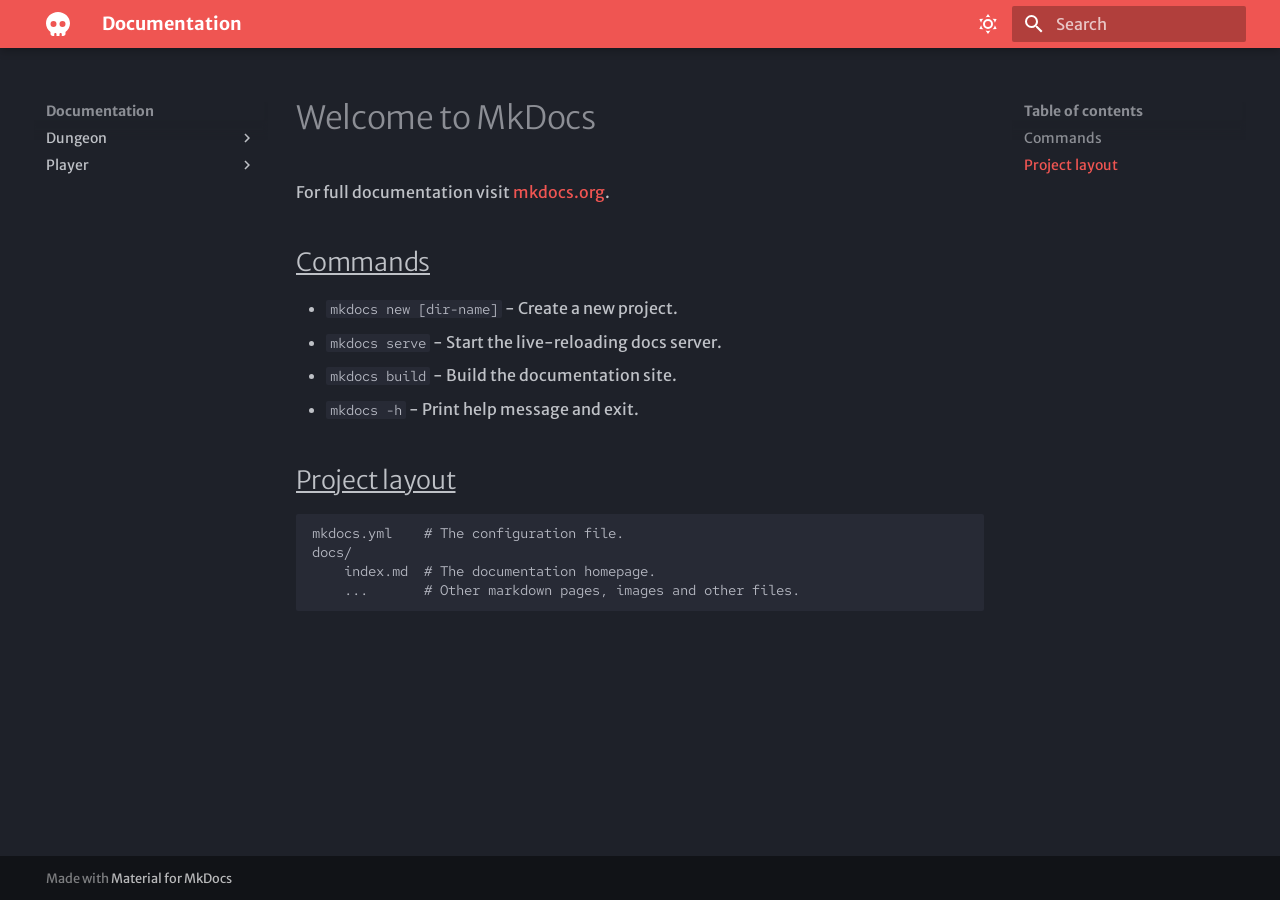
<file: index.html>
<!doctype html>
<html lang="en" class="no-js">
  <head>
    
      <meta charset="utf-8">
      <meta name="viewport" content="width=device-width,initial-scale=1">
      
      
      
        <link rel="canonical" href="https://main.site/">
      
      
      
      
        
      
      
      <link rel="icon" href="fontawesome/solid/skull">
      <meta name="generator" content="mkdocs-1.6.1, mkdocs-material-9.7.7">
    
    
      
        <title>Documentation</title>
      
    
    
      <link rel="stylesheet" href="assets/stylesheets/main.ec1eaa64.min.css">
      
        
        <link rel="stylesheet" href="assets/stylesheets/palette.ab4e12ef.min.css">
      
      


    
    
      
    
    
      
        
        
        <link rel="preconnect" href="https://fonts.gstatic.com" crossorigin>
        <link rel="stylesheet" href="https://fonts.googleapis.com/css?family=Merriweather+Sans:300,300i,400,400i,700,700i%7CRed+Hat+Mono:400,400i,700,700i&display=fallback">
        <style>:root{--md-text-font:"Merriweather Sans";--md-code-font:"Red Hat Mono"}</style>
      
    
    
      <link rel="stylesheet" href="extra.css">
    
    <script>__md_scope=new URL(".",location),__md_hash=e=>[...e].reduce(((e,_)=>(e<<5)-e+_.charCodeAt(0)),0),__md_get=(e,_=localStorage,t=__md_scope)=>JSON.parse(_.getItem(t.pathname+"."+e)),__md_set=(e,_,t=localStorage,a=__md_scope)=>{try{t.setItem(a.pathname+"."+e,JSON.stringify(_))}catch(e){}}</script>
    
      

    
    
  </head>
  
  
    
    
      
    
    
    
    
    <body dir="ltr" data-md-color-scheme="slate" data-md-color-primary="red" data-md-color-accent="indigo">
  
    
    <input class="md-toggle" data-md-toggle="drawer" type="checkbox" id="__drawer" autocomplete="off">
    <input class="md-toggle" data-md-toggle="search" type="checkbox" id="__search" autocomplete="off">
    <label class="md-overlay" for="__drawer"></label>
    <div data-md-component="skip">
      
        
        <a href="#welcome-to-mkdocs" class="md-skip">
          Skip to content
        </a>
      
    </div>
    <div data-md-component="announce">
      
    </div>
    
    
      

  

<header class="md-header md-header--shadow" data-md-component="header">
  <nav class="md-header__inner md-grid" aria-label="Header">
    <a href="." title="Documentation" class="md-header__button md-logo" aria-label="Documentation" data-md-component="logo">
      
  
  <svg xmlns="http://www.w3.org/2000/svg" viewBox="0 0 512 512"><!--! Font Awesome Free 7.1.0 by @fontawesome - https://fontawesome.com License - https://fontawesome.com/license/free (Icons: CC BY 4.0, Fonts: SIL OFL 1.1, Code: MIT License) Copyright 2025 Fonticons, Inc.--><path d="M416 427.4c58.5-44 96-111.6 96-187.4C512 107.5 397.4 0 256 0S0 107.5 0 240c0 75.8 37.5 143.4 96 187.4V464c0 26.5 21.5 48 48 48h32v-40c0-13.3 10.7-24 24-24s24 10.7 24 24v40h64v-40c0-13.3 10.7-24 24-24s24 10.7 24 24v40h32c26.5 0 48-21.5 48-48zM96 256a64 64 0 1 1 128 0 64 64 0 1 1-128 0m256-64a64 64 0 1 1 0 128 64 64 0 1 1 0-128"/></svg>

    </a>
    <label class="md-header__button md-icon" for="__drawer">
      
      <svg xmlns="http://www.w3.org/2000/svg" viewBox="0 0 24 24"><path d="M3 6h18v2H3zm0 5h18v2H3zm0 5h18v2H3z"/></svg>
    </label>
    <div class="md-header__title" data-md-component="header-title">
      <div class="md-header__ellipsis">
        <div class="md-header__topic">
          <span class="md-ellipsis">
            Documentation
          </span>
        </div>
        <div class="md-header__topic" data-md-component="header-topic">
          <span class="md-ellipsis">
            
              Welcome to MkDocs
            
          </span>
        </div>
      </div>
    </div>
    
      
        <form class="md-header__option" data-md-component="palette">
  
    
    
    
    <input class="md-option" data-md-color-media="" data-md-color-scheme="slate" data-md-color-primary="red" data-md-color-accent="indigo"  aria-label="Switch to light mode"  type="radio" name="__palette" id="__palette_0">
    
      <label class="md-header__button md-icon" title="Switch to light mode" for="__palette_1" hidden>
        <svg xmlns="http://www.w3.org/2000/svg" viewBox="0 0 24 24"><path d="M12 7a5 5 0 0 1 5 5 5 5 0 0 1-5 5 5 5 0 0 1-5-5 5 5 0 0 1 5-5m0 2a3 3 0 0 0-3 3 3 3 0 0 0 3 3 3 3 0 0 0 3-3 3 3 0 0 0-3-3m0-7 2.39 3.42C13.65 5.15 12.84 5 12 5s-1.65.15-2.39.42zM3.34 7l4.16-.35A7.2 7.2 0 0 0 5.94 8.5c-.44.74-.69 1.5-.83 2.29zm.02 10 1.76-3.77a7.131 7.131 0 0 0 2.38 4.14zM20.65 7l-1.77 3.79a7.02 7.02 0 0 0-2.38-4.15zm-.01 10-4.14.36c.59-.51 1.12-1.14 1.54-1.86.42-.73.69-1.5.83-2.29zM12 22l-2.41-3.44c.74.27 1.55.44 2.41.44.82 0 1.63-.17 2.37-.44z"/></svg>
      </label>
    
  
    
    
    
    <input class="md-option" data-md-color-media="" data-md-color-scheme="default" data-md-color-primary="red" data-md-color-accent="indigo"  aria-label="Switch to dark mode"  type="radio" name="__palette" id="__palette_1">
    
      <label class="md-header__button md-icon" title="Switch to dark mode" for="__palette_0" hidden>
        <svg xmlns="http://www.w3.org/2000/svg" viewBox="0 0 24 24"><path d="m17.75 4.09-2.53 1.94.91 3.06-2.63-1.81-2.63 1.81.91-3.06-2.53-1.94L12.44 4l1.06-3 1.06 3zm3.5 6.91-1.64 1.25.59 1.98-1.7-1.17-1.7 1.17.59-1.98L15.75 11l2.06-.05L18.5 9l.69 1.95zm-2.28 4.95c.83-.08 1.72 1.1 1.19 1.85-.32.45-.66.87-1.08 1.27C15.17 23 8.84 23 4.94 19.07c-3.91-3.9-3.91-10.24 0-14.14.4-.4.82-.76 1.27-1.08.75-.53 1.93.36 1.85 1.19-.27 2.86.69 5.83 2.89 8.02a9.96 9.96 0 0 0 8.02 2.89m-1.64 2.02a12.08 12.08 0 0 1-7.8-3.47c-2.17-2.19-3.33-5-3.49-7.82-2.81 3.14-2.7 7.96.31 10.98 3.02 3.01 7.84 3.12 10.98.31"/></svg>
      </label>
    
  
</form>
      
    
    
      <script>var palette=__md_get("__palette");if(palette&&palette.color){if("(prefers-color-scheme)"===palette.color.media){var media=matchMedia("(prefers-color-scheme: light)"),input=document.querySelector(media.matches?"[data-md-color-media='(prefers-color-scheme: light)']":"[data-md-color-media='(prefers-color-scheme: dark)']");palette.color.media=input.getAttribute("data-md-color-media"),palette.color.scheme=input.getAttribute("data-md-color-scheme"),palette.color.primary=input.getAttribute("data-md-color-primary"),palette.color.accent=input.getAttribute("data-md-color-accent")}for(var[key,value]of Object.entries(palette.color))document.body.setAttribute("data-md-color-"+key,value)}</script>
    
    
    
      
      
        <label class="md-header__button md-icon" for="__search">
          
          <svg xmlns="http://www.w3.org/2000/svg" viewBox="0 0 24 24"><path d="M9.5 3A6.5 6.5 0 0 1 16 9.5c0 1.61-.59 3.09-1.56 4.23l.27.27h.79l5 5-1.5 1.5-5-5v-.79l-.27-.27A6.52 6.52 0 0 1 9.5 16 6.5 6.5 0 0 1 3 9.5 6.5 6.5 0 0 1 9.5 3m0 2C7 5 5 7 5 9.5S7 14 9.5 14 14 12 14 9.5 12 5 9.5 5"/></svg>
        </label>
        <div class="md-search" data-md-component="search" role="dialog">
  <label class="md-search__overlay" for="__search"></label>
  <div class="md-search__inner" role="search">
    <form class="md-search__form" name="search">
      <input type="text" class="md-search__input" name="query" aria-label="Search" placeholder="Search" autocapitalize="off" autocorrect="off" autocomplete="off" spellcheck="false" data-md-component="search-query" required>
      <label class="md-search__icon md-icon" for="__search">
        
        <svg xmlns="http://www.w3.org/2000/svg" viewBox="0 0 24 24"><path d="M9.5 3A6.5 6.5 0 0 1 16 9.5c0 1.61-.59 3.09-1.56 4.23l.27.27h.79l5 5-1.5 1.5-5-5v-.79l-.27-.27A6.52 6.52 0 0 1 9.5 16 6.5 6.5 0 0 1 3 9.5 6.5 6.5 0 0 1 9.5 3m0 2C7 5 5 7 5 9.5S7 14 9.5 14 14 12 14 9.5 12 5 9.5 5"/></svg>
        
        <svg xmlns="http://www.w3.org/2000/svg" viewBox="0 0 24 24"><path d="M20 11v2H8l5.5 5.5-1.42 1.42L4.16 12l7.92-7.92L13.5 5.5 8 11z"/></svg>
      </label>
      <nav class="md-search__options" aria-label="Search">
        
        <button type="reset" class="md-search__icon md-icon" title="Clear" aria-label="Clear" tabindex="-1">
          
          <svg xmlns="http://www.w3.org/2000/svg" viewBox="0 0 24 24"><path d="M19 6.41 17.59 5 12 10.59 6.41 5 5 6.41 10.59 12 5 17.59 6.41 19 12 13.41 17.59 19 19 17.59 13.41 12z"/></svg>
        </button>
      </nav>
      
    </form>
    <div class="md-search__output">
      <div class="md-search__scrollwrap" tabindex="0" data-md-scrollfix>
        <div class="md-search-result" data-md-component="search-result">
          <div class="md-search-result__meta">
            Initializing search
          </div>
          <ol class="md-search-result__list" role="presentation"></ol>
        </div>
      </div>
    </div>
  </div>
</div>
      
    
    
  </nav>
  
</header>
    
    <div class="md-container" data-md-component="container">
      
      
        
          
        
      
      <main class="md-main" data-md-component="main">
        <div class="md-main__inner md-grid">
          
            
              
              <div class="md-sidebar md-sidebar--primary" data-md-component="sidebar" data-md-type="navigation" >
                <div class="md-sidebar__scrollwrap">
                  <div class="md-sidebar__inner">
                    



<nav class="md-nav md-nav--primary" aria-label="Navigation" data-md-level="0">
  <label class="md-nav__title" for="__drawer">
    <a href="." title="Documentation" class="md-nav__button md-logo" aria-label="Documentation" data-md-component="logo">
      
  
  <svg xmlns="http://www.w3.org/2000/svg" viewBox="0 0 512 512"><!--! Font Awesome Free 7.1.0 by @fontawesome - https://fontawesome.com License - https://fontawesome.com/license/free (Icons: CC BY 4.0, Fonts: SIL OFL 1.1, Code: MIT License) Copyright 2025 Fonticons, Inc.--><path d="M416 427.4c58.5-44 96-111.6 96-187.4C512 107.5 397.4 0 256 0S0 107.5 0 240c0 75.8 37.5 143.4 96 187.4V464c0 26.5 21.5 48 48 48h32v-40c0-13.3 10.7-24 24-24s24 10.7 24 24v40h64v-40c0-13.3 10.7-24 24-24s24 10.7 24 24v40h32c26.5 0 48-21.5 48-48zM96 256a64 64 0 1 1 128 0 64 64 0 1 1-128 0m256-64a64 64 0 1 1 0 128 64 64 0 1 1 0-128"/></svg>

    </a>
    Documentation
  </label>
  
  <ul class="md-nav__list" data-md-scrollfix>
    
      
      
  
  
  
  
    
    
      
        
          
        
      
        
      
        
      
        
      
        
      
    
    
    
    
    <li class="md-nav__item md-nav__item--nested">
      
        
        
        <input class="md-nav__toggle md-toggle " type="checkbox" id="__nav_1" >
        
          
          <div class="md-nav__link md-nav__container">
            <a href="dungeon/" class="md-nav__link ">
              
  
  
  <span class="md-ellipsis">
    
  
    Dungeon
  

    
  </span>
  
  

            </a>
            
              
              <label class="md-nav__link " for="__nav_1" id="__nav_1_label" tabindex="0">
                <span class="md-nav__icon md-icon"></span>
              </label>
            
          </div>
        
        <nav class="md-nav" data-md-level="1" aria-labelledby="__nav_1_label" aria-expanded="false">
          <label class="md-nav__title" for="__nav_1">
            <span class="md-nav__icon md-icon"></span>
            
  
    Dungeon
  

          </label>
          <ul class="md-nav__list" data-md-scrollfix>
            
              
            
              
                
  
  
  
  
    <li class="md-nav__item">
      <a href="dungeon/dungeon_data/" class="md-nav__link">
        
  
  
  <span class="md-ellipsis">
    
  
    Data
  

    
  </span>
  
  

      </a>
    </li>
  

              
            
              
                
  
  
  
  
    <li class="md-nav__item">
      <a href="dungeon/dungeon_generator/" class="md-nav__link">
        
  
  
  <span class="md-ellipsis">
    
  
    Generator
  

    
  </span>
  
  

      </a>
    </li>
  

              
            
              
                
  
  
  
  
    <li class="md-nav__item">
      <a href="dungeon/dungeon_node/" class="md-nav__link">
        
  
  
  <span class="md-ellipsis">
    
  
    Node
  

    
  </span>
  
  

      </a>
    </li>
  

              
            
              
                
  
  
  
  
    <li class="md-nav__item">
      <a href="dungeon/dungeon_cell/" class="md-nav__link">
        
  
  
  <span class="md-ellipsis">
    
  
    Cell
  

    
  </span>
  
  

      </a>
    </li>
  

              
            
          </ul>
        </nav>
      
    </li>
  

    
      
      
  
  
  
  
    
    
      
        
          
        
      
        
      
        
      
        
      
    
    
    
    
    <li class="md-nav__item md-nav__item--nested">
      
        
        
        <input class="md-nav__toggle md-toggle " type="checkbox" id="__nav_2" >
        
          
          <div class="md-nav__link md-nav__container">
            <a href="player/" class="md-nav__link ">
              
  
  
  <span class="md-ellipsis">
    
  
    Player
  

    
  </span>
  
  

            </a>
            
              
              <label class="md-nav__link " for="__nav_2" id="__nav_2_label" tabindex="0">
                <span class="md-nav__icon md-icon"></span>
              </label>
            
          </div>
        
        <nav class="md-nav" data-md-level="1" aria-labelledby="__nav_2_label" aria-expanded="false">
          <label class="md-nav__title" for="__nav_2">
            <span class="md-nav__icon md-icon"></span>
            
  
    Player
  

          </label>
          <ul class="md-nav__list" data-md-scrollfix>
            
              
            
              
                
  
  
  
  
    <li class="md-nav__item">
      <a href="player/player_data/" class="md-nav__link">
        
  
  
  <span class="md-ellipsis">
    
  
    Data
  

    
  </span>
  
  

      </a>
    </li>
  

              
            
              
                
  
  
  
  
    <li class="md-nav__item">
      <a href="player/player_character/" class="md-nav__link">
        
  
  
  <span class="md-ellipsis">
    
  
    Character
  

    
  </span>
  
  

      </a>
    </li>
  

              
            
              
                
  
  
  
  
    
    
      
        
          
        
      
        
      
        
      
    
    
    
    
    <li class="md-nav__item md-nav__item--nested">
      
        
        
        <input class="md-nav__toggle md-toggle " type="checkbox" id="__nav_2_4" >
        
          
          <div class="md-nav__link md-nav__container">
            <a href="player/limb/" class="md-nav__link ">
              
  
  
  <span class="md-ellipsis">
    
  
    Limb
  

    
  </span>
  
  

            </a>
            
              
              <label class="md-nav__link " for="__nav_2_4" id="__nav_2_4_label" tabindex="0">
                <span class="md-nav__icon md-icon"></span>
              </label>
            
          </div>
        
        <nav class="md-nav" data-md-level="2" aria-labelledby="__nav_2_4_label" aria-expanded="false">
          <label class="md-nav__title" for="__nav_2_4">
            <span class="md-nav__icon md-icon"></span>
            
  
    Limb
  

          </label>
          <ul class="md-nav__list" data-md-scrollfix>
            
              
            
              
                
  
  
  
  
    <li class="md-nav__item">
      <a href="player/limb/limb_data/" class="md-nav__link">
        
  
  
  <span class="md-ellipsis">
    
  
    Data
  

    
  </span>
  
  

      </a>
    </li>
  

              
            
              
                
  
  
  
  
    <li class="md-nav__item">
      <a href="player/limb/limb_node/" class="md-nav__link">
        
  
  
  <span class="md-ellipsis">
    
  
    Node
  

    
  </span>
  
  

      </a>
    </li>
  

              
            
          </ul>
        </nav>
      
    </li>
  

              
            
          </ul>
        </nav>
      
    </li>
  

    
  </ul>
</nav>
                  </div>
                </div>
              </div>
            
            
              
              <div class="md-sidebar md-sidebar--secondary" data-md-component="sidebar" data-md-type="toc" >
                <div class="md-sidebar__scrollwrap">
                  <div class="md-sidebar__inner">
                    

<nav class="md-nav md-nav--secondary" aria-label="Table of contents">
  
  
  
    
  
  
    <label class="md-nav__title" for="__toc">
      <span class="md-nav__icon md-icon"></span>
      Table of contents
    </label>
    <ul class="md-nav__list" data-md-component="toc" data-md-scrollfix>
      
        <li class="md-nav__item">
  <a href="#commands" class="md-nav__link">
    <span class="md-ellipsis">
      
        Commands
      
    </span>
  </a>
  
</li>
      
        <li class="md-nav__item">
  <a href="#project-layout" class="md-nav__link">
    <span class="md-ellipsis">
      
        Project layout
      
    </span>
  </a>
  
</li>
      
    </ul>
  
</nav>
                  </div>
                </div>
              </div>
            
          
          
            <div class="md-content" data-md-component="content">
              
              <article class="md-content__inner md-typeset">
                
                  



<h1 id="welcome-to-mkdocs">Welcome to MkDocs</h1>
<p>For full documentation visit <a href="https://www.mkdocs.org">mkdocs.org</a>.</p>
<h2 id="commands">Commands</h2>
<ul>
<li><code>mkdocs new [dir-name]</code> - Create a new project.</li>
<li><code>mkdocs serve</code> - Start the live-reloading docs server.</li>
<li><code>mkdocs build</code> - Build the documentation site.</li>
<li><code>mkdocs -h</code> - Print help message and exit.</li>
</ul>
<h2 id="project-layout">Project layout</h2>
<div class="language-text highlight"><pre><span></span><code>mkdocs.yml    # The configuration file.
docs/
    index.md  # The documentation homepage.
    ...       # Other markdown pages, images and other files.
</code></pre></div>












                
              </article>
            </div>
          
          
<script>var target=document.getElementById(location.hash.slice(1));target&&target.name&&(target.checked=target.name.startsWith("__tabbed_"))</script>
        </div>
        
      </main>
      
        <footer class="md-footer">
  
    
  
  <div class="md-footer-meta md-typeset">
    <div class="md-footer-meta__inner md-grid">
      <div class="md-copyright">
  
  
    Made with
    <a href="https://squidfunk.github.io/mkdocs-material/" target="_blank" rel="noopener">
      Material for MkDocs
    </a>
  
</div>
      
    </div>
  </div>
</footer>
      
    </div>
    <div class="md-dialog" data-md-component="dialog">
      <div class="md-dialog__inner md-typeset"></div>
    </div>
    
    
    
      
      
      <script id="__config" type="application/json">{"annotate": null, "base": ".", "features": ["navigation.indexes", "navigation.footer"], "search": "assets/javascripts/workers/search.2c215733.min.js", "tags": null, "translations": {"clipboard.copied": "Copied to clipboard", "clipboard.copy": "Copy to clipboard", "search.result.more.one": "1 more on this page", "search.result.more.other": "# more on this page", "search.result.none": "No matching documents", "search.result.one": "1 matching document", "search.result.other": "# matching documents", "search.result.placeholder": "Type to start searching", "search.result.term.missing": "Missing", "select.version": "Select version"}, "version": null}</script>
    
    
      <script src="assets/javascripts/bundle.d7400e89.min.js"></script>
      
    
  </body>
</html>
</file>
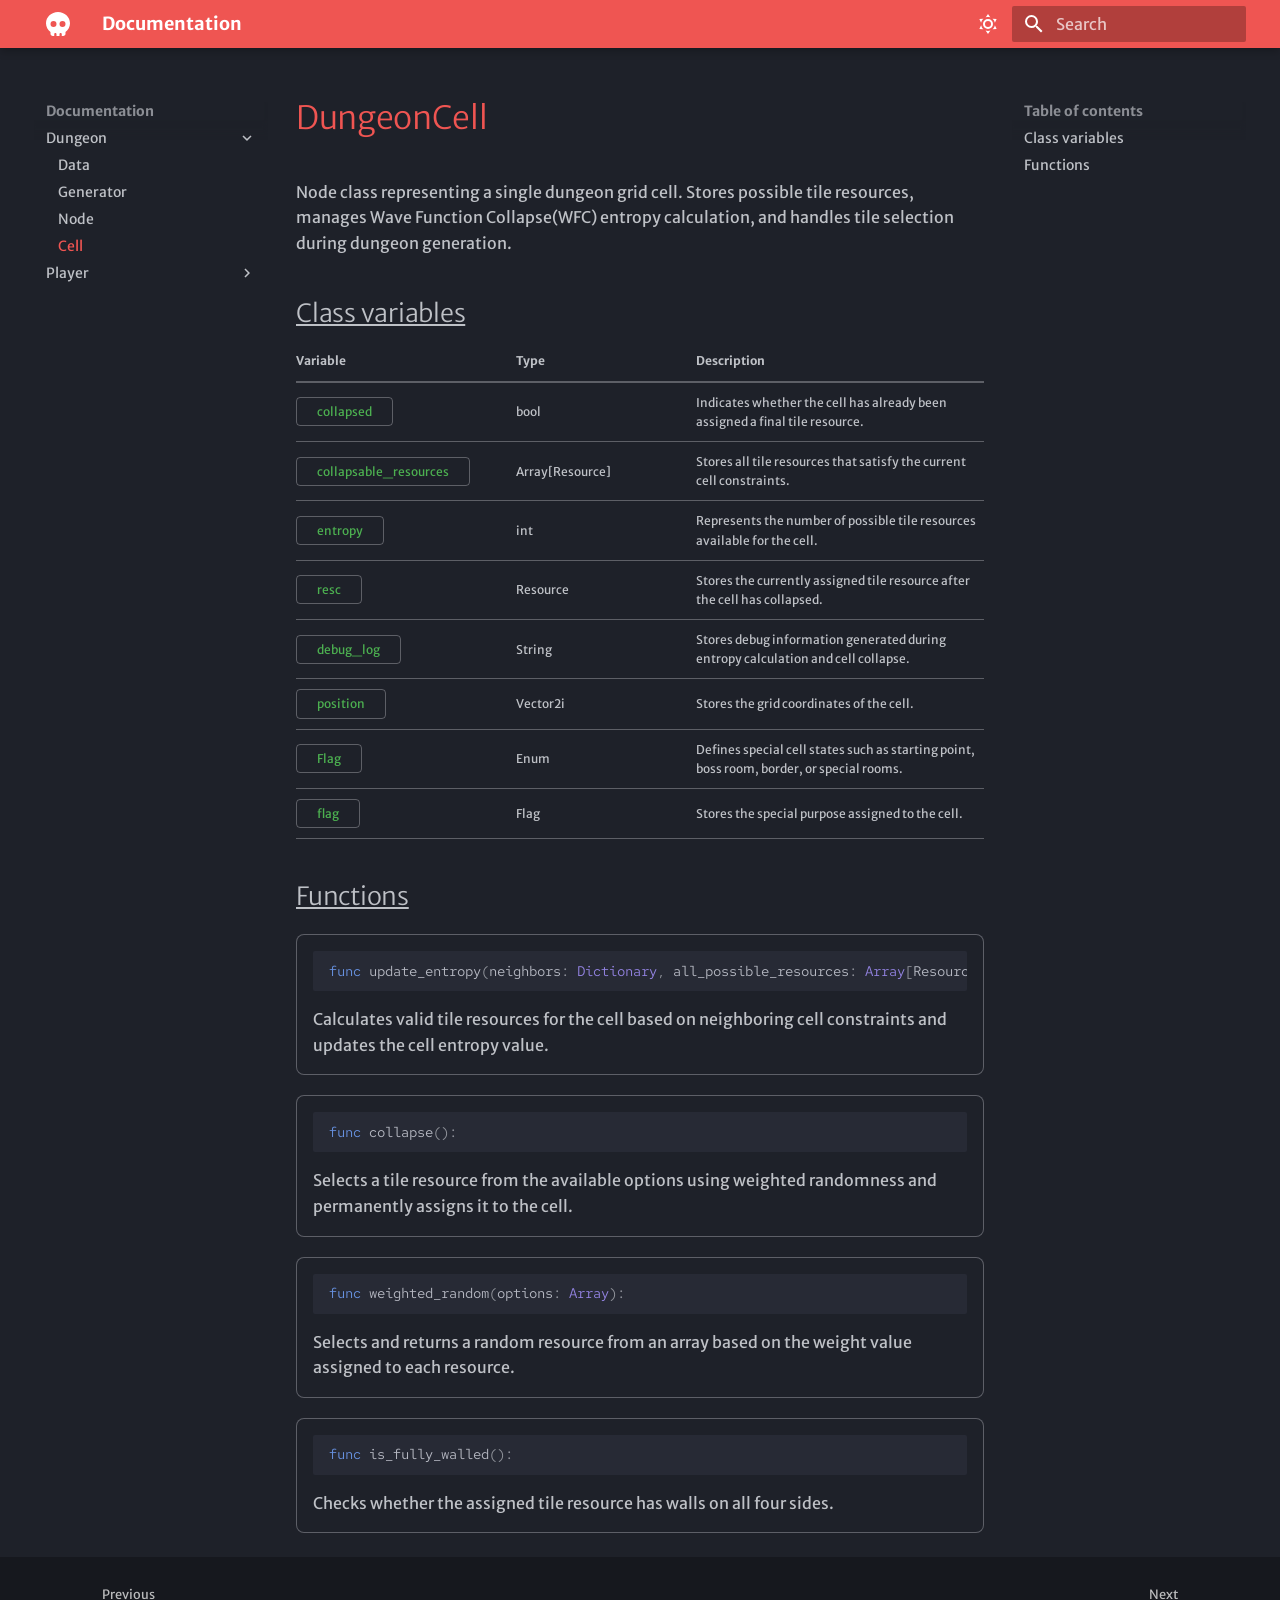
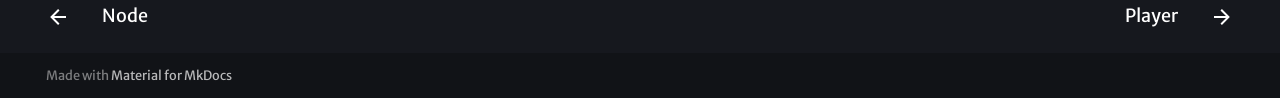
<file: dungeon/dungeon_cell/index.html>
<!doctype html>
<html lang="en" class="no-js">
  <head>
    
      <meta charset="utf-8">
      <meta name="viewport" content="width=device-width,initial-scale=1">
      
      
      
        <link rel="canonical" href="https://main.site/dungeon/dungeon_cell/">
      
      
        <link rel="prev" href="../dungeon_node/">
      
      
        <link rel="next" href="../../player/">
      
      
        
      
      
      <link rel="icon" href="../../fontawesome/solid/skull">
      <meta name="generator" content="mkdocs-1.6.1, mkdocs-material-9.7.7">
    
    
      
        <title>Cell - Documentation</title>
      
    
    
      <link rel="stylesheet" href="../../assets/stylesheets/main.ec1eaa64.min.css">
      
        
        <link rel="stylesheet" href="../../assets/stylesheets/palette.ab4e12ef.min.css">
      
      


    
    
      
    
    
      
        
        
        <link rel="preconnect" href="https://fonts.gstatic.com" crossorigin>
        <link rel="stylesheet" href="https://fonts.googleapis.com/css?family=Merriweather+Sans:300,300i,400,400i,700,700i%7CRed+Hat+Mono:400,400i,700,700i&display=fallback">
        <style>:root{--md-text-font:"Merriweather Sans";--md-code-font:"Red Hat Mono"}</style>
      
    
    
      <link rel="stylesheet" href="../../extra.css">
    
    <script>__md_scope=new URL("../..",location),__md_hash=e=>[...e].reduce(((e,_)=>(e<<5)-e+_.charCodeAt(0)),0),__md_get=(e,_=localStorage,t=__md_scope)=>JSON.parse(_.getItem(t.pathname+"."+e)),__md_set=(e,_,t=localStorage,a=__md_scope)=>{try{t.setItem(a.pathname+"."+e,JSON.stringify(_))}catch(e){}}</script>
    
      

    
    
  </head>
  
  
    
    
      
    
    
    
    
    <body dir="ltr" data-md-color-scheme="slate" data-md-color-primary="red" data-md-color-accent="indigo">
  
    
    <input class="md-toggle" data-md-toggle="drawer" type="checkbox" id="__drawer" autocomplete="off">
    <input class="md-toggle" data-md-toggle="search" type="checkbox" id="__search" autocomplete="off">
    <label class="md-overlay" for="__drawer"></label>
    <div data-md-component="skip">
      
        
        <a href="#dungeoncell" class="md-skip">
          Skip to content
        </a>
      
    </div>
    <div data-md-component="announce">
      
    </div>
    
    
      

  

<header class="md-header md-header--shadow" data-md-component="header">
  <nav class="md-header__inner md-grid" aria-label="Header">
    <a href="../.." title="Documentation" class="md-header__button md-logo" aria-label="Documentation" data-md-component="logo">
      
  
  <svg xmlns="http://www.w3.org/2000/svg" viewBox="0 0 512 512"><!--! Font Awesome Free 7.1.0 by @fontawesome - https://fontawesome.com License - https://fontawesome.com/license/free (Icons: CC BY 4.0, Fonts: SIL OFL 1.1, Code: MIT License) Copyright 2025 Fonticons, Inc.--><path d="M416 427.4c58.5-44 96-111.6 96-187.4C512 107.5 397.4 0 256 0S0 107.5 0 240c0 75.8 37.5 143.4 96 187.4V464c0 26.5 21.5 48 48 48h32v-40c0-13.3 10.7-24 24-24s24 10.7 24 24v40h64v-40c0-13.3 10.7-24 24-24s24 10.7 24 24v40h32c26.5 0 48-21.5 48-48zM96 256a64 64 0 1 1 128 0 64 64 0 1 1-128 0m256-64a64 64 0 1 1 0 128 64 64 0 1 1 0-128"/></svg>

    </a>
    <label class="md-header__button md-icon" for="__drawer">
      
      <svg xmlns="http://www.w3.org/2000/svg" viewBox="0 0 24 24"><path d="M3 6h18v2H3zm0 5h18v2H3zm0 5h18v2H3z"/></svg>
    </label>
    <div class="md-header__title" data-md-component="header-title">
      <div class="md-header__ellipsis">
        <div class="md-header__topic">
          <span class="md-ellipsis">
            Documentation
          </span>
        </div>
        <div class="md-header__topic" data-md-component="header-topic">
          <span class="md-ellipsis">
            
              Cell
            
          </span>
        </div>
      </div>
    </div>
    
      
        <form class="md-header__option" data-md-component="palette">
  
    
    
    
    <input class="md-option" data-md-color-media="" data-md-color-scheme="slate" data-md-color-primary="red" data-md-color-accent="indigo"  aria-label="Switch to light mode"  type="radio" name="__palette" id="__palette_0">
    
      <label class="md-header__button md-icon" title="Switch to light mode" for="__palette_1" hidden>
        <svg xmlns="http://www.w3.org/2000/svg" viewBox="0 0 24 24"><path d="M12 7a5 5 0 0 1 5 5 5 5 0 0 1-5 5 5 5 0 0 1-5-5 5 5 0 0 1 5-5m0 2a3 3 0 0 0-3 3 3 3 0 0 0 3 3 3 3 0 0 0 3-3 3 3 0 0 0-3-3m0-7 2.39 3.42C13.65 5.15 12.84 5 12 5s-1.65.15-2.39.42zM3.34 7l4.16-.35A7.2 7.2 0 0 0 5.94 8.5c-.44.74-.69 1.5-.83 2.29zm.02 10 1.76-3.77a7.131 7.131 0 0 0 2.38 4.14zM20.65 7l-1.77 3.79a7.02 7.02 0 0 0-2.38-4.15zm-.01 10-4.14.36c.59-.51 1.12-1.14 1.54-1.86.42-.73.69-1.5.83-2.29zM12 22l-2.41-3.44c.74.27 1.55.44 2.41.44.82 0 1.63-.17 2.37-.44z"/></svg>
      </label>
    
  
    
    
    
    <input class="md-option" data-md-color-media="" data-md-color-scheme="default" data-md-color-primary="red" data-md-color-accent="indigo"  aria-label="Switch to dark mode"  type="radio" name="__palette" id="__palette_1">
    
      <label class="md-header__button md-icon" title="Switch to dark mode" for="__palette_0" hidden>
        <svg xmlns="http://www.w3.org/2000/svg" viewBox="0 0 24 24"><path d="m17.75 4.09-2.53 1.94.91 3.06-2.63-1.81-2.63 1.81.91-3.06-2.53-1.94L12.44 4l1.06-3 1.06 3zm3.5 6.91-1.64 1.25.59 1.98-1.7-1.17-1.7 1.17.59-1.98L15.75 11l2.06-.05L18.5 9l.69 1.95zm-2.28 4.95c.83-.08 1.72 1.1 1.19 1.85-.32.45-.66.87-1.08 1.27C15.17 23 8.84 23 4.94 19.07c-3.91-3.9-3.91-10.24 0-14.14.4-.4.82-.76 1.27-1.08.75-.53 1.93.36 1.85 1.19-.27 2.86.69 5.83 2.89 8.02a9.96 9.96 0 0 0 8.02 2.89m-1.64 2.02a12.08 12.08 0 0 1-7.8-3.47c-2.17-2.19-3.33-5-3.49-7.82-2.81 3.14-2.7 7.96.31 10.98 3.02 3.01 7.84 3.12 10.98.31"/></svg>
      </label>
    
  
</form>
      
    
    
      <script>var palette=__md_get("__palette");if(palette&&palette.color){if("(prefers-color-scheme)"===palette.color.media){var media=matchMedia("(prefers-color-scheme: light)"),input=document.querySelector(media.matches?"[data-md-color-media='(prefers-color-scheme: light)']":"[data-md-color-media='(prefers-color-scheme: dark)']");palette.color.media=input.getAttribute("data-md-color-media"),palette.color.scheme=input.getAttribute("data-md-color-scheme"),palette.color.primary=input.getAttribute("data-md-color-primary"),palette.color.accent=input.getAttribute("data-md-color-accent")}for(var[key,value]of Object.entries(palette.color))document.body.setAttribute("data-md-color-"+key,value)}</script>
    
    
    
      
      
        <label class="md-header__button md-icon" for="__search">
          
          <svg xmlns="http://www.w3.org/2000/svg" viewBox="0 0 24 24"><path d="M9.5 3A6.5 6.5 0 0 1 16 9.5c0 1.61-.59 3.09-1.56 4.23l.27.27h.79l5 5-1.5 1.5-5-5v-.79l-.27-.27A6.52 6.52 0 0 1 9.5 16 6.5 6.5 0 0 1 3 9.5 6.5 6.5 0 0 1 9.5 3m0 2C7 5 5 7 5 9.5S7 14 9.5 14 14 12 14 9.5 12 5 9.5 5"/></svg>
        </label>
        <div class="md-search" data-md-component="search" role="dialog">
  <label class="md-search__overlay" for="__search"></label>
  <div class="md-search__inner" role="search">
    <form class="md-search__form" name="search">
      <input type="text" class="md-search__input" name="query" aria-label="Search" placeholder="Search" autocapitalize="off" autocorrect="off" autocomplete="off" spellcheck="false" data-md-component="search-query" required>
      <label class="md-search__icon md-icon" for="__search">
        
        <svg xmlns="http://www.w3.org/2000/svg" viewBox="0 0 24 24"><path d="M9.5 3A6.5 6.5 0 0 1 16 9.5c0 1.61-.59 3.09-1.56 4.23l.27.27h.79l5 5-1.5 1.5-5-5v-.79l-.27-.27A6.52 6.52 0 0 1 9.5 16 6.5 6.5 0 0 1 3 9.5 6.5 6.5 0 0 1 9.5 3m0 2C7 5 5 7 5 9.5S7 14 9.5 14 14 12 14 9.5 12 5 9.5 5"/></svg>
        
        <svg xmlns="http://www.w3.org/2000/svg" viewBox="0 0 24 24"><path d="M20 11v2H8l5.5 5.5-1.42 1.42L4.16 12l7.92-7.92L13.5 5.5 8 11z"/></svg>
      </label>
      <nav class="md-search__options" aria-label="Search">
        
        <button type="reset" class="md-search__icon md-icon" title="Clear" aria-label="Clear" tabindex="-1">
          
          <svg xmlns="http://www.w3.org/2000/svg" viewBox="0 0 24 24"><path d="M19 6.41 17.59 5 12 10.59 6.41 5 5 6.41 10.59 12 5 17.59 6.41 19 12 13.41 17.59 19 19 17.59 13.41 12z"/></svg>
        </button>
      </nav>
      
    </form>
    <div class="md-search__output">
      <div class="md-search__scrollwrap" tabindex="0" data-md-scrollfix>
        <div class="md-search-result" data-md-component="search-result">
          <div class="md-search-result__meta">
            Initializing search
          </div>
          <ol class="md-search-result__list" role="presentation"></ol>
        </div>
      </div>
    </div>
  </div>
</div>
      
    
    
  </nav>
  
</header>
    
    <div class="md-container" data-md-component="container">
      
      
        
          
        
      
      <main class="md-main" data-md-component="main">
        <div class="md-main__inner md-grid">
          
            
              
              <div class="md-sidebar md-sidebar--primary" data-md-component="sidebar" data-md-type="navigation" >
                <div class="md-sidebar__scrollwrap">
                  <div class="md-sidebar__inner">
                    



<nav class="md-nav md-nav--primary" aria-label="Navigation" data-md-level="0">
  <label class="md-nav__title" for="__drawer">
    <a href="../.." title="Documentation" class="md-nav__button md-logo" aria-label="Documentation" data-md-component="logo">
      
  
  <svg xmlns="http://www.w3.org/2000/svg" viewBox="0 0 512 512"><!--! Font Awesome Free 7.1.0 by @fontawesome - https://fontawesome.com License - https://fontawesome.com/license/free (Icons: CC BY 4.0, Fonts: SIL OFL 1.1, Code: MIT License) Copyright 2025 Fonticons, Inc.--><path d="M416 427.4c58.5-44 96-111.6 96-187.4C512 107.5 397.4 0 256 0S0 107.5 0 240c0 75.8 37.5 143.4 96 187.4V464c0 26.5 21.5 48 48 48h32v-40c0-13.3 10.7-24 24-24s24 10.7 24 24v40h64v-40c0-13.3 10.7-24 24-24s24 10.7 24 24v40h32c26.5 0 48-21.5 48-48zM96 256a64 64 0 1 1 128 0 64 64 0 1 1-128 0m256-64a64 64 0 1 1 0 128 64 64 0 1 1 0-128"/></svg>

    </a>
    Documentation
  </label>
  
  <ul class="md-nav__list" data-md-scrollfix>
    
      
      
  
  
    
  
  
  
    
    
      
        
          
        
      
        
      
        
      
        
      
        
      
    
    
    
    
    <li class="md-nav__item md-nav__item--active md-nav__item--nested">
      
        
        
        <input class="md-nav__toggle md-toggle " type="checkbox" id="__nav_1" checked>
        
          
          <div class="md-nav__link md-nav__container">
            <a href="../" class="md-nav__link ">
              
  
  
  <span class="md-ellipsis">
    
  
    Dungeon
  

    
  </span>
  
  

            </a>
            
              
              <label class="md-nav__link " for="__nav_1" id="__nav_1_label" tabindex="0">
                <span class="md-nav__icon md-icon"></span>
              </label>
            
          </div>
        
        <nav class="md-nav" data-md-level="1" aria-labelledby="__nav_1_label" aria-expanded="true">
          <label class="md-nav__title" for="__nav_1">
            <span class="md-nav__icon md-icon"></span>
            
  
    Dungeon
  

          </label>
          <ul class="md-nav__list" data-md-scrollfix>
            
              
            
              
                
  
  
  
  
    <li class="md-nav__item">
      <a href="../dungeon_data/" class="md-nav__link">
        
  
  
  <span class="md-ellipsis">
    
  
    Data
  

    
  </span>
  
  

      </a>
    </li>
  

              
            
              
                
  
  
  
  
    <li class="md-nav__item">
      <a href="../dungeon_generator/" class="md-nav__link">
        
  
  
  <span class="md-ellipsis">
    
  
    Generator
  

    
  </span>
  
  

      </a>
    </li>
  

              
            
              
                
  
  
  
  
    <li class="md-nav__item">
      <a href="../dungeon_node/" class="md-nav__link">
        
  
  
  <span class="md-ellipsis">
    
  
    Node
  

    
  </span>
  
  

      </a>
    </li>
  

              
            
              
                
  
  
    
  
  
  
    <li class="md-nav__item md-nav__item--active">
      
      <input class="md-nav__toggle md-toggle" type="checkbox" id="__toc">
      
      
        
      
      
        <label class="md-nav__link md-nav__link--active" for="__toc">
          
  
  
  <span class="md-ellipsis">
    
  
    Cell
  

    
  </span>
  
  

          <span class="md-nav__icon md-icon"></span>
        </label>
      
      <a href="./" class="md-nav__link md-nav__link--active">
        
  
  
  <span class="md-ellipsis">
    
  
    Cell
  

    
  </span>
  
  

      </a>
      
        

<nav class="md-nav md-nav--secondary" aria-label="Table of contents">
  
  
  
    
  
  
    <label class="md-nav__title" for="__toc">
      <span class="md-nav__icon md-icon"></span>
      Table of contents
    </label>
    <ul class="md-nav__list" data-md-component="toc" data-md-scrollfix>
      
        <li class="md-nav__item">
  <a href="#class-variables" class="md-nav__link">
    <span class="md-ellipsis">
      
        Class variables
      
    </span>
  </a>
  
</li>
      
        <li class="md-nav__item">
  <a href="#functions" class="md-nav__link">
    <span class="md-ellipsis">
      
        Functions
      
    </span>
  </a>
  
</li>
      
    </ul>
  
</nav>
      
    </li>
  

              
            
          </ul>
        </nav>
      
    </li>
  

    
      
      
  
  
  
  
    
    
      
        
          
        
      
        
      
        
      
        
      
    
    
    
    
    <li class="md-nav__item md-nav__item--nested">
      
        
        
        <input class="md-nav__toggle md-toggle " type="checkbox" id="__nav_2" >
        
          
          <div class="md-nav__link md-nav__container">
            <a href="../../player/" class="md-nav__link ">
              
  
  
  <span class="md-ellipsis">
    
  
    Player
  

    
  </span>
  
  

            </a>
            
              
              <label class="md-nav__link " for="__nav_2" id="__nav_2_label" tabindex="0">
                <span class="md-nav__icon md-icon"></span>
              </label>
            
          </div>
        
        <nav class="md-nav" data-md-level="1" aria-labelledby="__nav_2_label" aria-expanded="false">
          <label class="md-nav__title" for="__nav_2">
            <span class="md-nav__icon md-icon"></span>
            
  
    Player
  

          </label>
          <ul class="md-nav__list" data-md-scrollfix>
            
              
            
              
                
  
  
  
  
    <li class="md-nav__item">
      <a href="../../player/player_data/" class="md-nav__link">
        
  
  
  <span class="md-ellipsis">
    
  
    Data
  

    
  </span>
  
  

      </a>
    </li>
  

              
            
              
                
  
  
  
  
    <li class="md-nav__item">
      <a href="../../player/player_character/" class="md-nav__link">
        
  
  
  <span class="md-ellipsis">
    
  
    Character
  

    
  </span>
  
  

      </a>
    </li>
  

              
            
              
                
  
  
  
  
    
    
      
        
          
        
      
        
      
        
      
    
    
    
    
    <li class="md-nav__item md-nav__item--nested">
      
        
        
        <input class="md-nav__toggle md-toggle " type="checkbox" id="__nav_2_4" >
        
          
          <div class="md-nav__link md-nav__container">
            <a href="../../player/limb/" class="md-nav__link ">
              
  
  
  <span class="md-ellipsis">
    
  
    Limb
  

    
  </span>
  
  

            </a>
            
              
              <label class="md-nav__link " for="__nav_2_4" id="__nav_2_4_label" tabindex="0">
                <span class="md-nav__icon md-icon"></span>
              </label>
            
          </div>
        
        <nav class="md-nav" data-md-level="2" aria-labelledby="__nav_2_4_label" aria-expanded="false">
          <label class="md-nav__title" for="__nav_2_4">
            <span class="md-nav__icon md-icon"></span>
            
  
    Limb
  

          </label>
          <ul class="md-nav__list" data-md-scrollfix>
            
              
            
              
                
  
  
  
  
    <li class="md-nav__item">
      <a href="../../player/limb/limb_data/" class="md-nav__link">
        
  
  
  <span class="md-ellipsis">
    
  
    Data
  

    
  </span>
  
  

      </a>
    </li>
  

              
            
              
                
  
  
  
  
    <li class="md-nav__item">
      <a href="../../player/limb/limb_node/" class="md-nav__link">
        
  
  
  <span class="md-ellipsis">
    
  
    Node
  

    
  </span>
  
  

      </a>
    </li>
  

              
            
          </ul>
        </nav>
      
    </li>
  

              
            
          </ul>
        </nav>
      
    </li>
  

    
  </ul>
</nav>
                  </div>
                </div>
              </div>
            
            
              
              <div class="md-sidebar md-sidebar--secondary" data-md-component="sidebar" data-md-type="toc" >
                <div class="md-sidebar__scrollwrap">
                  <div class="md-sidebar__inner">
                    

<nav class="md-nav md-nav--secondary" aria-label="Table of contents">
  
  
  
    
  
  
    <label class="md-nav__title" for="__toc">
      <span class="md-nav__icon md-icon"></span>
      Table of contents
    </label>
    <ul class="md-nav__list" data-md-component="toc" data-md-scrollfix>
      
        <li class="md-nav__item">
  <a href="#class-variables" class="md-nav__link">
    <span class="md-ellipsis">
      
        Class variables
      
    </span>
  </a>
  
</li>
      
        <li class="md-nav__item">
  <a href="#functions" class="md-nav__link">
    <span class="md-ellipsis">
      
        Functions
      
    </span>
  </a>
  
</li>
      
    </ul>
  
</nav>
                  </div>
                </div>
              </div>
            
          
          
            <div class="md-content" data-md-component="content">
              
              <article class="md-content__inner md-typeset">
                
                  



<h1 id="dungeoncell"><span class=class><a href="./">DungeonCell</a></span></h1>
<p>Node class representing a single dungeon grid cell. Stores possible tile resources, manages Wave Function Collapse(WFC) entropy calculation, and handles tile selection during dungeon generation.</p>
<h2 id="class-variables">Class variables</h2>
<div class="variable_table">

  <div class="variable_header">
    <span>Variable</span>
    <span>Type</span>
    <span>Description</span>
  </div>

  <div class="variable_line">
    <span>collapsed</span>
    <span>bool</span>
    <span>Indicates whether the cell has already been assigned a final tile resource.</span>
  </div>

  <div class="variable_line">
    <span>collapsable_resources</span>
    <span>Array[Resource]</span>
    <span>Stores all tile resources that satisfy the current cell constraints.</span>
  </div>

  <div class="variable_line">
    <span>entropy</span>
    <span>int</span>
    <span>Represents the number of possible tile resources available for the cell.</span>
  </div>

  <div class="variable_line">
    <span>resc</span>
    <span>Resource</span>
    <span>Stores the currently assigned tile resource after the cell has collapsed.</span>
  </div>

  <div class="variable_line">
    <span>debug_log</span>
    <span>String</span>
    <span>Stores debug information generated during entropy calculation and cell collapse.</span>
  </div>

  <div class="variable_line">
    <span>position</span>
    <span>Vector2i</span>
    <span>Stores the grid coordinates of the cell.</span>
  </div>

  <div class="variable_line">
    <span>Flag</span>
    <span>Enum</span>
    <span>Defines special cell states such as starting point, boss room, border, or special rooms.</span>
  </div>

  <div class="variable_line">
    <span>flag</span>
    <span>Flag</span>
    <span>Stores the special purpose assigned to the cell.</span>
  </div>

</div>

<h2 id="functions">Functions</h2>
<div class="box">
<div class="language-gdscript highlight"><pre><span></span><code><span id="__span-0-1"><a id="__codelineno-0-1" name="__codelineno-0-1" href="#__codelineno-0-1"></a><span class="k">func</span><span class="w"> </span><span class="n">update_entropy</span><span class="p">(</span><span class="n">neighbors</span><span class="p">:</span><span class="w"> </span><span class="nb nb-Type">Dictionary</span><span class="p">,</span><span class="w"> </span><span class="n">all_possible_resources</span><span class="p">:</span><span class="w"> </span><span class="nb nb-Type">Array</span><span class="p">[</span><span class="n">Resource</span><span class="p">],</span><span class="w"> </span><span class="n">cords</span><span class="p">:</span><span class="w"> </span><span class="n">Vector2i</span><span class="p">):</span>
</span></code></pre></div>

Calculates valid tile resources for the cell based on neighboring cell constraints and updates the cell entropy value.
</div>

<div class="box">
<div class="language-gdscript highlight"><pre><span></span><code><span id="__span-1-1"><a id="__codelineno-1-1" name="__codelineno-1-1" href="#__codelineno-1-1"></a><span class="k">func</span><span class="w"> </span><span class="n">collapse</span><span class="p">():</span>
</span></code></pre></div>

Selects a tile resource from the available options using weighted randomness and permanently assigns it to the cell.
</div>

<div class="box">
<div class="language-gdscript highlight"><pre><span></span><code><span id="__span-2-1"><a id="__codelineno-2-1" name="__codelineno-2-1" href="#__codelineno-2-1"></a><span class="k">func</span><span class="w"> </span><span class="n">weighted_random</span><span class="p">(</span><span class="n">options</span><span class="p">:</span><span class="w"> </span><span class="nb nb-Type">Array</span><span class="p">):</span>
</span></code></pre></div>

Selects and returns a random resource from an array based on the weight value assigned to each resource.
</div>

<div class="box">
<div class="language-gdscript highlight"><pre><span></span><code><span id="__span-3-1"><a id="__codelineno-3-1" name="__codelineno-3-1" href="#__codelineno-3-1"></a><span class="k">func</span><span class="w"> </span><span class="n">is_fully_walled</span><span class="p">():</span>
</span></code></pre></div>

Checks whether the assigned tile resource has walls on all four sides.
</div>












                
              </article>
            </div>
          
          
<script>var target=document.getElementById(location.hash.slice(1));target&&target.name&&(target.checked=target.name.startsWith("__tabbed_"))</script>
        </div>
        
      </main>
      
        <footer class="md-footer">
  
    
      
      <nav class="md-footer__inner md-grid" aria-label="Footer" >
        
          
          <a href="../dungeon_node/" class="md-footer__link md-footer__link--prev" aria-label="Previous: Node">
            <div class="md-footer__button md-icon">
              
              <svg xmlns="http://www.w3.org/2000/svg" viewBox="0 0 24 24"><path d="M20 11v2H8l5.5 5.5-1.42 1.42L4.16 12l7.92-7.92L13.5 5.5 8 11z"/></svg>
            </div>
            <div class="md-footer__title">
              <span class="md-footer__direction">
                Previous
              </span>
              <div class="md-ellipsis">
                Node
              </div>
            </div>
          </a>
        
        
          
          <a href="../../player/" class="md-footer__link md-footer__link--next" aria-label="Next: Player">
            <div class="md-footer__title">
              <span class="md-footer__direction">
                Next
              </span>
              <div class="md-ellipsis">
                Player
              </div>
            </div>
            <div class="md-footer__button md-icon">
              
              <svg xmlns="http://www.w3.org/2000/svg" viewBox="0 0 24 24"><path d="M4 11v2h12l-5.5 5.5 1.42 1.42L19.84 12l-7.92-7.92L10.5 5.5 16 11z"/></svg>
            </div>
          </a>
        
      </nav>
    
  
  <div class="md-footer-meta md-typeset">
    <div class="md-footer-meta__inner md-grid">
      <div class="md-copyright">
  
  
    Made with
    <a href="https://squidfunk.github.io/mkdocs-material/" target="_blank" rel="noopener">
      Material for MkDocs
    </a>
  
</div>
      
    </div>
  </div>
</footer>
      
    </div>
    <div class="md-dialog" data-md-component="dialog">
      <div class="md-dialog__inner md-typeset"></div>
    </div>
    
    
    
      
      
      <script id="__config" type="application/json">{"annotate": null, "base": "../..", "features": ["navigation.indexes", "navigation.footer"], "search": "../../assets/javascripts/workers/search.2c215733.min.js", "tags": null, "translations": {"clipboard.copied": "Copied to clipboard", "clipboard.copy": "Copy to clipboard", "search.result.more.one": "1 more on this page", "search.result.more.other": "# more on this page", "search.result.none": "No matching documents", "search.result.one": "1 matching document", "search.result.other": "# matching documents", "search.result.placeholder": "Type to start searching", "search.result.term.missing": "Missing", "select.version": "Select version"}, "version": null}</script>
    
    
      <script src="../../assets/javascripts/bundle.d7400e89.min.js"></script>
      
    
  </body>
</html>
</file>
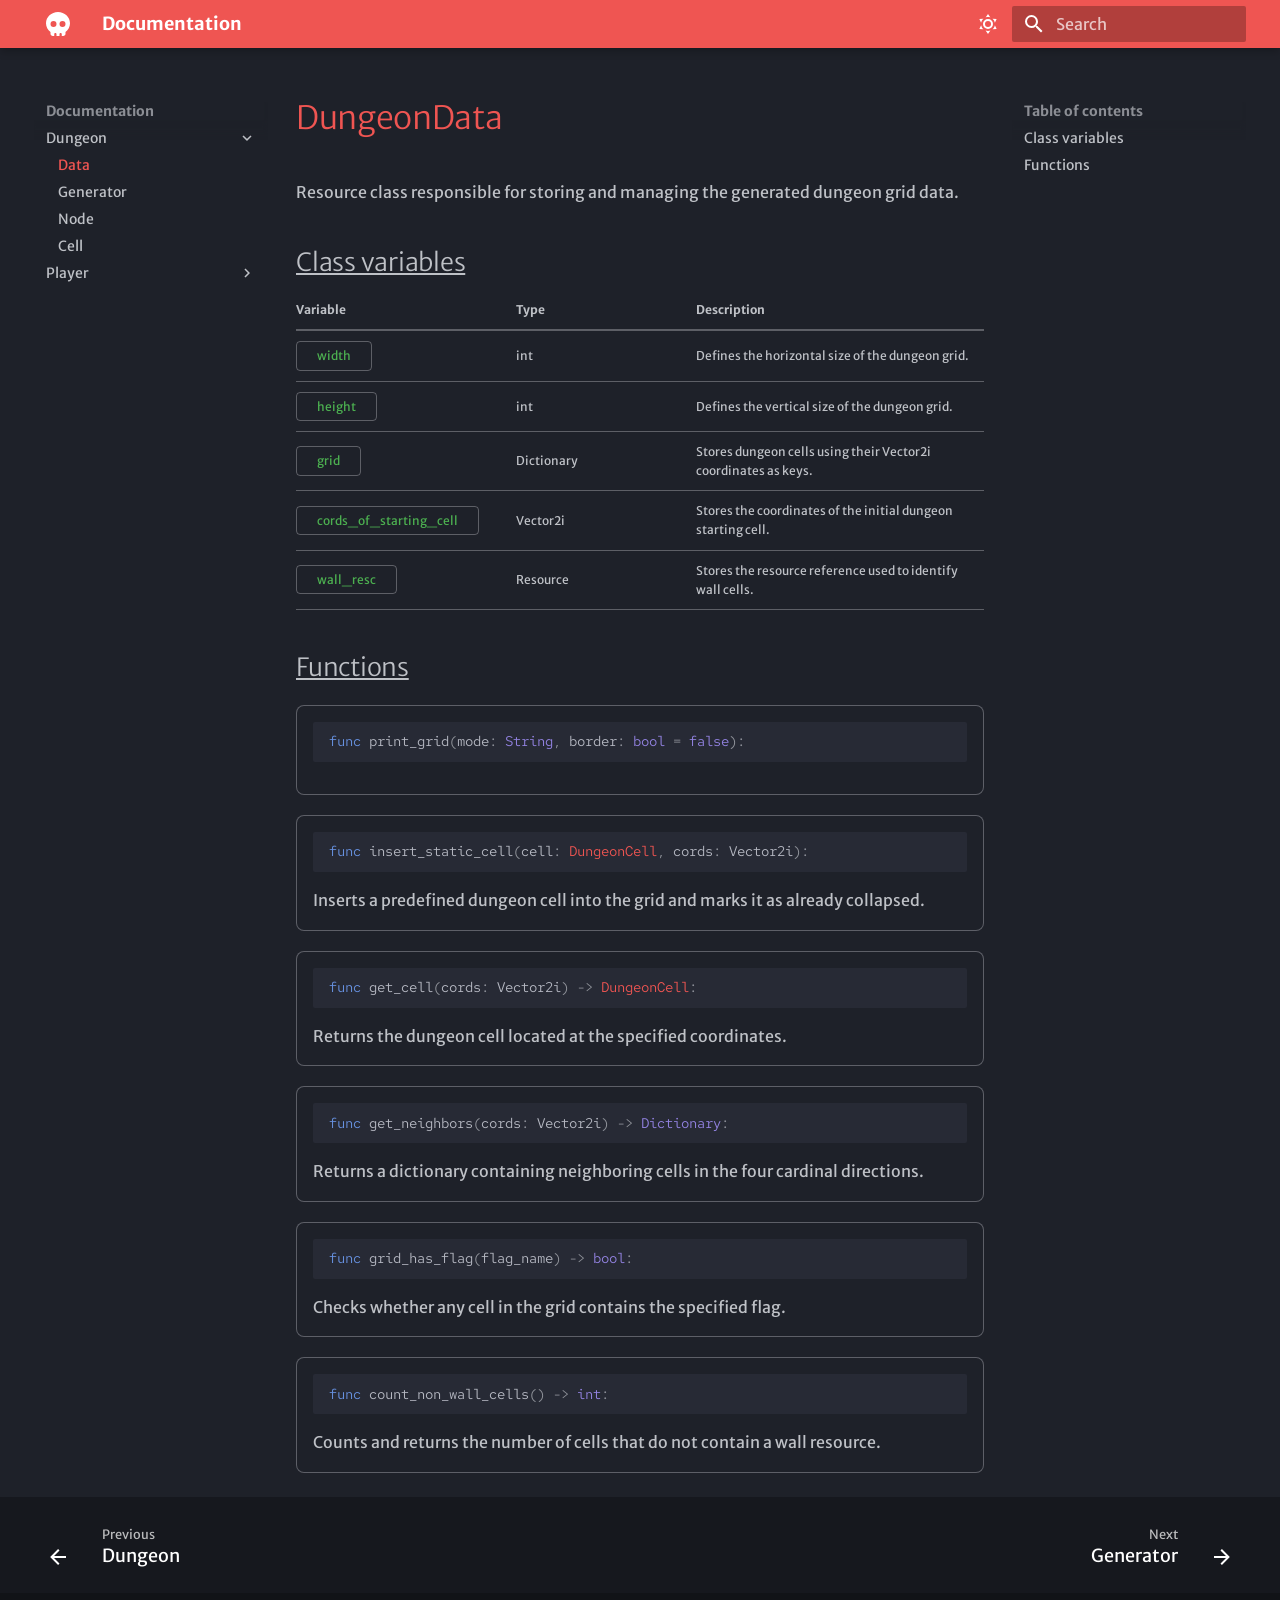
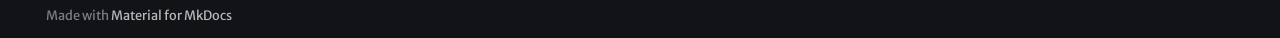
<file: dungeon/dungeon_data/index.html>
<!doctype html>
<html lang="en" class="no-js">
  <head>
    
      <meta charset="utf-8">
      <meta name="viewport" content="width=device-width,initial-scale=1">
      
      
      
        <link rel="canonical" href="https://main.site/dungeon/dungeon_data/">
      
      
        <link rel="prev" href="../">
      
      
        <link rel="next" href="../dungeon_generator/">
      
      
        
      
      
      <link rel="icon" href="../../fontawesome/solid/skull">
      <meta name="generator" content="mkdocs-1.6.1, mkdocs-material-9.7.7">
    
    
      
        <title>Data - Documentation</title>
      
    
    
      <link rel="stylesheet" href="../../assets/stylesheets/main.ec1eaa64.min.css">
      
        
        <link rel="stylesheet" href="../../assets/stylesheets/palette.ab4e12ef.min.css">
      
      


    
    
      
    
    
      
        
        
        <link rel="preconnect" href="https://fonts.gstatic.com" crossorigin>
        <link rel="stylesheet" href="https://fonts.googleapis.com/css?family=Merriweather+Sans:300,300i,400,400i,700,700i%7CRed+Hat+Mono:400,400i,700,700i&display=fallback">
        <style>:root{--md-text-font:"Merriweather Sans";--md-code-font:"Red Hat Mono"}</style>
      
    
    
      <link rel="stylesheet" href="../../extra.css">
    
    <script>__md_scope=new URL("../..",location),__md_hash=e=>[...e].reduce(((e,_)=>(e<<5)-e+_.charCodeAt(0)),0),__md_get=(e,_=localStorage,t=__md_scope)=>JSON.parse(_.getItem(t.pathname+"."+e)),__md_set=(e,_,t=localStorage,a=__md_scope)=>{try{t.setItem(a.pathname+"."+e,JSON.stringify(_))}catch(e){}}</script>
    
      

    
    
  </head>
  
  
    
    
      
    
    
    
    
    <body dir="ltr" data-md-color-scheme="slate" data-md-color-primary="red" data-md-color-accent="indigo">
  
    
    <input class="md-toggle" data-md-toggle="drawer" type="checkbox" id="__drawer" autocomplete="off">
    <input class="md-toggle" data-md-toggle="search" type="checkbox" id="__search" autocomplete="off">
    <label class="md-overlay" for="__drawer"></label>
    <div data-md-component="skip">
      
        
        <a href="#dungeondata" class="md-skip">
          Skip to content
        </a>
      
    </div>
    <div data-md-component="announce">
      
    </div>
    
    
      

  

<header class="md-header md-header--shadow" data-md-component="header">
  <nav class="md-header__inner md-grid" aria-label="Header">
    <a href="../.." title="Documentation" class="md-header__button md-logo" aria-label="Documentation" data-md-component="logo">
      
  
  <svg xmlns="http://www.w3.org/2000/svg" viewBox="0 0 512 512"><!--! Font Awesome Free 7.1.0 by @fontawesome - https://fontawesome.com License - https://fontawesome.com/license/free (Icons: CC BY 4.0, Fonts: SIL OFL 1.1, Code: MIT License) Copyright 2025 Fonticons, Inc.--><path d="M416 427.4c58.5-44 96-111.6 96-187.4C512 107.5 397.4 0 256 0S0 107.5 0 240c0 75.8 37.5 143.4 96 187.4V464c0 26.5 21.5 48 48 48h32v-40c0-13.3 10.7-24 24-24s24 10.7 24 24v40h64v-40c0-13.3 10.7-24 24-24s24 10.7 24 24v40h32c26.5 0 48-21.5 48-48zM96 256a64 64 0 1 1 128 0 64 64 0 1 1-128 0m256-64a64 64 0 1 1 0 128 64 64 0 1 1 0-128"/></svg>

    </a>
    <label class="md-header__button md-icon" for="__drawer">
      
      <svg xmlns="http://www.w3.org/2000/svg" viewBox="0 0 24 24"><path d="M3 6h18v2H3zm0 5h18v2H3zm0 5h18v2H3z"/></svg>
    </label>
    <div class="md-header__title" data-md-component="header-title">
      <div class="md-header__ellipsis">
        <div class="md-header__topic">
          <span class="md-ellipsis">
            Documentation
          </span>
        </div>
        <div class="md-header__topic" data-md-component="header-topic">
          <span class="md-ellipsis">
            
              Data
            
          </span>
        </div>
      </div>
    </div>
    
      
        <form class="md-header__option" data-md-component="palette">
  
    
    
    
    <input class="md-option" data-md-color-media="" data-md-color-scheme="slate" data-md-color-primary="red" data-md-color-accent="indigo"  aria-label="Switch to light mode"  type="radio" name="__palette" id="__palette_0">
    
      <label class="md-header__button md-icon" title="Switch to light mode" for="__palette_1" hidden>
        <svg xmlns="http://www.w3.org/2000/svg" viewBox="0 0 24 24"><path d="M12 7a5 5 0 0 1 5 5 5 5 0 0 1-5 5 5 5 0 0 1-5-5 5 5 0 0 1 5-5m0 2a3 3 0 0 0-3 3 3 3 0 0 0 3 3 3 3 0 0 0 3-3 3 3 0 0 0-3-3m0-7 2.39 3.42C13.65 5.15 12.84 5 12 5s-1.65.15-2.39.42zM3.34 7l4.16-.35A7.2 7.2 0 0 0 5.94 8.5c-.44.74-.69 1.5-.83 2.29zm.02 10 1.76-3.77a7.131 7.131 0 0 0 2.38 4.14zM20.65 7l-1.77 3.79a7.02 7.02 0 0 0-2.38-4.15zm-.01 10-4.14.36c.59-.51 1.12-1.14 1.54-1.86.42-.73.69-1.5.83-2.29zM12 22l-2.41-3.44c.74.27 1.55.44 2.41.44.82 0 1.63-.17 2.37-.44z"/></svg>
      </label>
    
  
    
    
    
    <input class="md-option" data-md-color-media="" data-md-color-scheme="default" data-md-color-primary="red" data-md-color-accent="indigo"  aria-label="Switch to dark mode"  type="radio" name="__palette" id="__palette_1">
    
      <label class="md-header__button md-icon" title="Switch to dark mode" for="__palette_0" hidden>
        <svg xmlns="http://www.w3.org/2000/svg" viewBox="0 0 24 24"><path d="m17.75 4.09-2.53 1.94.91 3.06-2.63-1.81-2.63 1.81.91-3.06-2.53-1.94L12.44 4l1.06-3 1.06 3zm3.5 6.91-1.64 1.25.59 1.98-1.7-1.17-1.7 1.17.59-1.98L15.75 11l2.06-.05L18.5 9l.69 1.95zm-2.28 4.95c.83-.08 1.72 1.1 1.19 1.85-.32.45-.66.87-1.08 1.27C15.17 23 8.84 23 4.94 19.07c-3.91-3.9-3.91-10.24 0-14.14.4-.4.82-.76 1.27-1.08.75-.53 1.93.36 1.85 1.19-.27 2.86.69 5.83 2.89 8.02a9.96 9.96 0 0 0 8.02 2.89m-1.64 2.02a12.08 12.08 0 0 1-7.8-3.47c-2.17-2.19-3.33-5-3.49-7.82-2.81 3.14-2.7 7.96.31 10.98 3.02 3.01 7.84 3.12 10.98.31"/></svg>
      </label>
    
  
</form>
      
    
    
      <script>var palette=__md_get("__palette");if(palette&&palette.color){if("(prefers-color-scheme)"===palette.color.media){var media=matchMedia("(prefers-color-scheme: light)"),input=document.querySelector(media.matches?"[data-md-color-media='(prefers-color-scheme: light)']":"[data-md-color-media='(prefers-color-scheme: dark)']");palette.color.media=input.getAttribute("data-md-color-media"),palette.color.scheme=input.getAttribute("data-md-color-scheme"),palette.color.primary=input.getAttribute("data-md-color-primary"),palette.color.accent=input.getAttribute("data-md-color-accent")}for(var[key,value]of Object.entries(palette.color))document.body.setAttribute("data-md-color-"+key,value)}</script>
    
    
    
      
      
        <label class="md-header__button md-icon" for="__search">
          
          <svg xmlns="http://www.w3.org/2000/svg" viewBox="0 0 24 24"><path d="M9.5 3A6.5 6.5 0 0 1 16 9.5c0 1.61-.59 3.09-1.56 4.23l.27.27h.79l5 5-1.5 1.5-5-5v-.79l-.27-.27A6.52 6.52 0 0 1 9.5 16 6.5 6.5 0 0 1 3 9.5 6.5 6.5 0 0 1 9.5 3m0 2C7 5 5 7 5 9.5S7 14 9.5 14 14 12 14 9.5 12 5 9.5 5"/></svg>
        </label>
        <div class="md-search" data-md-component="search" role="dialog">
  <label class="md-search__overlay" for="__search"></label>
  <div class="md-search__inner" role="search">
    <form class="md-search__form" name="search">
      <input type="text" class="md-search__input" name="query" aria-label="Search" placeholder="Search" autocapitalize="off" autocorrect="off" autocomplete="off" spellcheck="false" data-md-component="search-query" required>
      <label class="md-search__icon md-icon" for="__search">
        
        <svg xmlns="http://www.w3.org/2000/svg" viewBox="0 0 24 24"><path d="M9.5 3A6.5 6.5 0 0 1 16 9.5c0 1.61-.59 3.09-1.56 4.23l.27.27h.79l5 5-1.5 1.5-5-5v-.79l-.27-.27A6.52 6.52 0 0 1 9.5 16 6.5 6.5 0 0 1 3 9.5 6.5 6.5 0 0 1 9.5 3m0 2C7 5 5 7 5 9.5S7 14 9.5 14 14 12 14 9.5 12 5 9.5 5"/></svg>
        
        <svg xmlns="http://www.w3.org/2000/svg" viewBox="0 0 24 24"><path d="M20 11v2H8l5.5 5.5-1.42 1.42L4.16 12l7.92-7.92L13.5 5.5 8 11z"/></svg>
      </label>
      <nav class="md-search__options" aria-label="Search">
        
        <button type="reset" class="md-search__icon md-icon" title="Clear" aria-label="Clear" tabindex="-1">
          
          <svg xmlns="http://www.w3.org/2000/svg" viewBox="0 0 24 24"><path d="M19 6.41 17.59 5 12 10.59 6.41 5 5 6.41 10.59 12 5 17.59 6.41 19 12 13.41 17.59 19 19 17.59 13.41 12z"/></svg>
        </button>
      </nav>
      
    </form>
    <div class="md-search__output">
      <div class="md-search__scrollwrap" tabindex="0" data-md-scrollfix>
        <div class="md-search-result" data-md-component="search-result">
          <div class="md-search-result__meta">
            Initializing search
          </div>
          <ol class="md-search-result__list" role="presentation"></ol>
        </div>
      </div>
    </div>
  </div>
</div>
      
    
    
  </nav>
  
</header>
    
    <div class="md-container" data-md-component="container">
      
      
        
          
        
      
      <main class="md-main" data-md-component="main">
        <div class="md-main__inner md-grid">
          
            
              
              <div class="md-sidebar md-sidebar--primary" data-md-component="sidebar" data-md-type="navigation" >
                <div class="md-sidebar__scrollwrap">
                  <div class="md-sidebar__inner">
                    



<nav class="md-nav md-nav--primary" aria-label="Navigation" data-md-level="0">
  <label class="md-nav__title" for="__drawer">
    <a href="../.." title="Documentation" class="md-nav__button md-logo" aria-label="Documentation" data-md-component="logo">
      
  
  <svg xmlns="http://www.w3.org/2000/svg" viewBox="0 0 512 512"><!--! Font Awesome Free 7.1.0 by @fontawesome - https://fontawesome.com License - https://fontawesome.com/license/free (Icons: CC BY 4.0, Fonts: SIL OFL 1.1, Code: MIT License) Copyright 2025 Fonticons, Inc.--><path d="M416 427.4c58.5-44 96-111.6 96-187.4C512 107.5 397.4 0 256 0S0 107.5 0 240c0 75.8 37.5 143.4 96 187.4V464c0 26.5 21.5 48 48 48h32v-40c0-13.3 10.7-24 24-24s24 10.7 24 24v40h64v-40c0-13.3 10.7-24 24-24s24 10.7 24 24v40h32c26.5 0 48-21.5 48-48zM96 256a64 64 0 1 1 128 0 64 64 0 1 1-128 0m256-64a64 64 0 1 1 0 128 64 64 0 1 1 0-128"/></svg>

    </a>
    Documentation
  </label>
  
  <ul class="md-nav__list" data-md-scrollfix>
    
      
      
  
  
    
  
  
  
    
    
      
        
          
        
      
        
      
        
      
        
      
        
      
    
    
    
    
    <li class="md-nav__item md-nav__item--active md-nav__item--nested">
      
        
        
        <input class="md-nav__toggle md-toggle " type="checkbox" id="__nav_1" checked>
        
          
          <div class="md-nav__link md-nav__container">
            <a href="../" class="md-nav__link ">
              
  
  
  <span class="md-ellipsis">
    
  
    Dungeon
  

    
  </span>
  
  

            </a>
            
              
              <label class="md-nav__link " for="__nav_1" id="__nav_1_label" tabindex="0">
                <span class="md-nav__icon md-icon"></span>
              </label>
            
          </div>
        
        <nav class="md-nav" data-md-level="1" aria-labelledby="__nav_1_label" aria-expanded="true">
          <label class="md-nav__title" for="__nav_1">
            <span class="md-nav__icon md-icon"></span>
            
  
    Dungeon
  

          </label>
          <ul class="md-nav__list" data-md-scrollfix>
            
              
            
              
                
  
  
    
  
  
  
    <li class="md-nav__item md-nav__item--active">
      
      <input class="md-nav__toggle md-toggle" type="checkbox" id="__toc">
      
      
        
      
      
        <label class="md-nav__link md-nav__link--active" for="__toc">
          
  
  
  <span class="md-ellipsis">
    
  
    Data
  

    
  </span>
  
  

          <span class="md-nav__icon md-icon"></span>
        </label>
      
      <a href="./" class="md-nav__link md-nav__link--active">
        
  
  
  <span class="md-ellipsis">
    
  
    Data
  

    
  </span>
  
  

      </a>
      
        

<nav class="md-nav md-nav--secondary" aria-label="Table of contents">
  
  
  
    
  
  
    <label class="md-nav__title" for="__toc">
      <span class="md-nav__icon md-icon"></span>
      Table of contents
    </label>
    <ul class="md-nav__list" data-md-component="toc" data-md-scrollfix>
      
        <li class="md-nav__item">
  <a href="#class-variables" class="md-nav__link">
    <span class="md-ellipsis">
      
        Class variables
      
    </span>
  </a>
  
</li>
      
        <li class="md-nav__item">
  <a href="#functions" class="md-nav__link">
    <span class="md-ellipsis">
      
        Functions
      
    </span>
  </a>
  
</li>
      
    </ul>
  
</nav>
      
    </li>
  

              
            
              
                
  
  
  
  
    <li class="md-nav__item">
      <a href="../dungeon_generator/" class="md-nav__link">
        
  
  
  <span class="md-ellipsis">
    
  
    Generator
  

    
  </span>
  
  

      </a>
    </li>
  

              
            
              
                
  
  
  
  
    <li class="md-nav__item">
      <a href="../dungeon_node/" class="md-nav__link">
        
  
  
  <span class="md-ellipsis">
    
  
    Node
  

    
  </span>
  
  

      </a>
    </li>
  

              
            
              
                
  
  
  
  
    <li class="md-nav__item">
      <a href="../dungeon_cell/" class="md-nav__link">
        
  
  
  <span class="md-ellipsis">
    
  
    Cell
  

    
  </span>
  
  

      </a>
    </li>
  

              
            
          </ul>
        </nav>
      
    </li>
  

    
      
      
  
  
  
  
    
    
      
        
          
        
      
        
      
        
      
        
      
    
    
    
    
    <li class="md-nav__item md-nav__item--nested">
      
        
        
        <input class="md-nav__toggle md-toggle " type="checkbox" id="__nav_2" >
        
          
          <div class="md-nav__link md-nav__container">
            <a href="../../player/" class="md-nav__link ">
              
  
  
  <span class="md-ellipsis">
    
  
    Player
  

    
  </span>
  
  

            </a>
            
              
              <label class="md-nav__link " for="__nav_2" id="__nav_2_label" tabindex="0">
                <span class="md-nav__icon md-icon"></span>
              </label>
            
          </div>
        
        <nav class="md-nav" data-md-level="1" aria-labelledby="__nav_2_label" aria-expanded="false">
          <label class="md-nav__title" for="__nav_2">
            <span class="md-nav__icon md-icon"></span>
            
  
    Player
  

          </label>
          <ul class="md-nav__list" data-md-scrollfix>
            
              
            
              
                
  
  
  
  
    <li class="md-nav__item">
      <a href="../../player/player_data/" class="md-nav__link">
        
  
  
  <span class="md-ellipsis">
    
  
    Data
  

    
  </span>
  
  

      </a>
    </li>
  

              
            
              
                
  
  
  
  
    <li class="md-nav__item">
      <a href="../../player/player_character/" class="md-nav__link">
        
  
  
  <span class="md-ellipsis">
    
  
    Character
  

    
  </span>
  
  

      </a>
    </li>
  

              
            
              
                
  
  
  
  
    
    
      
        
          
        
      
        
      
        
      
    
    
    
    
    <li class="md-nav__item md-nav__item--nested">
      
        
        
        <input class="md-nav__toggle md-toggle " type="checkbox" id="__nav_2_4" >
        
          
          <div class="md-nav__link md-nav__container">
            <a href="../../player/limb/" class="md-nav__link ">
              
  
  
  <span class="md-ellipsis">
    
  
    Limb
  

    
  </span>
  
  

            </a>
            
              
              <label class="md-nav__link " for="__nav_2_4" id="__nav_2_4_label" tabindex="0">
                <span class="md-nav__icon md-icon"></span>
              </label>
            
          </div>
        
        <nav class="md-nav" data-md-level="2" aria-labelledby="__nav_2_4_label" aria-expanded="false">
          <label class="md-nav__title" for="__nav_2_4">
            <span class="md-nav__icon md-icon"></span>
            
  
    Limb
  

          </label>
          <ul class="md-nav__list" data-md-scrollfix>
            
              
            
              
                
  
  
  
  
    <li class="md-nav__item">
      <a href="../../player/limb/limb_data/" class="md-nav__link">
        
  
  
  <span class="md-ellipsis">
    
  
    Data
  

    
  </span>
  
  

      </a>
    </li>
  

              
            
              
                
  
  
  
  
    <li class="md-nav__item">
      <a href="../../player/limb/limb_node/" class="md-nav__link">
        
  
  
  <span class="md-ellipsis">
    
  
    Node
  

    
  </span>
  
  

      </a>
    </li>
  

              
            
          </ul>
        </nav>
      
    </li>
  

              
            
          </ul>
        </nav>
      
    </li>
  

    
  </ul>
</nav>
                  </div>
                </div>
              </div>
            
            
              
              <div class="md-sidebar md-sidebar--secondary" data-md-component="sidebar" data-md-type="toc" >
                <div class="md-sidebar__scrollwrap">
                  <div class="md-sidebar__inner">
                    

<nav class="md-nav md-nav--secondary" aria-label="Table of contents">
  
  
  
    
  
  
    <label class="md-nav__title" for="__toc">
      <span class="md-nav__icon md-icon"></span>
      Table of contents
    </label>
    <ul class="md-nav__list" data-md-component="toc" data-md-scrollfix>
      
        <li class="md-nav__item">
  <a href="#class-variables" class="md-nav__link">
    <span class="md-ellipsis">
      
        Class variables
      
    </span>
  </a>
  
</li>
      
        <li class="md-nav__item">
  <a href="#functions" class="md-nav__link">
    <span class="md-ellipsis">
      
        Functions
      
    </span>
  </a>
  
</li>
      
    </ul>
  
</nav>
                  </div>
                </div>
              </div>
            
          
          
            <div class="md-content" data-md-component="content">
              
              <article class="md-content__inner md-typeset">
                
                  



<h1 id="dungeondata"><span class=class><a href="./">DungeonData</a></span></h1>
<p>Resource class responsible for storing and managing the generated dungeon grid data.</p>
<h2 id="class-variables">Class variables</h2>
<div class="variable_table">

  <div class="variable_header">
    <span>Variable</span>
    <span>Type</span>
    <span>Description</span>
  </div>

  <div class="variable_line">
    <span>width</span>
    <span>int</span>
    <span>Defines the horizontal size of the dungeon grid.</span>
  </div>

  <div class="variable_line">
    <span>height</span>
    <span>int</span>
    <span>Defines the vertical size of the dungeon grid.</span>
  </div>

  <div class="variable_line">
    <span>grid</span>
    <span>Dictionary</span>
    <span>Stores dungeon cells using their Vector2i coordinates as keys.</span>
  </div>

  <div class="variable_line">
    <span>cords_of_starting_cell</span>
    <span>Vector2i</span>
    <span>Stores the coordinates of the initial dungeon starting cell.</span>
  </div>

  <div class="variable_line">
    <span>wall_resc</span>
    <span>Resource</span>
    <span>Stores the resource reference used to identify wall cells.</span>
  </div>

</div>

<h2 id="functions">Functions</h2>
<div class="box">
<div class="language-gdscript highlight"><pre><span></span><code><span id="__span-0-1"><a id="__codelineno-0-1" name="__codelineno-0-1" href="#__codelineno-0-1"></a><span class="k">func</span><span class="w"> </span><span class="n">print_grid</span><span class="p">(</span><span class="n">mode</span><span class="p">:</span><span class="w"> </span><span class="nb nb-Type">String</span><span class="p">,</span><span class="w"> </span><span class="n">border</span><span class="p">:</span><span class="w"> </span><span class="nb nb-Type">bool</span><span class="w"> </span><span class="o">=</span><span class="w"> </span><span class="bp">false</span><span class="p">):</span>
</span></code></pre></div>
</div>

<div class="box">
<div class="language-gdscript highlight"><pre><span></span><code><span id="__span-1-1"><a id="__codelineno-1-1" name="__codelineno-1-1" href="#__codelineno-1-1"></a><span class="k">func</span><span class="w"> </span><span class="n">insert_static_cell</span><span class="p">(</span><span class="n">cell</span><span class="p">:</span><span class="w"> </span><span class="n"><a href="../dungeon_cell/">DungeonCell</a></span><span class="p">,</span><span class="w"> </span><span class="n">cords</span><span class="p">:</span><span class="w"> </span><span class="n">Vector2i</span><span class="p">):</span>
</span></code></pre></div>
Inserts a predefined dungeon cell into the grid and marks it as already collapsed.
</div>

<div class="box">
<div class="language-gdscript highlight"><pre><span></span><code><span id="__span-2-1"><a id="__codelineno-2-1" name="__codelineno-2-1" href="#__codelineno-2-1"></a><span class="k">func</span><span class="w"> </span><span class="n">get_cell</span><span class="p">(</span><span class="n">cords</span><span class="p">:</span><span class="w"> </span><span class="n">Vector2i</span><span class="p">)</span><span class="w"> </span><span class="o">-&gt;</span><span class="w"> </span><span class="n"><a href="../dungeon_cell/">DungeonCell</a></span><span class="p">:</span>
</span></code></pre></div>
Returns the dungeon cell located at the specified coordinates.
</div>

<div class="box">
<div class="language-gdscript highlight"><pre><span></span><code><span id="__span-3-1"><a id="__codelineno-3-1" name="__codelineno-3-1" href="#__codelineno-3-1"></a><span class="k">func</span><span class="w"> </span><span class="n">get_neighbors</span><span class="p">(</span><span class="n">cords</span><span class="p">:</span><span class="w"> </span><span class="n">Vector2i</span><span class="p">)</span><span class="w"> </span><span class="o">-&gt;</span><span class="w"> </span><span class="nb nb-Type">Dictionary</span><span class="p">:</span>
</span></code></pre></div>
Returns a dictionary containing neighboring cells in the four cardinal directions.
</div>

<div class="box">
<div class="language-gdscript highlight"><pre><span></span><code><span id="__span-4-1"><a id="__codelineno-4-1" name="__codelineno-4-1" href="#__codelineno-4-1"></a><span class="k">func</span><span class="w"> </span><span class="n">grid_has_flag</span><span class="p">(</span><span class="n">flag_name</span><span class="p">)</span><span class="w"> </span><span class="o">-&gt;</span><span class="w"> </span><span class="nb nb-Type">bool</span><span class="p">:</span>
</span></code></pre></div>
Checks whether any cell in the grid contains the specified flag.
</div>

<div class="box">
<div class="language-gdscript highlight"><pre><span></span><code><span id="__span-5-1"><a id="__codelineno-5-1" name="__codelineno-5-1" href="#__codelineno-5-1"></a><span class="k">func</span><span class="w"> </span><span class="n">count_non_wall_cells</span><span class="p">()</span><span class="w"> </span><span class="o">-&gt;</span><span class="w"> </span><span class="nb nb-Type">int</span><span class="p">:</span>
</span></code></pre></div>
Counts and returns the number of cells that do not contain a wall resource.
</div>












                
              </article>
            </div>
          
          
<script>var target=document.getElementById(location.hash.slice(1));target&&target.name&&(target.checked=target.name.startsWith("__tabbed_"))</script>
        </div>
        
      </main>
      
        <footer class="md-footer">
  
    
      
      <nav class="md-footer__inner md-grid" aria-label="Footer" >
        
          
          <a href="../" class="md-footer__link md-footer__link--prev" aria-label="Previous: Dungeon">
            <div class="md-footer__button md-icon">
              
              <svg xmlns="http://www.w3.org/2000/svg" viewBox="0 0 24 24"><path d="M20 11v2H8l5.5 5.5-1.42 1.42L4.16 12l7.92-7.92L13.5 5.5 8 11z"/></svg>
            </div>
            <div class="md-footer__title">
              <span class="md-footer__direction">
                Previous
              </span>
              <div class="md-ellipsis">
                Dungeon
              </div>
            </div>
          </a>
        
        
          
          <a href="../dungeon_generator/" class="md-footer__link md-footer__link--next" aria-label="Next: Generator">
            <div class="md-footer__title">
              <span class="md-footer__direction">
                Next
              </span>
              <div class="md-ellipsis">
                Generator
              </div>
            </div>
            <div class="md-footer__button md-icon">
              
              <svg xmlns="http://www.w3.org/2000/svg" viewBox="0 0 24 24"><path d="M4 11v2h12l-5.5 5.5 1.42 1.42L19.84 12l-7.92-7.92L10.5 5.5 16 11z"/></svg>
            </div>
          </a>
        
      </nav>
    
  
  <div class="md-footer-meta md-typeset">
    <div class="md-footer-meta__inner md-grid">
      <div class="md-copyright">
  
  
    Made with
    <a href="https://squidfunk.github.io/mkdocs-material/" target="_blank" rel="noopener">
      Material for MkDocs
    </a>
  
</div>
      
    </div>
  </div>
</footer>
      
    </div>
    <div class="md-dialog" data-md-component="dialog">
      <div class="md-dialog__inner md-typeset"></div>
    </div>
    
    
    
      
      
      <script id="__config" type="application/json">{"annotate": null, "base": "../..", "features": ["navigation.indexes", "navigation.footer"], "search": "../../assets/javascripts/workers/search.2c215733.min.js", "tags": null, "translations": {"clipboard.copied": "Copied to clipboard", "clipboard.copy": "Copy to clipboard", "search.result.more.one": "1 more on this page", "search.result.more.other": "# more on this page", "search.result.none": "No matching documents", "search.result.one": "1 matching document", "search.result.other": "# matching documents", "search.result.placeholder": "Type to start searching", "search.result.term.missing": "Missing", "select.version": "Select version"}, "version": null}</script>
    
    
      <script src="../../assets/javascripts/bundle.d7400e89.min.js"></script>
      
    
  </body>
</html>
</file>
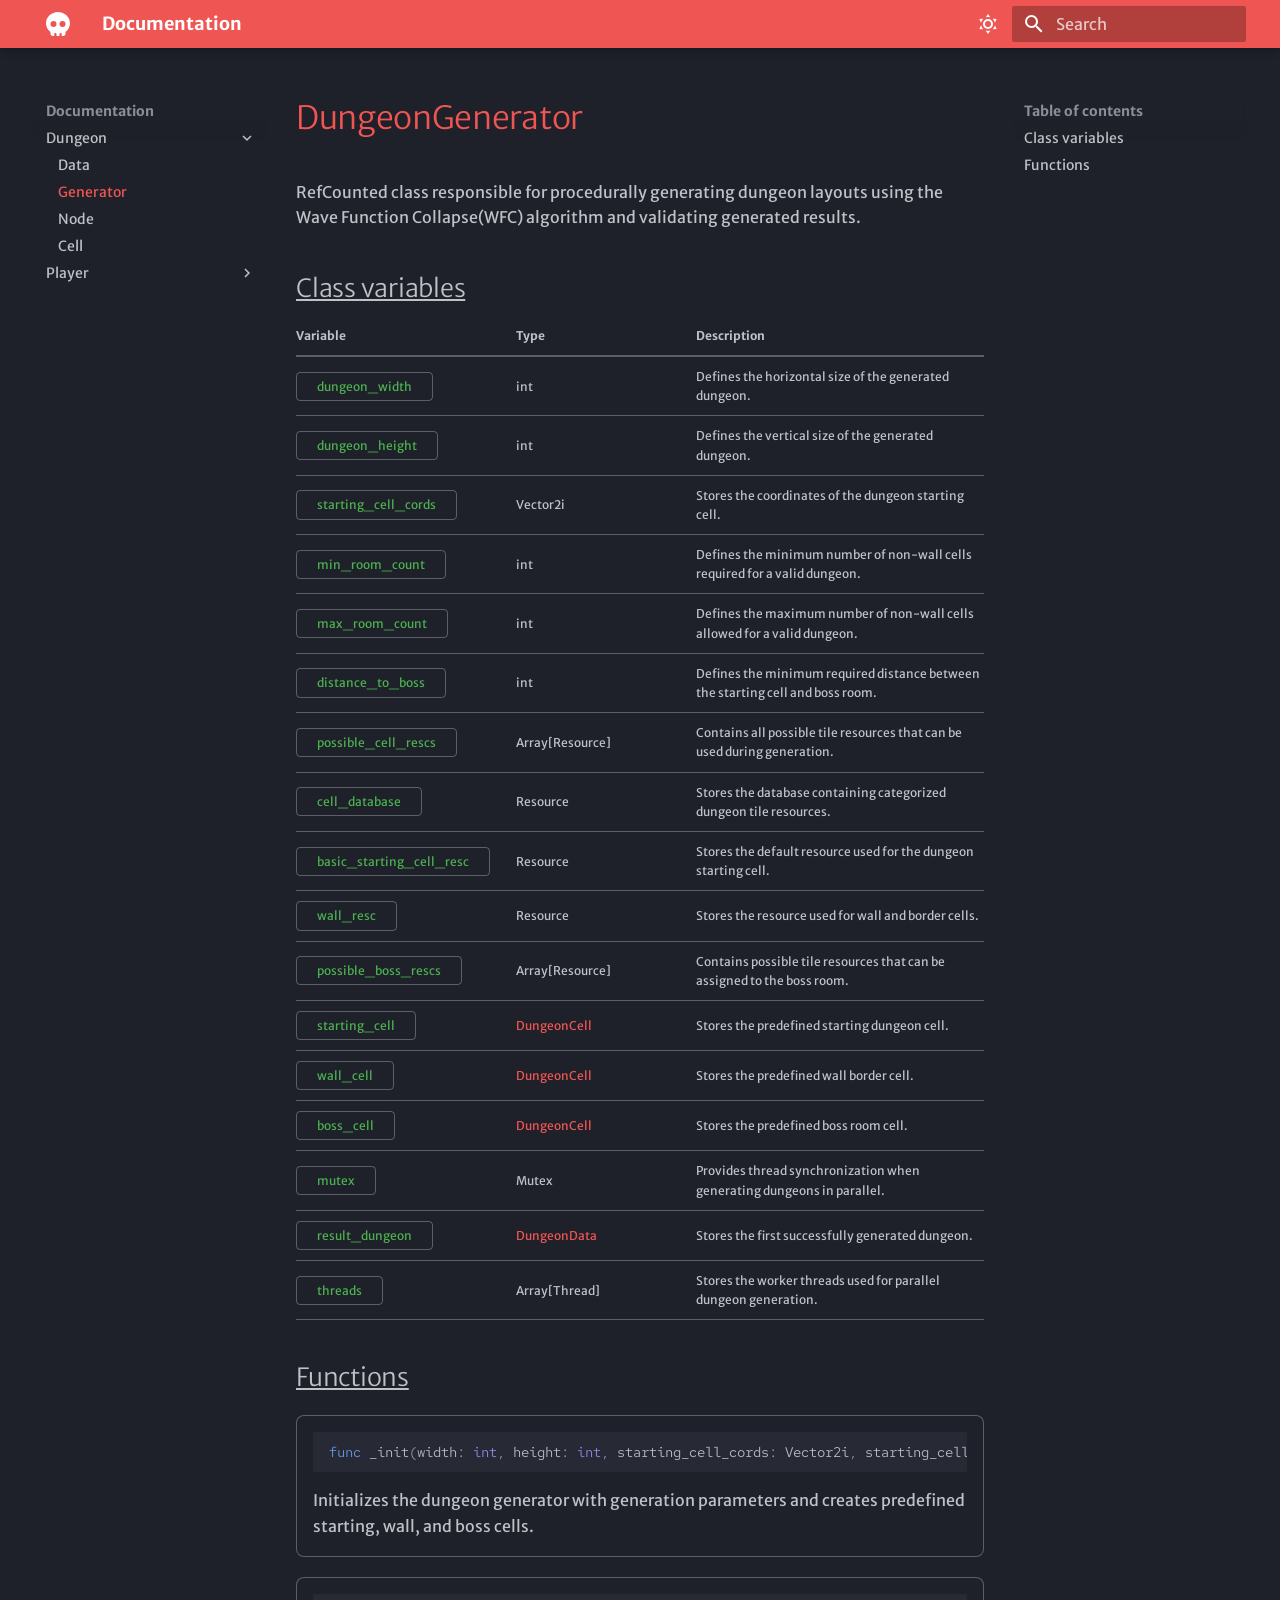
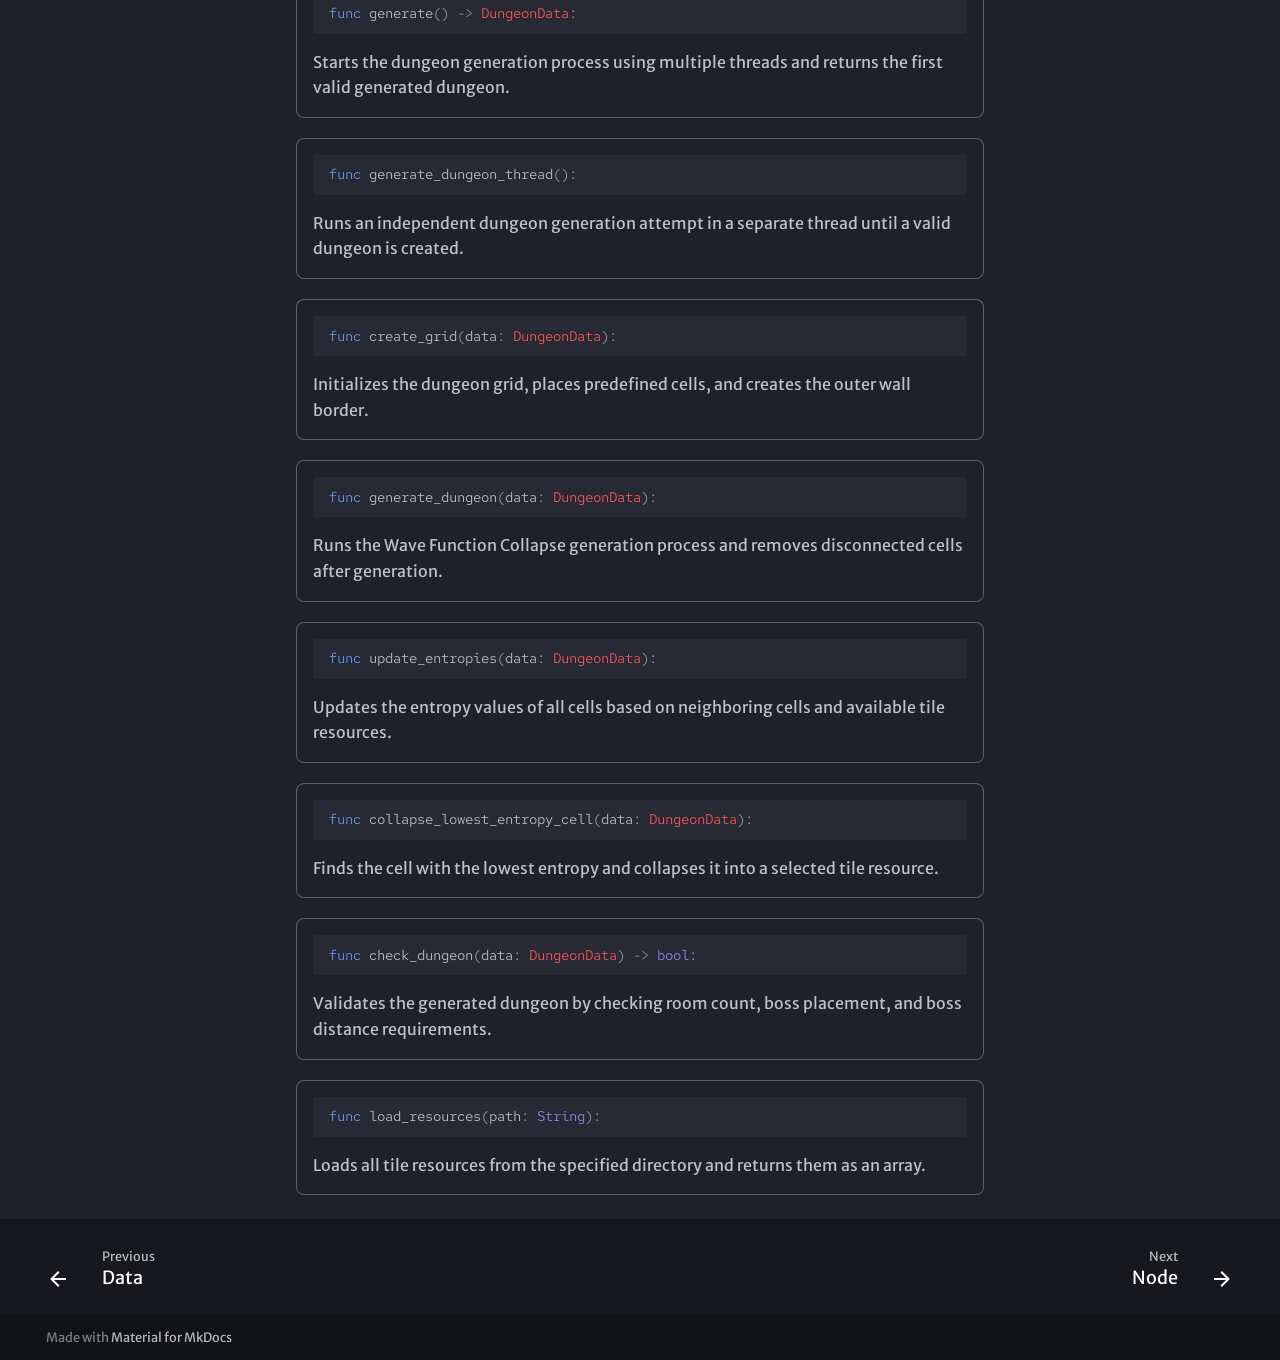
<file: dungeon/dungeon_generator/index.html>
<!doctype html>
<html lang="en" class="no-js">
  <head>
    
      <meta charset="utf-8">
      <meta name="viewport" content="width=device-width,initial-scale=1">
      
      
      
        <link rel="canonical" href="https://main.site/dungeon/dungeon_generator/">
      
      
        <link rel="prev" href="../dungeon_data/">
      
      
        <link rel="next" href="../dungeon_node/">
      
      
        
      
      
      <link rel="icon" href="../../fontawesome/solid/skull">
      <meta name="generator" content="mkdocs-1.6.1, mkdocs-material-9.7.7">
    
    
      
        <title>Generator - Documentation</title>
      
    
    
      <link rel="stylesheet" href="../../assets/stylesheets/main.ec1eaa64.min.css">
      
        
        <link rel="stylesheet" href="../../assets/stylesheets/palette.ab4e12ef.min.css">
      
      


    
    
      
    
    
      
        
        
        <link rel="preconnect" href="https://fonts.gstatic.com" crossorigin>
        <link rel="stylesheet" href="https://fonts.googleapis.com/css?family=Merriweather+Sans:300,300i,400,400i,700,700i%7CRed+Hat+Mono:400,400i,700,700i&display=fallback">
        <style>:root{--md-text-font:"Merriweather Sans";--md-code-font:"Red Hat Mono"}</style>
      
    
    
      <link rel="stylesheet" href="../../extra.css">
    
    <script>__md_scope=new URL("../..",location),__md_hash=e=>[...e].reduce(((e,_)=>(e<<5)-e+_.charCodeAt(0)),0),__md_get=(e,_=localStorage,t=__md_scope)=>JSON.parse(_.getItem(t.pathname+"."+e)),__md_set=(e,_,t=localStorage,a=__md_scope)=>{try{t.setItem(a.pathname+"."+e,JSON.stringify(_))}catch(e){}}</script>
    
      

    
    
  </head>
  
  
    
    
      
    
    
    
    
    <body dir="ltr" data-md-color-scheme="slate" data-md-color-primary="red" data-md-color-accent="indigo">
  
    
    <input class="md-toggle" data-md-toggle="drawer" type="checkbox" id="__drawer" autocomplete="off">
    <input class="md-toggle" data-md-toggle="search" type="checkbox" id="__search" autocomplete="off">
    <label class="md-overlay" for="__drawer"></label>
    <div data-md-component="skip">
      
        
        <a href="#dungeongenerator" class="md-skip">
          Skip to content
        </a>
      
    </div>
    <div data-md-component="announce">
      
    </div>
    
    
      

  

<header class="md-header md-header--shadow" data-md-component="header">
  <nav class="md-header__inner md-grid" aria-label="Header">
    <a href="../.." title="Documentation" class="md-header__button md-logo" aria-label="Documentation" data-md-component="logo">
      
  
  <svg xmlns="http://www.w3.org/2000/svg" viewBox="0 0 512 512"><!--! Font Awesome Free 7.1.0 by @fontawesome - https://fontawesome.com License - https://fontawesome.com/license/free (Icons: CC BY 4.0, Fonts: SIL OFL 1.1, Code: MIT License) Copyright 2025 Fonticons, Inc.--><path d="M416 427.4c58.5-44 96-111.6 96-187.4C512 107.5 397.4 0 256 0S0 107.5 0 240c0 75.8 37.5 143.4 96 187.4V464c0 26.5 21.5 48 48 48h32v-40c0-13.3 10.7-24 24-24s24 10.7 24 24v40h64v-40c0-13.3 10.7-24 24-24s24 10.7 24 24v40h32c26.5 0 48-21.5 48-48zM96 256a64 64 0 1 1 128 0 64 64 0 1 1-128 0m256-64a64 64 0 1 1 0 128 64 64 0 1 1 0-128"/></svg>

    </a>
    <label class="md-header__button md-icon" for="__drawer">
      
      <svg xmlns="http://www.w3.org/2000/svg" viewBox="0 0 24 24"><path d="M3 6h18v2H3zm0 5h18v2H3zm0 5h18v2H3z"/></svg>
    </label>
    <div class="md-header__title" data-md-component="header-title">
      <div class="md-header__ellipsis">
        <div class="md-header__topic">
          <span class="md-ellipsis">
            Documentation
          </span>
        </div>
        <div class="md-header__topic" data-md-component="header-topic">
          <span class="md-ellipsis">
            
              Generator
            
          </span>
        </div>
      </div>
    </div>
    
      
        <form class="md-header__option" data-md-component="palette">
  
    
    
    
    <input class="md-option" data-md-color-media="" data-md-color-scheme="slate" data-md-color-primary="red" data-md-color-accent="indigo"  aria-label="Switch to light mode"  type="radio" name="__palette" id="__palette_0">
    
      <label class="md-header__button md-icon" title="Switch to light mode" for="__palette_1" hidden>
        <svg xmlns="http://www.w3.org/2000/svg" viewBox="0 0 24 24"><path d="M12 7a5 5 0 0 1 5 5 5 5 0 0 1-5 5 5 5 0 0 1-5-5 5 5 0 0 1 5-5m0 2a3 3 0 0 0-3 3 3 3 0 0 0 3 3 3 3 0 0 0 3-3 3 3 0 0 0-3-3m0-7 2.39 3.42C13.65 5.15 12.84 5 12 5s-1.65.15-2.39.42zM3.34 7l4.16-.35A7.2 7.2 0 0 0 5.94 8.5c-.44.74-.69 1.5-.83 2.29zm.02 10 1.76-3.77a7.131 7.131 0 0 0 2.38 4.14zM20.65 7l-1.77 3.79a7.02 7.02 0 0 0-2.38-4.15zm-.01 10-4.14.36c.59-.51 1.12-1.14 1.54-1.86.42-.73.69-1.5.83-2.29zM12 22l-2.41-3.44c.74.27 1.55.44 2.41.44.82 0 1.63-.17 2.37-.44z"/></svg>
      </label>
    
  
    
    
    
    <input class="md-option" data-md-color-media="" data-md-color-scheme="default" data-md-color-primary="red" data-md-color-accent="indigo"  aria-label="Switch to dark mode"  type="radio" name="__palette" id="__palette_1">
    
      <label class="md-header__button md-icon" title="Switch to dark mode" for="__palette_0" hidden>
        <svg xmlns="http://www.w3.org/2000/svg" viewBox="0 0 24 24"><path d="m17.75 4.09-2.53 1.94.91 3.06-2.63-1.81-2.63 1.81.91-3.06-2.53-1.94L12.44 4l1.06-3 1.06 3zm3.5 6.91-1.64 1.25.59 1.98-1.7-1.17-1.7 1.17.59-1.98L15.75 11l2.06-.05L18.5 9l.69 1.95zm-2.28 4.95c.83-.08 1.72 1.1 1.19 1.85-.32.45-.66.87-1.08 1.27C15.17 23 8.84 23 4.94 19.07c-3.91-3.9-3.91-10.24 0-14.14.4-.4.82-.76 1.27-1.08.75-.53 1.93.36 1.85 1.19-.27 2.86.69 5.83 2.89 8.02a9.96 9.96 0 0 0 8.02 2.89m-1.64 2.02a12.08 12.08 0 0 1-7.8-3.47c-2.17-2.19-3.33-5-3.49-7.82-2.81 3.14-2.7 7.96.31 10.98 3.02 3.01 7.84 3.12 10.98.31"/></svg>
      </label>
    
  
</form>
      
    
    
      <script>var palette=__md_get("__palette");if(palette&&palette.color){if("(prefers-color-scheme)"===palette.color.media){var media=matchMedia("(prefers-color-scheme: light)"),input=document.querySelector(media.matches?"[data-md-color-media='(prefers-color-scheme: light)']":"[data-md-color-media='(prefers-color-scheme: dark)']");palette.color.media=input.getAttribute("data-md-color-media"),palette.color.scheme=input.getAttribute("data-md-color-scheme"),palette.color.primary=input.getAttribute("data-md-color-primary"),palette.color.accent=input.getAttribute("data-md-color-accent")}for(var[key,value]of Object.entries(palette.color))document.body.setAttribute("data-md-color-"+key,value)}</script>
    
    
    
      
      
        <label class="md-header__button md-icon" for="__search">
          
          <svg xmlns="http://www.w3.org/2000/svg" viewBox="0 0 24 24"><path d="M9.5 3A6.5 6.5 0 0 1 16 9.5c0 1.61-.59 3.09-1.56 4.23l.27.27h.79l5 5-1.5 1.5-5-5v-.79l-.27-.27A6.52 6.52 0 0 1 9.5 16 6.5 6.5 0 0 1 3 9.5 6.5 6.5 0 0 1 9.5 3m0 2C7 5 5 7 5 9.5S7 14 9.5 14 14 12 14 9.5 12 5 9.5 5"/></svg>
        </label>
        <div class="md-search" data-md-component="search" role="dialog">
  <label class="md-search__overlay" for="__search"></label>
  <div class="md-search__inner" role="search">
    <form class="md-search__form" name="search">
      <input type="text" class="md-search__input" name="query" aria-label="Search" placeholder="Search" autocapitalize="off" autocorrect="off" autocomplete="off" spellcheck="false" data-md-component="search-query" required>
      <label class="md-search__icon md-icon" for="__search">
        
        <svg xmlns="http://www.w3.org/2000/svg" viewBox="0 0 24 24"><path d="M9.5 3A6.5 6.5 0 0 1 16 9.5c0 1.61-.59 3.09-1.56 4.23l.27.27h.79l5 5-1.5 1.5-5-5v-.79l-.27-.27A6.52 6.52 0 0 1 9.5 16 6.5 6.5 0 0 1 3 9.5 6.5 6.5 0 0 1 9.5 3m0 2C7 5 5 7 5 9.5S7 14 9.5 14 14 12 14 9.5 12 5 9.5 5"/></svg>
        
        <svg xmlns="http://www.w3.org/2000/svg" viewBox="0 0 24 24"><path d="M20 11v2H8l5.5 5.5-1.42 1.42L4.16 12l7.92-7.92L13.5 5.5 8 11z"/></svg>
      </label>
      <nav class="md-search__options" aria-label="Search">
        
        <button type="reset" class="md-search__icon md-icon" title="Clear" aria-label="Clear" tabindex="-1">
          
          <svg xmlns="http://www.w3.org/2000/svg" viewBox="0 0 24 24"><path d="M19 6.41 17.59 5 12 10.59 6.41 5 5 6.41 10.59 12 5 17.59 6.41 19 12 13.41 17.59 19 19 17.59 13.41 12z"/></svg>
        </button>
      </nav>
      
    </form>
    <div class="md-search__output">
      <div class="md-search__scrollwrap" tabindex="0" data-md-scrollfix>
        <div class="md-search-result" data-md-component="search-result">
          <div class="md-search-result__meta">
            Initializing search
          </div>
          <ol class="md-search-result__list" role="presentation"></ol>
        </div>
      </div>
    </div>
  </div>
</div>
      
    
    
  </nav>
  
</header>
    
    <div class="md-container" data-md-component="container">
      
      
        
          
        
      
      <main class="md-main" data-md-component="main">
        <div class="md-main__inner md-grid">
          
            
              
              <div class="md-sidebar md-sidebar--primary" data-md-component="sidebar" data-md-type="navigation" >
                <div class="md-sidebar__scrollwrap">
                  <div class="md-sidebar__inner">
                    



<nav class="md-nav md-nav--primary" aria-label="Navigation" data-md-level="0">
  <label class="md-nav__title" for="__drawer">
    <a href="../.." title="Documentation" class="md-nav__button md-logo" aria-label="Documentation" data-md-component="logo">
      
  
  <svg xmlns="http://www.w3.org/2000/svg" viewBox="0 0 512 512"><!--! Font Awesome Free 7.1.0 by @fontawesome - https://fontawesome.com License - https://fontawesome.com/license/free (Icons: CC BY 4.0, Fonts: SIL OFL 1.1, Code: MIT License) Copyright 2025 Fonticons, Inc.--><path d="M416 427.4c58.5-44 96-111.6 96-187.4C512 107.5 397.4 0 256 0S0 107.5 0 240c0 75.8 37.5 143.4 96 187.4V464c0 26.5 21.5 48 48 48h32v-40c0-13.3 10.7-24 24-24s24 10.7 24 24v40h64v-40c0-13.3 10.7-24 24-24s24 10.7 24 24v40h32c26.5 0 48-21.5 48-48zM96 256a64 64 0 1 1 128 0 64 64 0 1 1-128 0m256-64a64 64 0 1 1 0 128 64 64 0 1 1 0-128"/></svg>

    </a>
    Documentation
  </label>
  
  <ul class="md-nav__list" data-md-scrollfix>
    
      
      
  
  
    
  
  
  
    
    
      
        
          
        
      
        
      
        
      
        
      
        
      
    
    
    
    
    <li class="md-nav__item md-nav__item--active md-nav__item--nested">
      
        
        
        <input class="md-nav__toggle md-toggle " type="checkbox" id="__nav_1" checked>
        
          
          <div class="md-nav__link md-nav__container">
            <a href="../" class="md-nav__link ">
              
  
  
  <span class="md-ellipsis">
    
  
    Dungeon
  

    
  </span>
  
  

            </a>
            
              
              <label class="md-nav__link " for="__nav_1" id="__nav_1_label" tabindex="0">
                <span class="md-nav__icon md-icon"></span>
              </label>
            
          </div>
        
        <nav class="md-nav" data-md-level="1" aria-labelledby="__nav_1_label" aria-expanded="true">
          <label class="md-nav__title" for="__nav_1">
            <span class="md-nav__icon md-icon"></span>
            
  
    Dungeon
  

          </label>
          <ul class="md-nav__list" data-md-scrollfix>
            
              
            
              
                
  
  
  
  
    <li class="md-nav__item">
      <a href="../dungeon_data/" class="md-nav__link">
        
  
  
  <span class="md-ellipsis">
    
  
    Data
  

    
  </span>
  
  

      </a>
    </li>
  

              
            
              
                
  
  
    
  
  
  
    <li class="md-nav__item md-nav__item--active">
      
      <input class="md-nav__toggle md-toggle" type="checkbox" id="__toc">
      
      
        
      
      
        <label class="md-nav__link md-nav__link--active" for="__toc">
          
  
  
  <span class="md-ellipsis">
    
  
    Generator
  

    
  </span>
  
  

          <span class="md-nav__icon md-icon"></span>
        </label>
      
      <a href="./" class="md-nav__link md-nav__link--active">
        
  
  
  <span class="md-ellipsis">
    
  
    Generator
  

    
  </span>
  
  

      </a>
      
        

<nav class="md-nav md-nav--secondary" aria-label="Table of contents">
  
  
  
    
  
  
    <label class="md-nav__title" for="__toc">
      <span class="md-nav__icon md-icon"></span>
      Table of contents
    </label>
    <ul class="md-nav__list" data-md-component="toc" data-md-scrollfix>
      
        <li class="md-nav__item">
  <a href="#class-variables" class="md-nav__link">
    <span class="md-ellipsis">
      
        Class variables
      
    </span>
  </a>
  
</li>
      
        <li class="md-nav__item">
  <a href="#functions" class="md-nav__link">
    <span class="md-ellipsis">
      
        Functions
      
    </span>
  </a>
  
</li>
      
    </ul>
  
</nav>
      
    </li>
  

              
            
              
                
  
  
  
  
    <li class="md-nav__item">
      <a href="../dungeon_node/" class="md-nav__link">
        
  
  
  <span class="md-ellipsis">
    
  
    Node
  

    
  </span>
  
  

      </a>
    </li>
  

              
            
              
                
  
  
  
  
    <li class="md-nav__item">
      <a href="../dungeon_cell/" class="md-nav__link">
        
  
  
  <span class="md-ellipsis">
    
  
    Cell
  

    
  </span>
  
  

      </a>
    </li>
  

              
            
          </ul>
        </nav>
      
    </li>
  

    
      
      
  
  
  
  
    
    
      
        
          
        
      
        
      
        
      
        
      
    
    
    
    
    <li class="md-nav__item md-nav__item--nested">
      
        
        
        <input class="md-nav__toggle md-toggle " type="checkbox" id="__nav_2" >
        
          
          <div class="md-nav__link md-nav__container">
            <a href="../../player/" class="md-nav__link ">
              
  
  
  <span class="md-ellipsis">
    
  
    Player
  

    
  </span>
  
  

            </a>
            
              
              <label class="md-nav__link " for="__nav_2" id="__nav_2_label" tabindex="0">
                <span class="md-nav__icon md-icon"></span>
              </label>
            
          </div>
        
        <nav class="md-nav" data-md-level="1" aria-labelledby="__nav_2_label" aria-expanded="false">
          <label class="md-nav__title" for="__nav_2">
            <span class="md-nav__icon md-icon"></span>
            
  
    Player
  

          </label>
          <ul class="md-nav__list" data-md-scrollfix>
            
              
            
              
                
  
  
  
  
    <li class="md-nav__item">
      <a href="../../player/player_data/" class="md-nav__link">
        
  
  
  <span class="md-ellipsis">
    
  
    Data
  

    
  </span>
  
  

      </a>
    </li>
  

              
            
              
                
  
  
  
  
    <li class="md-nav__item">
      <a href="../../player/player_character/" class="md-nav__link">
        
  
  
  <span class="md-ellipsis">
    
  
    Character
  

    
  </span>
  
  

      </a>
    </li>
  

              
            
              
                
  
  
  
  
    
    
      
        
          
        
      
        
      
        
      
    
    
    
    
    <li class="md-nav__item md-nav__item--nested">
      
        
        
        <input class="md-nav__toggle md-toggle " type="checkbox" id="__nav_2_4" >
        
          
          <div class="md-nav__link md-nav__container">
            <a href="../../player/limb/" class="md-nav__link ">
              
  
  
  <span class="md-ellipsis">
    
  
    Limb
  

    
  </span>
  
  

            </a>
            
              
              <label class="md-nav__link " for="__nav_2_4" id="__nav_2_4_label" tabindex="0">
                <span class="md-nav__icon md-icon"></span>
              </label>
            
          </div>
        
        <nav class="md-nav" data-md-level="2" aria-labelledby="__nav_2_4_label" aria-expanded="false">
          <label class="md-nav__title" for="__nav_2_4">
            <span class="md-nav__icon md-icon"></span>
            
  
    Limb
  

          </label>
          <ul class="md-nav__list" data-md-scrollfix>
            
              
            
              
                
  
  
  
  
    <li class="md-nav__item">
      <a href="../../player/limb/limb_data/" class="md-nav__link">
        
  
  
  <span class="md-ellipsis">
    
  
    Data
  

    
  </span>
  
  

      </a>
    </li>
  

              
            
              
                
  
  
  
  
    <li class="md-nav__item">
      <a href="../../player/limb/limb_node/" class="md-nav__link">
        
  
  
  <span class="md-ellipsis">
    
  
    Node
  

    
  </span>
  
  

      </a>
    </li>
  

              
            
          </ul>
        </nav>
      
    </li>
  

              
            
          </ul>
        </nav>
      
    </li>
  

    
  </ul>
</nav>
                  </div>
                </div>
              </div>
            
            
              
              <div class="md-sidebar md-sidebar--secondary" data-md-component="sidebar" data-md-type="toc" >
                <div class="md-sidebar__scrollwrap">
                  <div class="md-sidebar__inner">
                    

<nav class="md-nav md-nav--secondary" aria-label="Table of contents">
  
  
  
    
  
  
    <label class="md-nav__title" for="__toc">
      <span class="md-nav__icon md-icon"></span>
      Table of contents
    </label>
    <ul class="md-nav__list" data-md-component="toc" data-md-scrollfix>
      
        <li class="md-nav__item">
  <a href="#class-variables" class="md-nav__link">
    <span class="md-ellipsis">
      
        Class variables
      
    </span>
  </a>
  
</li>
      
        <li class="md-nav__item">
  <a href="#functions" class="md-nav__link">
    <span class="md-ellipsis">
      
        Functions
      
    </span>
  </a>
  
</li>
      
    </ul>
  
</nav>
                  </div>
                </div>
              </div>
            
          
          
            <div class="md-content" data-md-component="content">
              
              <article class="md-content__inner md-typeset">
                
                  



<h1 id="dungeongenerator"><span class=class><a href="./">DungeonGenerator</a></span></h1>
<p>RefCounted class responsible for procedurally generating dungeon layouts using the Wave Function Collapse(WFC) algorithm and validating generated results.</p>
<h2 id="class-variables">Class variables</h2>
<div class="variable_table">

  <div class="variable_header">
    <span>Variable</span>
    <span>Type</span>
    <span>Description</span>
  </div>

  <div class="variable_line">
    <span>dungeon_width</span>
    <span>int</span>
    <span>Defines the horizontal size of the generated dungeon.</span>
  </div>

  <div class="variable_line">
    <span>dungeon_height</span>
    <span>int</span>
    <span>Defines the vertical size of the generated dungeon.</span>
  </div>

  <div class="variable_line">
    <span>starting_cell_cords</span>
    <span>Vector2i</span>
    <span>Stores the coordinates of the dungeon starting cell.</span>
  </div>

  <div class="variable_line">
    <span>min_room_count</span>
    <span>int</span>
    <span>Defines the minimum number of non-wall cells required for a valid dungeon.</span>
  </div>

  <div class="variable_line">
    <span>max_room_count</span>
    <span>int</span>
    <span>Defines the maximum number of non-wall cells allowed for a valid dungeon.</span>
  </div>

  <div class="variable_line">
    <span>distance_to_boss</span>
    <span>int</span>
    <span>Defines the minimum required distance between the starting cell and boss room.</span>
  </div>

  <div class="variable_line">
    <span>possible_cell_rescs</span>
    <span>Array[Resource]</span>
    <span>Contains all possible tile resources that can be used during generation.</span>
  </div>

  <div class="variable_line">
    <span>cell_database</span>
    <span>Resource</span>
    <span>Stores the database containing categorized dungeon tile resources.</span>
  </div>

  <div class="variable_line">
    <span>basic_starting_cell_resc</span>
    <span>Resource</span>
    <span>Stores the default resource used for the dungeon starting cell.</span>
  </div>

  <div class="variable_line">
    <span>wall_resc</span>
    <span>Resource</span>
    <span>Stores the resource used for wall and border cells.</span>
  </div>

  <div class="variable_line">
    <span>possible_boss_rescs</span>
    <span>Array[Resource]</span>
    <span>Contains possible tile resources that can be assigned to the boss room.</span>
  </div>

  <div class="variable_line">
    <span>starting_cell</span>
    <span><a href="../dungeon_cell/">DungeonCell</a></span>
    <span>Stores the predefined starting dungeon cell.</span>
  </div>

  <div class="variable_line">
    <span>wall_cell</span>
    <span><a href="../dungeon_cell/">DungeonCell</a></span>
    <span>Stores the predefined wall border cell.</span>
  </div>

  <div class="variable_line">
    <span>boss_cell</span>
    <span><a href="../dungeon_cell/">DungeonCell</a></span>
    <span>Stores the predefined boss room cell.</span>
  </div>

  <div class="variable_line">
    <span>mutex</span>
    <span>Mutex</span>
    <span>Provides thread synchronization when generating dungeons in parallel.</span>
  </div>

  <div class="variable_line">
    <span>result_dungeon</span>
    <span><a href="../dungeon_data/">DungeonData</a></span>
    <span>Stores the first successfully generated dungeon.</span>
  </div>

  <div class="variable_line">
    <span>threads</span>
    <span>Array[Thread]</span>
    <span>Stores the worker threads used for parallel dungeon generation.</span>
  </div>

</div>

<h2 id="functions">Functions</h2>
<div class="box">
<div class="language-gdscript highlight"><pre><span></span><code><span id="__span-0-1"><a id="__codelineno-0-1" name="__codelineno-0-1" href="#__codelineno-0-1"></a><span class="k">func</span><span class="w"> </span><span class="n">_init</span><span class="p">(</span><span class="n">width</span><span class="p">:</span><span class="w"> </span><span class="nb nb-Type">int</span><span class="p">,</span><span class="w"> </span><span class="n">height</span><span class="p">:</span><span class="w"> </span><span class="nb nb-Type">int</span><span class="p">,</span><span class="w"> </span><span class="n">starting_cell_cords</span><span class="p">:</span><span class="w"> </span><span class="n">Vector2i</span><span class="p">,</span><span class="w"> </span><span class="n">starting_cell_resource</span><span class="p">:</span><span class="w"> </span><span class="n">Resource</span><span class="p">,</span><span class="w"> </span><span class="n">min_room_count</span><span class="p">:</span><span class="w"> </span><span class="nb nb-Type">int</span><span class="p">,</span><span class="w"> </span><span class="n">max_room_count</span><span class="p">:</span><span class="w"> </span><span class="nb nb-Type">int</span><span class="p">,</span><span class="w"> </span><span class="n">distance_to_boss</span><span class="p">:</span><span class="w"> </span><span class="nb nb-Type">int</span><span class="p">):</span>
</span></code></pre></div>

Initializes the dungeon generator with generation parameters and creates predefined starting, wall, and boss cells.
</div>

<div class="box">
<div class="language-gdscript highlight"><pre><span></span><code><span id="__span-1-1"><a id="__codelineno-1-1" name="__codelineno-1-1" href="#__codelineno-1-1"></a><span class="k">func</span><span class="w"> </span><span class="n">generate</span><span class="p">()</span><span class="w"> </span><span class="o">-&gt;</span><span class="w"> </span><span class="n"><a href="../dungeon_data/">DungeonData</a></span><span class="p">:</span>
</span></code></pre></div>

Starts the dungeon generation process using multiple threads and returns the first valid generated dungeon.
</div>

<div class="box">
<div class="language-gdscript highlight"><pre><span></span><code><span id="__span-2-1"><a id="__codelineno-2-1" name="__codelineno-2-1" href="#__codelineno-2-1"></a><span class="k">func</span><span class="w"> </span><span class="n">generate_dungeon_thread</span><span class="p">():</span>
</span></code></pre></div>
Runs an independent dungeon generation attempt in a separate thread until a valid dungeon is created.
</div>

<div class="box">
<div class="language-gdscript highlight"><pre><span></span><code><span id="__span-3-1"><a id="__codelineno-3-1" name="__codelineno-3-1" href="#__codelineno-3-1"></a><span class="k">func</span><span class="w"> </span><span class="n">create_grid</span><span class="p">(</span><span class="n">data</span><span class="p">:</span><span class="w"> </span><span class="n"><a href="../dungeon_data/">DungeonData</a></span><span class="p">):</span>
</span></code></pre></div>

Initializes the dungeon grid, places predefined cells, and creates the outer wall border.
</div>

<div class="box">
<div class="language-gdscript highlight"><pre><span></span><code><span id="__span-4-1"><a id="__codelineno-4-1" name="__codelineno-4-1" href="#__codelineno-4-1"></a><span class="k">func</span><span class="w"> </span><span class="n">generate_dungeon</span><span class="p">(</span><span class="n">data</span><span class="p">:</span><span class="w"> </span><span class="n"><a href="../dungeon_data/">DungeonData</a></span><span class="p">):</span>
</span></code></pre></div>

Runs the Wave Function Collapse generation process and removes disconnected cells after generation.
</div>

<div class="box">
<div class="language-gdscript highlight"><pre><span></span><code><span id="__span-5-1"><a id="__codelineno-5-1" name="__codelineno-5-1" href="#__codelineno-5-1"></a><span class="k">func</span><span class="w"> </span><span class="n">update_entropies</span><span class="p">(</span><span class="n">data</span><span class="p">:</span><span class="w"> </span><span class="n"><a href="../dungeon_data/">DungeonData</a></span><span class="p">):</span>
</span></code></pre></div>

Updates the entropy values of all cells based on neighboring cells and available tile resources.
</div>

<div class="box">
<div class="language-gdscript highlight"><pre><span></span><code><span id="__span-6-1"><a id="__codelineno-6-1" name="__codelineno-6-1" href="#__codelineno-6-1"></a><span class="k">func</span><span class="w"> </span><span class="n">collapse_lowest_entropy_cell</span><span class="p">(</span><span class="n">data</span><span class="p">:</span><span class="w"> </span><span class="n"><a href="../dungeon_data/">DungeonData</a></span><span class="p">):</span>
</span></code></pre></div>

Finds the cell with the lowest entropy and collapses it into a selected tile resource.
</div>

<div class="box">
<div class="language-gdscript highlight"><pre><span></span><code><span id="__span-7-1"><a id="__codelineno-7-1" name="__codelineno-7-1" href="#__codelineno-7-1"></a><span class="k">func</span><span class="w"> </span><span class="n">check_dungeon</span><span class="p">(</span><span class="n">data</span><span class="p">:</span><span class="w"> </span><span class="n"><a href="../dungeon_data/">DungeonData</a></span><span class="p">)</span><span class="w"> </span><span class="o">-&gt;</span><span class="w"> </span><span class="nb nb-Type">bool</span><span class="p">:</span>
</span></code></pre></div>

Validates the generated dungeon by checking room count, boss placement, and boss distance requirements.
</div>

<div class="box">
<div class="language-gdscript highlight"><pre><span></span><code><span id="__span-8-1"><a id="__codelineno-8-1" name="__codelineno-8-1" href="#__codelineno-8-1"></a><span class="k">func</span><span class="w"> </span><span class="n">load_resources</span><span class="p">(</span><span class="n">path</span><span class="p">:</span><span class="w"> </span><span class="nb nb-Type">String</span><span class="p">):</span>
</span></code></pre></div>

Loads all tile resources from the specified directory and returns them as an array.
</div>












                
              </article>
            </div>
          
          
<script>var target=document.getElementById(location.hash.slice(1));target&&target.name&&(target.checked=target.name.startsWith("__tabbed_"))</script>
        </div>
        
      </main>
      
        <footer class="md-footer">
  
    
      
      <nav class="md-footer__inner md-grid" aria-label="Footer" >
        
          
          <a href="../dungeon_data/" class="md-footer__link md-footer__link--prev" aria-label="Previous: Data">
            <div class="md-footer__button md-icon">
              
              <svg xmlns="http://www.w3.org/2000/svg" viewBox="0 0 24 24"><path d="M20 11v2H8l5.5 5.5-1.42 1.42L4.16 12l7.92-7.92L13.5 5.5 8 11z"/></svg>
            </div>
            <div class="md-footer__title">
              <span class="md-footer__direction">
                Previous
              </span>
              <div class="md-ellipsis">
                Data
              </div>
            </div>
          </a>
        
        
          
          <a href="../dungeon_node/" class="md-footer__link md-footer__link--next" aria-label="Next: Node">
            <div class="md-footer__title">
              <span class="md-footer__direction">
                Next
              </span>
              <div class="md-ellipsis">
                Node
              </div>
            </div>
            <div class="md-footer__button md-icon">
              
              <svg xmlns="http://www.w3.org/2000/svg" viewBox="0 0 24 24"><path d="M4 11v2h12l-5.5 5.5 1.42 1.42L19.84 12l-7.92-7.92L10.5 5.5 16 11z"/></svg>
            </div>
          </a>
        
      </nav>
    
  
  <div class="md-footer-meta md-typeset">
    <div class="md-footer-meta__inner md-grid">
      <div class="md-copyright">
  
  
    Made with
    <a href="https://squidfunk.github.io/mkdocs-material/" target="_blank" rel="noopener">
      Material for MkDocs
    </a>
  
</div>
      
    </div>
  </div>
</footer>
      
    </div>
    <div class="md-dialog" data-md-component="dialog">
      <div class="md-dialog__inner md-typeset"></div>
    </div>
    
    
    
      
      
      <script id="__config" type="application/json">{"annotate": null, "base": "../..", "features": ["navigation.indexes", "navigation.footer"], "search": "../../assets/javascripts/workers/search.2c215733.min.js", "tags": null, "translations": {"clipboard.copied": "Copied to clipboard", "clipboard.copy": "Copy to clipboard", "search.result.more.one": "1 more on this page", "search.result.more.other": "# more on this page", "search.result.none": "No matching documents", "search.result.one": "1 matching document", "search.result.other": "# matching documents", "search.result.placeholder": "Type to start searching", "search.result.term.missing": "Missing", "select.version": "Select version"}, "version": null}</script>
    
    
      <script src="../../assets/javascripts/bundle.d7400e89.min.js"></script>
      
    
  </body>
</html>
</file>
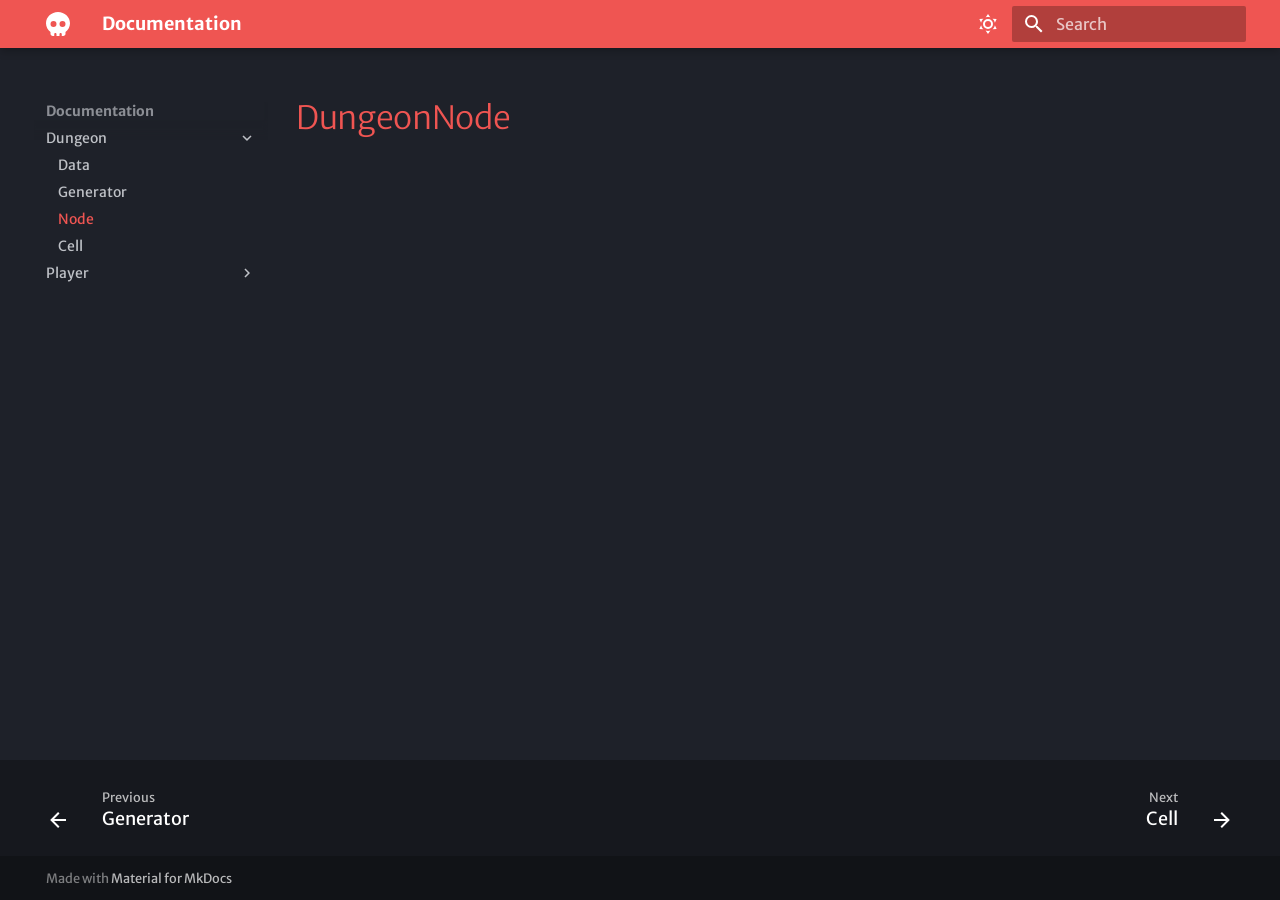
<file: dungeon/dungeon_node/index.html>
<!doctype html>
<html lang="en" class="no-js">
  <head>
    
      <meta charset="utf-8">
      <meta name="viewport" content="width=device-width,initial-scale=1">
      
      
      
        <link rel="canonical" href="https://main.site/dungeon/dungeon_node/">
      
      
        <link rel="prev" href="../dungeon_generator/">
      
      
        <link rel="next" href="../dungeon_cell/">
      
      
        
      
      
      <link rel="icon" href="../../fontawesome/solid/skull">
      <meta name="generator" content="mkdocs-1.6.1, mkdocs-material-9.7.7">
    
    
      
        <title>Node - Documentation</title>
      
    
    
      <link rel="stylesheet" href="../../assets/stylesheets/main.ec1eaa64.min.css">
      
        
        <link rel="stylesheet" href="../../assets/stylesheets/palette.ab4e12ef.min.css">
      
      


    
    
      
    
    
      
        
        
        <link rel="preconnect" href="https://fonts.gstatic.com" crossorigin>
        <link rel="stylesheet" href="https://fonts.googleapis.com/css?family=Merriweather+Sans:300,300i,400,400i,700,700i%7CRed+Hat+Mono:400,400i,700,700i&display=fallback">
        <style>:root{--md-text-font:"Merriweather Sans";--md-code-font:"Red Hat Mono"}</style>
      
    
    
      <link rel="stylesheet" href="../../extra.css">
    
    <script>__md_scope=new URL("../..",location),__md_hash=e=>[...e].reduce(((e,_)=>(e<<5)-e+_.charCodeAt(0)),0),__md_get=(e,_=localStorage,t=__md_scope)=>JSON.parse(_.getItem(t.pathname+"."+e)),__md_set=(e,_,t=localStorage,a=__md_scope)=>{try{t.setItem(a.pathname+"."+e,JSON.stringify(_))}catch(e){}}</script>
    
      

    
    
  </head>
  
  
    
    
      
    
    
    
    
    <body dir="ltr" data-md-color-scheme="slate" data-md-color-primary="red" data-md-color-accent="indigo">
  
    
    <input class="md-toggle" data-md-toggle="drawer" type="checkbox" id="__drawer" autocomplete="off">
    <input class="md-toggle" data-md-toggle="search" type="checkbox" id="__search" autocomplete="off">
    <label class="md-overlay" for="__drawer"></label>
    <div data-md-component="skip">
      
        
        <a href="#dungeonnode" class="md-skip">
          Skip to content
        </a>
      
    </div>
    <div data-md-component="announce">
      
    </div>
    
    
      

  

<header class="md-header md-header--shadow" data-md-component="header">
  <nav class="md-header__inner md-grid" aria-label="Header">
    <a href="../.." title="Documentation" class="md-header__button md-logo" aria-label="Documentation" data-md-component="logo">
      
  
  <svg xmlns="http://www.w3.org/2000/svg" viewBox="0 0 512 512"><!--! Font Awesome Free 7.1.0 by @fontawesome - https://fontawesome.com License - https://fontawesome.com/license/free (Icons: CC BY 4.0, Fonts: SIL OFL 1.1, Code: MIT License) Copyright 2025 Fonticons, Inc.--><path d="M416 427.4c58.5-44 96-111.6 96-187.4C512 107.5 397.4 0 256 0S0 107.5 0 240c0 75.8 37.5 143.4 96 187.4V464c0 26.5 21.5 48 48 48h32v-40c0-13.3 10.7-24 24-24s24 10.7 24 24v40h64v-40c0-13.3 10.7-24 24-24s24 10.7 24 24v40h32c26.5 0 48-21.5 48-48zM96 256a64 64 0 1 1 128 0 64 64 0 1 1-128 0m256-64a64 64 0 1 1 0 128 64 64 0 1 1 0-128"/></svg>

    </a>
    <label class="md-header__button md-icon" for="__drawer">
      
      <svg xmlns="http://www.w3.org/2000/svg" viewBox="0 0 24 24"><path d="M3 6h18v2H3zm0 5h18v2H3zm0 5h18v2H3z"/></svg>
    </label>
    <div class="md-header__title" data-md-component="header-title">
      <div class="md-header__ellipsis">
        <div class="md-header__topic">
          <span class="md-ellipsis">
            Documentation
          </span>
        </div>
        <div class="md-header__topic" data-md-component="header-topic">
          <span class="md-ellipsis">
            
              Node
            
          </span>
        </div>
      </div>
    </div>
    
      
        <form class="md-header__option" data-md-component="palette">
  
    
    
    
    <input class="md-option" data-md-color-media="" data-md-color-scheme="slate" data-md-color-primary="red" data-md-color-accent="indigo"  aria-label="Switch to light mode"  type="radio" name="__palette" id="__palette_0">
    
      <label class="md-header__button md-icon" title="Switch to light mode" for="__palette_1" hidden>
        <svg xmlns="http://www.w3.org/2000/svg" viewBox="0 0 24 24"><path d="M12 7a5 5 0 0 1 5 5 5 5 0 0 1-5 5 5 5 0 0 1-5-5 5 5 0 0 1 5-5m0 2a3 3 0 0 0-3 3 3 3 0 0 0 3 3 3 3 0 0 0 3-3 3 3 0 0 0-3-3m0-7 2.39 3.42C13.65 5.15 12.84 5 12 5s-1.65.15-2.39.42zM3.34 7l4.16-.35A7.2 7.2 0 0 0 5.94 8.5c-.44.74-.69 1.5-.83 2.29zm.02 10 1.76-3.77a7.131 7.131 0 0 0 2.38 4.14zM20.65 7l-1.77 3.79a7.02 7.02 0 0 0-2.38-4.15zm-.01 10-4.14.36c.59-.51 1.12-1.14 1.54-1.86.42-.73.69-1.5.83-2.29zM12 22l-2.41-3.44c.74.27 1.55.44 2.41.44.82 0 1.63-.17 2.37-.44z"/></svg>
      </label>
    
  
    
    
    
    <input class="md-option" data-md-color-media="" data-md-color-scheme="default" data-md-color-primary="red" data-md-color-accent="indigo"  aria-label="Switch to dark mode"  type="radio" name="__palette" id="__palette_1">
    
      <label class="md-header__button md-icon" title="Switch to dark mode" for="__palette_0" hidden>
        <svg xmlns="http://www.w3.org/2000/svg" viewBox="0 0 24 24"><path d="m17.75 4.09-2.53 1.94.91 3.06-2.63-1.81-2.63 1.81.91-3.06-2.53-1.94L12.44 4l1.06-3 1.06 3zm3.5 6.91-1.64 1.25.59 1.98-1.7-1.17-1.7 1.17.59-1.98L15.75 11l2.06-.05L18.5 9l.69 1.95zm-2.28 4.95c.83-.08 1.72 1.1 1.19 1.85-.32.45-.66.87-1.08 1.27C15.17 23 8.84 23 4.94 19.07c-3.91-3.9-3.91-10.24 0-14.14.4-.4.82-.76 1.27-1.08.75-.53 1.93.36 1.85 1.19-.27 2.86.69 5.83 2.89 8.02a9.96 9.96 0 0 0 8.02 2.89m-1.64 2.02a12.08 12.08 0 0 1-7.8-3.47c-2.17-2.19-3.33-5-3.49-7.82-2.81 3.14-2.7 7.96.31 10.98 3.02 3.01 7.84 3.12 10.98.31"/></svg>
      </label>
    
  
</form>
      
    
    
      <script>var palette=__md_get("__palette");if(palette&&palette.color){if("(prefers-color-scheme)"===palette.color.media){var media=matchMedia("(prefers-color-scheme: light)"),input=document.querySelector(media.matches?"[data-md-color-media='(prefers-color-scheme: light)']":"[data-md-color-media='(prefers-color-scheme: dark)']");palette.color.media=input.getAttribute("data-md-color-media"),palette.color.scheme=input.getAttribute("data-md-color-scheme"),palette.color.primary=input.getAttribute("data-md-color-primary"),palette.color.accent=input.getAttribute("data-md-color-accent")}for(var[key,value]of Object.entries(palette.color))document.body.setAttribute("data-md-color-"+key,value)}</script>
    
    
    
      
      
        <label class="md-header__button md-icon" for="__search">
          
          <svg xmlns="http://www.w3.org/2000/svg" viewBox="0 0 24 24"><path d="M9.5 3A6.5 6.5 0 0 1 16 9.5c0 1.61-.59 3.09-1.56 4.23l.27.27h.79l5 5-1.5 1.5-5-5v-.79l-.27-.27A6.52 6.52 0 0 1 9.5 16 6.5 6.5 0 0 1 3 9.5 6.5 6.5 0 0 1 9.5 3m0 2C7 5 5 7 5 9.5S7 14 9.5 14 14 12 14 9.5 12 5 9.5 5"/></svg>
        </label>
        <div class="md-search" data-md-component="search" role="dialog">
  <label class="md-search__overlay" for="__search"></label>
  <div class="md-search__inner" role="search">
    <form class="md-search__form" name="search">
      <input type="text" class="md-search__input" name="query" aria-label="Search" placeholder="Search" autocapitalize="off" autocorrect="off" autocomplete="off" spellcheck="false" data-md-component="search-query" required>
      <label class="md-search__icon md-icon" for="__search">
        
        <svg xmlns="http://www.w3.org/2000/svg" viewBox="0 0 24 24"><path d="M9.5 3A6.5 6.5 0 0 1 16 9.5c0 1.61-.59 3.09-1.56 4.23l.27.27h.79l5 5-1.5 1.5-5-5v-.79l-.27-.27A6.52 6.52 0 0 1 9.5 16 6.5 6.5 0 0 1 3 9.5 6.5 6.5 0 0 1 9.5 3m0 2C7 5 5 7 5 9.5S7 14 9.5 14 14 12 14 9.5 12 5 9.5 5"/></svg>
        
        <svg xmlns="http://www.w3.org/2000/svg" viewBox="0 0 24 24"><path d="M20 11v2H8l5.5 5.5-1.42 1.42L4.16 12l7.92-7.92L13.5 5.5 8 11z"/></svg>
      </label>
      <nav class="md-search__options" aria-label="Search">
        
        <button type="reset" class="md-search__icon md-icon" title="Clear" aria-label="Clear" tabindex="-1">
          
          <svg xmlns="http://www.w3.org/2000/svg" viewBox="0 0 24 24"><path d="M19 6.41 17.59 5 12 10.59 6.41 5 5 6.41 10.59 12 5 17.59 6.41 19 12 13.41 17.59 19 19 17.59 13.41 12z"/></svg>
        </button>
      </nav>
      
    </form>
    <div class="md-search__output">
      <div class="md-search__scrollwrap" tabindex="0" data-md-scrollfix>
        <div class="md-search-result" data-md-component="search-result">
          <div class="md-search-result__meta">
            Initializing search
          </div>
          <ol class="md-search-result__list" role="presentation"></ol>
        </div>
      </div>
    </div>
  </div>
</div>
      
    
    
  </nav>
  
</header>
    
    <div class="md-container" data-md-component="container">
      
      
        
          
        
      
      <main class="md-main" data-md-component="main">
        <div class="md-main__inner md-grid">
          
            
              
              <div class="md-sidebar md-sidebar--primary" data-md-component="sidebar" data-md-type="navigation" >
                <div class="md-sidebar__scrollwrap">
                  <div class="md-sidebar__inner">
                    



<nav class="md-nav md-nav--primary" aria-label="Navigation" data-md-level="0">
  <label class="md-nav__title" for="__drawer">
    <a href="../.." title="Documentation" class="md-nav__button md-logo" aria-label="Documentation" data-md-component="logo">
      
  
  <svg xmlns="http://www.w3.org/2000/svg" viewBox="0 0 512 512"><!--! Font Awesome Free 7.1.0 by @fontawesome - https://fontawesome.com License - https://fontawesome.com/license/free (Icons: CC BY 4.0, Fonts: SIL OFL 1.1, Code: MIT License) Copyright 2025 Fonticons, Inc.--><path d="M416 427.4c58.5-44 96-111.6 96-187.4C512 107.5 397.4 0 256 0S0 107.5 0 240c0 75.8 37.5 143.4 96 187.4V464c0 26.5 21.5 48 48 48h32v-40c0-13.3 10.7-24 24-24s24 10.7 24 24v40h64v-40c0-13.3 10.7-24 24-24s24 10.7 24 24v40h32c26.5 0 48-21.5 48-48zM96 256a64 64 0 1 1 128 0 64 64 0 1 1-128 0m256-64a64 64 0 1 1 0 128 64 64 0 1 1 0-128"/></svg>

    </a>
    Documentation
  </label>
  
  <ul class="md-nav__list" data-md-scrollfix>
    
      
      
  
  
    
  
  
  
    
    
      
        
          
        
      
        
      
        
      
        
      
        
      
    
    
    
    
    <li class="md-nav__item md-nav__item--active md-nav__item--nested">
      
        
        
        <input class="md-nav__toggle md-toggle " type="checkbox" id="__nav_1" checked>
        
          
          <div class="md-nav__link md-nav__container">
            <a href="../" class="md-nav__link ">
              
  
  
  <span class="md-ellipsis">
    
  
    Dungeon
  

    
  </span>
  
  

            </a>
            
              
              <label class="md-nav__link " for="__nav_1" id="__nav_1_label" tabindex="0">
                <span class="md-nav__icon md-icon"></span>
              </label>
            
          </div>
        
        <nav class="md-nav" data-md-level="1" aria-labelledby="__nav_1_label" aria-expanded="true">
          <label class="md-nav__title" for="__nav_1">
            <span class="md-nav__icon md-icon"></span>
            
  
    Dungeon
  

          </label>
          <ul class="md-nav__list" data-md-scrollfix>
            
              
            
              
                
  
  
  
  
    <li class="md-nav__item">
      <a href="../dungeon_data/" class="md-nav__link">
        
  
  
  <span class="md-ellipsis">
    
  
    Data
  

    
  </span>
  
  

      </a>
    </li>
  

              
            
              
                
  
  
  
  
    <li class="md-nav__item">
      <a href="../dungeon_generator/" class="md-nav__link">
        
  
  
  <span class="md-ellipsis">
    
  
    Generator
  

    
  </span>
  
  

      </a>
    </li>
  

              
            
              
                
  
  
    
  
  
  
    <li class="md-nav__item md-nav__item--active">
      
      <input class="md-nav__toggle md-toggle" type="checkbox" id="__toc">
      
      
        
      
      
      <a href="./" class="md-nav__link md-nav__link--active">
        
  
  
  <span class="md-ellipsis">
    
  
    Node
  

    
  </span>
  
  

      </a>
      
    </li>
  

              
            
              
                
  
  
  
  
    <li class="md-nav__item">
      <a href="../dungeon_cell/" class="md-nav__link">
        
  
  
  <span class="md-ellipsis">
    
  
    Cell
  

    
  </span>
  
  

      </a>
    </li>
  

              
            
          </ul>
        </nav>
      
    </li>
  

    
      
      
  
  
  
  
    
    
      
        
          
        
      
        
      
        
      
        
      
    
    
    
    
    <li class="md-nav__item md-nav__item--nested">
      
        
        
        <input class="md-nav__toggle md-toggle " type="checkbox" id="__nav_2" >
        
          
          <div class="md-nav__link md-nav__container">
            <a href="../../player/" class="md-nav__link ">
              
  
  
  <span class="md-ellipsis">
    
  
    Player
  

    
  </span>
  
  

            </a>
            
              
              <label class="md-nav__link " for="__nav_2" id="__nav_2_label" tabindex="0">
                <span class="md-nav__icon md-icon"></span>
              </label>
            
          </div>
        
        <nav class="md-nav" data-md-level="1" aria-labelledby="__nav_2_label" aria-expanded="false">
          <label class="md-nav__title" for="__nav_2">
            <span class="md-nav__icon md-icon"></span>
            
  
    Player
  

          </label>
          <ul class="md-nav__list" data-md-scrollfix>
            
              
            
              
                
  
  
  
  
    <li class="md-nav__item">
      <a href="../../player/player_data/" class="md-nav__link">
        
  
  
  <span class="md-ellipsis">
    
  
    Data
  

    
  </span>
  
  

      </a>
    </li>
  

              
            
              
                
  
  
  
  
    <li class="md-nav__item">
      <a href="../../player/player_character/" class="md-nav__link">
        
  
  
  <span class="md-ellipsis">
    
  
    Character
  

    
  </span>
  
  

      </a>
    </li>
  

              
            
              
                
  
  
  
  
    
    
      
        
          
        
      
        
      
        
      
    
    
    
    
    <li class="md-nav__item md-nav__item--nested">
      
        
        
        <input class="md-nav__toggle md-toggle " type="checkbox" id="__nav_2_4" >
        
          
          <div class="md-nav__link md-nav__container">
            <a href="../../player/limb/" class="md-nav__link ">
              
  
  
  <span class="md-ellipsis">
    
  
    Limb
  

    
  </span>
  
  

            </a>
            
              
              <label class="md-nav__link " for="__nav_2_4" id="__nav_2_4_label" tabindex="0">
                <span class="md-nav__icon md-icon"></span>
              </label>
            
          </div>
        
        <nav class="md-nav" data-md-level="2" aria-labelledby="__nav_2_4_label" aria-expanded="false">
          <label class="md-nav__title" for="__nav_2_4">
            <span class="md-nav__icon md-icon"></span>
            
  
    Limb
  

          </label>
          <ul class="md-nav__list" data-md-scrollfix>
            
              
            
              
                
  
  
  
  
    <li class="md-nav__item">
      <a href="../../player/limb/limb_data/" class="md-nav__link">
        
  
  
  <span class="md-ellipsis">
    
  
    Data
  

    
  </span>
  
  

      </a>
    </li>
  

              
            
              
                
  
  
  
  
    <li class="md-nav__item">
      <a href="../../player/limb/limb_node/" class="md-nav__link">
        
  
  
  <span class="md-ellipsis">
    
  
    Node
  

    
  </span>
  
  

      </a>
    </li>
  

              
            
          </ul>
        </nav>
      
    </li>
  

              
            
          </ul>
        </nav>
      
    </li>
  

    
  </ul>
</nav>
                  </div>
                </div>
              </div>
            
            
              
              <div class="md-sidebar md-sidebar--secondary" data-md-component="sidebar" data-md-type="toc" >
                <div class="md-sidebar__scrollwrap">
                  <div class="md-sidebar__inner">
                    

<nav class="md-nav md-nav--secondary" aria-label="Table of contents">
  
  
  
    
  
  
</nav>
                  </div>
                </div>
              </div>
            
          
          
            <div class="md-content" data-md-component="content">
              
              <article class="md-content__inner md-typeset">
                
                  



<h1 id="dungeonnode"><span class=class><a href="./">DungeonNode</a></span></h1>












                
              </article>
            </div>
          
          
<script>var target=document.getElementById(location.hash.slice(1));target&&target.name&&(target.checked=target.name.startsWith("__tabbed_"))</script>
        </div>
        
      </main>
      
        <footer class="md-footer">
  
    
      
      <nav class="md-footer__inner md-grid" aria-label="Footer" >
        
          
          <a href="../dungeon_generator/" class="md-footer__link md-footer__link--prev" aria-label="Previous: Generator">
            <div class="md-footer__button md-icon">
              
              <svg xmlns="http://www.w3.org/2000/svg" viewBox="0 0 24 24"><path d="M20 11v2H8l5.5 5.5-1.42 1.42L4.16 12l7.92-7.92L13.5 5.5 8 11z"/></svg>
            </div>
            <div class="md-footer__title">
              <span class="md-footer__direction">
                Previous
              </span>
              <div class="md-ellipsis">
                Generator
              </div>
            </div>
          </a>
        
        
          
          <a href="../dungeon_cell/" class="md-footer__link md-footer__link--next" aria-label="Next: Cell">
            <div class="md-footer__title">
              <span class="md-footer__direction">
                Next
              </span>
              <div class="md-ellipsis">
                Cell
              </div>
            </div>
            <div class="md-footer__button md-icon">
              
              <svg xmlns="http://www.w3.org/2000/svg" viewBox="0 0 24 24"><path d="M4 11v2h12l-5.5 5.5 1.42 1.42L19.84 12l-7.92-7.92L10.5 5.5 16 11z"/></svg>
            </div>
          </a>
        
      </nav>
    
  
  <div class="md-footer-meta md-typeset">
    <div class="md-footer-meta__inner md-grid">
      <div class="md-copyright">
  
  
    Made with
    <a href="https://squidfunk.github.io/mkdocs-material/" target="_blank" rel="noopener">
      Material for MkDocs
    </a>
  
</div>
      
    </div>
  </div>
</footer>
      
    </div>
    <div class="md-dialog" data-md-component="dialog">
      <div class="md-dialog__inner md-typeset"></div>
    </div>
    
    
    
      
      
      <script id="__config" type="application/json">{"annotate": null, "base": "../..", "features": ["navigation.indexes", "navigation.footer"], "search": "../../assets/javascripts/workers/search.2c215733.min.js", "tags": null, "translations": {"clipboard.copied": "Copied to clipboard", "clipboard.copy": "Copy to clipboard", "search.result.more.one": "1 more on this page", "search.result.more.other": "# more on this page", "search.result.none": "No matching documents", "search.result.one": "1 matching document", "search.result.other": "# matching documents", "search.result.placeholder": "Type to start searching", "search.result.term.missing": "Missing", "select.version": "Select version"}, "version": null}</script>
    
    
      <script src="../../assets/javascripts/bundle.d7400e89.min.js"></script>
      
    
  </body>
</html>
</file>
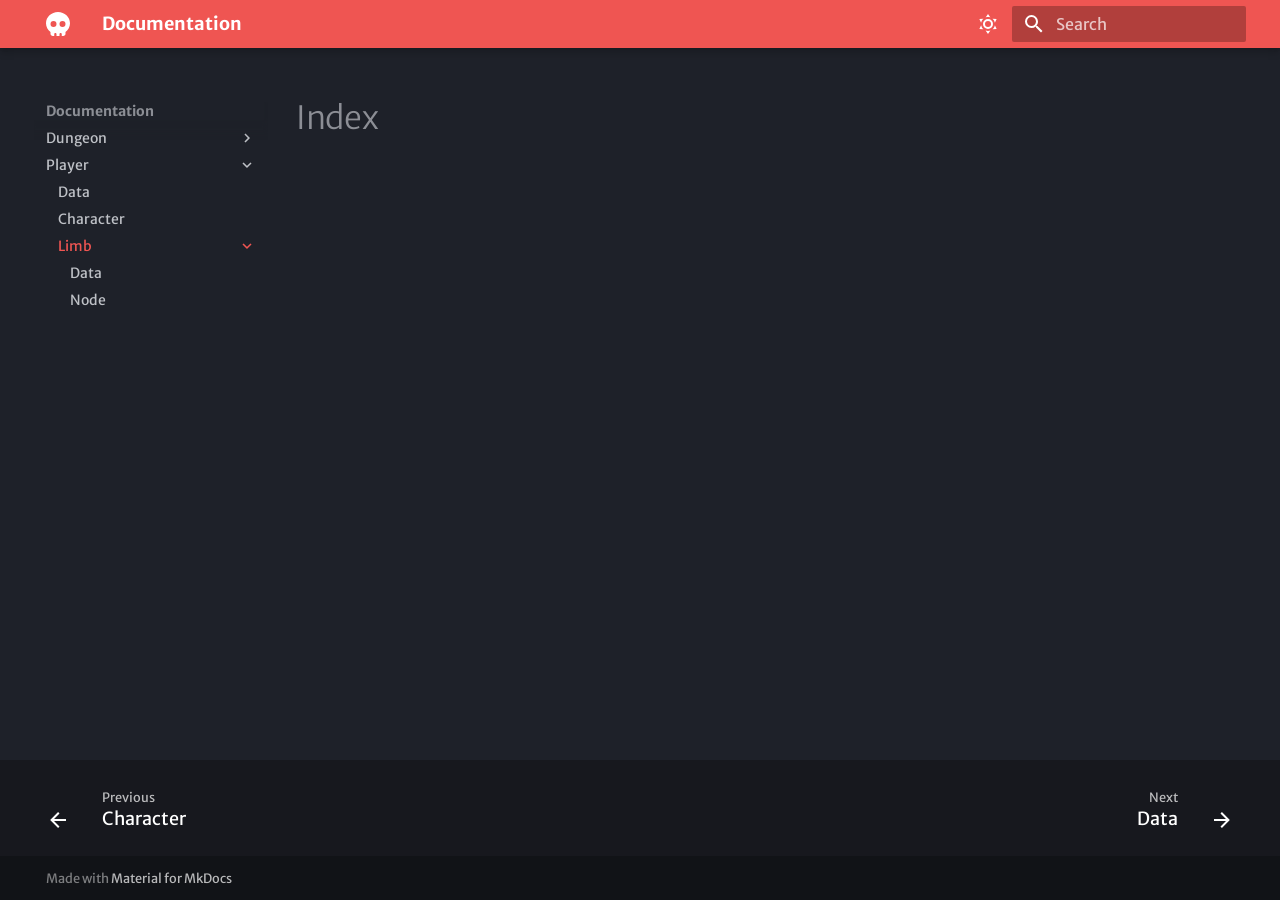
<file: player/limb/index.html>
<!doctype html>
<html lang="en" class="no-js">
  <head>
    
      <meta charset="utf-8">
      <meta name="viewport" content="width=device-width,initial-scale=1">
      
      
      
        <link rel="canonical" href="https://main.site/player/limb/">
      
      
        <link rel="prev" href="../player_character/">
      
      
        <link rel="next" href="limb_data/">
      
      
        
      
      
      <link rel="icon" href="../../fontawesome/solid/skull">
      <meta name="generator" content="mkdocs-1.6.1, mkdocs-material-9.7.7">
    
    
      
        <title>Index - Documentation</title>
      
    
    
      <link rel="stylesheet" href="../../assets/stylesheets/main.ec1eaa64.min.css">
      
        
        <link rel="stylesheet" href="../../assets/stylesheets/palette.ab4e12ef.min.css">
      
      


    
    
      
    
    
      
        
        
        <link rel="preconnect" href="https://fonts.gstatic.com" crossorigin>
        <link rel="stylesheet" href="https://fonts.googleapis.com/css?family=Merriweather+Sans:300,300i,400,400i,700,700i%7CRed+Hat+Mono:400,400i,700,700i&display=fallback">
        <style>:root{--md-text-font:"Merriweather Sans";--md-code-font:"Red Hat Mono"}</style>
      
    
    
      <link rel="stylesheet" href="../../extra.css">
    
    <script>__md_scope=new URL("../..",location),__md_hash=e=>[...e].reduce(((e,_)=>(e<<5)-e+_.charCodeAt(0)),0),__md_get=(e,_=localStorage,t=__md_scope)=>JSON.parse(_.getItem(t.pathname+"."+e)),__md_set=(e,_,t=localStorage,a=__md_scope)=>{try{t.setItem(a.pathname+"."+e,JSON.stringify(_))}catch(e){}}</script>
    
      

    
    
  </head>
  
  
    
    
      
    
    
    
    
    <body dir="ltr" data-md-color-scheme="slate" data-md-color-primary="red" data-md-color-accent="indigo">
  
    
    <input class="md-toggle" data-md-toggle="drawer" type="checkbox" id="__drawer" autocomplete="off">
    <input class="md-toggle" data-md-toggle="search" type="checkbox" id="__search" autocomplete="off">
    <label class="md-overlay" for="__drawer"></label>
    <div data-md-component="skip">
      
    </div>
    <div data-md-component="announce">
      
    </div>
    
    
      

  

<header class="md-header md-header--shadow" data-md-component="header">
  <nav class="md-header__inner md-grid" aria-label="Header">
    <a href="../.." title="Documentation" class="md-header__button md-logo" aria-label="Documentation" data-md-component="logo">
      
  
  <svg xmlns="http://www.w3.org/2000/svg" viewBox="0 0 512 512"><!--! Font Awesome Free 7.1.0 by @fontawesome - https://fontawesome.com License - https://fontawesome.com/license/free (Icons: CC BY 4.0, Fonts: SIL OFL 1.1, Code: MIT License) Copyright 2025 Fonticons, Inc.--><path d="M416 427.4c58.5-44 96-111.6 96-187.4C512 107.5 397.4 0 256 0S0 107.5 0 240c0 75.8 37.5 143.4 96 187.4V464c0 26.5 21.5 48 48 48h32v-40c0-13.3 10.7-24 24-24s24 10.7 24 24v40h64v-40c0-13.3 10.7-24 24-24s24 10.7 24 24v40h32c26.5 0 48-21.5 48-48zM96 256a64 64 0 1 1 128 0 64 64 0 1 1-128 0m256-64a64 64 0 1 1 0 128 64 64 0 1 1 0-128"/></svg>

    </a>
    <label class="md-header__button md-icon" for="__drawer">
      
      <svg xmlns="http://www.w3.org/2000/svg" viewBox="0 0 24 24"><path d="M3 6h18v2H3zm0 5h18v2H3zm0 5h18v2H3z"/></svg>
    </label>
    <div class="md-header__title" data-md-component="header-title">
      <div class="md-header__ellipsis">
        <div class="md-header__topic">
          <span class="md-ellipsis">
            Documentation
          </span>
        </div>
        <div class="md-header__topic" data-md-component="header-topic">
          <span class="md-ellipsis">
            
              Index
            
          </span>
        </div>
      </div>
    </div>
    
      
        <form class="md-header__option" data-md-component="palette">
  
    
    
    
    <input class="md-option" data-md-color-media="" data-md-color-scheme="slate" data-md-color-primary="red" data-md-color-accent="indigo"  aria-label="Switch to light mode"  type="radio" name="__palette" id="__palette_0">
    
      <label class="md-header__button md-icon" title="Switch to light mode" for="__palette_1" hidden>
        <svg xmlns="http://www.w3.org/2000/svg" viewBox="0 0 24 24"><path d="M12 7a5 5 0 0 1 5 5 5 5 0 0 1-5 5 5 5 0 0 1-5-5 5 5 0 0 1 5-5m0 2a3 3 0 0 0-3 3 3 3 0 0 0 3 3 3 3 0 0 0 3-3 3 3 0 0 0-3-3m0-7 2.39 3.42C13.65 5.15 12.84 5 12 5s-1.65.15-2.39.42zM3.34 7l4.16-.35A7.2 7.2 0 0 0 5.94 8.5c-.44.74-.69 1.5-.83 2.29zm.02 10 1.76-3.77a7.131 7.131 0 0 0 2.38 4.14zM20.65 7l-1.77 3.79a7.02 7.02 0 0 0-2.38-4.15zm-.01 10-4.14.36c.59-.51 1.12-1.14 1.54-1.86.42-.73.69-1.5.83-2.29zM12 22l-2.41-3.44c.74.27 1.55.44 2.41.44.82 0 1.63-.17 2.37-.44z"/></svg>
      </label>
    
  
    
    
    
    <input class="md-option" data-md-color-media="" data-md-color-scheme="default" data-md-color-primary="red" data-md-color-accent="indigo"  aria-label="Switch to dark mode"  type="radio" name="__palette" id="__palette_1">
    
      <label class="md-header__button md-icon" title="Switch to dark mode" for="__palette_0" hidden>
        <svg xmlns="http://www.w3.org/2000/svg" viewBox="0 0 24 24"><path d="m17.75 4.09-2.53 1.94.91 3.06-2.63-1.81-2.63 1.81.91-3.06-2.53-1.94L12.44 4l1.06-3 1.06 3zm3.5 6.91-1.64 1.25.59 1.98-1.7-1.17-1.7 1.17.59-1.98L15.75 11l2.06-.05L18.5 9l.69 1.95zm-2.28 4.95c.83-.08 1.72 1.1 1.19 1.85-.32.45-.66.87-1.08 1.27C15.17 23 8.84 23 4.94 19.07c-3.91-3.9-3.91-10.24 0-14.14.4-.4.82-.76 1.27-1.08.75-.53 1.93.36 1.85 1.19-.27 2.86.69 5.83 2.89 8.02a9.96 9.96 0 0 0 8.02 2.89m-1.64 2.02a12.08 12.08 0 0 1-7.8-3.47c-2.17-2.19-3.33-5-3.49-7.82-2.81 3.14-2.7 7.96.31 10.98 3.02 3.01 7.84 3.12 10.98.31"/></svg>
      </label>
    
  
</form>
      
    
    
      <script>var palette=__md_get("__palette");if(palette&&palette.color){if("(prefers-color-scheme)"===palette.color.media){var media=matchMedia("(prefers-color-scheme: light)"),input=document.querySelector(media.matches?"[data-md-color-media='(prefers-color-scheme: light)']":"[data-md-color-media='(prefers-color-scheme: dark)']");palette.color.media=input.getAttribute("data-md-color-media"),palette.color.scheme=input.getAttribute("data-md-color-scheme"),palette.color.primary=input.getAttribute("data-md-color-primary"),palette.color.accent=input.getAttribute("data-md-color-accent")}for(var[key,value]of Object.entries(palette.color))document.body.setAttribute("data-md-color-"+key,value)}</script>
    
    
    
      
      
        <label class="md-header__button md-icon" for="__search">
          
          <svg xmlns="http://www.w3.org/2000/svg" viewBox="0 0 24 24"><path d="M9.5 3A6.5 6.5 0 0 1 16 9.5c0 1.61-.59 3.09-1.56 4.23l.27.27h.79l5 5-1.5 1.5-5-5v-.79l-.27-.27A6.52 6.52 0 0 1 9.5 16 6.5 6.5 0 0 1 3 9.5 6.5 6.5 0 0 1 9.5 3m0 2C7 5 5 7 5 9.5S7 14 9.5 14 14 12 14 9.5 12 5 9.5 5"/></svg>
        </label>
        <div class="md-search" data-md-component="search" role="dialog">
  <label class="md-search__overlay" for="__search"></label>
  <div class="md-search__inner" role="search">
    <form class="md-search__form" name="search">
      <input type="text" class="md-search__input" name="query" aria-label="Search" placeholder="Search" autocapitalize="off" autocorrect="off" autocomplete="off" spellcheck="false" data-md-component="search-query" required>
      <label class="md-search__icon md-icon" for="__search">
        
        <svg xmlns="http://www.w3.org/2000/svg" viewBox="0 0 24 24"><path d="M9.5 3A6.5 6.5 0 0 1 16 9.5c0 1.61-.59 3.09-1.56 4.23l.27.27h.79l5 5-1.5 1.5-5-5v-.79l-.27-.27A6.52 6.52 0 0 1 9.5 16 6.5 6.5 0 0 1 3 9.5 6.5 6.5 0 0 1 9.5 3m0 2C7 5 5 7 5 9.5S7 14 9.5 14 14 12 14 9.5 12 5 9.5 5"/></svg>
        
        <svg xmlns="http://www.w3.org/2000/svg" viewBox="0 0 24 24"><path d="M20 11v2H8l5.5 5.5-1.42 1.42L4.16 12l7.92-7.92L13.5 5.5 8 11z"/></svg>
      </label>
      <nav class="md-search__options" aria-label="Search">
        
        <button type="reset" class="md-search__icon md-icon" title="Clear" aria-label="Clear" tabindex="-1">
          
          <svg xmlns="http://www.w3.org/2000/svg" viewBox="0 0 24 24"><path d="M19 6.41 17.59 5 12 10.59 6.41 5 5 6.41 10.59 12 5 17.59 6.41 19 12 13.41 17.59 19 19 17.59 13.41 12z"/></svg>
        </button>
      </nav>
      
    </form>
    <div class="md-search__output">
      <div class="md-search__scrollwrap" tabindex="0" data-md-scrollfix>
        <div class="md-search-result" data-md-component="search-result">
          <div class="md-search-result__meta">
            Initializing search
          </div>
          <ol class="md-search-result__list" role="presentation"></ol>
        </div>
      </div>
    </div>
  </div>
</div>
      
    
    
  </nav>
  
</header>
    
    <div class="md-container" data-md-component="container">
      
      
        
          
        
      
      <main class="md-main" data-md-component="main">
        <div class="md-main__inner md-grid">
          
            
              
              <div class="md-sidebar md-sidebar--primary" data-md-component="sidebar" data-md-type="navigation" >
                <div class="md-sidebar__scrollwrap">
                  <div class="md-sidebar__inner">
                    



<nav class="md-nav md-nav--primary" aria-label="Navigation" data-md-level="0">
  <label class="md-nav__title" for="__drawer">
    <a href="../.." title="Documentation" class="md-nav__button md-logo" aria-label="Documentation" data-md-component="logo">
      
  
  <svg xmlns="http://www.w3.org/2000/svg" viewBox="0 0 512 512"><!--! Font Awesome Free 7.1.0 by @fontawesome - https://fontawesome.com License - https://fontawesome.com/license/free (Icons: CC BY 4.0, Fonts: SIL OFL 1.1, Code: MIT License) Copyright 2025 Fonticons, Inc.--><path d="M416 427.4c58.5-44 96-111.6 96-187.4C512 107.5 397.4 0 256 0S0 107.5 0 240c0 75.8 37.5 143.4 96 187.4V464c0 26.5 21.5 48 48 48h32v-40c0-13.3 10.7-24 24-24s24 10.7 24 24v40h64v-40c0-13.3 10.7-24 24-24s24 10.7 24 24v40h32c26.5 0 48-21.5 48-48zM96 256a64 64 0 1 1 128 0 64 64 0 1 1-128 0m256-64a64 64 0 1 1 0 128 64 64 0 1 1 0-128"/></svg>

    </a>
    Documentation
  </label>
  
  <ul class="md-nav__list" data-md-scrollfix>
    
      
      
  
  
  
  
    
    
      
        
          
        
      
        
      
        
      
        
      
        
      
    
    
    
    
    <li class="md-nav__item md-nav__item--nested">
      
        
        
        <input class="md-nav__toggle md-toggle " type="checkbox" id="__nav_1" >
        
          
          <div class="md-nav__link md-nav__container">
            <a href="../../dungeon/" class="md-nav__link ">
              
  
  
  <span class="md-ellipsis">
    
  
    Dungeon
  

    
  </span>
  
  

            </a>
            
              
              <label class="md-nav__link " for="__nav_1" id="__nav_1_label" tabindex="0">
                <span class="md-nav__icon md-icon"></span>
              </label>
            
          </div>
        
        <nav class="md-nav" data-md-level="1" aria-labelledby="__nav_1_label" aria-expanded="false">
          <label class="md-nav__title" for="__nav_1">
            <span class="md-nav__icon md-icon"></span>
            
  
    Dungeon
  

          </label>
          <ul class="md-nav__list" data-md-scrollfix>
            
              
            
              
                
  
  
  
  
    <li class="md-nav__item">
      <a href="../../dungeon/dungeon_data/" class="md-nav__link">
        
  
  
  <span class="md-ellipsis">
    
  
    Data
  

    
  </span>
  
  

      </a>
    </li>
  

              
            
              
                
  
  
  
  
    <li class="md-nav__item">
      <a href="../../dungeon/dungeon_generator/" class="md-nav__link">
        
  
  
  <span class="md-ellipsis">
    
  
    Generator
  

    
  </span>
  
  

      </a>
    </li>
  

              
            
              
                
  
  
  
  
    <li class="md-nav__item">
      <a href="../../dungeon/dungeon_node/" class="md-nav__link">
        
  
  
  <span class="md-ellipsis">
    
  
    Node
  

    
  </span>
  
  

      </a>
    </li>
  

              
            
              
                
  
  
  
  
    <li class="md-nav__item">
      <a href="../../dungeon/dungeon_cell/" class="md-nav__link">
        
  
  
  <span class="md-ellipsis">
    
  
    Cell
  

    
  </span>
  
  

      </a>
    </li>
  

              
            
          </ul>
        </nav>
      
    </li>
  

    
      
      
  
  
    
  
  
  
    
    
      
        
          
        
      
        
      
        
      
        
      
    
    
    
    
    <li class="md-nav__item md-nav__item--active md-nav__item--nested">
      
        
        
        <input class="md-nav__toggle md-toggle " type="checkbox" id="__nav_2" checked>
        
          
          <div class="md-nav__link md-nav__container">
            <a href="../" class="md-nav__link ">
              
  
  
  <span class="md-ellipsis">
    
  
    Player
  

    
  </span>
  
  

            </a>
            
              
              <label class="md-nav__link " for="__nav_2" id="__nav_2_label" tabindex="0">
                <span class="md-nav__icon md-icon"></span>
              </label>
            
          </div>
        
        <nav class="md-nav" data-md-level="1" aria-labelledby="__nav_2_label" aria-expanded="true">
          <label class="md-nav__title" for="__nav_2">
            <span class="md-nav__icon md-icon"></span>
            
  
    Player
  

          </label>
          <ul class="md-nav__list" data-md-scrollfix>
            
              
            
              
                
  
  
  
  
    <li class="md-nav__item">
      <a href="../player_data/" class="md-nav__link">
        
  
  
  <span class="md-ellipsis">
    
  
    Data
  

    
  </span>
  
  

      </a>
    </li>
  

              
            
              
                
  
  
  
  
    <li class="md-nav__item">
      <a href="../player_character/" class="md-nav__link">
        
  
  
  <span class="md-ellipsis">
    
  
    Character
  

    
  </span>
  
  

      </a>
    </li>
  

              
            
              
                
  
  
    
  
  
  
    
    
      
        
          
        
      
        
      
        
      
    
    
    
    
    <li class="md-nav__item md-nav__item--active md-nav__item--nested">
      
        
        
        <input class="md-nav__toggle md-toggle " type="checkbox" id="__nav_2_4" checked>
        
          
          <div class="md-nav__link md-nav__container">
            <a href="./" class="md-nav__link md-nav__link--active">
              
  
  
  <span class="md-ellipsis">
    
  
    Limb
  

    
  </span>
  
  

            </a>
            
              
              <label class="md-nav__link md-nav__link--active" for="__nav_2_4" id="__nav_2_4_label" tabindex="0">
                <span class="md-nav__icon md-icon"></span>
              </label>
            
          </div>
        
        <nav class="md-nav" data-md-level="2" aria-labelledby="__nav_2_4_label" aria-expanded="true">
          <label class="md-nav__title" for="__nav_2_4">
            <span class="md-nav__icon md-icon"></span>
            
  
    Limb
  

          </label>
          <ul class="md-nav__list" data-md-scrollfix>
            
              
            
              
                
  
  
  
  
    <li class="md-nav__item">
      <a href="limb_data/" class="md-nav__link">
        
  
  
  <span class="md-ellipsis">
    
  
    Data
  

    
  </span>
  
  

      </a>
    </li>
  

              
            
              
                
  
  
  
  
    <li class="md-nav__item">
      <a href="limb_node/" class="md-nav__link">
        
  
  
  <span class="md-ellipsis">
    
  
    Node
  

    
  </span>
  
  

      </a>
    </li>
  

              
            
          </ul>
        </nav>
      
    </li>
  

              
            
          </ul>
        </nav>
      
    </li>
  

    
  </ul>
</nav>
                  </div>
                </div>
              </div>
            
            
              
              <div class="md-sidebar md-sidebar--secondary" data-md-component="sidebar" data-md-type="toc" >
                <div class="md-sidebar__scrollwrap">
                  <div class="md-sidebar__inner">
                    

<nav class="md-nav md-nav--secondary" aria-label="Table of contents">
  
  
  
  
</nav>
                  </div>
                </div>
              </div>
            
          
          
            <div class="md-content" data-md-component="content">
              
              <article class="md-content__inner md-typeset">
                
                  



  <h1>Index</h1>














                
              </article>
            </div>
          
          
<script>var target=document.getElementById(location.hash.slice(1));target&&target.name&&(target.checked=target.name.startsWith("__tabbed_"))</script>
        </div>
        
      </main>
      
        <footer class="md-footer">
  
    
      
      <nav class="md-footer__inner md-grid" aria-label="Footer" >
        
          
          <a href="../player_character/" class="md-footer__link md-footer__link--prev" aria-label="Previous: Character">
            <div class="md-footer__button md-icon">
              
              <svg xmlns="http://www.w3.org/2000/svg" viewBox="0 0 24 24"><path d="M20 11v2H8l5.5 5.5-1.42 1.42L4.16 12l7.92-7.92L13.5 5.5 8 11z"/></svg>
            </div>
            <div class="md-footer__title">
              <span class="md-footer__direction">
                Previous
              </span>
              <div class="md-ellipsis">
                Character
              </div>
            </div>
          </a>
        
        
          
          <a href="limb_data/" class="md-footer__link md-footer__link--next" aria-label="Next: Data">
            <div class="md-footer__title">
              <span class="md-footer__direction">
                Next
              </span>
              <div class="md-ellipsis">
                Data
              </div>
            </div>
            <div class="md-footer__button md-icon">
              
              <svg xmlns="http://www.w3.org/2000/svg" viewBox="0 0 24 24"><path d="M4 11v2h12l-5.5 5.5 1.42 1.42L19.84 12l-7.92-7.92L10.5 5.5 16 11z"/></svg>
            </div>
          </a>
        
      </nav>
    
  
  <div class="md-footer-meta md-typeset">
    <div class="md-footer-meta__inner md-grid">
      <div class="md-copyright">
  
  
    Made with
    <a href="https://squidfunk.github.io/mkdocs-material/" target="_blank" rel="noopener">
      Material for MkDocs
    </a>
  
</div>
      
    </div>
  </div>
</footer>
      
    </div>
    <div class="md-dialog" data-md-component="dialog">
      <div class="md-dialog__inner md-typeset"></div>
    </div>
    
    
    
      
      
      <script id="__config" type="application/json">{"annotate": null, "base": "../..", "features": ["navigation.indexes", "navigation.footer"], "search": "../../assets/javascripts/workers/search.2c215733.min.js", "tags": null, "translations": {"clipboard.copied": "Copied to clipboard", "clipboard.copy": "Copy to clipboard", "search.result.more.one": "1 more on this page", "search.result.more.other": "# more on this page", "search.result.none": "No matching documents", "search.result.one": "1 matching document", "search.result.other": "# matching documents", "search.result.placeholder": "Type to start searching", "search.result.term.missing": "Missing", "select.version": "Select version"}, "version": null}</script>
    
    
      <script src="../../assets/javascripts/bundle.d7400e89.min.js"></script>
      
    
  </body>
</html>
</file>
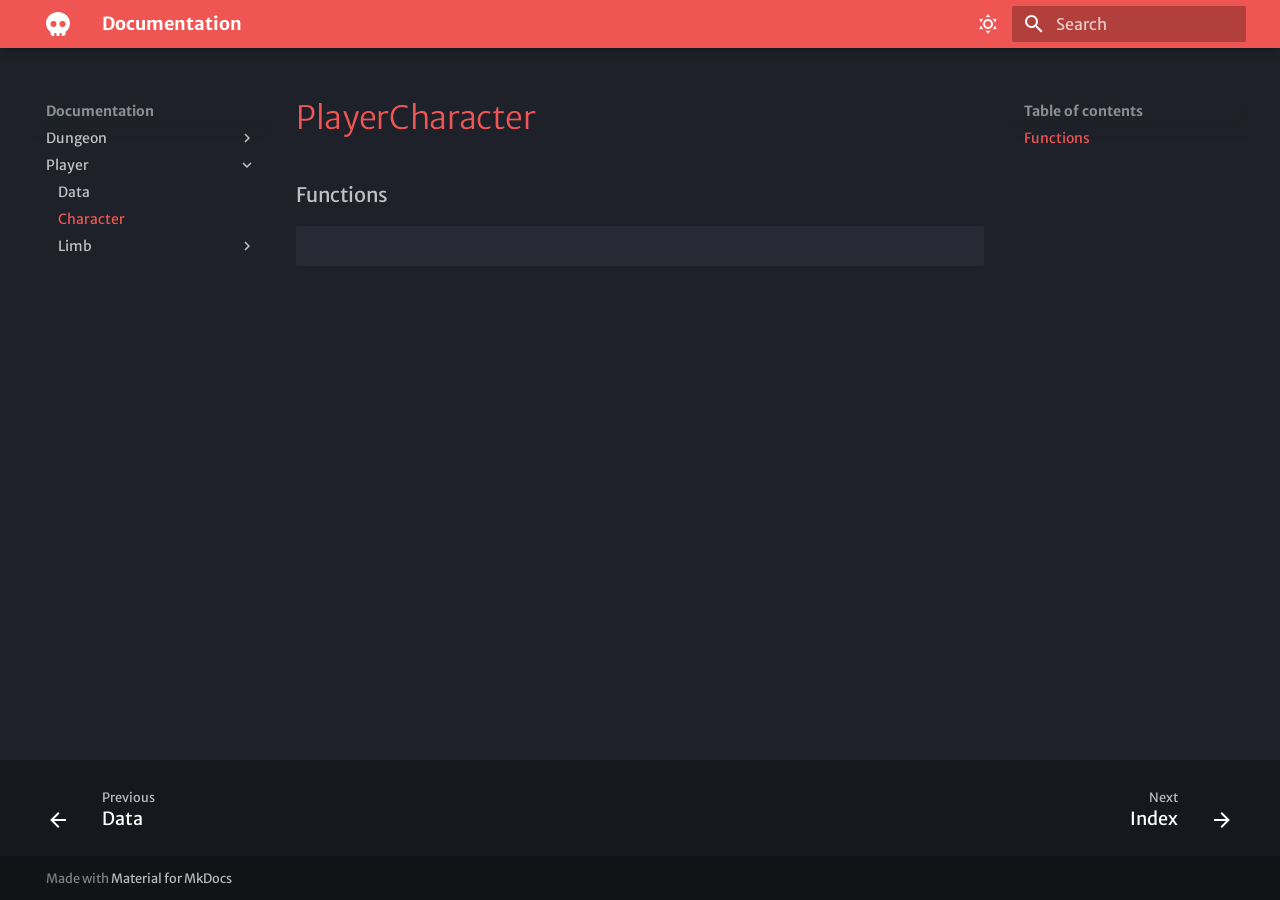
<file: player/player_character/index.html>
<!doctype html>
<html lang="en" class="no-js">
  <head>
    
      <meta charset="utf-8">
      <meta name="viewport" content="width=device-width,initial-scale=1">
      
      
      
        <link rel="canonical" href="https://main.site/player/player_character/">
      
      
        <link rel="prev" href="../player_data/">
      
      
        <link rel="next" href="../limb/">
      
      
        
      
      
      <link rel="icon" href="../../fontawesome/solid/skull">
      <meta name="generator" content="mkdocs-1.6.1, mkdocs-material-9.7.7">
    
    
      
        <title>Character - Documentation</title>
      
    
    
      <link rel="stylesheet" href="../../assets/stylesheets/main.ec1eaa64.min.css">
      
        
        <link rel="stylesheet" href="../../assets/stylesheets/palette.ab4e12ef.min.css">
      
      


    
    
      
    
    
      
        
        
        <link rel="preconnect" href="https://fonts.gstatic.com" crossorigin>
        <link rel="stylesheet" href="https://fonts.googleapis.com/css?family=Merriweather+Sans:300,300i,400,400i,700,700i%7CRed+Hat+Mono:400,400i,700,700i&display=fallback">
        <style>:root{--md-text-font:"Merriweather Sans";--md-code-font:"Red Hat Mono"}</style>
      
    
    
      <link rel="stylesheet" href="../../extra.css">
    
    <script>__md_scope=new URL("../..",location),__md_hash=e=>[...e].reduce(((e,_)=>(e<<5)-e+_.charCodeAt(0)),0),__md_get=(e,_=localStorage,t=__md_scope)=>JSON.parse(_.getItem(t.pathname+"."+e)),__md_set=(e,_,t=localStorage,a=__md_scope)=>{try{t.setItem(a.pathname+"."+e,JSON.stringify(_))}catch(e){}}</script>
    
      

    
    
  </head>
  
  
    
    
      
    
    
    
    
    <body dir="ltr" data-md-color-scheme="slate" data-md-color-primary="red" data-md-color-accent="indigo">
  
    
    <input class="md-toggle" data-md-toggle="drawer" type="checkbox" id="__drawer" autocomplete="off">
    <input class="md-toggle" data-md-toggle="search" type="checkbox" id="__search" autocomplete="off">
    <label class="md-overlay" for="__drawer"></label>
    <div data-md-component="skip">
      
        
        <a href="#playercharacter" class="md-skip">
          Skip to content
        </a>
      
    </div>
    <div data-md-component="announce">
      
    </div>
    
    
      

  

<header class="md-header md-header--shadow" data-md-component="header">
  <nav class="md-header__inner md-grid" aria-label="Header">
    <a href="../.." title="Documentation" class="md-header__button md-logo" aria-label="Documentation" data-md-component="logo">
      
  
  <svg xmlns="http://www.w3.org/2000/svg" viewBox="0 0 512 512"><!--! Font Awesome Free 7.1.0 by @fontawesome - https://fontawesome.com License - https://fontawesome.com/license/free (Icons: CC BY 4.0, Fonts: SIL OFL 1.1, Code: MIT License) Copyright 2025 Fonticons, Inc.--><path d="M416 427.4c58.5-44 96-111.6 96-187.4C512 107.5 397.4 0 256 0S0 107.5 0 240c0 75.8 37.5 143.4 96 187.4V464c0 26.5 21.5 48 48 48h32v-40c0-13.3 10.7-24 24-24s24 10.7 24 24v40h64v-40c0-13.3 10.7-24 24-24s24 10.7 24 24v40h32c26.5 0 48-21.5 48-48zM96 256a64 64 0 1 1 128 0 64 64 0 1 1-128 0m256-64a64 64 0 1 1 0 128 64 64 0 1 1 0-128"/></svg>

    </a>
    <label class="md-header__button md-icon" for="__drawer">
      
      <svg xmlns="http://www.w3.org/2000/svg" viewBox="0 0 24 24"><path d="M3 6h18v2H3zm0 5h18v2H3zm0 5h18v2H3z"/></svg>
    </label>
    <div class="md-header__title" data-md-component="header-title">
      <div class="md-header__ellipsis">
        <div class="md-header__topic">
          <span class="md-ellipsis">
            Documentation
          </span>
        </div>
        <div class="md-header__topic" data-md-component="header-topic">
          <span class="md-ellipsis">
            
              Character
            
          </span>
        </div>
      </div>
    </div>
    
      
        <form class="md-header__option" data-md-component="palette">
  
    
    
    
    <input class="md-option" data-md-color-media="" data-md-color-scheme="slate" data-md-color-primary="red" data-md-color-accent="indigo"  aria-label="Switch to light mode"  type="radio" name="__palette" id="__palette_0">
    
      <label class="md-header__button md-icon" title="Switch to light mode" for="__palette_1" hidden>
        <svg xmlns="http://www.w3.org/2000/svg" viewBox="0 0 24 24"><path d="M12 7a5 5 0 0 1 5 5 5 5 0 0 1-5 5 5 5 0 0 1-5-5 5 5 0 0 1 5-5m0 2a3 3 0 0 0-3 3 3 3 0 0 0 3 3 3 3 0 0 0 3-3 3 3 0 0 0-3-3m0-7 2.39 3.42C13.65 5.15 12.84 5 12 5s-1.65.15-2.39.42zM3.34 7l4.16-.35A7.2 7.2 0 0 0 5.94 8.5c-.44.74-.69 1.5-.83 2.29zm.02 10 1.76-3.77a7.131 7.131 0 0 0 2.38 4.14zM20.65 7l-1.77 3.79a7.02 7.02 0 0 0-2.38-4.15zm-.01 10-4.14.36c.59-.51 1.12-1.14 1.54-1.86.42-.73.69-1.5.83-2.29zM12 22l-2.41-3.44c.74.27 1.55.44 2.41.44.82 0 1.63-.17 2.37-.44z"/></svg>
      </label>
    
  
    
    
    
    <input class="md-option" data-md-color-media="" data-md-color-scheme="default" data-md-color-primary="red" data-md-color-accent="indigo"  aria-label="Switch to dark mode"  type="radio" name="__palette" id="__palette_1">
    
      <label class="md-header__button md-icon" title="Switch to dark mode" for="__palette_0" hidden>
        <svg xmlns="http://www.w3.org/2000/svg" viewBox="0 0 24 24"><path d="m17.75 4.09-2.53 1.94.91 3.06-2.63-1.81-2.63 1.81.91-3.06-2.53-1.94L12.44 4l1.06-3 1.06 3zm3.5 6.91-1.64 1.25.59 1.98-1.7-1.17-1.7 1.17.59-1.98L15.75 11l2.06-.05L18.5 9l.69 1.95zm-2.28 4.95c.83-.08 1.72 1.1 1.19 1.85-.32.45-.66.87-1.08 1.27C15.17 23 8.84 23 4.94 19.07c-3.91-3.9-3.91-10.24 0-14.14.4-.4.82-.76 1.27-1.08.75-.53 1.93.36 1.85 1.19-.27 2.86.69 5.83 2.89 8.02a9.96 9.96 0 0 0 8.02 2.89m-1.64 2.02a12.08 12.08 0 0 1-7.8-3.47c-2.17-2.19-3.33-5-3.49-7.82-2.81 3.14-2.7 7.96.31 10.98 3.02 3.01 7.84 3.12 10.98.31"/></svg>
      </label>
    
  
</form>
      
    
    
      <script>var palette=__md_get("__palette");if(palette&&palette.color){if("(prefers-color-scheme)"===palette.color.media){var media=matchMedia("(prefers-color-scheme: light)"),input=document.querySelector(media.matches?"[data-md-color-media='(prefers-color-scheme: light)']":"[data-md-color-media='(prefers-color-scheme: dark)']");palette.color.media=input.getAttribute("data-md-color-media"),palette.color.scheme=input.getAttribute("data-md-color-scheme"),palette.color.primary=input.getAttribute("data-md-color-primary"),palette.color.accent=input.getAttribute("data-md-color-accent")}for(var[key,value]of Object.entries(palette.color))document.body.setAttribute("data-md-color-"+key,value)}</script>
    
    
    
      
      
        <label class="md-header__button md-icon" for="__search">
          
          <svg xmlns="http://www.w3.org/2000/svg" viewBox="0 0 24 24"><path d="M9.5 3A6.5 6.5 0 0 1 16 9.5c0 1.61-.59 3.09-1.56 4.23l.27.27h.79l5 5-1.5 1.5-5-5v-.79l-.27-.27A6.52 6.52 0 0 1 9.5 16 6.5 6.5 0 0 1 3 9.5 6.5 6.5 0 0 1 9.5 3m0 2C7 5 5 7 5 9.5S7 14 9.5 14 14 12 14 9.5 12 5 9.5 5"/></svg>
        </label>
        <div class="md-search" data-md-component="search" role="dialog">
  <label class="md-search__overlay" for="__search"></label>
  <div class="md-search__inner" role="search">
    <form class="md-search__form" name="search">
      <input type="text" class="md-search__input" name="query" aria-label="Search" placeholder="Search" autocapitalize="off" autocorrect="off" autocomplete="off" spellcheck="false" data-md-component="search-query" required>
      <label class="md-search__icon md-icon" for="__search">
        
        <svg xmlns="http://www.w3.org/2000/svg" viewBox="0 0 24 24"><path d="M9.5 3A6.5 6.5 0 0 1 16 9.5c0 1.61-.59 3.09-1.56 4.23l.27.27h.79l5 5-1.5 1.5-5-5v-.79l-.27-.27A6.52 6.52 0 0 1 9.5 16 6.5 6.5 0 0 1 3 9.5 6.5 6.5 0 0 1 9.5 3m0 2C7 5 5 7 5 9.5S7 14 9.5 14 14 12 14 9.5 12 5 9.5 5"/></svg>
        
        <svg xmlns="http://www.w3.org/2000/svg" viewBox="0 0 24 24"><path d="M20 11v2H8l5.5 5.5-1.42 1.42L4.16 12l7.92-7.92L13.5 5.5 8 11z"/></svg>
      </label>
      <nav class="md-search__options" aria-label="Search">
        
        <button type="reset" class="md-search__icon md-icon" title="Clear" aria-label="Clear" tabindex="-1">
          
          <svg xmlns="http://www.w3.org/2000/svg" viewBox="0 0 24 24"><path d="M19 6.41 17.59 5 12 10.59 6.41 5 5 6.41 10.59 12 5 17.59 6.41 19 12 13.41 17.59 19 19 17.59 13.41 12z"/></svg>
        </button>
      </nav>
      
    </form>
    <div class="md-search__output">
      <div class="md-search__scrollwrap" tabindex="0" data-md-scrollfix>
        <div class="md-search-result" data-md-component="search-result">
          <div class="md-search-result__meta">
            Initializing search
          </div>
          <ol class="md-search-result__list" role="presentation"></ol>
        </div>
      </div>
    </div>
  </div>
</div>
      
    
    
  </nav>
  
</header>
    
    <div class="md-container" data-md-component="container">
      
      
        
          
        
      
      <main class="md-main" data-md-component="main">
        <div class="md-main__inner md-grid">
          
            
              
              <div class="md-sidebar md-sidebar--primary" data-md-component="sidebar" data-md-type="navigation" >
                <div class="md-sidebar__scrollwrap">
                  <div class="md-sidebar__inner">
                    



<nav class="md-nav md-nav--primary" aria-label="Navigation" data-md-level="0">
  <label class="md-nav__title" for="__drawer">
    <a href="../.." title="Documentation" class="md-nav__button md-logo" aria-label="Documentation" data-md-component="logo">
      
  
  <svg xmlns="http://www.w3.org/2000/svg" viewBox="0 0 512 512"><!--! Font Awesome Free 7.1.0 by @fontawesome - https://fontawesome.com License - https://fontawesome.com/license/free (Icons: CC BY 4.0, Fonts: SIL OFL 1.1, Code: MIT License) Copyright 2025 Fonticons, Inc.--><path d="M416 427.4c58.5-44 96-111.6 96-187.4C512 107.5 397.4 0 256 0S0 107.5 0 240c0 75.8 37.5 143.4 96 187.4V464c0 26.5 21.5 48 48 48h32v-40c0-13.3 10.7-24 24-24s24 10.7 24 24v40h64v-40c0-13.3 10.7-24 24-24s24 10.7 24 24v40h32c26.5 0 48-21.5 48-48zM96 256a64 64 0 1 1 128 0 64 64 0 1 1-128 0m256-64a64 64 0 1 1 0 128 64 64 0 1 1 0-128"/></svg>

    </a>
    Documentation
  </label>
  
  <ul class="md-nav__list" data-md-scrollfix>
    
      
      
  
  
  
  
    
    
      
        
          
        
      
        
      
        
      
        
      
        
      
    
    
    
    
    <li class="md-nav__item md-nav__item--nested">
      
        
        
        <input class="md-nav__toggle md-toggle " type="checkbox" id="__nav_1" >
        
          
          <div class="md-nav__link md-nav__container">
            <a href="../../dungeon/" class="md-nav__link ">
              
  
  
  <span class="md-ellipsis">
    
  
    Dungeon
  

    
  </span>
  
  

            </a>
            
              
              <label class="md-nav__link " for="__nav_1" id="__nav_1_label" tabindex="0">
                <span class="md-nav__icon md-icon"></span>
              </label>
            
          </div>
        
        <nav class="md-nav" data-md-level="1" aria-labelledby="__nav_1_label" aria-expanded="false">
          <label class="md-nav__title" for="__nav_1">
            <span class="md-nav__icon md-icon"></span>
            
  
    Dungeon
  

          </label>
          <ul class="md-nav__list" data-md-scrollfix>
            
              
            
              
                
  
  
  
  
    <li class="md-nav__item">
      <a href="../../dungeon/dungeon_data/" class="md-nav__link">
        
  
  
  <span class="md-ellipsis">
    
  
    Data
  

    
  </span>
  
  

      </a>
    </li>
  

              
            
              
                
  
  
  
  
    <li class="md-nav__item">
      <a href="../../dungeon/dungeon_generator/" class="md-nav__link">
        
  
  
  <span class="md-ellipsis">
    
  
    Generator
  

    
  </span>
  
  

      </a>
    </li>
  

              
            
              
                
  
  
  
  
    <li class="md-nav__item">
      <a href="../../dungeon/dungeon_node/" class="md-nav__link">
        
  
  
  <span class="md-ellipsis">
    
  
    Node
  

    
  </span>
  
  

      </a>
    </li>
  

              
            
              
                
  
  
  
  
    <li class="md-nav__item">
      <a href="../../dungeon/dungeon_cell/" class="md-nav__link">
        
  
  
  <span class="md-ellipsis">
    
  
    Cell
  

    
  </span>
  
  

      </a>
    </li>
  

              
            
          </ul>
        </nav>
      
    </li>
  

    
      
      
  
  
    
  
  
  
    
    
      
        
          
        
      
        
      
        
      
        
      
    
    
    
    
    <li class="md-nav__item md-nav__item--active md-nav__item--nested">
      
        
        
        <input class="md-nav__toggle md-toggle " type="checkbox" id="__nav_2" checked>
        
          
          <div class="md-nav__link md-nav__container">
            <a href="../" class="md-nav__link ">
              
  
  
  <span class="md-ellipsis">
    
  
    Player
  

    
  </span>
  
  

            </a>
            
              
              <label class="md-nav__link " for="__nav_2" id="__nav_2_label" tabindex="0">
                <span class="md-nav__icon md-icon"></span>
              </label>
            
          </div>
        
        <nav class="md-nav" data-md-level="1" aria-labelledby="__nav_2_label" aria-expanded="true">
          <label class="md-nav__title" for="__nav_2">
            <span class="md-nav__icon md-icon"></span>
            
  
    Player
  

          </label>
          <ul class="md-nav__list" data-md-scrollfix>
            
              
            
              
                
  
  
  
  
    <li class="md-nav__item">
      <a href="../player_data/" class="md-nav__link">
        
  
  
  <span class="md-ellipsis">
    
  
    Data
  

    
  </span>
  
  

      </a>
    </li>
  

              
            
              
                
  
  
    
  
  
  
    <li class="md-nav__item md-nav__item--active">
      
      <input class="md-nav__toggle md-toggle" type="checkbox" id="__toc">
      
      
        
      
      
        <label class="md-nav__link md-nav__link--active" for="__toc">
          
  
  
  <span class="md-ellipsis">
    
  
    Character
  

    
  </span>
  
  

          <span class="md-nav__icon md-icon"></span>
        </label>
      
      <a href="./" class="md-nav__link md-nav__link--active">
        
  
  
  <span class="md-ellipsis">
    
  
    Character
  

    
  </span>
  
  

      </a>
      
        

<nav class="md-nav md-nav--secondary" aria-label="Table of contents">
  
  
  
    
  
  
    <label class="md-nav__title" for="__toc">
      <span class="md-nav__icon md-icon"></span>
      Table of contents
    </label>
    <ul class="md-nav__list" data-md-component="toc" data-md-scrollfix>
      
        <li class="md-nav__item">
  <a href="#functions" class="md-nav__link">
    <span class="md-ellipsis">
      
        Functions
      
    </span>
  </a>
  
</li>
      
    </ul>
  
</nav>
      
    </li>
  

              
            
              
                
  
  
  
  
    
    
      
        
          
        
      
        
      
        
      
    
    
    
    
    <li class="md-nav__item md-nav__item--nested">
      
        
        
        <input class="md-nav__toggle md-toggle " type="checkbox" id="__nav_2_4" >
        
          
          <div class="md-nav__link md-nav__container">
            <a href="../limb/" class="md-nav__link ">
              
  
  
  <span class="md-ellipsis">
    
  
    Limb
  

    
  </span>
  
  

            </a>
            
              
              <label class="md-nav__link " for="__nav_2_4" id="__nav_2_4_label" tabindex="0">
                <span class="md-nav__icon md-icon"></span>
              </label>
            
          </div>
        
        <nav class="md-nav" data-md-level="2" aria-labelledby="__nav_2_4_label" aria-expanded="false">
          <label class="md-nav__title" for="__nav_2_4">
            <span class="md-nav__icon md-icon"></span>
            
  
    Limb
  

          </label>
          <ul class="md-nav__list" data-md-scrollfix>
            
              
            
              
                
  
  
  
  
    <li class="md-nav__item">
      <a href="../limb/limb_data/" class="md-nav__link">
        
  
  
  <span class="md-ellipsis">
    
  
    Data
  

    
  </span>
  
  

      </a>
    </li>
  

              
            
              
                
  
  
  
  
    <li class="md-nav__item">
      <a href="../limb/limb_node/" class="md-nav__link">
        
  
  
  <span class="md-ellipsis">
    
  
    Node
  

    
  </span>
  
  

      </a>
    </li>
  

              
            
          </ul>
        </nav>
      
    </li>
  

              
            
          </ul>
        </nav>
      
    </li>
  

    
  </ul>
</nav>
                  </div>
                </div>
              </div>
            
            
              
              <div class="md-sidebar md-sidebar--secondary" data-md-component="sidebar" data-md-type="toc" >
                <div class="md-sidebar__scrollwrap">
                  <div class="md-sidebar__inner">
                    

<nav class="md-nav md-nav--secondary" aria-label="Table of contents">
  
  
  
    
  
  
    <label class="md-nav__title" for="__toc">
      <span class="md-nav__icon md-icon"></span>
      Table of contents
    </label>
    <ul class="md-nav__list" data-md-component="toc" data-md-scrollfix>
      
        <li class="md-nav__item">
  <a href="#functions" class="md-nav__link">
    <span class="md-ellipsis">
      
        Functions
      
    </span>
  </a>
  
</li>
      
    </ul>
  
</nav>
                  </div>
                </div>
              </div>
            
          
          
            <div class="md-content" data-md-component="content">
              
              <article class="md-content__inner md-typeset">
                
                  



<h1 id="playercharacter"><span class=class><a href="./">PlayerCharacter</a></span></h1>
<h3 id="functions">Functions</h3>
<div class="language-gdscript highlight"><pre><span></span><code><span id="__span-0-1"><a id="__codelineno-0-1" name="__codelineno-0-1" href="#__codelineno-0-1"></a>
</span></code></pre></div>












                
              </article>
            </div>
          
          
<script>var target=document.getElementById(location.hash.slice(1));target&&target.name&&(target.checked=target.name.startsWith("__tabbed_"))</script>
        </div>
        
      </main>
      
        <footer class="md-footer">
  
    
      
      <nav class="md-footer__inner md-grid" aria-label="Footer" >
        
          
          <a href="../player_data/" class="md-footer__link md-footer__link--prev" aria-label="Previous: Data">
            <div class="md-footer__button md-icon">
              
              <svg xmlns="http://www.w3.org/2000/svg" viewBox="0 0 24 24"><path d="M20 11v2H8l5.5 5.5-1.42 1.42L4.16 12l7.92-7.92L13.5 5.5 8 11z"/></svg>
            </div>
            <div class="md-footer__title">
              <span class="md-footer__direction">
                Previous
              </span>
              <div class="md-ellipsis">
                Data
              </div>
            </div>
          </a>
        
        
          
          <a href="../limb/" class="md-footer__link md-footer__link--next" aria-label="Next: Index">
            <div class="md-footer__title">
              <span class="md-footer__direction">
                Next
              </span>
              <div class="md-ellipsis">
                Index
              </div>
            </div>
            <div class="md-footer__button md-icon">
              
              <svg xmlns="http://www.w3.org/2000/svg" viewBox="0 0 24 24"><path d="M4 11v2h12l-5.5 5.5 1.42 1.42L19.84 12l-7.92-7.92L10.5 5.5 16 11z"/></svg>
            </div>
          </a>
        
      </nav>
    
  
  <div class="md-footer-meta md-typeset">
    <div class="md-footer-meta__inner md-grid">
      <div class="md-copyright">
  
  
    Made with
    <a href="https://squidfunk.github.io/mkdocs-material/" target="_blank" rel="noopener">
      Material for MkDocs
    </a>
  
</div>
      
    </div>
  </div>
</footer>
      
    </div>
    <div class="md-dialog" data-md-component="dialog">
      <div class="md-dialog__inner md-typeset"></div>
    </div>
    
    
    
      
      
      <script id="__config" type="application/json">{"annotate": null, "base": "../..", "features": ["navigation.indexes", "navigation.footer"], "search": "../../assets/javascripts/workers/search.2c215733.min.js", "tags": null, "translations": {"clipboard.copied": "Copied to clipboard", "clipboard.copy": "Copy to clipboard", "search.result.more.one": "1 more on this page", "search.result.more.other": "# more on this page", "search.result.none": "No matching documents", "search.result.one": "1 matching document", "search.result.other": "# matching documents", "search.result.placeholder": "Type to start searching", "search.result.term.missing": "Missing", "select.version": "Select version"}, "version": null}</script>
    
    
      <script src="../../assets/javascripts/bundle.d7400e89.min.js"></script>
      
    
  </body>
</html>
</file>
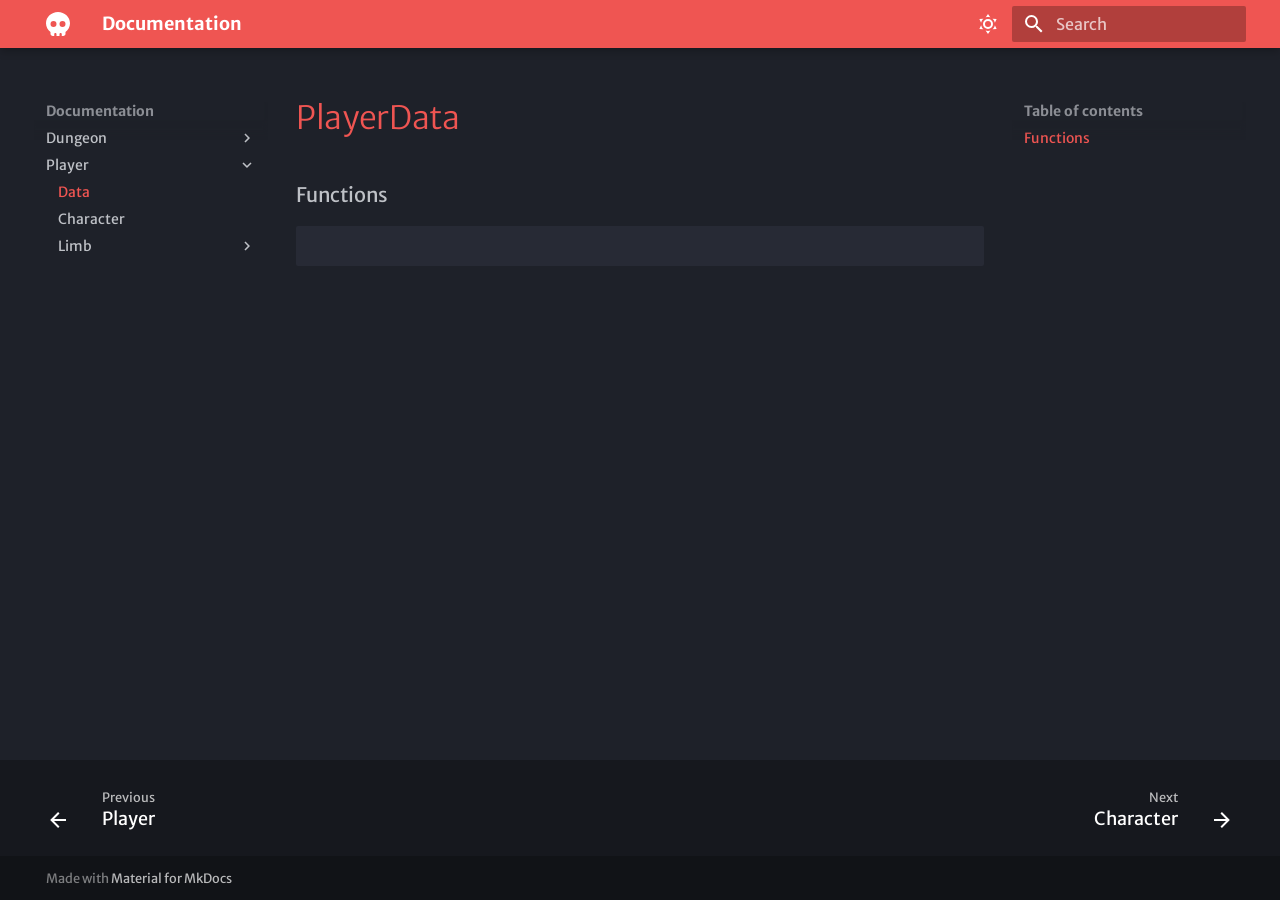
<file: player/player_data/index.html>
<!doctype html>
<html lang="en" class="no-js">
  <head>
    
      <meta charset="utf-8">
      <meta name="viewport" content="width=device-width,initial-scale=1">
      
      
      
        <link rel="canonical" href="https://main.site/player/player_data/">
      
      
        <link rel="prev" href="../">
      
      
        <link rel="next" href="../player_character/">
      
      
        
      
      
      <link rel="icon" href="../../fontawesome/solid/skull">
      <meta name="generator" content="mkdocs-1.6.1, mkdocs-material-9.7.7">
    
    
      
        <title>Data - Documentation</title>
      
    
    
      <link rel="stylesheet" href="../../assets/stylesheets/main.ec1eaa64.min.css">
      
        
        <link rel="stylesheet" href="../../assets/stylesheets/palette.ab4e12ef.min.css">
      
      


    
    
      
    
    
      
        
        
        <link rel="preconnect" href="https://fonts.gstatic.com" crossorigin>
        <link rel="stylesheet" href="https://fonts.googleapis.com/css?family=Merriweather+Sans:300,300i,400,400i,700,700i%7CRed+Hat+Mono:400,400i,700,700i&display=fallback">
        <style>:root{--md-text-font:"Merriweather Sans";--md-code-font:"Red Hat Mono"}</style>
      
    
    
      <link rel="stylesheet" href="../../extra.css">
    
    <script>__md_scope=new URL("../..",location),__md_hash=e=>[...e].reduce(((e,_)=>(e<<5)-e+_.charCodeAt(0)),0),__md_get=(e,_=localStorage,t=__md_scope)=>JSON.parse(_.getItem(t.pathname+"."+e)),__md_set=(e,_,t=localStorage,a=__md_scope)=>{try{t.setItem(a.pathname+"."+e,JSON.stringify(_))}catch(e){}}</script>
    
      

    
    
  </head>
  
  
    
    
      
    
    
    
    
    <body dir="ltr" data-md-color-scheme="slate" data-md-color-primary="red" data-md-color-accent="indigo">
  
    
    <input class="md-toggle" data-md-toggle="drawer" type="checkbox" id="__drawer" autocomplete="off">
    <input class="md-toggle" data-md-toggle="search" type="checkbox" id="__search" autocomplete="off">
    <label class="md-overlay" for="__drawer"></label>
    <div data-md-component="skip">
      
        
        <a href="#playerdata" class="md-skip">
          Skip to content
        </a>
      
    </div>
    <div data-md-component="announce">
      
    </div>
    
    
      

  

<header class="md-header md-header--shadow" data-md-component="header">
  <nav class="md-header__inner md-grid" aria-label="Header">
    <a href="../.." title="Documentation" class="md-header__button md-logo" aria-label="Documentation" data-md-component="logo">
      
  
  <svg xmlns="http://www.w3.org/2000/svg" viewBox="0 0 512 512"><!--! Font Awesome Free 7.1.0 by @fontawesome - https://fontawesome.com License - https://fontawesome.com/license/free (Icons: CC BY 4.0, Fonts: SIL OFL 1.1, Code: MIT License) Copyright 2025 Fonticons, Inc.--><path d="M416 427.4c58.5-44 96-111.6 96-187.4C512 107.5 397.4 0 256 0S0 107.5 0 240c0 75.8 37.5 143.4 96 187.4V464c0 26.5 21.5 48 48 48h32v-40c0-13.3 10.7-24 24-24s24 10.7 24 24v40h64v-40c0-13.3 10.7-24 24-24s24 10.7 24 24v40h32c26.5 0 48-21.5 48-48zM96 256a64 64 0 1 1 128 0 64 64 0 1 1-128 0m256-64a64 64 0 1 1 0 128 64 64 0 1 1 0-128"/></svg>

    </a>
    <label class="md-header__button md-icon" for="__drawer">
      
      <svg xmlns="http://www.w3.org/2000/svg" viewBox="0 0 24 24"><path d="M3 6h18v2H3zm0 5h18v2H3zm0 5h18v2H3z"/></svg>
    </label>
    <div class="md-header__title" data-md-component="header-title">
      <div class="md-header__ellipsis">
        <div class="md-header__topic">
          <span class="md-ellipsis">
            Documentation
          </span>
        </div>
        <div class="md-header__topic" data-md-component="header-topic">
          <span class="md-ellipsis">
            
              Data
            
          </span>
        </div>
      </div>
    </div>
    
      
        <form class="md-header__option" data-md-component="palette">
  
    
    
    
    <input class="md-option" data-md-color-media="" data-md-color-scheme="slate" data-md-color-primary="red" data-md-color-accent="indigo"  aria-label="Switch to light mode"  type="radio" name="__palette" id="__palette_0">
    
      <label class="md-header__button md-icon" title="Switch to light mode" for="__palette_1" hidden>
        <svg xmlns="http://www.w3.org/2000/svg" viewBox="0 0 24 24"><path d="M12 7a5 5 0 0 1 5 5 5 5 0 0 1-5 5 5 5 0 0 1-5-5 5 5 0 0 1 5-5m0 2a3 3 0 0 0-3 3 3 3 0 0 0 3 3 3 3 0 0 0 3-3 3 3 0 0 0-3-3m0-7 2.39 3.42C13.65 5.15 12.84 5 12 5s-1.65.15-2.39.42zM3.34 7l4.16-.35A7.2 7.2 0 0 0 5.94 8.5c-.44.74-.69 1.5-.83 2.29zm.02 10 1.76-3.77a7.131 7.131 0 0 0 2.38 4.14zM20.65 7l-1.77 3.79a7.02 7.02 0 0 0-2.38-4.15zm-.01 10-4.14.36c.59-.51 1.12-1.14 1.54-1.86.42-.73.69-1.5.83-2.29zM12 22l-2.41-3.44c.74.27 1.55.44 2.41.44.82 0 1.63-.17 2.37-.44z"/></svg>
      </label>
    
  
    
    
    
    <input class="md-option" data-md-color-media="" data-md-color-scheme="default" data-md-color-primary="red" data-md-color-accent="indigo"  aria-label="Switch to dark mode"  type="radio" name="__palette" id="__palette_1">
    
      <label class="md-header__button md-icon" title="Switch to dark mode" for="__palette_0" hidden>
        <svg xmlns="http://www.w3.org/2000/svg" viewBox="0 0 24 24"><path d="m17.75 4.09-2.53 1.94.91 3.06-2.63-1.81-2.63 1.81.91-3.06-2.53-1.94L12.44 4l1.06-3 1.06 3zm3.5 6.91-1.64 1.25.59 1.98-1.7-1.17-1.7 1.17.59-1.98L15.75 11l2.06-.05L18.5 9l.69 1.95zm-2.28 4.95c.83-.08 1.72 1.1 1.19 1.85-.32.45-.66.87-1.08 1.27C15.17 23 8.84 23 4.94 19.07c-3.91-3.9-3.91-10.24 0-14.14.4-.4.82-.76 1.27-1.08.75-.53 1.93.36 1.85 1.19-.27 2.86.69 5.83 2.89 8.02a9.96 9.96 0 0 0 8.02 2.89m-1.64 2.02a12.08 12.08 0 0 1-7.8-3.47c-2.17-2.19-3.33-5-3.49-7.82-2.81 3.14-2.7 7.96.31 10.98 3.02 3.01 7.84 3.12 10.98.31"/></svg>
      </label>
    
  
</form>
      
    
    
      <script>var palette=__md_get("__palette");if(palette&&palette.color){if("(prefers-color-scheme)"===palette.color.media){var media=matchMedia("(prefers-color-scheme: light)"),input=document.querySelector(media.matches?"[data-md-color-media='(prefers-color-scheme: light)']":"[data-md-color-media='(prefers-color-scheme: dark)']");palette.color.media=input.getAttribute("data-md-color-media"),palette.color.scheme=input.getAttribute("data-md-color-scheme"),palette.color.primary=input.getAttribute("data-md-color-primary"),palette.color.accent=input.getAttribute("data-md-color-accent")}for(var[key,value]of Object.entries(palette.color))document.body.setAttribute("data-md-color-"+key,value)}</script>
    
    
    
      
      
        <label class="md-header__button md-icon" for="__search">
          
          <svg xmlns="http://www.w3.org/2000/svg" viewBox="0 0 24 24"><path d="M9.5 3A6.5 6.5 0 0 1 16 9.5c0 1.61-.59 3.09-1.56 4.23l.27.27h.79l5 5-1.5 1.5-5-5v-.79l-.27-.27A6.52 6.52 0 0 1 9.5 16 6.5 6.5 0 0 1 3 9.5 6.5 6.5 0 0 1 9.5 3m0 2C7 5 5 7 5 9.5S7 14 9.5 14 14 12 14 9.5 12 5 9.5 5"/></svg>
        </label>
        <div class="md-search" data-md-component="search" role="dialog">
  <label class="md-search__overlay" for="__search"></label>
  <div class="md-search__inner" role="search">
    <form class="md-search__form" name="search">
      <input type="text" class="md-search__input" name="query" aria-label="Search" placeholder="Search" autocapitalize="off" autocorrect="off" autocomplete="off" spellcheck="false" data-md-component="search-query" required>
      <label class="md-search__icon md-icon" for="__search">
        
        <svg xmlns="http://www.w3.org/2000/svg" viewBox="0 0 24 24"><path d="M9.5 3A6.5 6.5 0 0 1 16 9.5c0 1.61-.59 3.09-1.56 4.23l.27.27h.79l5 5-1.5 1.5-5-5v-.79l-.27-.27A6.52 6.52 0 0 1 9.5 16 6.5 6.5 0 0 1 3 9.5 6.5 6.5 0 0 1 9.5 3m0 2C7 5 5 7 5 9.5S7 14 9.5 14 14 12 14 9.5 12 5 9.5 5"/></svg>
        
        <svg xmlns="http://www.w3.org/2000/svg" viewBox="0 0 24 24"><path d="M20 11v2H8l5.5 5.5-1.42 1.42L4.16 12l7.92-7.92L13.5 5.5 8 11z"/></svg>
      </label>
      <nav class="md-search__options" aria-label="Search">
        
        <button type="reset" class="md-search__icon md-icon" title="Clear" aria-label="Clear" tabindex="-1">
          
          <svg xmlns="http://www.w3.org/2000/svg" viewBox="0 0 24 24"><path d="M19 6.41 17.59 5 12 10.59 6.41 5 5 6.41 10.59 12 5 17.59 6.41 19 12 13.41 17.59 19 19 17.59 13.41 12z"/></svg>
        </button>
      </nav>
      
    </form>
    <div class="md-search__output">
      <div class="md-search__scrollwrap" tabindex="0" data-md-scrollfix>
        <div class="md-search-result" data-md-component="search-result">
          <div class="md-search-result__meta">
            Initializing search
          </div>
          <ol class="md-search-result__list" role="presentation"></ol>
        </div>
      </div>
    </div>
  </div>
</div>
      
    
    
  </nav>
  
</header>
    
    <div class="md-container" data-md-component="container">
      
      
        
          
        
      
      <main class="md-main" data-md-component="main">
        <div class="md-main__inner md-grid">
          
            
              
              <div class="md-sidebar md-sidebar--primary" data-md-component="sidebar" data-md-type="navigation" >
                <div class="md-sidebar__scrollwrap">
                  <div class="md-sidebar__inner">
                    



<nav class="md-nav md-nav--primary" aria-label="Navigation" data-md-level="0">
  <label class="md-nav__title" for="__drawer">
    <a href="../.." title="Documentation" class="md-nav__button md-logo" aria-label="Documentation" data-md-component="logo">
      
  
  <svg xmlns="http://www.w3.org/2000/svg" viewBox="0 0 512 512"><!--! Font Awesome Free 7.1.0 by @fontawesome - https://fontawesome.com License - https://fontawesome.com/license/free (Icons: CC BY 4.0, Fonts: SIL OFL 1.1, Code: MIT License) Copyright 2025 Fonticons, Inc.--><path d="M416 427.4c58.5-44 96-111.6 96-187.4C512 107.5 397.4 0 256 0S0 107.5 0 240c0 75.8 37.5 143.4 96 187.4V464c0 26.5 21.5 48 48 48h32v-40c0-13.3 10.7-24 24-24s24 10.7 24 24v40h64v-40c0-13.3 10.7-24 24-24s24 10.7 24 24v40h32c26.5 0 48-21.5 48-48zM96 256a64 64 0 1 1 128 0 64 64 0 1 1-128 0m256-64a64 64 0 1 1 0 128 64 64 0 1 1 0-128"/></svg>

    </a>
    Documentation
  </label>
  
  <ul class="md-nav__list" data-md-scrollfix>
    
      
      
  
  
  
  
    
    
      
        
          
        
      
        
      
        
      
        
      
        
      
    
    
    
    
    <li class="md-nav__item md-nav__item--nested">
      
        
        
        <input class="md-nav__toggle md-toggle " type="checkbox" id="__nav_1" >
        
          
          <div class="md-nav__link md-nav__container">
            <a href="../../dungeon/" class="md-nav__link ">
              
  
  
  <span class="md-ellipsis">
    
  
    Dungeon
  

    
  </span>
  
  

            </a>
            
              
              <label class="md-nav__link " for="__nav_1" id="__nav_1_label" tabindex="0">
                <span class="md-nav__icon md-icon"></span>
              </label>
            
          </div>
        
        <nav class="md-nav" data-md-level="1" aria-labelledby="__nav_1_label" aria-expanded="false">
          <label class="md-nav__title" for="__nav_1">
            <span class="md-nav__icon md-icon"></span>
            
  
    Dungeon
  

          </label>
          <ul class="md-nav__list" data-md-scrollfix>
            
              
            
              
                
  
  
  
  
    <li class="md-nav__item">
      <a href="../../dungeon/dungeon_data/" class="md-nav__link">
        
  
  
  <span class="md-ellipsis">
    
  
    Data
  

    
  </span>
  
  

      </a>
    </li>
  

              
            
              
                
  
  
  
  
    <li class="md-nav__item">
      <a href="../../dungeon/dungeon_generator/" class="md-nav__link">
        
  
  
  <span class="md-ellipsis">
    
  
    Generator
  

    
  </span>
  
  

      </a>
    </li>
  

              
            
              
                
  
  
  
  
    <li class="md-nav__item">
      <a href="../../dungeon/dungeon_node/" class="md-nav__link">
        
  
  
  <span class="md-ellipsis">
    
  
    Node
  

    
  </span>
  
  

      </a>
    </li>
  

              
            
              
                
  
  
  
  
    <li class="md-nav__item">
      <a href="../../dungeon/dungeon_cell/" class="md-nav__link">
        
  
  
  <span class="md-ellipsis">
    
  
    Cell
  

    
  </span>
  
  

      </a>
    </li>
  

              
            
          </ul>
        </nav>
      
    </li>
  

    
      
      
  
  
    
  
  
  
    
    
      
        
          
        
      
        
      
        
      
        
      
    
    
    
    
    <li class="md-nav__item md-nav__item--active md-nav__item--nested">
      
        
        
        <input class="md-nav__toggle md-toggle " type="checkbox" id="__nav_2" checked>
        
          
          <div class="md-nav__link md-nav__container">
            <a href="../" class="md-nav__link ">
              
  
  
  <span class="md-ellipsis">
    
  
    Player
  

    
  </span>
  
  

            </a>
            
              
              <label class="md-nav__link " for="__nav_2" id="__nav_2_label" tabindex="0">
                <span class="md-nav__icon md-icon"></span>
              </label>
            
          </div>
        
        <nav class="md-nav" data-md-level="1" aria-labelledby="__nav_2_label" aria-expanded="true">
          <label class="md-nav__title" for="__nav_2">
            <span class="md-nav__icon md-icon"></span>
            
  
    Player
  

          </label>
          <ul class="md-nav__list" data-md-scrollfix>
            
              
            
              
                
  
  
    
  
  
  
    <li class="md-nav__item md-nav__item--active">
      
      <input class="md-nav__toggle md-toggle" type="checkbox" id="__toc">
      
      
        
      
      
        <label class="md-nav__link md-nav__link--active" for="__toc">
          
  
  
  <span class="md-ellipsis">
    
  
    Data
  

    
  </span>
  
  

          <span class="md-nav__icon md-icon"></span>
        </label>
      
      <a href="./" class="md-nav__link md-nav__link--active">
        
  
  
  <span class="md-ellipsis">
    
  
    Data
  

    
  </span>
  
  

      </a>
      
        

<nav class="md-nav md-nav--secondary" aria-label="Table of contents">
  
  
  
    
  
  
    <label class="md-nav__title" for="__toc">
      <span class="md-nav__icon md-icon"></span>
      Table of contents
    </label>
    <ul class="md-nav__list" data-md-component="toc" data-md-scrollfix>
      
        <li class="md-nav__item">
  <a href="#functions" class="md-nav__link">
    <span class="md-ellipsis">
      
        Functions
      
    </span>
  </a>
  
</li>
      
    </ul>
  
</nav>
      
    </li>
  

              
            
              
                
  
  
  
  
    <li class="md-nav__item">
      <a href="../player_character/" class="md-nav__link">
        
  
  
  <span class="md-ellipsis">
    
  
    Character
  

    
  </span>
  
  

      </a>
    </li>
  

              
            
              
                
  
  
  
  
    
    
      
        
          
        
      
        
      
        
      
    
    
    
    
    <li class="md-nav__item md-nav__item--nested">
      
        
        
        <input class="md-nav__toggle md-toggle " type="checkbox" id="__nav_2_4" >
        
          
          <div class="md-nav__link md-nav__container">
            <a href="../limb/" class="md-nav__link ">
              
  
  
  <span class="md-ellipsis">
    
  
    Limb
  

    
  </span>
  
  

            </a>
            
              
              <label class="md-nav__link " for="__nav_2_4" id="__nav_2_4_label" tabindex="0">
                <span class="md-nav__icon md-icon"></span>
              </label>
            
          </div>
        
        <nav class="md-nav" data-md-level="2" aria-labelledby="__nav_2_4_label" aria-expanded="false">
          <label class="md-nav__title" for="__nav_2_4">
            <span class="md-nav__icon md-icon"></span>
            
  
    Limb
  

          </label>
          <ul class="md-nav__list" data-md-scrollfix>
            
              
            
              
                
  
  
  
  
    <li class="md-nav__item">
      <a href="../limb/limb_data/" class="md-nav__link">
        
  
  
  <span class="md-ellipsis">
    
  
    Data
  

    
  </span>
  
  

      </a>
    </li>
  

              
            
              
                
  
  
  
  
    <li class="md-nav__item">
      <a href="../limb/limb_node/" class="md-nav__link">
        
  
  
  <span class="md-ellipsis">
    
  
    Node
  

    
  </span>
  
  

      </a>
    </li>
  

              
            
          </ul>
        </nav>
      
    </li>
  

              
            
          </ul>
        </nav>
      
    </li>
  

    
  </ul>
</nav>
                  </div>
                </div>
              </div>
            
            
              
              <div class="md-sidebar md-sidebar--secondary" data-md-component="sidebar" data-md-type="toc" >
                <div class="md-sidebar__scrollwrap">
                  <div class="md-sidebar__inner">
                    

<nav class="md-nav md-nav--secondary" aria-label="Table of contents">
  
  
  
    
  
  
    <label class="md-nav__title" for="__toc">
      <span class="md-nav__icon md-icon"></span>
      Table of contents
    </label>
    <ul class="md-nav__list" data-md-component="toc" data-md-scrollfix>
      
        <li class="md-nav__item">
  <a href="#functions" class="md-nav__link">
    <span class="md-ellipsis">
      
        Functions
      
    </span>
  </a>
  
</li>
      
    </ul>
  
</nav>
                  </div>
                </div>
              </div>
            
          
          
            <div class="md-content" data-md-component="content">
              
              <article class="md-content__inner md-typeset">
                
                  



<h1 id="playerdata"><span class=class><a href="./">PlayerData</a></span></h1>
<h3 id="functions">Functions</h3>
<div class="language-gdscript highlight"><pre><span></span><code><span id="__span-0-1"><a id="__codelineno-0-1" name="__codelineno-0-1" href="#__codelineno-0-1"></a>
</span></code></pre></div>












                
              </article>
            </div>
          
          
<script>var target=document.getElementById(location.hash.slice(1));target&&target.name&&(target.checked=target.name.startsWith("__tabbed_"))</script>
        </div>
        
      </main>
      
        <footer class="md-footer">
  
    
      
      <nav class="md-footer__inner md-grid" aria-label="Footer" >
        
          
          <a href="../" class="md-footer__link md-footer__link--prev" aria-label="Previous: Player">
            <div class="md-footer__button md-icon">
              
              <svg xmlns="http://www.w3.org/2000/svg" viewBox="0 0 24 24"><path d="M20 11v2H8l5.5 5.5-1.42 1.42L4.16 12l7.92-7.92L13.5 5.5 8 11z"/></svg>
            </div>
            <div class="md-footer__title">
              <span class="md-footer__direction">
                Previous
              </span>
              <div class="md-ellipsis">
                Player
              </div>
            </div>
          </a>
        
        
          
          <a href="../player_character/" class="md-footer__link md-footer__link--next" aria-label="Next: Character">
            <div class="md-footer__title">
              <span class="md-footer__direction">
                Next
              </span>
              <div class="md-ellipsis">
                Character
              </div>
            </div>
            <div class="md-footer__button md-icon">
              
              <svg xmlns="http://www.w3.org/2000/svg" viewBox="0 0 24 24"><path d="M4 11v2h12l-5.5 5.5 1.42 1.42L19.84 12l-7.92-7.92L10.5 5.5 16 11z"/></svg>
            </div>
          </a>
        
      </nav>
    
  
  <div class="md-footer-meta md-typeset">
    <div class="md-footer-meta__inner md-grid">
      <div class="md-copyright">
  
  
    Made with
    <a href="https://squidfunk.github.io/mkdocs-material/" target="_blank" rel="noopener">
      Material for MkDocs
    </a>
  
</div>
      
    </div>
  </div>
</footer>
      
    </div>
    <div class="md-dialog" data-md-component="dialog">
      <div class="md-dialog__inner md-typeset"></div>
    </div>
    
    
    
      
      
      <script id="__config" type="application/json">{"annotate": null, "base": "../..", "features": ["navigation.indexes", "navigation.footer"], "search": "../../assets/javascripts/workers/search.2c215733.min.js", "tags": null, "translations": {"clipboard.copied": "Copied to clipboard", "clipboard.copy": "Copy to clipboard", "search.result.more.one": "1 more on this page", "search.result.more.other": "# more on this page", "search.result.none": "No matching documents", "search.result.one": "1 matching document", "search.result.other": "# matching documents", "search.result.placeholder": "Type to start searching", "search.result.term.missing": "Missing", "select.version": "Select version"}, "version": null}</script>
    
    
      <script src="../../assets/javascripts/bundle.d7400e89.min.js"></script>
      
    
  </body>
</html>
</file>
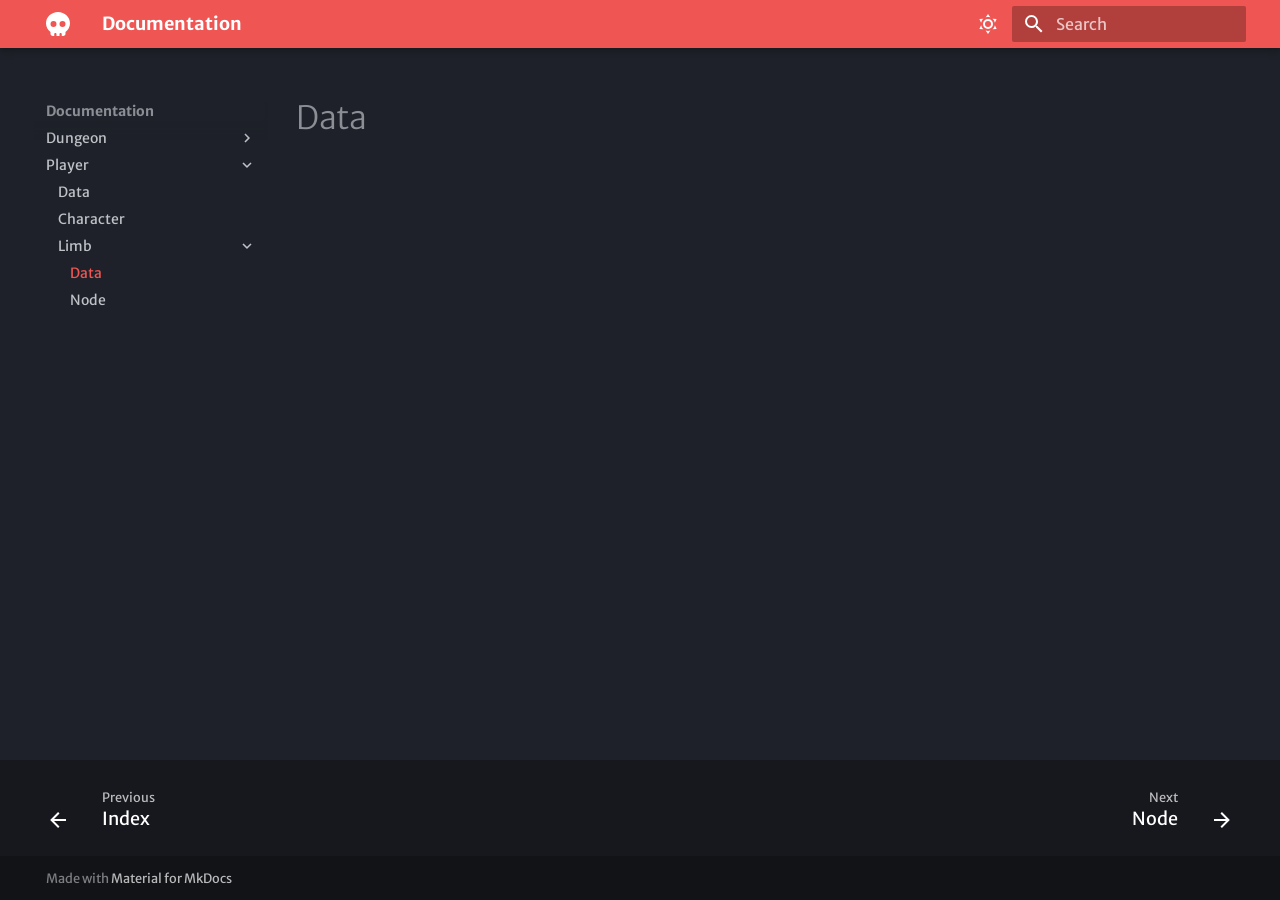
<file: player/limb/limb_data/index.html>
<!doctype html>
<html lang="en" class="no-js">
  <head>
    
      <meta charset="utf-8">
      <meta name="viewport" content="width=device-width,initial-scale=1">
      
      
      
        <link rel="canonical" href="https://main.site/player/limb/limb_data/">
      
      
        <link rel="prev" href="../">
      
      
        <link rel="next" href="../limb_node/">
      
      
        
      
      
      <link rel="icon" href="../../../fontawesome/solid/skull">
      <meta name="generator" content="mkdocs-1.6.1, mkdocs-material-9.7.7">
    
    
      
        <title>Data - Documentation</title>
      
    
    
      <link rel="stylesheet" href="../../../assets/stylesheets/main.ec1eaa64.min.css">
      
        
        <link rel="stylesheet" href="../../../assets/stylesheets/palette.ab4e12ef.min.css">
      
      


    
    
      
    
    
      
        
        
        <link rel="preconnect" href="https://fonts.gstatic.com" crossorigin>
        <link rel="stylesheet" href="https://fonts.googleapis.com/css?family=Merriweather+Sans:300,300i,400,400i,700,700i%7CRed+Hat+Mono:400,400i,700,700i&display=fallback">
        <style>:root{--md-text-font:"Merriweather Sans";--md-code-font:"Red Hat Mono"}</style>
      
    
    
      <link rel="stylesheet" href="../../../extra.css">
    
    <script>__md_scope=new URL("../../..",location),__md_hash=e=>[...e].reduce(((e,_)=>(e<<5)-e+_.charCodeAt(0)),0),__md_get=(e,_=localStorage,t=__md_scope)=>JSON.parse(_.getItem(t.pathname+"."+e)),__md_set=(e,_,t=localStorage,a=__md_scope)=>{try{t.setItem(a.pathname+"."+e,JSON.stringify(_))}catch(e){}}</script>
    
      

    
    
  </head>
  
  
    
    
      
    
    
    
    
    <body dir="ltr" data-md-color-scheme="slate" data-md-color-primary="red" data-md-color-accent="indigo">
  
    
    <input class="md-toggle" data-md-toggle="drawer" type="checkbox" id="__drawer" autocomplete="off">
    <input class="md-toggle" data-md-toggle="search" type="checkbox" id="__search" autocomplete="off">
    <label class="md-overlay" for="__drawer"></label>
    <div data-md-component="skip">
      
    </div>
    <div data-md-component="announce">
      
    </div>
    
    
      

  

<header class="md-header md-header--shadow" data-md-component="header">
  <nav class="md-header__inner md-grid" aria-label="Header">
    <a href="../../.." title="Documentation" class="md-header__button md-logo" aria-label="Documentation" data-md-component="logo">
      
  
  <svg xmlns="http://www.w3.org/2000/svg" viewBox="0 0 512 512"><!--! Font Awesome Free 7.1.0 by @fontawesome - https://fontawesome.com License - https://fontawesome.com/license/free (Icons: CC BY 4.0, Fonts: SIL OFL 1.1, Code: MIT License) Copyright 2025 Fonticons, Inc.--><path d="M416 427.4c58.5-44 96-111.6 96-187.4C512 107.5 397.4 0 256 0S0 107.5 0 240c0 75.8 37.5 143.4 96 187.4V464c0 26.5 21.5 48 48 48h32v-40c0-13.3 10.7-24 24-24s24 10.7 24 24v40h64v-40c0-13.3 10.7-24 24-24s24 10.7 24 24v40h32c26.5 0 48-21.5 48-48zM96 256a64 64 0 1 1 128 0 64 64 0 1 1-128 0m256-64a64 64 0 1 1 0 128 64 64 0 1 1 0-128"/></svg>

    </a>
    <label class="md-header__button md-icon" for="__drawer">
      
      <svg xmlns="http://www.w3.org/2000/svg" viewBox="0 0 24 24"><path d="M3 6h18v2H3zm0 5h18v2H3zm0 5h18v2H3z"/></svg>
    </label>
    <div class="md-header__title" data-md-component="header-title">
      <div class="md-header__ellipsis">
        <div class="md-header__topic">
          <span class="md-ellipsis">
            Documentation
          </span>
        </div>
        <div class="md-header__topic" data-md-component="header-topic">
          <span class="md-ellipsis">
            
              Data
            
          </span>
        </div>
      </div>
    </div>
    
      
        <form class="md-header__option" data-md-component="palette">
  
    
    
    
    <input class="md-option" data-md-color-media="" data-md-color-scheme="slate" data-md-color-primary="red" data-md-color-accent="indigo"  aria-label="Switch to light mode"  type="radio" name="__palette" id="__palette_0">
    
      <label class="md-header__button md-icon" title="Switch to light mode" for="__palette_1" hidden>
        <svg xmlns="http://www.w3.org/2000/svg" viewBox="0 0 24 24"><path d="M12 7a5 5 0 0 1 5 5 5 5 0 0 1-5 5 5 5 0 0 1-5-5 5 5 0 0 1 5-5m0 2a3 3 0 0 0-3 3 3 3 0 0 0 3 3 3 3 0 0 0 3-3 3 3 0 0 0-3-3m0-7 2.39 3.42C13.65 5.15 12.84 5 12 5s-1.65.15-2.39.42zM3.34 7l4.16-.35A7.2 7.2 0 0 0 5.94 8.5c-.44.74-.69 1.5-.83 2.29zm.02 10 1.76-3.77a7.131 7.131 0 0 0 2.38 4.14zM20.65 7l-1.77 3.79a7.02 7.02 0 0 0-2.38-4.15zm-.01 10-4.14.36c.59-.51 1.12-1.14 1.54-1.86.42-.73.69-1.5.83-2.29zM12 22l-2.41-3.44c.74.27 1.55.44 2.41.44.82 0 1.63-.17 2.37-.44z"/></svg>
      </label>
    
  
    
    
    
    <input class="md-option" data-md-color-media="" data-md-color-scheme="default" data-md-color-primary="red" data-md-color-accent="indigo"  aria-label="Switch to dark mode"  type="radio" name="__palette" id="__palette_1">
    
      <label class="md-header__button md-icon" title="Switch to dark mode" for="__palette_0" hidden>
        <svg xmlns="http://www.w3.org/2000/svg" viewBox="0 0 24 24"><path d="m17.75 4.09-2.53 1.94.91 3.06-2.63-1.81-2.63 1.81.91-3.06-2.53-1.94L12.44 4l1.06-3 1.06 3zm3.5 6.91-1.64 1.25.59 1.98-1.7-1.17-1.7 1.17.59-1.98L15.75 11l2.06-.05L18.5 9l.69 1.95zm-2.28 4.95c.83-.08 1.72 1.1 1.19 1.85-.32.45-.66.87-1.08 1.27C15.17 23 8.84 23 4.94 19.07c-3.91-3.9-3.91-10.24 0-14.14.4-.4.82-.76 1.27-1.08.75-.53 1.93.36 1.85 1.19-.27 2.86.69 5.83 2.89 8.02a9.96 9.96 0 0 0 8.02 2.89m-1.64 2.02a12.08 12.08 0 0 1-7.8-3.47c-2.17-2.19-3.33-5-3.49-7.82-2.81 3.14-2.7 7.96.31 10.98 3.02 3.01 7.84 3.12 10.98.31"/></svg>
      </label>
    
  
</form>
      
    
    
      <script>var palette=__md_get("__palette");if(palette&&palette.color){if("(prefers-color-scheme)"===palette.color.media){var media=matchMedia("(prefers-color-scheme: light)"),input=document.querySelector(media.matches?"[data-md-color-media='(prefers-color-scheme: light)']":"[data-md-color-media='(prefers-color-scheme: dark)']");palette.color.media=input.getAttribute("data-md-color-media"),palette.color.scheme=input.getAttribute("data-md-color-scheme"),palette.color.primary=input.getAttribute("data-md-color-primary"),palette.color.accent=input.getAttribute("data-md-color-accent")}for(var[key,value]of Object.entries(palette.color))document.body.setAttribute("data-md-color-"+key,value)}</script>
    
    
    
      
      
        <label class="md-header__button md-icon" for="__search">
          
          <svg xmlns="http://www.w3.org/2000/svg" viewBox="0 0 24 24"><path d="M9.5 3A6.5 6.5 0 0 1 16 9.5c0 1.61-.59 3.09-1.56 4.23l.27.27h.79l5 5-1.5 1.5-5-5v-.79l-.27-.27A6.52 6.52 0 0 1 9.5 16 6.5 6.5 0 0 1 3 9.5 6.5 6.5 0 0 1 9.5 3m0 2C7 5 5 7 5 9.5S7 14 9.5 14 14 12 14 9.5 12 5 9.5 5"/></svg>
        </label>
        <div class="md-search" data-md-component="search" role="dialog">
  <label class="md-search__overlay" for="__search"></label>
  <div class="md-search__inner" role="search">
    <form class="md-search__form" name="search">
      <input type="text" class="md-search__input" name="query" aria-label="Search" placeholder="Search" autocapitalize="off" autocorrect="off" autocomplete="off" spellcheck="false" data-md-component="search-query" required>
      <label class="md-search__icon md-icon" for="__search">
        
        <svg xmlns="http://www.w3.org/2000/svg" viewBox="0 0 24 24"><path d="M9.5 3A6.5 6.5 0 0 1 16 9.5c0 1.61-.59 3.09-1.56 4.23l.27.27h.79l5 5-1.5 1.5-5-5v-.79l-.27-.27A6.52 6.52 0 0 1 9.5 16 6.5 6.5 0 0 1 3 9.5 6.5 6.5 0 0 1 9.5 3m0 2C7 5 5 7 5 9.5S7 14 9.5 14 14 12 14 9.5 12 5 9.5 5"/></svg>
        
        <svg xmlns="http://www.w3.org/2000/svg" viewBox="0 0 24 24"><path d="M20 11v2H8l5.5 5.5-1.42 1.42L4.16 12l7.92-7.92L13.5 5.5 8 11z"/></svg>
      </label>
      <nav class="md-search__options" aria-label="Search">
        
        <button type="reset" class="md-search__icon md-icon" title="Clear" aria-label="Clear" tabindex="-1">
          
          <svg xmlns="http://www.w3.org/2000/svg" viewBox="0 0 24 24"><path d="M19 6.41 17.59 5 12 10.59 6.41 5 5 6.41 10.59 12 5 17.59 6.41 19 12 13.41 17.59 19 19 17.59 13.41 12z"/></svg>
        </button>
      </nav>
      
    </form>
    <div class="md-search__output">
      <div class="md-search__scrollwrap" tabindex="0" data-md-scrollfix>
        <div class="md-search-result" data-md-component="search-result">
          <div class="md-search-result__meta">
            Initializing search
          </div>
          <ol class="md-search-result__list" role="presentation"></ol>
        </div>
      </div>
    </div>
  </div>
</div>
      
    
    
  </nav>
  
</header>
    
    <div class="md-container" data-md-component="container">
      
      
        
          
        
      
      <main class="md-main" data-md-component="main">
        <div class="md-main__inner md-grid">
          
            
              
              <div class="md-sidebar md-sidebar--primary" data-md-component="sidebar" data-md-type="navigation" >
                <div class="md-sidebar__scrollwrap">
                  <div class="md-sidebar__inner">
                    



<nav class="md-nav md-nav--primary" aria-label="Navigation" data-md-level="0">
  <label class="md-nav__title" for="__drawer">
    <a href="../../.." title="Documentation" class="md-nav__button md-logo" aria-label="Documentation" data-md-component="logo">
      
  
  <svg xmlns="http://www.w3.org/2000/svg" viewBox="0 0 512 512"><!--! Font Awesome Free 7.1.0 by @fontawesome - https://fontawesome.com License - https://fontawesome.com/license/free (Icons: CC BY 4.0, Fonts: SIL OFL 1.1, Code: MIT License) Copyright 2025 Fonticons, Inc.--><path d="M416 427.4c58.5-44 96-111.6 96-187.4C512 107.5 397.4 0 256 0S0 107.5 0 240c0 75.8 37.5 143.4 96 187.4V464c0 26.5 21.5 48 48 48h32v-40c0-13.3 10.7-24 24-24s24 10.7 24 24v40h64v-40c0-13.3 10.7-24 24-24s24 10.7 24 24v40h32c26.5 0 48-21.5 48-48zM96 256a64 64 0 1 1 128 0 64 64 0 1 1-128 0m256-64a64 64 0 1 1 0 128 64 64 0 1 1 0-128"/></svg>

    </a>
    Documentation
  </label>
  
  <ul class="md-nav__list" data-md-scrollfix>
    
      
      
  
  
  
  
    
    
      
        
          
        
      
        
      
        
      
        
      
        
      
    
    
    
    
    <li class="md-nav__item md-nav__item--nested">
      
        
        
        <input class="md-nav__toggle md-toggle " type="checkbox" id="__nav_1" >
        
          
          <div class="md-nav__link md-nav__container">
            <a href="../../../dungeon/" class="md-nav__link ">
              
  
  
  <span class="md-ellipsis">
    
  
    Dungeon
  

    
  </span>
  
  

            </a>
            
              
              <label class="md-nav__link " for="__nav_1" id="__nav_1_label" tabindex="0">
                <span class="md-nav__icon md-icon"></span>
              </label>
            
          </div>
        
        <nav class="md-nav" data-md-level="1" aria-labelledby="__nav_1_label" aria-expanded="false">
          <label class="md-nav__title" for="__nav_1">
            <span class="md-nav__icon md-icon"></span>
            
  
    Dungeon
  

          </label>
          <ul class="md-nav__list" data-md-scrollfix>
            
              
            
              
                
  
  
  
  
    <li class="md-nav__item">
      <a href="../../../dungeon/dungeon_data/" class="md-nav__link">
        
  
  
  <span class="md-ellipsis">
    
  
    Data
  

    
  </span>
  
  

      </a>
    </li>
  

              
            
              
                
  
  
  
  
    <li class="md-nav__item">
      <a href="../../../dungeon/dungeon_generator/" class="md-nav__link">
        
  
  
  <span class="md-ellipsis">
    
  
    Generator
  

    
  </span>
  
  

      </a>
    </li>
  

              
            
              
                
  
  
  
  
    <li class="md-nav__item">
      <a href="../../../dungeon/dungeon_node/" class="md-nav__link">
        
  
  
  <span class="md-ellipsis">
    
  
    Node
  

    
  </span>
  
  

      </a>
    </li>
  

              
            
              
                
  
  
  
  
    <li class="md-nav__item">
      <a href="../../../dungeon/dungeon_cell/" class="md-nav__link">
        
  
  
  <span class="md-ellipsis">
    
  
    Cell
  

    
  </span>
  
  

      </a>
    </li>
  

              
            
          </ul>
        </nav>
      
    </li>
  

    
      
      
  
  
    
  
  
  
    
    
      
        
          
        
      
        
      
        
      
        
      
    
    
    
    
    <li class="md-nav__item md-nav__item--active md-nav__item--nested">
      
        
        
        <input class="md-nav__toggle md-toggle " type="checkbox" id="__nav_2" checked>
        
          
          <div class="md-nav__link md-nav__container">
            <a href="../../" class="md-nav__link ">
              
  
  
  <span class="md-ellipsis">
    
  
    Player
  

    
  </span>
  
  

            </a>
            
              
              <label class="md-nav__link " for="__nav_2" id="__nav_2_label" tabindex="0">
                <span class="md-nav__icon md-icon"></span>
              </label>
            
          </div>
        
        <nav class="md-nav" data-md-level="1" aria-labelledby="__nav_2_label" aria-expanded="true">
          <label class="md-nav__title" for="__nav_2">
            <span class="md-nav__icon md-icon"></span>
            
  
    Player
  

          </label>
          <ul class="md-nav__list" data-md-scrollfix>
            
              
            
              
                
  
  
  
  
    <li class="md-nav__item">
      <a href="../../player_data/" class="md-nav__link">
        
  
  
  <span class="md-ellipsis">
    
  
    Data
  

    
  </span>
  
  

      </a>
    </li>
  

              
            
              
                
  
  
  
  
    <li class="md-nav__item">
      <a href="../../player_character/" class="md-nav__link">
        
  
  
  <span class="md-ellipsis">
    
  
    Character
  

    
  </span>
  
  

      </a>
    </li>
  

              
            
              
                
  
  
    
  
  
  
    
    
      
        
          
        
      
        
      
        
      
    
    
    
    
    <li class="md-nav__item md-nav__item--active md-nav__item--nested">
      
        
        
        <input class="md-nav__toggle md-toggle " type="checkbox" id="__nav_2_4" checked>
        
          
          <div class="md-nav__link md-nav__container">
            <a href="../" class="md-nav__link ">
              
  
  
  <span class="md-ellipsis">
    
  
    Limb
  

    
  </span>
  
  

            </a>
            
              
              <label class="md-nav__link " for="__nav_2_4" id="__nav_2_4_label" tabindex="0">
                <span class="md-nav__icon md-icon"></span>
              </label>
            
          </div>
        
        <nav class="md-nav" data-md-level="2" aria-labelledby="__nav_2_4_label" aria-expanded="true">
          <label class="md-nav__title" for="__nav_2_4">
            <span class="md-nav__icon md-icon"></span>
            
  
    Limb
  

          </label>
          <ul class="md-nav__list" data-md-scrollfix>
            
              
            
              
                
  
  
    
  
  
  
    <li class="md-nav__item md-nav__item--active">
      
      <input class="md-nav__toggle md-toggle" type="checkbox" id="__toc">
      
      
      
      <a href="./" class="md-nav__link md-nav__link--active">
        
  
  
  <span class="md-ellipsis">
    
  
    Data
  

    
  </span>
  
  

      </a>
      
    </li>
  

              
            
              
                
  
  
  
  
    <li class="md-nav__item">
      <a href="../limb_node/" class="md-nav__link">
        
  
  
  <span class="md-ellipsis">
    
  
    Node
  

    
  </span>
  
  

      </a>
    </li>
  

              
            
          </ul>
        </nav>
      
    </li>
  

              
            
          </ul>
        </nav>
      
    </li>
  

    
  </ul>
</nav>
                  </div>
                </div>
              </div>
            
            
              
              <div class="md-sidebar md-sidebar--secondary" data-md-component="sidebar" data-md-type="toc" >
                <div class="md-sidebar__scrollwrap">
                  <div class="md-sidebar__inner">
                    

<nav class="md-nav md-nav--secondary" aria-label="Table of contents">
  
  
  
  
</nav>
                  </div>
                </div>
              </div>
            
          
          
            <div class="md-content" data-md-component="content">
              
              <article class="md-content__inner md-typeset">
                
                  



  <h1>Data</h1>














                
              </article>
            </div>
          
          
<script>var target=document.getElementById(location.hash.slice(1));target&&target.name&&(target.checked=target.name.startsWith("__tabbed_"))</script>
        </div>
        
      </main>
      
        <footer class="md-footer">
  
    
      
      <nav class="md-footer__inner md-grid" aria-label="Footer" >
        
          
          <a href="../" class="md-footer__link md-footer__link--prev" aria-label="Previous: Index">
            <div class="md-footer__button md-icon">
              
              <svg xmlns="http://www.w3.org/2000/svg" viewBox="0 0 24 24"><path d="M20 11v2H8l5.5 5.5-1.42 1.42L4.16 12l7.92-7.92L13.5 5.5 8 11z"/></svg>
            </div>
            <div class="md-footer__title">
              <span class="md-footer__direction">
                Previous
              </span>
              <div class="md-ellipsis">
                Index
              </div>
            </div>
          </a>
        
        
          
          <a href="../limb_node/" class="md-footer__link md-footer__link--next" aria-label="Next: Node">
            <div class="md-footer__title">
              <span class="md-footer__direction">
                Next
              </span>
              <div class="md-ellipsis">
                Node
              </div>
            </div>
            <div class="md-footer__button md-icon">
              
              <svg xmlns="http://www.w3.org/2000/svg" viewBox="0 0 24 24"><path d="M4 11v2h12l-5.5 5.5 1.42 1.42L19.84 12l-7.92-7.92L10.5 5.5 16 11z"/></svg>
            </div>
          </a>
        
      </nav>
    
  
  <div class="md-footer-meta md-typeset">
    <div class="md-footer-meta__inner md-grid">
      <div class="md-copyright">
  
  
    Made with
    <a href="https://squidfunk.github.io/mkdocs-material/" target="_blank" rel="noopener">
      Material for MkDocs
    </a>
  
</div>
      
    </div>
  </div>
</footer>
      
    </div>
    <div class="md-dialog" data-md-component="dialog">
      <div class="md-dialog__inner md-typeset"></div>
    </div>
    
    
    
      
      
      <script id="__config" type="application/json">{"annotate": null, "base": "../../..", "features": ["navigation.indexes", "navigation.footer"], "search": "../../../assets/javascripts/workers/search.2c215733.min.js", "tags": null, "translations": {"clipboard.copied": "Copied to clipboard", "clipboard.copy": "Copy to clipboard", "search.result.more.one": "1 more on this page", "search.result.more.other": "# more on this page", "search.result.none": "No matching documents", "search.result.one": "1 matching document", "search.result.other": "# matching documents", "search.result.placeholder": "Type to start searching", "search.result.term.missing": "Missing", "select.version": "Select version"}, "version": null}</script>
    
    
      <script src="../../../assets/javascripts/bundle.d7400e89.min.js"></script>
      
    
  </body>
</html>
</file>
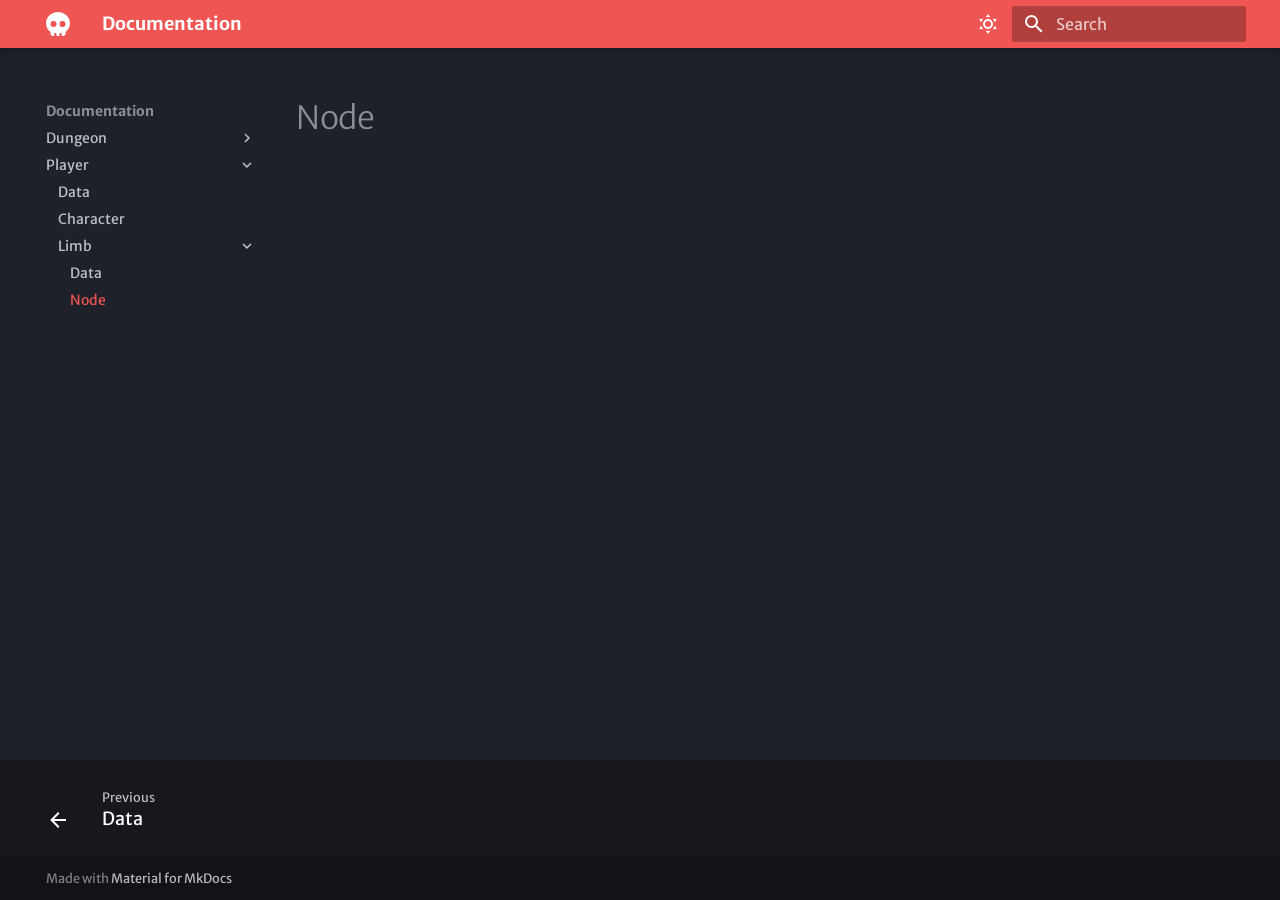
<file: player/limb/limb_node/index.html>
<!doctype html>
<html lang="en" class="no-js">
  <head>
    
      <meta charset="utf-8">
      <meta name="viewport" content="width=device-width,initial-scale=1">
      
      
      
        <link rel="canonical" href="https://main.site/player/limb/limb_node/">
      
      
        <link rel="prev" href="../limb_data/">
      
      
      
        
      
      
      <link rel="icon" href="../../../fontawesome/solid/skull">
      <meta name="generator" content="mkdocs-1.6.1, mkdocs-material-9.7.7">
    
    
      
        <title>Node - Documentation</title>
      
    
    
      <link rel="stylesheet" href="../../../assets/stylesheets/main.ec1eaa64.min.css">
      
        
        <link rel="stylesheet" href="../../../assets/stylesheets/palette.ab4e12ef.min.css">
      
      


    
    
      
    
    
      
        
        
        <link rel="preconnect" href="https://fonts.gstatic.com" crossorigin>
        <link rel="stylesheet" href="https://fonts.googleapis.com/css?family=Merriweather+Sans:300,300i,400,400i,700,700i%7CRed+Hat+Mono:400,400i,700,700i&display=fallback">
        <style>:root{--md-text-font:"Merriweather Sans";--md-code-font:"Red Hat Mono"}</style>
      
    
    
      <link rel="stylesheet" href="../../../extra.css">
    
    <script>__md_scope=new URL("../../..",location),__md_hash=e=>[...e].reduce(((e,_)=>(e<<5)-e+_.charCodeAt(0)),0),__md_get=(e,_=localStorage,t=__md_scope)=>JSON.parse(_.getItem(t.pathname+"."+e)),__md_set=(e,_,t=localStorage,a=__md_scope)=>{try{t.setItem(a.pathname+"."+e,JSON.stringify(_))}catch(e){}}</script>
    
      

    
    
  </head>
  
  
    
    
      
    
    
    
    
    <body dir="ltr" data-md-color-scheme="slate" data-md-color-primary="red" data-md-color-accent="indigo">
  
    
    <input class="md-toggle" data-md-toggle="drawer" type="checkbox" id="__drawer" autocomplete="off">
    <input class="md-toggle" data-md-toggle="search" type="checkbox" id="__search" autocomplete="off">
    <label class="md-overlay" for="__drawer"></label>
    <div data-md-component="skip">
      
    </div>
    <div data-md-component="announce">
      
    </div>
    
    
      

  

<header class="md-header md-header--shadow" data-md-component="header">
  <nav class="md-header__inner md-grid" aria-label="Header">
    <a href="../../.." title="Documentation" class="md-header__button md-logo" aria-label="Documentation" data-md-component="logo">
      
  
  <svg xmlns="http://www.w3.org/2000/svg" viewBox="0 0 512 512"><!--! Font Awesome Free 7.1.0 by @fontawesome - https://fontawesome.com License - https://fontawesome.com/license/free (Icons: CC BY 4.0, Fonts: SIL OFL 1.1, Code: MIT License) Copyright 2025 Fonticons, Inc.--><path d="M416 427.4c58.5-44 96-111.6 96-187.4C512 107.5 397.4 0 256 0S0 107.5 0 240c0 75.8 37.5 143.4 96 187.4V464c0 26.5 21.5 48 48 48h32v-40c0-13.3 10.7-24 24-24s24 10.7 24 24v40h64v-40c0-13.3 10.7-24 24-24s24 10.7 24 24v40h32c26.5 0 48-21.5 48-48zM96 256a64 64 0 1 1 128 0 64 64 0 1 1-128 0m256-64a64 64 0 1 1 0 128 64 64 0 1 1 0-128"/></svg>

    </a>
    <label class="md-header__button md-icon" for="__drawer">
      
      <svg xmlns="http://www.w3.org/2000/svg" viewBox="0 0 24 24"><path d="M3 6h18v2H3zm0 5h18v2H3zm0 5h18v2H3z"/></svg>
    </label>
    <div class="md-header__title" data-md-component="header-title">
      <div class="md-header__ellipsis">
        <div class="md-header__topic">
          <span class="md-ellipsis">
            Documentation
          </span>
        </div>
        <div class="md-header__topic" data-md-component="header-topic">
          <span class="md-ellipsis">
            
              Node
            
          </span>
        </div>
      </div>
    </div>
    
      
        <form class="md-header__option" data-md-component="palette">
  
    
    
    
    <input class="md-option" data-md-color-media="" data-md-color-scheme="slate" data-md-color-primary="red" data-md-color-accent="indigo"  aria-label="Switch to light mode"  type="radio" name="__palette" id="__palette_0">
    
      <label class="md-header__button md-icon" title="Switch to light mode" for="__palette_1" hidden>
        <svg xmlns="http://www.w3.org/2000/svg" viewBox="0 0 24 24"><path d="M12 7a5 5 0 0 1 5 5 5 5 0 0 1-5 5 5 5 0 0 1-5-5 5 5 0 0 1 5-5m0 2a3 3 0 0 0-3 3 3 3 0 0 0 3 3 3 3 0 0 0 3-3 3 3 0 0 0-3-3m0-7 2.39 3.42C13.65 5.15 12.84 5 12 5s-1.65.15-2.39.42zM3.34 7l4.16-.35A7.2 7.2 0 0 0 5.94 8.5c-.44.74-.69 1.5-.83 2.29zm.02 10 1.76-3.77a7.131 7.131 0 0 0 2.38 4.14zM20.65 7l-1.77 3.79a7.02 7.02 0 0 0-2.38-4.15zm-.01 10-4.14.36c.59-.51 1.12-1.14 1.54-1.86.42-.73.69-1.5.83-2.29zM12 22l-2.41-3.44c.74.27 1.55.44 2.41.44.82 0 1.63-.17 2.37-.44z"/></svg>
      </label>
    
  
    
    
    
    <input class="md-option" data-md-color-media="" data-md-color-scheme="default" data-md-color-primary="red" data-md-color-accent="indigo"  aria-label="Switch to dark mode"  type="radio" name="__palette" id="__palette_1">
    
      <label class="md-header__button md-icon" title="Switch to dark mode" for="__palette_0" hidden>
        <svg xmlns="http://www.w3.org/2000/svg" viewBox="0 0 24 24"><path d="m17.75 4.09-2.53 1.94.91 3.06-2.63-1.81-2.63 1.81.91-3.06-2.53-1.94L12.44 4l1.06-3 1.06 3zm3.5 6.91-1.64 1.25.59 1.98-1.7-1.17-1.7 1.17.59-1.98L15.75 11l2.06-.05L18.5 9l.69 1.95zm-2.28 4.95c.83-.08 1.72 1.1 1.19 1.85-.32.45-.66.87-1.08 1.27C15.17 23 8.84 23 4.94 19.07c-3.91-3.9-3.91-10.24 0-14.14.4-.4.82-.76 1.27-1.08.75-.53 1.93.36 1.85 1.19-.27 2.86.69 5.83 2.89 8.02a9.96 9.96 0 0 0 8.02 2.89m-1.64 2.02a12.08 12.08 0 0 1-7.8-3.47c-2.17-2.19-3.33-5-3.49-7.82-2.81 3.14-2.7 7.96.31 10.98 3.02 3.01 7.84 3.12 10.98.31"/></svg>
      </label>
    
  
</form>
      
    
    
      <script>var palette=__md_get("__palette");if(palette&&palette.color){if("(prefers-color-scheme)"===palette.color.media){var media=matchMedia("(prefers-color-scheme: light)"),input=document.querySelector(media.matches?"[data-md-color-media='(prefers-color-scheme: light)']":"[data-md-color-media='(prefers-color-scheme: dark)']");palette.color.media=input.getAttribute("data-md-color-media"),palette.color.scheme=input.getAttribute("data-md-color-scheme"),palette.color.primary=input.getAttribute("data-md-color-primary"),palette.color.accent=input.getAttribute("data-md-color-accent")}for(var[key,value]of Object.entries(palette.color))document.body.setAttribute("data-md-color-"+key,value)}</script>
    
    
    
      
      
        <label class="md-header__button md-icon" for="__search">
          
          <svg xmlns="http://www.w3.org/2000/svg" viewBox="0 0 24 24"><path d="M9.5 3A6.5 6.5 0 0 1 16 9.5c0 1.61-.59 3.09-1.56 4.23l.27.27h.79l5 5-1.5 1.5-5-5v-.79l-.27-.27A6.52 6.52 0 0 1 9.5 16 6.5 6.5 0 0 1 3 9.5 6.5 6.5 0 0 1 9.5 3m0 2C7 5 5 7 5 9.5S7 14 9.5 14 14 12 14 9.5 12 5 9.5 5"/></svg>
        </label>
        <div class="md-search" data-md-component="search" role="dialog">
  <label class="md-search__overlay" for="__search"></label>
  <div class="md-search__inner" role="search">
    <form class="md-search__form" name="search">
      <input type="text" class="md-search__input" name="query" aria-label="Search" placeholder="Search" autocapitalize="off" autocorrect="off" autocomplete="off" spellcheck="false" data-md-component="search-query" required>
      <label class="md-search__icon md-icon" for="__search">
        
        <svg xmlns="http://www.w3.org/2000/svg" viewBox="0 0 24 24"><path d="M9.5 3A6.5 6.5 0 0 1 16 9.5c0 1.61-.59 3.09-1.56 4.23l.27.27h.79l5 5-1.5 1.5-5-5v-.79l-.27-.27A6.52 6.52 0 0 1 9.5 16 6.5 6.5 0 0 1 3 9.5 6.5 6.5 0 0 1 9.5 3m0 2C7 5 5 7 5 9.5S7 14 9.5 14 14 12 14 9.5 12 5 9.5 5"/></svg>
        
        <svg xmlns="http://www.w3.org/2000/svg" viewBox="0 0 24 24"><path d="M20 11v2H8l5.5 5.5-1.42 1.42L4.16 12l7.92-7.92L13.5 5.5 8 11z"/></svg>
      </label>
      <nav class="md-search__options" aria-label="Search">
        
        <button type="reset" class="md-search__icon md-icon" title="Clear" aria-label="Clear" tabindex="-1">
          
          <svg xmlns="http://www.w3.org/2000/svg" viewBox="0 0 24 24"><path d="M19 6.41 17.59 5 12 10.59 6.41 5 5 6.41 10.59 12 5 17.59 6.41 19 12 13.41 17.59 19 19 17.59 13.41 12z"/></svg>
        </button>
      </nav>
      
    </form>
    <div class="md-search__output">
      <div class="md-search__scrollwrap" tabindex="0" data-md-scrollfix>
        <div class="md-search-result" data-md-component="search-result">
          <div class="md-search-result__meta">
            Initializing search
          </div>
          <ol class="md-search-result__list" role="presentation"></ol>
        </div>
      </div>
    </div>
  </div>
</div>
      
    
    
  </nav>
  
</header>
    
    <div class="md-container" data-md-component="container">
      
      
        
          
        
      
      <main class="md-main" data-md-component="main">
        <div class="md-main__inner md-grid">
          
            
              
              <div class="md-sidebar md-sidebar--primary" data-md-component="sidebar" data-md-type="navigation" >
                <div class="md-sidebar__scrollwrap">
                  <div class="md-sidebar__inner">
                    



<nav class="md-nav md-nav--primary" aria-label="Navigation" data-md-level="0">
  <label class="md-nav__title" for="__drawer">
    <a href="../../.." title="Documentation" class="md-nav__button md-logo" aria-label="Documentation" data-md-component="logo">
      
  
  <svg xmlns="http://www.w3.org/2000/svg" viewBox="0 0 512 512"><!--! Font Awesome Free 7.1.0 by @fontawesome - https://fontawesome.com License - https://fontawesome.com/license/free (Icons: CC BY 4.0, Fonts: SIL OFL 1.1, Code: MIT License) Copyright 2025 Fonticons, Inc.--><path d="M416 427.4c58.5-44 96-111.6 96-187.4C512 107.5 397.4 0 256 0S0 107.5 0 240c0 75.8 37.5 143.4 96 187.4V464c0 26.5 21.5 48 48 48h32v-40c0-13.3 10.7-24 24-24s24 10.7 24 24v40h64v-40c0-13.3 10.7-24 24-24s24 10.7 24 24v40h32c26.5 0 48-21.5 48-48zM96 256a64 64 0 1 1 128 0 64 64 0 1 1-128 0m256-64a64 64 0 1 1 0 128 64 64 0 1 1 0-128"/></svg>

    </a>
    Documentation
  </label>
  
  <ul class="md-nav__list" data-md-scrollfix>
    
      
      
  
  
  
  
    
    
      
        
          
        
      
        
      
        
      
        
      
        
      
    
    
    
    
    <li class="md-nav__item md-nav__item--nested">
      
        
        
        <input class="md-nav__toggle md-toggle " type="checkbox" id="__nav_1" >
        
          
          <div class="md-nav__link md-nav__container">
            <a href="../../../dungeon/" class="md-nav__link ">
              
  
  
  <span class="md-ellipsis">
    
  
    Dungeon
  

    
  </span>
  
  

            </a>
            
              
              <label class="md-nav__link " for="__nav_1" id="__nav_1_label" tabindex="0">
                <span class="md-nav__icon md-icon"></span>
              </label>
            
          </div>
        
        <nav class="md-nav" data-md-level="1" aria-labelledby="__nav_1_label" aria-expanded="false">
          <label class="md-nav__title" for="__nav_1">
            <span class="md-nav__icon md-icon"></span>
            
  
    Dungeon
  

          </label>
          <ul class="md-nav__list" data-md-scrollfix>
            
              
            
              
                
  
  
  
  
    <li class="md-nav__item">
      <a href="../../../dungeon/dungeon_data/" class="md-nav__link">
        
  
  
  <span class="md-ellipsis">
    
  
    Data
  

    
  </span>
  
  

      </a>
    </li>
  

              
            
              
                
  
  
  
  
    <li class="md-nav__item">
      <a href="../../../dungeon/dungeon_generator/" class="md-nav__link">
        
  
  
  <span class="md-ellipsis">
    
  
    Generator
  

    
  </span>
  
  

      </a>
    </li>
  

              
            
              
                
  
  
  
  
    <li class="md-nav__item">
      <a href="../../../dungeon/dungeon_node/" class="md-nav__link">
        
  
  
  <span class="md-ellipsis">
    
  
    Node
  

    
  </span>
  
  

      </a>
    </li>
  

              
            
              
                
  
  
  
  
    <li class="md-nav__item">
      <a href="../../../dungeon/dungeon_cell/" class="md-nav__link">
        
  
  
  <span class="md-ellipsis">
    
  
    Cell
  

    
  </span>
  
  

      </a>
    </li>
  

              
            
          </ul>
        </nav>
      
    </li>
  

    
      
      
  
  
    
  
  
  
    
    
      
        
          
        
      
        
      
        
      
        
      
    
    
    
    
    <li class="md-nav__item md-nav__item--active md-nav__item--nested">
      
        
        
        <input class="md-nav__toggle md-toggle " type="checkbox" id="__nav_2" checked>
        
          
          <div class="md-nav__link md-nav__container">
            <a href="../../" class="md-nav__link ">
              
  
  
  <span class="md-ellipsis">
    
  
    Player
  

    
  </span>
  
  

            </a>
            
              
              <label class="md-nav__link " for="__nav_2" id="__nav_2_label" tabindex="0">
                <span class="md-nav__icon md-icon"></span>
              </label>
            
          </div>
        
        <nav class="md-nav" data-md-level="1" aria-labelledby="__nav_2_label" aria-expanded="true">
          <label class="md-nav__title" for="__nav_2">
            <span class="md-nav__icon md-icon"></span>
            
  
    Player
  

          </label>
          <ul class="md-nav__list" data-md-scrollfix>
            
              
            
              
                
  
  
  
  
    <li class="md-nav__item">
      <a href="../../player_data/" class="md-nav__link">
        
  
  
  <span class="md-ellipsis">
    
  
    Data
  

    
  </span>
  
  

      </a>
    </li>
  

              
            
              
                
  
  
  
  
    <li class="md-nav__item">
      <a href="../../player_character/" class="md-nav__link">
        
  
  
  <span class="md-ellipsis">
    
  
    Character
  

    
  </span>
  
  

      </a>
    </li>
  

              
            
              
                
  
  
    
  
  
  
    
    
      
        
          
        
      
        
      
        
      
    
    
    
    
    <li class="md-nav__item md-nav__item--active md-nav__item--nested">
      
        
        
        <input class="md-nav__toggle md-toggle " type="checkbox" id="__nav_2_4" checked>
        
          
          <div class="md-nav__link md-nav__container">
            <a href="../" class="md-nav__link ">
              
  
  
  <span class="md-ellipsis">
    
  
    Limb
  

    
  </span>
  
  

            </a>
            
              
              <label class="md-nav__link " for="__nav_2_4" id="__nav_2_4_label" tabindex="0">
                <span class="md-nav__icon md-icon"></span>
              </label>
            
          </div>
        
        <nav class="md-nav" data-md-level="2" aria-labelledby="__nav_2_4_label" aria-expanded="true">
          <label class="md-nav__title" for="__nav_2_4">
            <span class="md-nav__icon md-icon"></span>
            
  
    Limb
  

          </label>
          <ul class="md-nav__list" data-md-scrollfix>
            
              
            
              
                
  
  
  
  
    <li class="md-nav__item">
      <a href="../limb_data/" class="md-nav__link">
        
  
  
  <span class="md-ellipsis">
    
  
    Data
  

    
  </span>
  
  

      </a>
    </li>
  

              
            
              
                
  
  
    
  
  
  
    <li class="md-nav__item md-nav__item--active">
      
      <input class="md-nav__toggle md-toggle" type="checkbox" id="__toc">
      
      
      
      <a href="./" class="md-nav__link md-nav__link--active">
        
  
  
  <span class="md-ellipsis">
    
  
    Node
  

    
  </span>
  
  

      </a>
      
    </li>
  

              
            
          </ul>
        </nav>
      
    </li>
  

              
            
          </ul>
        </nav>
      
    </li>
  

    
  </ul>
</nav>
                  </div>
                </div>
              </div>
            
            
              
              <div class="md-sidebar md-sidebar--secondary" data-md-component="sidebar" data-md-type="toc" >
                <div class="md-sidebar__scrollwrap">
                  <div class="md-sidebar__inner">
                    

<nav class="md-nav md-nav--secondary" aria-label="Table of contents">
  
  
  
  
</nav>
                  </div>
                </div>
              </div>
            
          
          
            <div class="md-content" data-md-component="content">
              
              <article class="md-content__inner md-typeset">
                
                  



  <h1>Node</h1>














                
              </article>
            </div>
          
          
<script>var target=document.getElementById(location.hash.slice(1));target&&target.name&&(target.checked=target.name.startsWith("__tabbed_"))</script>
        </div>
        
      </main>
      
        <footer class="md-footer">
  
    
      
      <nav class="md-footer__inner md-grid" aria-label="Footer" >
        
          
          <a href="../limb_data/" class="md-footer__link md-footer__link--prev" aria-label="Previous: Data">
            <div class="md-footer__button md-icon">
              
              <svg xmlns="http://www.w3.org/2000/svg" viewBox="0 0 24 24"><path d="M20 11v2H8l5.5 5.5-1.42 1.42L4.16 12l7.92-7.92L13.5 5.5 8 11z"/></svg>
            </div>
            <div class="md-footer__title">
              <span class="md-footer__direction">
                Previous
              </span>
              <div class="md-ellipsis">
                Data
              </div>
            </div>
          </a>
        
        
      </nav>
    
  
  <div class="md-footer-meta md-typeset">
    <div class="md-footer-meta__inner md-grid">
      <div class="md-copyright">
  
  
    Made with
    <a href="https://squidfunk.github.io/mkdocs-material/" target="_blank" rel="noopener">
      Material for MkDocs
    </a>
  
</div>
      
    </div>
  </div>
</footer>
      
    </div>
    <div class="md-dialog" data-md-component="dialog">
      <div class="md-dialog__inner md-typeset"></div>
    </div>
    
    
    
      
      
      <script id="__config" type="application/json">{"annotate": null, "base": "../../..", "features": ["navigation.indexes", "navigation.footer"], "search": "../../../assets/javascripts/workers/search.2c215733.min.js", "tags": null, "translations": {"clipboard.copied": "Copied to clipboard", "clipboard.copy": "Copy to clipboard", "search.result.more.one": "1 more on this page", "search.result.more.other": "# more on this page", "search.result.none": "No matching documents", "search.result.one": "1 matching document", "search.result.other": "# matching documents", "search.result.placeholder": "Type to start searching", "search.result.term.missing": "Missing", "select.version": "Select version"}, "version": null}</script>
    
    
      <script src="../../../assets/javascripts/bundle.d7400e89.min.js"></script>
      
    
  </body>
</html>
</file>
<file: extra.css>
.function {
  color: #3F51B5; /*blue*/
}
.class {
  color: #F44336; /*red*/
}

.variable {
  color: #4CAF50; /*green*/
}

.variable_table {
    display: grid;
    gap: 0;
    margin: 1rem 0;

}

.variable_header,
.variable_line {
    display: grid;
    grid-template-columns: 220px 180px 1fr;
    align-items: center;
}

.variable_header {
    font-weight: bold;
    border-bottom: 2px solid var(--md-default-fg-color--lighter);
    padding-bottom: 0.5rem;
}

.variable_line {
    border-bottom: 1px solid var(--md-default-fg-color--lighter);
    padding: 0.5rem 0;
}

.variable_line span:first-child {
    border: 1px solid var(--md-default-fg-color--lighter);
    border-radius: 4px;
    padding: 0.2rem 1rem;
    width: fit-content;
    color: #4CAF50; /*green*/
}

.variable_table * {
  font-size: calc(0.6 * 1rem);
}


.mermaid {
  border: 1px solid var(--md-default-fg-color--lighter);
  border-radius: 8px;
  padding: 16px;
  background-color: var(--md-default-bg-color);
}


.md-typeset h2 {
  text-decoration: underline;
}

.box {
    border: 1px solid var(--md-default-fg-color--lighter);
    border-radius: 8px;
    padding: 0px 16px 16px 16px;
    margin: 1rem 0;
    background: var(--md-default-bg-color);
}
</file>
<file: assets/stylesheets/main.ec1eaa64.min.css>
@charset "UTF-8";html{-webkit-text-size-adjust:none;-moz-text-size-adjust:none;text-size-adjust:none;box-sizing:border-box}*,:after,:before{box-sizing:inherit}@media (prefers-reduced-motion){*,:after,:before{transition:none!important}}body{margin:0}a,button,input,label{-webkit-tap-highlight-color:transparent}a{color:inherit;text-decoration:none}hr{border:0;box-sizing:initial;display:block;height:.05rem;overflow:visible;padding:0}small{font-size:80%}sub,sup{line-height:1em}img{border-style:none}table{border-collapse:initial;border-spacing:0}td,th{font-weight:400;vertical-align:top}button{background:#0000;border:0;font-family:inherit;font-size:inherit;margin:0;padding:0}input{border:0;outline:none}:root{--md-primary-fg-color:#4051b5;--md-primary-fg-color--light:#5d6cc0;--md-primary-fg-color--dark:#303fa1;--md-primary-bg-color:#fff;--md-primary-bg-color--light:#ffffffb3;--md-accent-fg-color:#526cfe;--md-accent-fg-color--transparent:#526cfe1a;--md-accent-bg-color:#fff;--md-accent-bg-color--light:#ffffffb3}[data-md-color-scheme=default]{color-scheme:light}[data-md-color-scheme=default] img[src$="#gh-dark-mode-only"],[data-md-color-scheme=default] img[src$="#only-dark"]{display:none}:root,[data-md-color-scheme=default]{--md-hue:225deg;--md-default-fg-color:#000000de;--md-default-fg-color--light:#0000008a;--md-default-fg-color--lighter:#00000052;--md-default-fg-color--lightest:#00000012;--md-default-bg-color:#fff;--md-default-bg-color--light:#ffffffb3;--md-default-bg-color--lighter:#ffffff4d;--md-default-bg-color--lightest:#ffffff1f;--md-code-fg-color:#36464e;--md-code-bg-color:#f5f5f5;--md-code-bg-color--light:#f5f5f5b3;--md-code-bg-color--lighter:#f5f5f54d;--md-code-hl-color:#4287ff;--md-code-hl-color--light:#4287ff1a;--md-code-hl-number-color:#d52a2a;--md-code-hl-special-color:#db1457;--md-code-hl-function-color:#a846b9;--md-code-hl-constant-color:#6e59d9;--md-code-hl-keyword-color:#3f6ec6;--md-code-hl-string-color:#1c7d4d;--md-code-hl-name-color:var(--md-code-fg-color);--md-code-hl-operator-color:var(--md-default-fg-color--light);--md-code-hl-punctuation-color:var(--md-default-fg-color--light);--md-code-hl-comment-color:var(--md-default-fg-color--light);--md-code-hl-generic-color:var(--md-default-fg-color--light);--md-code-hl-variable-color:var(--md-default-fg-color--light);--md-typeset-color:var(--md-default-fg-color);--md-typeset-a-color:var(--md-primary-fg-color);--md-typeset-del-color:#f5503d26;--md-typeset-ins-color:#0bd57026;--md-typeset-kbd-color:#fafafa;--md-typeset-kbd-accent-color:#fff;--md-typeset-kbd-border-color:#b8b8b8;--md-typeset-mark-color:#ffff0080;--md-typeset-table-color:#0000001f;--md-typeset-table-color--light:rgba(0,0,0,.035);--md-admonition-fg-color:var(--md-default-fg-color);--md-admonition-bg-color:var(--md-default-bg-color);--md-warning-fg-color:#000000de;--md-warning-bg-color:#ff9;--md-footer-fg-color:#fff;--md-footer-fg-color--light:#ffffffb3;--md-footer-fg-color--lighter:#ffffff73;--md-footer-bg-color:#000000de;--md-footer-bg-color--dark:#00000052;--md-shadow-z1:0 0.2rem 0.5rem #0000000d,0 0 0.05rem #0000001a;--md-shadow-z2:0 0.2rem 0.5rem #0000001a,0 0 0.05rem #00000040;--md-shadow-z3:0 0.2rem 0.5rem #0003,0 0 0.05rem #00000059}.md-icon svg{fill:currentcolor;display:block;height:1.2rem;width:1.2rem}body{-webkit-font-smoothing:antialiased;-moz-osx-font-smoothing:grayscale;--md-text-font-family:var(--md-text-font,_),-apple-system,BlinkMacSystemFont,Helvetica,Arial,sans-serif;--md-code-font-family:var(--md-code-font,_),SFMono-Regular,Consolas,Menlo,monospace}aside,body,input{font-feature-settings:"kern","liga";color:var(--md-typeset-color);font-family:var(--md-text-font-family)}code,kbd,pre{font-feature-settings:"kern";font-family:var(--md-code-font-family)}:root{--md-typeset-table-sort-icon:url('data:image/svg+xml;charset=utf-8,<svg xmlns="http://www.w3.org/2000/svg" viewBox="0 0 24 24"><path d="m18 21-4-4h3V7h-3l4-4 4 4h-3v10h3M2 19v-2h10v2M2 13v-2h7v2M2 7V5h4v2z"/></svg>');--md-typeset-table-sort-icon--asc:url('data:image/svg+xml;charset=utf-8,<svg xmlns="http://www.w3.org/2000/svg" viewBox="0 0 24 24"><path d="M19 17h3l-4 4-4-4h3V3h2M2 17h10v2H2M6 5v2H2V5m0 6h7v2H2z"/></svg>');--md-typeset-table-sort-icon--desc:url('data:image/svg+xml;charset=utf-8,<svg xmlns="http://www.w3.org/2000/svg" viewBox="0 0 24 24"><path d="M19 7h3l-4-4-4 4h3v14h2M2 17h10v2H2M6 5v2H2V5m0 6h7v2H2z"/></svg>')}.md-typeset{-webkit-print-color-adjust:exact;color-adjust:exact;font-size:.8rem;line-height:1.6;overflow-wrap:break-word}@media print{.md-typeset{font-size:.68rem}}.md-typeset blockquote,.md-typeset dl,.md-typeset figure,.md-typeset ol,.md-typeset pre,.md-typeset ul{margin-bottom:1em;margin-top:1em}.md-typeset h1{color:var(--md-default-fg-color--light);font-size:2em;line-height:1.3;margin:0 0 1.25em}.md-typeset h1,.md-typeset h2{font-weight:300;letter-spacing:-.01em}.md-typeset h2{font-size:1.5625em;line-height:1.4;margin:1.6em 0 .64em}.md-typeset h3{font-size:1.25em;font-weight:400;letter-spacing:-.01em;line-height:1.5;margin:1.6em 0 .8em}.md-typeset h2+h3{margin-top:.8em}.md-typeset h4{font-weight:700;letter-spacing:-.01em;margin:1em 0}.md-typeset h5,.md-typeset h6{color:var(--md-default-fg-color--light);font-size:.8em;font-weight:700;letter-spacing:-.01em;margin:1.25em 0}.md-typeset h5{text-transform:uppercase}.md-typeset h5 code{text-transform:none}.md-typeset hr{border-bottom:.05rem solid var(--md-default-fg-color--lightest);display:flow-root;margin:1.5em 0}.md-typeset a{color:var(--md-typeset-a-color);word-break:break-word}.md-typeset a,.md-typeset a:before{transition:color 125ms}.md-typeset a:focus,.md-typeset a:hover{color:var(--md-accent-fg-color)}.md-typeset a:focus code,.md-typeset a:hover code{background-color:var(--md-accent-fg-color--transparent);color:var(--md-accent-fg-color)}.md-typeset a code{color:var(--md-typeset-a-color)}.md-typeset a.focus-visible{outline-color:var(--md-accent-fg-color);outline-offset:.2rem}.md-typeset code,.md-typeset kbd,.md-typeset pre{color:var(--md-code-fg-color);direction:ltr;font-variant-ligatures:none;transition:background-color 125ms}@media print{.md-typeset code,.md-typeset kbd,.md-typeset pre{white-space:pre-wrap}}.md-typeset code{background-color:var(--md-code-bg-color);border-radius:.1rem;-webkit-box-decoration-break:clone;box-decoration-break:clone;font-size:.85em;padding:0 .2941176471em;transition:color 125ms,background-color 125ms;word-break:break-word}.md-typeset code:not(.focus-visible){-webkit-tap-highlight-color:transparent;outline:none}.md-typeset pre{display:flow-root;line-height:1.4;position:relative}.md-typeset pre>code{-webkit-box-decoration-break:slice;box-decoration-break:slice;box-shadow:none;display:block;margin:0;outline-color:var(--md-accent-fg-color);overflow:auto;padding:.7720588235em 1.1764705882em;scrollbar-color:var(--md-default-fg-color--lighter) #0000;scrollbar-width:thin;touch-action:auto;word-break:normal}.md-typeset pre>code:hover{scrollbar-color:var(--md-accent-fg-color) #0000}.md-typeset pre>code::-webkit-scrollbar{height:.2rem;width:.2rem}.md-typeset pre>code::-webkit-scrollbar-thumb{background-color:var(--md-default-fg-color--lighter)}.md-typeset pre>code::-webkit-scrollbar-thumb:hover{background-color:var(--md-accent-fg-color)}.md-typeset kbd{background-color:var(--md-typeset-kbd-color);border-radius:.1rem;box-shadow:0 .1rem 0 .05rem var(--md-typeset-kbd-border-color),0 .1rem 0 var(--md-typeset-kbd-border-color),0 -.1rem .2rem var(--md-typeset-kbd-accent-color) inset;color:var(--md-default-fg-color);display:inline-block;font-size:.75em;padding:0 .6666666667em;vertical-align:text-top;word-break:break-word}.md-typeset mark{background-color:var(--md-typeset-mark-color);-webkit-box-decoration-break:clone;box-decoration-break:clone;color:inherit;word-break:break-word}.md-typeset abbr{cursor:help;text-decoration:none}.md-typeset [data-preview],.md-typeset abbr{border-bottom:.05rem dotted var(--md-default-fg-color--light)}.md-typeset small{opacity:.75}[dir=ltr] .md-typeset sub,[dir=ltr] .md-typeset sup{margin-left:.078125em}[dir=rtl] .md-typeset sub,[dir=rtl] .md-typeset sup{margin-right:.078125em}[dir=ltr] .md-typeset blockquote{padding-left:.6rem}[dir=rtl] .md-typeset blockquote{padding-right:.6rem}[dir=ltr] .md-typeset blockquote{border-left:.2rem solid var(--md-default-fg-color--lighter)}[dir=rtl] .md-typeset blockquote{border-right:.2rem solid var(--md-default-fg-color--lighter)}.md-typeset blockquote{color:var(--md-default-fg-color--light);margin-left:0;margin-right:0}.md-typeset ul{list-style-type:disc}.md-typeset ul[type]{list-style-type:revert-layer}[dir=ltr] .md-typeset ol,[dir=ltr] .md-typeset ul{margin-left:.625em}[dir=rtl] .md-typeset ol,[dir=rtl] .md-typeset ul{margin-right:.625em}.md-typeset ol,.md-typeset ul{padding:0}.md-typeset ol:not([hidden]),.md-typeset ul:not([hidden]){display:flow-root}.md-typeset ol ol,.md-typeset ul ol{list-style-type:lower-alpha}.md-typeset ol ol ol,.md-typeset ul ol ol{list-style-type:lower-roman}.md-typeset ol ol ol ol,.md-typeset ul ol ol ol{list-style-type:upper-alpha}.md-typeset ol ol ol ol ol,.md-typeset ul ol ol ol ol{list-style-type:upper-roman}.md-typeset ol[type],.md-typeset ul[type]{list-style-type:revert-layer}[dir=ltr] .md-typeset ol li,[dir=ltr] .md-typeset ul li{margin-left:1.25em}[dir=rtl] .md-typeset ol li,[dir=rtl] .md-typeset ul li{margin-right:1.25em}.md-typeset ol li,.md-typeset ul li{margin-bottom:.5em}.md-typeset ol li blockquote,.md-typeset ol li p,.md-typeset ul li blockquote,.md-typeset ul li p{margin:.5em 0}.md-typeset ol li:last-child,.md-typeset ul li:last-child{margin-bottom:0}[dir=ltr] .md-typeset ol li ol,[dir=ltr] .md-typeset ol li ul,[dir=ltr] .md-typeset ul li ol,[dir=ltr] .md-typeset ul li ul{margin-left:.625em}[dir=rtl] .md-typeset ol li ol,[dir=rtl] .md-typeset ol li ul,[dir=rtl] .md-typeset ul li ol,[dir=rtl] .md-typeset ul li ul{margin-right:.625em}.md-typeset ol li ol,.md-typeset ol li ul,.md-typeset ul li ol,.md-typeset ul li ul{margin-bottom:.5em;margin-top:.5em}[dir=ltr] .md-typeset dd{margin-left:1.875em}[dir=rtl] .md-typeset dd{margin-right:1.875em}.md-typeset dd{margin-bottom:1.5em;margin-top:1em}.md-typeset img,.md-typeset svg,.md-typeset video{height:auto;max-width:100%}.md-typeset img[align=left]{margin:1em 1em 1em 0}.md-typeset img[align=right]{margin:1em 0 1em 1em}.md-typeset img[align]:only-child{margin-top:0}.md-typeset figure{display:flow-root;margin:1em auto;max-width:100%;text-align:center;width:fit-content}.md-typeset figure img{display:block;margin:0 auto}.md-typeset figcaption{font-style:italic;margin:1em auto;max-width:24rem}.md-typeset iframe{max-width:100%}.md-typeset table:not([class]){background-color:var(--md-default-bg-color);border:.05rem solid var(--md-typeset-table-color);border-radius:.1rem;display:inline-block;font-size:.64rem;max-width:100%;overflow:auto;touch-action:auto}@media print{.md-typeset table:not([class]){display:table}}.md-typeset table:not([class])+*{margin-top:1.5em}.md-typeset table:not([class]) td>:first-child,.md-typeset table:not([class]) th>:first-child{margin-top:0}.md-typeset table:not([class]) td>:last-child,.md-typeset table:not([class]) th>:last-child{margin-bottom:0}.md-typeset table:not([class]) td:not([align]),.md-typeset table:not([class]) th:not([align]){text-align:left}[dir=rtl] .md-typeset table:not([class]) td:not([align]),[dir=rtl] .md-typeset table:not([class]) th:not([align]){text-align:right}.md-typeset table:not([class]) th{font-weight:700;min-width:5rem;padding:.9375em 1.25em;vertical-align:top}.md-typeset table:not([class]) td{border-top:.05rem solid var(--md-typeset-table-color);padding:.9375em 1.25em;vertical-align:top}.md-typeset table:not([class]) tbody tr{transition:background-color 125ms}.md-typeset table:not([class]) tbody tr:hover{background-color:var(--md-typeset-table-color--light);box-shadow:0 .05rem 0 var(--md-default-bg-color) inset}.md-typeset table:not([class]) a{word-break:normal}.md-typeset table th[role=columnheader]{cursor:pointer}[dir=ltr] .md-typeset table th[role=columnheader]:after{margin-left:.5em}[dir=rtl] .md-typeset table th[role=columnheader]:after{margin-right:.5em}.md-typeset table th[role=columnheader]:after{content:"";display:inline-block;height:1.2em;-webkit-mask-image:var(--md-typeset-table-sort-icon);mask-image:var(--md-typeset-table-sort-icon);-webkit-mask-repeat:no-repeat;mask-repeat:no-repeat;-webkit-mask-size:contain;mask-size:contain;transition:background-color 125ms;vertical-align:text-bottom;width:1.2em}.md-typeset table th[role=columnheader]:hover:after{background-color:var(--md-default-fg-color--lighter)}.md-typeset table th[role=columnheader][aria-sort=ascending]:after{background-color:var(--md-default-fg-color--light);-webkit-mask-image:var(--md-typeset-table-sort-icon--asc);mask-image:var(--md-typeset-table-sort-icon--asc)}.md-typeset table th[role=columnheader][aria-sort=descending]:after{background-color:var(--md-default-fg-color--light);-webkit-mask-image:var(--md-typeset-table-sort-icon--desc);mask-image:var(--md-typeset-table-sort-icon--desc)}.md-typeset__scrollwrap{margin:1em -.8rem;overflow-x:auto;touch-action:auto}.md-typeset__table{display:inline-block;margin-bottom:.5em;padding:0 .8rem}@media print{.md-typeset__table{display:block}}html .md-typeset__table table{display:table;margin:0;overflow:hidden;width:100%}@media screen and (max-width:44.984375em){.md-content__inner>pre{margin:1em -.8rem}.md-content__inner>pre code{border-radius:0}}.md-typeset .md-author{border-radius:100%;display:block;flex-shrink:0;height:1.6rem;overflow:hidden;position:relative;transition:color 125ms,transform 125ms;width:1.6rem}.md-typeset .md-author img{display:block}.md-typeset .md-author--more{background:var(--md-default-fg-color--lightest);color:var(--md-default-fg-color--lighter);font-size:.6rem;font-weight:700;line-height:1.6rem;text-align:center}.md-typeset .md-author--long{height:2.4rem;width:2.4rem}.md-typeset a.md-author{transform:scale(1)}.md-typeset a.md-author img{border-radius:100%;filter:grayscale(100%) opacity(75%);transition:filter 125ms}.md-typeset a.md-author:focus,.md-typeset a.md-author:hover{transform:scale(1.1);z-index:1}.md-typeset a.md-author:focus img,.md-typeset a.md-author:hover img{filter:grayscale(0)}.md-banner{background-color:var(--md-footer-bg-color);color:var(--md-footer-fg-color);overflow:auto}@media print{.md-banner{display:none}}.md-banner--warning{background-color:var(--md-warning-bg-color);color:var(--md-warning-fg-color)}.md-banner__inner{font-size:.7rem;margin:.6rem auto;padding:0 .8rem}[dir=ltr] .md-banner__button{float:right}[dir=rtl] .md-banner__button{float:left}.md-banner__button{color:inherit;cursor:pointer;transition:opacity .25s}.no-js .md-banner__button{display:none}.md-banner__button:hover{opacity:.7}html{font-size:125%;height:100%;overflow-x:hidden}@media screen and (min-width:100em){html{font-size:137.5%}}@media screen and (min-width:125em){html{font-size:150%}}body{background-color:var(--md-default-bg-color);display:flex;flex-direction:column;font-size:.5rem;min-height:100%;position:relative;width:100%}@media print{body{display:block}}@media screen and (max-width:59.984375em){body[data-md-scrolllock]{position:fixed}}.md-grid{margin-left:auto;margin-right:auto;max-width:61rem}.md-container{display:flex;flex-direction:column;flex-grow:1}@media print{.md-container{display:block}}.md-main{flex-grow:1}.md-main__inner{display:flex;height:100%;margin-top:1.5rem}.md-ellipsis{overflow:hidden;text-overflow:ellipsis}.md-toggle{display:none}.md-option{height:0;opacity:0;position:absolute;width:0}.md-option:checked+label:not([hidden]){display:block}.md-option.focus-visible+label{outline-color:var(--md-accent-fg-color);outline-style:auto}.md-skip{background-color:var(--md-default-fg-color);border-radius:.1rem;color:var(--md-default-bg-color);font-size:.64rem;margin:.5rem;opacity:0;outline-color:var(--md-accent-fg-color);padding:.3rem .5rem;position:fixed;transform:translateY(.4rem);z-index:-1}.md-skip:focus{opacity:1;transform:translateY(0);transition:transform .25s cubic-bezier(.4,0,.2,1),opacity 175ms 75ms;z-index:10}@page{margin:25mm}:root{--md-clipboard-icon:url('data:image/svg+xml;charset=utf-8,<svg xmlns="http://www.w3.org/2000/svg" viewBox="0 0 24 24"><path d="M19 21H8V7h11m0-2H8a2 2 0 0 0-2 2v14a2 2 0 0 0 2 2h11a2 2 0 0 0 2-2V7a2 2 0 0 0-2-2m-3-4H4a2 2 0 0 0-2 2v14h2V3h12z"/></svg>')}.md-clipboard{border-radius:.1rem;color:var(--md-default-fg-color--lightest);cursor:pointer;height:1.5em;outline-color:var(--md-accent-fg-color);outline-offset:.1rem;transition:color .25s;width:1.5em;z-index:1}@media print{.md-clipboard{display:none}}.md-clipboard:not(.focus-visible){-webkit-tap-highlight-color:transparent;outline:none}:hover>.md-clipboard{color:var(--md-default-fg-color--light)}.md-clipboard:focus,.md-clipboard:hover{color:var(--md-accent-fg-color)}.md-clipboard:after{background-color:currentcolor;content:"";display:block;height:1.125em;margin:0 auto;-webkit-mask-image:var(--md-clipboard-icon);mask-image:var(--md-clipboard-icon);-webkit-mask-position:center;mask-position:center;-webkit-mask-repeat:no-repeat;mask-repeat:no-repeat;-webkit-mask-size:contain;mask-size:contain;width:1.125em}.md-clipboard--inline{cursor:pointer}.md-clipboard--inline code{transition:color .25s,background-color .25s}.md-clipboard--inline:focus code,.md-clipboard--inline:hover code{background-color:var(--md-accent-fg-color--transparent);color:var(--md-accent-fg-color)}:root{--md-code-select-icon:url('data:image/svg+xml;charset=utf-8,<svg xmlns="http://www.w3.org/2000/svg" viewBox="0 0 24 24"><path d="M19 19h-4v2h4c1.1 0 2-.9 2-2v-4h-2m0-12h-4v2h4v4h2V5c0-1.1-.9-2-2-2M5 5h4V3H5c-1.1 0-2 .9-2 2v4h2m0 6H3v4c0 1.1.9 2 2 2h4v-2H5zm2-4h2v2H7zm4 0h2v2h-2zm4 0h2v2h-2zM7 7h2v2H7zm4 0h2v2h-2zm4 0h2v2h-2zm-8 8h2v2H7zm4 0h2v2h-2zm4 0h2v2h-2z"/></svg>');--md-code-copy-icon:url('data:image/svg+xml;charset=utf-8,<svg xmlns="http://www.w3.org/2000/svg" viewBox="0 0 24 24"><path d="M19 21H8V7h11m0-2H8a2 2 0 0 0-2 2v14a2 2 0 0 0 2 2h11a2 2 0 0 0 2-2V7a2 2 0 0 0-2-2m-3-4H4a2 2 0 0 0-2 2v14h2V3h12z"/></svg>')}.md-typeset .md-code__content{display:grid}.md-code__nav{background-color:var(--md-code-bg-color--lighter);border-radius:.1rem;display:flex;gap:.2rem;padding:.2rem;position:absolute;right:.25em;top:.25em;transition:background-color .25s;z-index:1}:hover>.md-code__nav{background-color:var(--md-code-bg-color--light)}.md-code__button{color:var(--md-default-fg-color--lightest);cursor:pointer;display:block;height:1.5em;outline-color:var(--md-accent-fg-color);outline-offset:.1rem;transition:color .25s;width:1.5em}:hover>*>.md-code__button{color:var(--md-default-fg-color--light)}.md-code__button.focus-visible,.md-code__button:hover{color:var(--md-accent-fg-color)}.md-code__button--active{color:var(--md-default-fg-color)!important}.md-code__button:after{background-color:currentcolor;content:"";display:block;height:1.125em;margin:0 auto;-webkit-mask-position:center;mask-position:center;-webkit-mask-repeat:no-repeat;mask-repeat:no-repeat;-webkit-mask-size:contain;mask-size:contain;width:1.125em}.md-code__button[data-md-type=select]:after{-webkit-mask-image:var(--md-code-select-icon);mask-image:var(--md-code-select-icon)}.md-code__button[data-md-type=copy]:after{-webkit-mask-image:var(--md-code-copy-icon);mask-image:var(--md-code-copy-icon)}@keyframes consent{0%{opacity:0;transform:translateY(100%)}to{opacity:1;transform:translateY(0)}}@keyframes overlay{0%{opacity:0}to{opacity:1}}.md-consent__overlay{animation:overlay .25s both;-webkit-backdrop-filter:blur(.1rem);backdrop-filter:blur(.1rem);background-color:#0000008a;height:100%;opacity:1;position:fixed;top:0;width:100%;z-index:5}.md-consent__inner{animation:consent .5s cubic-bezier(.1,.7,.1,1) both;background-color:var(--md-default-bg-color);border:0;border-radius:.1rem;bottom:0;box-shadow:0 0 .2rem #0000001a,0 .2rem .4rem #0003;max-height:100%;overflow:auto;padding:0;position:fixed;width:100%;z-index:5}.md-consent__form{padding:.8rem}.md-consent__settings{display:none;margin:1em 0}input:checked+.md-consent__settings{display:block}.md-consent__controls{margin-bottom:.8rem}.md-typeset .md-consent__controls .md-button{display:inline}@media screen and (max-width:44.984375em){.md-typeset .md-consent__controls .md-button{display:block;margin-top:.4rem;text-align:center;width:100%}}.md-consent label{cursor:pointer}.md-content{flex-grow:1;min-width:0}.md-content__inner{margin:0 .8rem 1.2rem;padding-top:.6rem}@media screen and (min-width:76.25em){[dir=ltr] .md-sidebar--primary:not([hidden])~.md-content>.md-content__inner{margin-left:1.2rem}[dir=ltr] .md-sidebar--secondary:not([hidden])~.md-content>.md-content__inner,[dir=rtl] .md-sidebar--primary:not([hidden])~.md-content>.md-content__inner{margin-right:1.2rem}[dir=rtl] .md-sidebar--secondary:not([hidden])~.md-content>.md-content__inner{margin-left:1.2rem}}.md-content__inner:before{content:"";display:block;height:.4rem}.md-content__inner>:last-child{margin-bottom:0}[dir=ltr] .md-content__button{float:right}[dir=rtl] .md-content__button{float:left}[dir=ltr] .md-content__button{margin-left:.4rem}[dir=rtl] .md-content__button{margin-right:.4rem}.md-content__button{margin:.4rem 0;padding:0}@media print{.md-content__button{display:none}}.md-typeset .md-content__button{color:var(--md-default-fg-color--lighter)}.md-content__button svg{display:inline;vertical-align:top}[dir=rtl] .md-content__button svg{transform:scaleX(-1)}[dir=ltr] .md-dialog{right:.8rem}[dir=rtl] .md-dialog{left:.8rem}.md-dialog{background-color:var(--md-default-fg-color);border-radius:.1rem;bottom:.8rem;box-shadow:var(--md-shadow-z3);min-width:11.1rem;opacity:0;padding:.4rem .6rem;pointer-events:none;position:fixed;transform:translateY(100%);transition:transform 0ms .4s,opacity .4s;z-index:4}@media print{.md-dialog{display:none}}.md-dialog--active{opacity:1;pointer-events:auto;transform:translateY(0);transition:transform .4s cubic-bezier(.075,.85,.175,1),opacity .4s}.md-dialog__inner{color:var(--md-default-bg-color);font-size:.7rem}.md-feedback{margin:2em 0 1em;text-align:center}.md-feedback fieldset{border:none;margin:0;padding:0}.md-feedback__title{font-weight:700;margin:1em auto}.md-feedback__inner{position:relative}.md-feedback__list{display:flex;flex-wrap:wrap;place-content:baseline center;position:relative}.md-feedback__list:hover .md-icon:not(:disabled){color:var(--md-default-fg-color--lighter)}:disabled .md-feedback__list{min-height:1.8rem}.md-feedback__icon{color:var(--md-default-fg-color--light);cursor:pointer;flex-shrink:0;margin:0 .1rem;transition:color 125ms}.md-feedback__icon:not(:disabled).md-icon:hover{color:var(--md-accent-fg-color)}.md-feedback__icon:disabled{color:var(--md-default-fg-color--lightest);pointer-events:none}.md-feedback__note{opacity:0;position:relative;transform:translateY(.4rem);transition:transform .4s cubic-bezier(.1,.7,.1,1),opacity .15s}.md-feedback__note>*{margin:0 auto;max-width:16rem}:disabled .md-feedback__note{opacity:1;transform:translateY(0)}@media print{.md-feedback{display:none}}.md-footer{background-color:var(--md-footer-bg-color);color:var(--md-footer-fg-color)}@media print{.md-footer{display:none}}.md-footer__inner{justify-content:space-between;overflow:auto;padding:.2rem}.md-footer__inner:not([hidden]){display:flex}.md-footer__link{align-items:end;display:flex;flex-grow:0.01;margin-bottom:.4rem;margin-top:1rem;max-width:100%;outline-color:var(--md-accent-fg-color);overflow:hidden;transition:opacity .25s}.md-footer__link:focus,.md-footer__link:hover{opacity:.7}[dir=rtl] .md-footer__link svg{transform:scaleX(-1)}@media screen and (max-width:44.984375em){.md-footer__link--prev{flex-shrink:0}.md-footer__link--prev .md-footer__title{display:none}}[dir=ltr] .md-footer__link--next{margin-left:auto}[dir=rtl] .md-footer__link--next{margin-right:auto}.md-footer__link--next{text-align:right}[dir=rtl] .md-footer__link--next{text-align:left}.md-footer__title{flex-grow:1;font-size:.9rem;margin-bottom:.7rem;max-width:calc(100% - 2.4rem);padding:0 1rem;white-space:nowrap}.md-footer__button{margin:.2rem;padding:.4rem}.md-footer__direction{font-size:.64rem;opacity:.7}.md-footer-meta{background-color:var(--md-footer-bg-color--dark)}.md-footer-meta__inner{display:flex;flex-wrap:wrap;justify-content:space-between;padding:.2rem}html .md-footer-meta.md-typeset a{color:var(--md-footer-fg-color--light)}html .md-footer-meta.md-typeset a:focus,html .md-footer-meta.md-typeset a:hover{color:var(--md-footer-fg-color)}.md-copyright{color:var(--md-footer-fg-color--lighter);font-size:.64rem;margin:auto .6rem;padding:.4rem 0;width:100%}@media screen and (min-width:45em){.md-copyright{width:auto}}.md-copyright__highlight{color:var(--md-footer-fg-color--light)}.md-social{display:inline-flex;gap:.2rem;margin:0 .4rem;padding:.2rem 0 .6rem}@media screen and (min-width:45em){.md-social{padding:.6rem 0}}.md-social__link{display:inline-block;height:1.6rem;text-align:center;width:1.6rem}.md-social__link:before{line-height:1.9}.md-social__link svg{fill:currentcolor;max-height:.8rem;vertical-align:-25%}.md-typeset .md-button{border:.1rem solid;border-radius:.1rem;color:var(--md-primary-fg-color);cursor:pointer;display:inline-block;font-weight:700;padding:.625em 2em;transition:color 125ms,background-color 125ms,border-color 125ms}.md-typeset .md-button--primary{background-color:var(--md-primary-fg-color);border-color:var(--md-primary-fg-color);color:var(--md-primary-bg-color)}.md-typeset .md-button:focus,.md-typeset .md-button:hover{background-color:var(--md-accent-fg-color);border-color:var(--md-accent-fg-color);color:var(--md-accent-bg-color)}[dir=ltr] .md-typeset .md-input{border-top-left-radius:.1rem}[dir=ltr] .md-typeset .md-input,[dir=rtl] .md-typeset .md-input{border-top-right-radius:.1rem}[dir=rtl] .md-typeset .md-input{border-top-left-radius:.1rem}.md-typeset .md-input{border-bottom:.1rem solid var(--md-default-fg-color--lighter);box-shadow:var(--md-shadow-z1);font-size:.8rem;height:1.8rem;padding:0 .6rem;transition:border .25s,box-shadow .25s}.md-typeset .md-input:focus,.md-typeset .md-input:hover{border-bottom-color:var(--md-accent-fg-color);box-shadow:var(--md-shadow-z2)}.md-typeset .md-input--stretch{width:100%}.md-header{background-color:var(--md-primary-fg-color);box-shadow:0 0 .2rem #0000,0 .2rem .4rem #0000;color:var(--md-primary-bg-color);display:block;left:0;position:sticky;right:0;top:0;z-index:4}@media print{.md-header{display:none}}.md-header[hidden]{transform:translateY(-100%);transition:transform .25s cubic-bezier(.8,0,.6,1),box-shadow .25s}.md-header--shadow{box-shadow:0 0 .2rem #0000001a,0 .2rem .4rem #0003;transition:transform .25s cubic-bezier(.1,.7,.1,1),box-shadow .25s}.md-header__inner{align-items:center;display:flex;padding:0 .2rem}.md-header__button{color:currentcolor;cursor:pointer;margin:.2rem;outline-color:var(--md-accent-fg-color);padding:.4rem;position:relative;transition:opacity .25s;vertical-align:middle;z-index:1}.md-header__button:hover{opacity:.7}.md-header__button:not([hidden]){display:inline-block}.md-header__button:not(.focus-visible){-webkit-tap-highlight-color:transparent;outline:none}.md-header__button.md-logo{margin:.2rem;padding:.4rem}@media screen and (max-width:76.234375em){.md-header__button.md-logo{display:none}}.md-header__button.md-logo img,.md-header__button.md-logo svg{fill:currentcolor;display:block;height:1.2rem;width:auto}@media screen and (min-width:60em){.md-header__button[for=__search]{display:none}}.no-js .md-header__button[for=__search]{display:none}[dir=rtl] .md-header__button[for=__search] svg{transform:scaleX(-1)}@media screen and (min-width:76.25em){.md-header__button[for=__drawer]{display:none}}.md-header__topic{display:flex;max-width:100%;position:absolute;transition:transform .4s cubic-bezier(.1,.7,.1,1),opacity .15s;white-space:nowrap}.md-header__topic+.md-header__topic{opacity:0;pointer-events:none;transform:translateX(1.25rem);transition:transform .4s cubic-bezier(1,.7,.1,.1),opacity .15s;z-index:-1}[dir=rtl] .md-header__topic+.md-header__topic{transform:translateX(-1.25rem)}.md-header__topic:first-child{font-weight:700}[dir=ltr] .md-header__title{margin-left:1rem;margin-right:.4rem}[dir=rtl] .md-header__title{margin-left:.4rem;margin-right:1rem}.md-header__title{flex-grow:1;font-size:.9rem;height:2.4rem;line-height:2.4rem}.md-header__title--active .md-header__topic{opacity:0;pointer-events:none;transform:translateX(-1.25rem);transition:transform .4s cubic-bezier(1,.7,.1,.1),opacity .15s;z-index:-1}[dir=rtl] .md-header__title--active .md-header__topic{transform:translateX(1.25rem)}.md-header__title--active .md-header__topic+.md-header__topic{opacity:1;pointer-events:auto;transform:translateX(0);transition:transform .4s cubic-bezier(.1,.7,.1,1),opacity .15s;z-index:0}.md-header__title>.md-header__ellipsis{height:100%;position:relative;width:100%}.md-header__option{display:flex;flex-shrink:0;max-width:100%;transition:max-width 0ms .25s,opacity .25s .25s;white-space:nowrap}[data-md-toggle=search]:checked~.md-header .md-header__option{max-width:0;opacity:0;transition:max-width 0ms,opacity 0ms}.md-header__option>input{bottom:0}.md-header__source{display:none}@media screen and (min-width:60em){[dir=ltr] .md-header__source{margin-left:1rem}[dir=rtl] .md-header__source{margin-right:1rem}.md-header__source{display:block;max-width:11.7rem;width:11.7rem}}@media screen and (min-width:76.25em){[dir=ltr] .md-header__source{margin-left:1.4rem}[dir=rtl] .md-header__source{margin-right:1.4rem}}.md-meta{color:var(--md-default-fg-color--light);font-size:.7rem;line-height:1.3}.md-meta__list{display:inline-flex;flex-wrap:wrap;list-style:none;margin:0;padding:0}.md-meta__item:not(:last-child):after{content:"·";margin-left:.2rem;margin-right:.2rem}.md-meta__link{color:var(--md-typeset-a-color)}.md-meta__link:focus,.md-meta__link:hover{color:var(--md-accent-fg-color)}.md-draft{background-color:#ff1744;border-radius:.125em;color:#fff;display:inline-block;font-weight:700;padding-left:.5714285714em;padding-right:.5714285714em}:root{--md-nav-icon--prev:url('data:image/svg+xml;charset=utf-8,<svg xmlns="http://www.w3.org/2000/svg" viewBox="0 0 24 24"><path d="M20 11v2H8l5.5 5.5-1.42 1.42L4.16 12l7.92-7.92L13.5 5.5 8 11z"/></svg>');--md-nav-icon--next:url('data:image/svg+xml;charset=utf-8,<svg xmlns="http://www.w3.org/2000/svg" viewBox="0 0 24 24"><path d="M8.59 16.58 13.17 12 8.59 7.41 10 6l6 6-6 6z"/></svg>');--md-toc-icon:url('data:image/svg+xml;charset=utf-8,<svg xmlns="http://www.w3.org/2000/svg" viewBox="0 0 24 24"><path d="M3 9h14V7H3zm0 4h14v-2H3zm0 4h14v-2H3zm16 0h2v-2h-2zm0-10v2h2V7zm0 6h2v-2h-2z"/></svg>')}.md-nav{font-size:.7rem;line-height:1.3}.md-nav__title{color:var(--md-default-fg-color--light);display:block;font-weight:700;overflow:hidden;padding:0 .6rem;text-overflow:ellipsis}.md-nav__title .md-nav__button{display:none}.md-nav__title .md-nav__button img{height:100%;width:auto}.md-nav__title .md-nav__button.md-logo img,.md-nav__title .md-nav__button.md-logo svg{fill:currentcolor;display:block;height:2.4rem;max-width:100%;object-fit:contain;width:auto}.md-nav__list{list-style:none;margin:0;padding:0}.md-nav__link{align-items:flex-start;display:flex;gap:.4rem;margin-top:.625em;scroll-snap-align:start;transition:color 125ms}.md-nav__link--passed,.md-nav__link--passed code{color:var(--md-default-fg-color--light)}.md-nav__item .md-nav__link--active,.md-nav__item .md-nav__link--active code{color:var(--md-typeset-a-color)}.md-nav__link .md-ellipsis{position:relative}.md-nav__link .md-ellipsis code{word-break:normal}[dir=ltr] .md-nav__link .md-icon:last-child{margin-left:auto}[dir=rtl] .md-nav__link .md-icon:last-child{margin-right:auto}.md-nav__link .md-typeset{font-size:.7rem;line-height:1.3}.md-nav__link svg{fill:currentcolor;flex-shrink:0;height:1.3em;position:relative}.md-nav__link[for]:focus,.md-nav__link[for]:hover,.md-nav__link[href]:focus,.md-nav__link[href]:hover{color:var(--md-accent-fg-color);cursor:pointer}.md-nav__link[for]:focus code,.md-nav__link[for]:hover code,.md-nav__link[href]:focus code,.md-nav__link[href]:hover code{background-color:var(--md-accent-fg-color--transparent);color:var(--md-accent-fg-color)}.md-nav__link.focus-visible{outline-color:var(--md-accent-fg-color);outline-offset:.2rem}.md-nav--primary .md-nav__link[for=__toc]{display:none}.md-nav--primary .md-nav__link[for=__toc] .md-icon:after{background-color:currentcolor;display:block;height:100%;-webkit-mask-image:var(--md-toc-icon);mask-image:var(--md-toc-icon);width:100%}.md-nav--primary .md-nav__link[for=__toc]~.md-nav{display:none}.md-nav__container>.md-nav__link{margin-top:0}.md-nav__container>.md-nav__link:first-child{flex-grow:1;min-width:0}.md-nav__icon{flex-shrink:0}.md-nav__source{display:none}@media screen and (max-width:76.234375em){.md-nav--primary,.md-nav--primary .md-nav{background-color:var(--md-default-bg-color);display:flex;flex-direction:column;height:100%;left:0;position:absolute;right:0;top:0;z-index:1}.md-nav--primary .md-nav__item,.md-nav--primary .md-nav__title{font-size:.8rem;line-height:1.5}.md-nav--primary .md-nav__title{background-color:var(--md-default-fg-color--lightest);color:var(--md-default-fg-color--light);cursor:pointer;height:5.6rem;line-height:2.4rem;padding:3rem .8rem .2rem;position:relative;white-space:nowrap}[dir=ltr] .md-nav--primary .md-nav__title .md-nav__icon{left:.4rem}[dir=rtl] .md-nav--primary .md-nav__title .md-nav__icon{right:.4rem}.md-nav--primary .md-nav__title .md-nav__icon{display:block;height:1.2rem;margin:.2rem;position:absolute;top:.4rem;width:1.2rem}.md-nav--primary .md-nav__title .md-nav__icon:after{background-color:currentcolor;content:"";display:block;height:100%;-webkit-mask-image:var(--md-nav-icon--prev);mask-image:var(--md-nav-icon--prev);-webkit-mask-position:center;mask-position:center;-webkit-mask-repeat:no-repeat;mask-repeat:no-repeat;-webkit-mask-size:contain;mask-size:contain;width:100%}.md-nav--primary .md-nav__title~.md-nav__list{background-color:var(--md-default-bg-color);box-shadow:0 .05rem 0 var(--md-default-fg-color--lightest) inset;overflow-y:auto;scroll-snap-type:y mandatory;touch-action:pan-y}.md-nav--primary .md-nav__title~.md-nav__list>:first-child{border-top:0}.md-nav--primary .md-nav__title[for=__drawer]{background-color:var(--md-primary-fg-color);color:var(--md-primary-bg-color);font-weight:700}.md-nav--primary .md-nav__title .md-logo{display:block;left:.2rem;margin:.2rem;padding:.4rem;position:absolute;right:.2rem;top:.2rem}.md-nav--primary .md-nav__list{flex:1}.md-nav--primary .md-nav__item{border-top:.05rem solid var(--md-default-fg-color--lightest)}.md-nav--primary .md-nav__item--active>.md-nav__link{color:var(--md-typeset-a-color)}.md-nav--primary .md-nav__item--active>.md-nav__link:focus,.md-nav--primary .md-nav__item--active>.md-nav__link:hover{color:var(--md-accent-fg-color)}.md-nav--primary .md-nav__link{margin-top:0;padding:.6rem .8rem}.md-nav--primary .md-nav__link svg{margin-top:.1em}.md-nav--primary .md-nav__link>.md-nav__link{padding:0}[dir=ltr] .md-nav--primary .md-nav__link .md-nav__icon{margin-right:-.2rem}[dir=rtl] .md-nav--primary .md-nav__link .md-nav__icon{margin-left:-.2rem}.md-nav--primary .md-nav__link .md-nav__icon{font-size:1.2rem;height:1.2rem;width:1.2rem}.md-nav--primary .md-nav__link .md-nav__icon:after{background-color:currentcolor;content:"";display:block;height:100%;-webkit-mask-image:var(--md-nav-icon--next);mask-image:var(--md-nav-icon--next);-webkit-mask-position:center;mask-position:center;-webkit-mask-repeat:no-repeat;mask-repeat:no-repeat;-webkit-mask-size:contain;mask-size:contain;width:100%}[dir=rtl] .md-nav--primary .md-nav__icon:after{transform:scale(-1)}.md-nav--primary .md-nav--secondary .md-nav{background-color:initial;position:static}[dir=ltr] .md-nav--primary .md-nav--secondary .md-nav .md-nav__link{padding-left:1.4rem}[dir=rtl] .md-nav--primary .md-nav--secondary .md-nav .md-nav__link{padding-right:1.4rem}[dir=ltr] .md-nav--primary .md-nav--secondary .md-nav .md-nav .md-nav__link{padding-left:2rem}[dir=rtl] .md-nav--primary .md-nav--secondary .md-nav .md-nav .md-nav__link{padding-right:2rem}[dir=ltr] .md-nav--primary .md-nav--secondary .md-nav .md-nav .md-nav .md-nav__link{padding-left:2.6rem}[dir=rtl] .md-nav--primary .md-nav--secondary .md-nav .md-nav .md-nav .md-nav__link{padding-right:2.6rem}[dir=ltr] .md-nav--primary .md-nav--secondary .md-nav .md-nav .md-nav .md-nav .md-nav__link{padding-left:3.2rem}[dir=rtl] .md-nav--primary .md-nav--secondary .md-nav .md-nav .md-nav .md-nav .md-nav__link{padding-right:3.2rem}.md-nav--secondary{background-color:initial}.md-nav__toggle~.md-nav{display:flex;opacity:0;transform:translateX(100%);transition:transform .25s cubic-bezier(.8,0,.6,1),opacity 125ms 50ms}[dir=rtl] .md-nav__toggle~.md-nav{transform:translateX(-100%)}.md-nav__toggle:checked~.md-nav{opacity:1;transform:translateX(0);transition:transform .25s cubic-bezier(.4,0,.2,1),opacity 125ms 125ms}.md-nav__toggle:checked~.md-nav>.md-nav__list{backface-visibility:hidden}}@media screen and (max-width:59.984375em){.md-nav--primary .md-nav__link[for=__toc]{display:flex}.md-nav--primary .md-nav__link[for=__toc] .md-icon:after{content:""}.md-nav--primary .md-nav__link[for=__toc]+.md-nav__link{display:none}.md-nav--primary .md-nav__link[for=__toc]~.md-nav{display:flex}.md-nav__source{background-color:var(--md-primary-fg-color--dark);color:var(--md-primary-bg-color);display:block;padding:0 .2rem}}@media screen and (min-width:60em) and (max-width:76.234375em){.md-nav--integrated .md-nav__link[for=__toc]{display:flex}.md-nav--integrated .md-nav__link[for=__toc] .md-icon:after{content:""}.md-nav--integrated .md-nav__link[for=__toc]+.md-nav__link{display:none}.md-nav--integrated .md-nav__link[for=__toc]~.md-nav{display:flex}}@media screen and (min-width:60em){.md-nav{margin-bottom:-.4rem}.md-nav--secondary .md-nav__title{background:var(--md-default-bg-color);box-shadow:0 0 .4rem .4rem var(--md-default-bg-color);position:sticky;top:0;z-index:1}.md-nav--secondary .md-nav__title[for=__toc]{scroll-snap-align:start}.md-nav--secondary .md-nav__title .md-nav__icon{display:none}[dir=ltr] .md-nav--secondary .md-nav__list{padding-left:.6rem}[dir=rtl] .md-nav--secondary .md-nav__list{padding-right:.6rem}.md-nav--secondary .md-nav__list{padding-bottom:.4rem}[dir=ltr] .md-nav--secondary .md-nav__item>.md-nav__link{margin-right:.4rem}[dir=rtl] .md-nav--secondary .md-nav__item>.md-nav__link{margin-left:.4rem}}@media screen and (min-width:76.25em){.md-nav{margin-bottom:-.4rem;transition:max-height .25s cubic-bezier(.86,0,.07,1)}.md-nav--primary .md-nav__title{background:var(--md-default-bg-color);box-shadow:0 0 .4rem .4rem var(--md-default-bg-color);position:sticky;top:0;z-index:1}.md-nav--primary .md-nav__title[for=__drawer]{scroll-snap-align:start}.md-nav--primary .md-nav__title .md-nav__icon{display:none}[dir=ltr] .md-nav--primary .md-nav__list{padding-left:.6rem}[dir=rtl] .md-nav--primary .md-nav__list{padding-right:.6rem}.md-nav--primary .md-nav__list{padding-bottom:.4rem}[dir=ltr] .md-nav--primary .md-nav__item>.md-nav__link{margin-right:.4rem}[dir=rtl] .md-nav--primary .md-nav__item>.md-nav__link{margin-left:.4rem}.md-nav__toggle~.md-nav{display:grid;grid-template-rows:minmax(.4rem,0fr);opacity:0;transition:grid-template-rows .25s cubic-bezier(.86,0,.07,1),opacity .25s,visibility 0ms .25s;visibility:collapse}.md-nav__toggle~.md-nav>.md-nav__list{overflow:hidden}.md-nav__toggle.md-toggle--indeterminate~.md-nav,.md-nav__toggle:checked~.md-nav{grid-template-rows:minmax(.4rem,1fr);opacity:1;transition:grid-template-rows .25s cubic-bezier(.86,0,.07,1),opacity .15s .1s,visibility 0ms;visibility:visible}.md-nav__toggle.md-toggle--indeterminate~.md-nav{transition:none}.md-nav__item--nested>.md-nav>.md-nav__title{display:none}.md-nav__item--section{display:block;margin:1.25em 0}.md-nav__item--section:last-child{margin-bottom:0}.md-nav__item--section>.md-nav__link{font-weight:700}.md-nav__item--section>.md-nav__link[for]{color:var(--md-default-fg-color--light)}.md-nav__item--section>.md-nav__link:not(.md-nav__container){pointer-events:none}.md-nav__item--section>.md-nav__link .md-icon,.md-nav__item--section>.md-nav__link>[for]{display:none}[dir=ltr] .md-nav__item--section>.md-nav{margin-left:-.6rem}[dir=rtl] .md-nav__item--section>.md-nav{margin-right:-.6rem}.md-nav__item--section>.md-nav{display:block;opacity:1;visibility:visible}.md-nav__item--section>.md-nav>.md-nav__list>.md-nav__item{padding:0}.md-nav__icon{border-radius:100%;height:.9rem;transition:background-color .25s;width:.9rem}.md-nav__icon:hover{background-color:var(--md-accent-fg-color--transparent)}.md-nav__icon:after{background-color:currentcolor;border-radius:100%;content:"";display:inline-block;height:100%;-webkit-mask-image:var(--md-nav-icon--next);mask-image:var(--md-nav-icon--next);-webkit-mask-position:center;mask-position:center;-webkit-mask-repeat:no-repeat;mask-repeat:no-repeat;-webkit-mask-size:contain;mask-size:contain;transition:transform .25s;vertical-align:-.1rem;width:100%}[dir=rtl] .md-nav__icon:after{transform:rotate(180deg)}.md-nav__item--nested .md-nav__toggle:checked~.md-nav__link .md-nav__icon:after,.md-nav__item--nested .md-toggle--indeterminate~.md-nav__link .md-nav__icon:after{transform:rotate(90deg)}.md-nav--lifted>.md-nav__list>.md-nav__item,.md-nav--lifted>.md-nav__title{display:none}.md-nav--lifted>.md-nav__list>.md-nav__item--active{display:block}.md-nav--lifted>.md-nav__list>.md-nav__item--active>.md-nav__link{background:var(--md-default-bg-color);box-shadow:0 0 .4rem .4rem var(--md-default-bg-color);margin-top:0;position:sticky;top:0;z-index:1}.md-nav--lifted>.md-nav__list>.md-nav__item--active>.md-nav__link:not(.md-nav__container){pointer-events:none}.md-nav--lifted>.md-nav__list>.md-nav__item--active.md-nav__item--section{margin:0}[dir=ltr] .md-nav--lifted>.md-nav__list>.md-nav__item>.md-nav:not(.md-nav--secondary){margin-left:-.6rem}[dir=rtl] .md-nav--lifted>.md-nav__list>.md-nav__item>.md-nav:not(.md-nav--secondary){margin-right:-.6rem}.md-nav--lifted>.md-nav__list>.md-nav__item>[for]{color:var(--md-default-fg-color--light)}.md-nav--lifted .md-nav[data-md-level="1"]{grid-template-rows:minmax(.4rem,1fr);opacity:1;visibility:visible}[dir=ltr] .md-nav--integrated>.md-nav__list>.md-nav__item--active .md-nav--secondary{border-left:.05rem solid var(--md-primary-fg-color)}[dir=rtl] .md-nav--integrated>.md-nav__list>.md-nav__item--active .md-nav--secondary{border-right:.05rem solid var(--md-primary-fg-color)}.md-nav--integrated>.md-nav__list>.md-nav__item--active .md-nav--secondary{display:block;margin-bottom:1.25em;opacity:1;visibility:visible}.md-nav--integrated>.md-nav__list>.md-nav__item--active .md-nav--secondary>.md-nav__list{overflow:visible;padding-bottom:0}.md-nav--integrated>.md-nav__list>.md-nav__item--active .md-nav--secondary>.md-nav__title{display:none}}.md-pagination{font-size:.8rem;font-weight:700;gap:.4rem}.md-pagination,.md-pagination>*{align-items:center;display:flex;justify-content:center}.md-pagination>*{border-radius:.2rem;height:1.8rem;min-width:1.8rem;text-align:center}.md-pagination__current{background-color:var(--md-default-fg-color--lightest);color:var(--md-default-fg-color--light)}.md-pagination__link{transition:color 125ms,background-color 125ms}.md-pagination__link:focus,.md-pagination__link:hover{background-color:var(--md-accent-fg-color--transparent);color:var(--md-accent-fg-color)}.md-pagination__link:focus svg,.md-pagination__link:hover svg{color:var(--md-accent-fg-color)}.md-pagination__link.focus-visible{outline-color:var(--md-accent-fg-color);outline-offset:.2rem}.md-pagination__link svg{fill:currentcolor;color:var(--md-default-fg-color--lighter);display:block;max-height:100%;width:1.2rem}:root{--md-path-icon:url('data:image/svg+xml;charset=utf-8,<svg xmlns="http://www.w3.org/2000/svg" viewBox="0 0 24 24"><path d="M8.59 16.58 13.17 12 8.59 7.41 10 6l6 6-6 6z"/></svg>')}.md-path{font-size:.7rem;margin:0 .8rem;overflow:auto;padding-top:1.2rem}.md-path:not([hidden]){display:block}@media screen and (min-width:76.25em){.md-path{margin:0 1.2rem}}.md-path__list{align-items:center;display:flex;gap:.2rem;list-style:none;margin:0;padding:0}.md-path__item:not(:first-child){display:inline-flex;gap:.2rem;white-space:nowrap}.md-path__item:not(:first-child):before{background-color:var(--md-default-fg-color--lighter);content:"";display:inline;height:.8rem;-webkit-mask-image:var(--md-path-icon);mask-image:var(--md-path-icon);width:.8rem}.md-path__link{align-items:center;color:var(--md-default-fg-color--light);display:flex}.md-path__link:focus,.md-path__link:hover{color:var(--md-accent-fg-color)}:root{--md-post-pin-icon:url('data:image/svg+xml;charset=utf-8,<svg xmlns="http://www.w3.org/2000/svg" viewBox="0 0 24 24"><path d="M16 12V4h1V2H7v2h1v8l-2 2v2h5.2v6h1.6v-6H18v-2z"/></svg>')}.md-post__back{border-bottom:.05rem solid var(--md-default-fg-color--lightest);margin-bottom:1.2rem;padding-bottom:1.2rem}@media screen and (max-width:76.234375em){.md-post__back{display:none}}[dir=rtl] .md-post__back svg{transform:scaleX(-1)}.md-post__authors{display:flex;flex-direction:column;gap:.6rem;margin:0 .6rem 1.2rem}.md-post .md-post__meta a{transition:color 125ms}.md-post .md-post__meta a:focus,.md-post .md-post__meta a:hover{color:var(--md-accent-fg-color)}.md-post__title{color:var(--md-default-fg-color--light);font-weight:700}.md-post--excerpt{margin-bottom:3.2rem}.md-post--excerpt .md-post__header{align-items:center;display:flex;gap:.6rem;min-height:1.6rem}.md-post--excerpt .md-post__authors{align-items:center;display:inline-flex;flex-direction:row;gap:.2rem;margin:0;min-height:2.4rem}[dir=ltr] .md-post--excerpt .md-post__meta .md-meta__list{margin-right:.4rem}[dir=rtl] .md-post--excerpt .md-post__meta .md-meta__list{margin-left:.4rem}.md-post--excerpt .md-post__content>:first-child{--md-scroll-margin:6rem;margin-top:0}.md-post>.md-nav--secondary{margin:1em 0}.md-pin{background:var(--md-default-fg-color--lightest);border-radius:1rem;margin-top:-.05rem;padding:.2rem}.md-pin:after{background-color:currentcolor;content:"";display:block;height:.6rem;margin:0 auto;-webkit-mask-image:var(--md-post-pin-icon);mask-image:var(--md-post-pin-icon);-webkit-mask-position:center;mask-position:center;-webkit-mask-repeat:no-repeat;mask-repeat:no-repeat;-webkit-mask-size:contain;mask-size:contain;width:.6rem}.md-profile{align-items:center;display:flex;font-size:.7rem;gap:.6rem;line-height:1.4;width:100%}.md-profile__description{flex-grow:1}.md-content--post{display:flex}@media screen and (max-width:76.234375em){.md-content--post{flex-flow:column-reverse}}.md-content--post>.md-content__inner{flex-grow:1;min-width:0}@media screen and (min-width:76.25em){[dir=ltr] .md-content--post>.md-content__inner{margin-left:1.2rem}[dir=rtl] .md-content--post>.md-content__inner{margin-right:1.2rem}}@media screen and (max-width:76.234375em){.md-sidebar.md-sidebar--post{padding:0;position:static;width:100%}.md-sidebar.md-sidebar--post .md-sidebar__scrollwrap{overflow:visible}.md-sidebar.md-sidebar--post .md-sidebar__inner{padding:0}.md-sidebar.md-sidebar--post .md-post__meta{margin-left:.6rem;margin-right:.6rem}.md-sidebar.md-sidebar--post .md-nav__item{border:none;display:inline}.md-sidebar.md-sidebar--post .md-nav__list{display:inline-flex;flex-wrap:wrap;gap:.6rem;padding-bottom:.6rem;padding-top:.6rem}.md-sidebar.md-sidebar--post .md-nav__link{padding:0}.md-sidebar.md-sidebar--post .md-nav{height:auto;margin-bottom:0;position:static}}:root{--md-progress-value:0;--md-progress-delay:400ms}.md-progress{background:var(--md-primary-bg-color);height:.075rem;opacity:min(clamp(0,var(--md-progress-value),1),clamp(0,100 - var(--md-progress-value),1));position:fixed;top:0;transform:scaleX(calc(var(--md-progress-value)*1%));transform-origin:left;transition:transform .5s cubic-bezier(.19,1,.22,1),opacity .25s var(--md-progress-delay);width:100%;z-index:4}:root{--md-search-result-icon:url('data:image/svg+xml;charset=utf-8,<svg xmlns="http://www.w3.org/2000/svg" viewBox="0 0 24 24"><path d="M14 2H6a2 2 0 0 0-2 2v16a2 2 0 0 0 2 2h7c-.41-.25-.8-.56-1.14-.9-.33-.33-.61-.7-.86-1.1H6V4h7v5h5v1.18c.71.16 1.39.43 2 .82V8zm6.31 16.9c1.33-2.11.69-4.9-1.4-6.22-2.11-1.33-4.91-.68-6.22 1.4-1.34 2.11-.69 4.89 1.4 6.22 1.46.93 3.32.93 4.79.02L22 23.39 23.39 22zm-3.81.1a2.5 2.5 0 0 1-2.5-2.5 2.5 2.5 0 0 1 2.5-2.5 2.5 2.5 0 0 1 2.5 2.5 2.5 2.5 0 0 1-2.5 2.5"/></svg>')}.md-search{position:relative}@media screen and (min-width:60em){.md-search{padding:.2rem 0}}.no-js .md-search{display:none}.md-search__overlay{opacity:0;z-index:1}@media screen and (max-width:59.984375em){[dir=ltr] .md-search__overlay{left:-2.2rem}[dir=rtl] .md-search__overlay{right:-2.2rem}.md-search__overlay{background-color:var(--md-default-bg-color);border-radius:1rem;height:2rem;overflow:hidden;pointer-events:none;position:absolute;top:-1rem;transform-origin:center;transition:transform .3s .1s,opacity .2s .2s;width:2rem}[data-md-toggle=search]:checked~.md-header .md-search__overlay{opacity:1;transition:transform .4s,opacity .1s}}@media screen and (min-width:60em){[dir=ltr] .md-search__overlay{left:0}[dir=rtl] .md-search__overlay{right:0}.md-search__overlay{background-color:#0000008a;cursor:pointer;height:0;position:fixed;top:0;transition:width 0ms .25s,height 0ms .25s,opacity .25s;width:0}[data-md-toggle=search]:checked~.md-header .md-search__overlay{height:200vh;opacity:1;transition:width 0ms,height 0ms,opacity .25s;width:100%}}@media screen and (max-width:29.984375em){[data-md-toggle=search]:checked~.md-header .md-search__overlay{transform:scale(45)}}@media screen and (min-width:30em) and (max-width:44.984375em){[data-md-toggle=search]:checked~.md-header .md-search__overlay{transform:scale(60)}}@media screen and (min-width:45em) and (max-width:59.984375em){[data-md-toggle=search]:checked~.md-header .md-search__overlay{transform:scale(75)}}.md-search__inner{backface-visibility:hidden}@media screen and (max-width:59.984375em){[dir=ltr] .md-search__inner{left:0}[dir=rtl] .md-search__inner{right:0}.md-search__inner{height:0;opacity:0;overflow:hidden;position:fixed;top:0;transform:translateX(5%);transition:width 0ms .3s,height 0ms .3s,transform .15s cubic-bezier(.4,0,.2,1) .15s,opacity .15s .15s;width:0;z-index:2}[dir=rtl] .md-search__inner{transform:translateX(-5%)}[data-md-toggle=search]:checked~.md-header .md-search__inner{height:100%;opacity:1;transform:translateX(0);transition:width 0ms 0ms,height 0ms 0ms,transform .15s cubic-bezier(.1,.7,.1,1) .15s,opacity .15s .15s;width:100%}}@media screen and (min-width:60em){[dir=ltr] .md-search__inner{float:right}[dir=rtl] .md-search__inner{float:left}.md-search__inner{padding:.1rem 0;position:relative;transition:width .25s cubic-bezier(.1,.7,.1,1);width:11.7rem}}@media screen and (min-width:60em) and (max-width:76.234375em){[data-md-toggle=search]:checked~.md-header .md-search__inner{width:23.4rem}}@media screen and (min-width:76.25em){[data-md-toggle=search]:checked~.md-header .md-search__inner{width:34.4rem}}.md-search__form{background-color:var(--md-default-bg-color);box-shadow:0 0 .6rem #0000;height:2.4rem;position:relative;transition:color .25s,background-color .25s;z-index:2}@media screen and (min-width:60em){.md-search__form{background-color:#00000042;border-radius:.1rem;height:1.8rem}.md-search__form:hover{background-color:#ffffff1f}}[data-md-toggle=search]:checked~.md-header .md-search__form{background-color:var(--md-default-bg-color);border-radius:.1rem .1rem 0 0;box-shadow:0 0 .6rem #00000012;color:var(--md-default-fg-color)}[dir=ltr] .md-search__input{padding-left:3.6rem;padding-right:2.2rem}[dir=rtl] .md-search__input{padding-left:2.2rem;padding-right:3.6rem}.md-search__input{background:#0000;font-size:.9rem;height:100%;position:relative;text-overflow:ellipsis;width:100%;z-index:2}.md-search__input::placeholder{transition:color .25s}.md-search__input::placeholder,.md-search__input~.md-search__icon{color:var(--md-default-fg-color--light)}.md-search__input::-ms-clear{display:none}@media screen and (max-width:59.984375em){.md-search__input{font-size:.9rem;height:2.4rem;width:100%}}@media screen and (min-width:60em){[dir=ltr] .md-search__input{padding-left:2.2rem}[dir=rtl] .md-search__input{padding-right:2.2rem}.md-search__input{color:inherit;font-size:.8rem}.md-search__input::placeholder{color:var(--md-primary-bg-color--light)}.md-search__input+.md-search__icon{color:var(--md-primary-bg-color)}[data-md-toggle=search]:checked~.md-header .md-search__input{text-overflow:clip}[data-md-toggle=search]:checked~.md-header .md-search__input+.md-search__icon{color:var(--md-default-fg-color--light)}[data-md-toggle=search]:checked~.md-header .md-search__input::placeholder{color:#0000}}.md-search__icon{cursor:pointer;display:inline-block;height:1.2rem;transition:color .25s,opacity .25s;width:1.2rem}.md-search__icon:hover{opacity:.7}[dir=ltr] .md-search__icon[for=__search]{left:.5rem}[dir=rtl] .md-search__icon[for=__search]{right:.5rem}.md-search__icon[for=__search]{position:absolute;top:.3rem;z-index:2}[dir=rtl] .md-search__icon[for=__search] svg{transform:scaleX(-1)}@media screen and (max-width:59.984375em){[dir=ltr] .md-search__icon[for=__search]{left:.8rem}[dir=rtl] .md-search__icon[for=__search]{right:.8rem}.md-search__icon[for=__search]{top:.6rem}.md-search__icon[for=__search] svg:first-child{display:none}}@media screen and (min-width:60em){.md-search__icon[for=__search]{pointer-events:none}.md-search__icon[for=__search] svg:last-child{display:none}}[dir=ltr] .md-search__options{right:.5rem}[dir=rtl] .md-search__options{left:.5rem}.md-search__options{pointer-events:none;position:absolute;top:.3rem;z-index:2}@media screen and (max-width:59.984375em){[dir=ltr] .md-search__options{right:.8rem}[dir=rtl] .md-search__options{left:.8rem}.md-search__options{top:.6rem}}[dir=ltr] .md-search__options>.md-icon{margin-left:.2rem}[dir=rtl] .md-search__options>.md-icon{margin-right:.2rem}.md-search__options>.md-icon{color:var(--md-default-fg-color--light);opacity:0;transform:scale(.75);transition:transform .15s cubic-bezier(.1,.7,.1,1),opacity .15s}.md-search__options>.md-icon:not(.focus-visible){-webkit-tap-highlight-color:transparent;outline:none}[data-md-toggle=search]:checked~.md-header .md-search__input:valid~.md-search__options>.md-icon{opacity:1;pointer-events:auto;transform:scale(1)}[data-md-toggle=search]:checked~.md-header .md-search__input:valid~.md-search__options>.md-icon:hover{opacity:.7}[dir=ltr] .md-search__suggest{padding-left:3.6rem;padding-right:2.2rem}[dir=rtl] .md-search__suggest{padding-left:2.2rem;padding-right:3.6rem}.md-search__suggest{align-items:center;color:var(--md-default-fg-color--lighter);display:flex;font-size:.9rem;height:100%;opacity:0;position:absolute;top:0;transition:opacity 50ms;white-space:pre;width:100%}@media screen and (min-width:60em){[dir=ltr] .md-search__suggest{padding-left:2.2rem}[dir=rtl] .md-search__suggest{padding-right:2.2rem}.md-search__suggest{font-size:.8rem}}[data-md-toggle=search]:checked~.md-header .md-search__suggest{opacity:1;transition:opacity .3s .1s}[dir=ltr] .md-search__output{border-bottom-left-radius:.1rem}[dir=ltr] .md-search__output,[dir=rtl] .md-search__output{border-bottom-right-radius:.1rem}[dir=rtl] .md-search__output{border-bottom-left-radius:.1rem}.md-search__output{overflow:hidden;position:absolute;width:100%;z-index:1}@media screen and (max-width:59.984375em){.md-search__output{bottom:0;top:2.4rem}}@media screen and (min-width:60em){.md-search__output{opacity:0;top:1.9rem;transition:opacity .4s}[data-md-toggle=search]:checked~.md-header .md-search__output{box-shadow:var(--md-shadow-z3);opacity:1}}.md-search__scrollwrap{backface-visibility:hidden;background-color:var(--md-default-bg-color);height:100%;overflow-y:auto;touch-action:pan-y}@media (-webkit-max-device-pixel-ratio:1),(max-resolution:1dppx){.md-search__scrollwrap{transform:translateZ(0)}}@media screen and (min-width:60em) and (max-width:76.234375em){.md-search__scrollwrap{width:23.4rem}}@media screen and (min-width:76.25em){.md-search__scrollwrap{width:34.4rem}}@media screen and (min-width:60em){.md-search__scrollwrap{max-height:0;scrollbar-color:var(--md-default-fg-color--lighter) #0000;scrollbar-width:thin}[data-md-toggle=search]:checked~.md-header .md-search__scrollwrap{max-height:75vh}.md-search__scrollwrap:hover{scrollbar-color:var(--md-accent-fg-color) #0000}.md-search__scrollwrap::-webkit-scrollbar{height:.2rem;width:.2rem}.md-search__scrollwrap::-webkit-scrollbar-thumb{background-color:var(--md-default-fg-color--lighter)}.md-search__scrollwrap::-webkit-scrollbar-thumb:hover{background-color:var(--md-accent-fg-color)}}.md-search-result{color:var(--md-default-fg-color);word-break:break-word}.md-search-result__meta{background-color:var(--md-default-fg-color--lightest);color:var(--md-default-fg-color--light);font-size:.64rem;line-height:1.8rem;padding:0 .8rem;scroll-snap-align:start}@media screen and (min-width:60em){[dir=ltr] .md-search-result__meta{padding-left:2.2rem}[dir=rtl] .md-search-result__meta{padding-right:2.2rem}}.md-search-result__list{list-style:none;margin:0;padding:0;-webkit-user-select:none;user-select:none}.md-search-result__item{box-shadow:0 -.05rem var(--md-default-fg-color--lightest)}.md-search-result__item:first-child{box-shadow:none}.md-search-result__link{display:block;outline:none;scroll-snap-align:start;transition:background-color .25s}.md-search-result__link:focus,.md-search-result__link:hover{background-color:var(--md-accent-fg-color--transparent)}.md-search-result__link:last-child p:last-child{margin-bottom:.6rem}.md-search-result__more>summary{cursor:pointer;display:block;outline:none;position:sticky;scroll-snap-align:start;top:0;z-index:1}.md-search-result__more>summary::marker{display:none}.md-search-result__more>summary::-webkit-details-marker{display:none}.md-search-result__more>summary>div{color:var(--md-typeset-a-color);font-size:.64rem;padding:.75em .8rem;transition:color .25s,background-color .25s}@media screen and (min-width:60em){[dir=ltr] .md-search-result__more>summary>div{padding-left:2.2rem}[dir=rtl] .md-search-result__more>summary>div{padding-right:2.2rem}}.md-search-result__more>summary:focus>div,.md-search-result__more>summary:hover>div{background-color:var(--md-accent-fg-color--transparent);color:var(--md-accent-fg-color)}.md-search-result__more[open]>summary{background-color:var(--md-default-bg-color)}.md-search-result__article{overflow:hidden;padding:0 .8rem;position:relative}@media screen and (min-width:60em){[dir=ltr] .md-search-result__article{padding-left:2.2rem}[dir=rtl] .md-search-result__article{padding-right:2.2rem}}[dir=ltr] .md-search-result__icon{left:0}[dir=rtl] .md-search-result__icon{right:0}.md-search-result__icon{color:var(--md-default-fg-color--light);height:1.2rem;margin:.5rem;position:absolute;width:1.2rem}@media screen and (max-width:59.984375em){.md-search-result__icon{display:none}}.md-search-result__icon:after{background-color:currentcolor;content:"";display:inline-block;height:100%;-webkit-mask-image:var(--md-search-result-icon);mask-image:var(--md-search-result-icon);-webkit-mask-position:center;mask-position:center;-webkit-mask-repeat:no-repeat;mask-repeat:no-repeat;-webkit-mask-size:contain;mask-size:contain;width:100%}[dir=rtl] .md-search-result__icon:after{transform:scaleX(-1)}.md-search-result .md-typeset{color:var(--md-default-fg-color--light);font-size:.64rem;line-height:1.6}.md-search-result .md-typeset h1{color:var(--md-default-fg-color);font-size:.8rem;font-weight:400;line-height:1.4;margin:.55rem 0}.md-search-result .md-typeset h1 mark{text-decoration:none}.md-search-result .md-typeset h2{color:var(--md-default-fg-color);font-size:.64rem;font-weight:700;line-height:1.6;margin:.5em 0}.md-search-result .md-typeset h2 mark{text-decoration:none}.md-search-result__terms{color:var(--md-default-fg-color);display:block;font-size:.64rem;font-style:italic;margin:.5em 0}.md-search-result mark{background-color:initial;color:var(--md-accent-fg-color);text-decoration:underline}.md-select{position:relative;z-index:1}.md-select__inner{background-color:var(--md-default-bg-color);border-radius:.1rem;box-shadow:var(--md-shadow-z2);color:var(--md-default-fg-color);left:50%;margin-top:.2rem;max-height:0;opacity:0;position:absolute;top:calc(100% - .2rem);transform:translate3d(-50%,.3rem,0);transition:transform .25s 375ms,opacity .25s .25s,max-height 0ms .5s}.md-select:focus-within .md-select__inner,.md-select:hover .md-select__inner{max-height:10rem;opacity:1;transform:translate3d(-50%,0,0);transition:transform .25s cubic-bezier(.1,.7,.1,1),opacity .25s,max-height 0ms}.md-select__inner:after{border-bottom:.2rem solid #0000;border-bottom-color:var(--md-default-bg-color);border-left:.2rem solid #0000;border-right:.2rem solid #0000;border-top:0;content:"";height:0;left:50%;margin-left:-.2rem;margin-top:-.2rem;position:absolute;top:0;width:0}.md-select__list{border-radius:.1rem;font-size:.8rem;list-style-type:none;margin:0;max-height:inherit;overflow:auto;padding:0}.md-select__item{line-height:1.8rem}[dir=ltr] .md-select__link{padding-left:.6rem;padding-right:1.2rem}[dir=rtl] .md-select__link{padding-left:1.2rem;padding-right:.6rem}.md-select__link{cursor:pointer;display:block;outline:none;scroll-snap-align:start;transition:background-color .25s,color .25s;width:100%}.md-select__link:focus,.md-select__link:hover{color:var(--md-accent-fg-color)}.md-select__link:focus{background-color:var(--md-default-fg-color--lightest)}.md-sidebar{align-self:flex-start;flex-shrink:0;padding:1.2rem 0;position:sticky;top:2.4rem;width:12.1rem}@media print{.md-sidebar{display:none}}@media screen and (max-width:76.234375em){[dir=ltr] .md-sidebar--primary{left:-12.1rem}[dir=rtl] .md-sidebar--primary{right:-12.1rem}.md-sidebar--primary{background-color:var(--md-default-bg-color);display:block;height:100%;position:fixed;top:0;transform:translateX(0);transition:transform .25s cubic-bezier(.4,0,.2,1),box-shadow .25s;width:12.1rem;z-index:5}[data-md-toggle=drawer]:checked~.md-container .md-sidebar--primary{box-shadow:var(--md-shadow-z3);transform:translateX(12.1rem)}[dir=rtl] [data-md-toggle=drawer]:checked~.md-container .md-sidebar--primary{transform:translateX(-12.1rem)}.md-sidebar--primary .md-sidebar__scrollwrap{bottom:0;left:0;margin:0;overflow:hidden;position:absolute;right:0;scroll-snap-type:none;top:0}}@media screen and (min-width:76.25em){.md-sidebar{height:0}.no-js .md-sidebar{height:auto}.md-header--lifted~.md-container .md-sidebar{top:4.8rem}}.md-sidebar--secondary{display:none;order:2}@media screen and (min-width:60em){.md-sidebar--secondary{height:0}.no-js .md-sidebar--secondary{height:auto}.md-sidebar--secondary:not([hidden]){display:block}.md-sidebar--secondary .md-sidebar__scrollwrap{touch-action:pan-y}}.md-sidebar__scrollwrap{backface-visibility:hidden;margin:0 .2rem;overflow-y:auto;scrollbar-color:var(--md-default-fg-color--lighter) #0000}@media screen and (min-width:60em){.md-sidebar__scrollwrap{scrollbar-gutter:stable;scrollbar-width:thin}}.md-sidebar__scrollwrap::-webkit-scrollbar{height:.2rem;width:.2rem}.md-sidebar__scrollwrap:focus-within,.md-sidebar__scrollwrap:hover{scrollbar-color:var(--md-accent-fg-color) #0000}.md-sidebar__scrollwrap:focus-within::-webkit-scrollbar-thumb,.md-sidebar__scrollwrap:hover::-webkit-scrollbar-thumb{background-color:var(--md-default-fg-color--lighter)}.md-sidebar__scrollwrap:focus-within::-webkit-scrollbar-thumb:hover,.md-sidebar__scrollwrap:hover::-webkit-scrollbar-thumb:hover{background-color:var(--md-accent-fg-color)}@supports selector(::-webkit-scrollbar){.md-sidebar__scrollwrap{scrollbar-gutter:auto}[dir=ltr] .md-sidebar__inner{padding-right:calc(100% - 11.5rem)}[dir=rtl] .md-sidebar__inner{padding-left:calc(100% - 11.5rem)}}@media screen and (max-width:76.234375em){.md-overlay{background-color:#0000008a;height:0;opacity:0;position:fixed;top:0;transition:width 0ms .25s,height 0ms .25s,opacity .25s;width:0;z-index:5}[data-md-toggle=drawer]:checked~.md-overlay{height:100%;opacity:1;transition:width 0ms,height 0ms,opacity .25s;width:100%}}@keyframes facts{0%{height:0}to{height:.65rem}}@keyframes fact{0%{opacity:0;transform:translateY(100%)}50%{opacity:0}to{opacity:1;transform:translateY(0)}}:root{--md-source-forks-icon:url('data:image/svg+xml;charset=utf-8,<svg xmlns="http://www.w3.org/2000/svg" viewBox="0 0 16 16"><path d="M5 5.372v.878c0 .414.336.75.75.75h4.5a.75.75 0 0 0 .75-.75v-.878a2.25 2.25 0 1 1 1.5 0v.878a2.25 2.25 0 0 1-2.25 2.25h-1.5v2.128a2.251 2.251 0 1 1-1.5 0V8.5h-1.5A2.25 2.25 0 0 1 3.5 6.25v-.878a2.25 2.25 0 1 1 1.5 0M5 3.25a.75.75 0 1 0-1.5 0 .75.75 0 0 0 1.5 0m6.75.75a.75.75 0 1 0 0-1.5.75.75 0 0 0 0 1.5m-3 8.75a.75.75 0 1 0-1.5 0 .75.75 0 0 0 1.5 0"/></svg>');--md-source-repositories-icon:url('data:image/svg+xml;charset=utf-8,<svg xmlns="http://www.w3.org/2000/svg" viewBox="0 0 16 16"><path d="M2 2.5A2.5 2.5 0 0 1 4.5 0h8.75a.75.75 0 0 1 .75.75v12.5a.75.75 0 0 1-.75.75h-2.5a.75.75 0 0 1 0-1.5h1.75v-2h-8a1 1 0 0 0-.714 1.7.75.75 0 1 1-1.072 1.05A2.5 2.5 0 0 1 2 11.5Zm10.5-1h-8a1 1 0 0 0-1 1v6.708A2.5 2.5 0 0 1 4.5 9h8ZM5 12.25a.25.25 0 0 1 .25-.25h3.5a.25.25 0 0 1 .25.25v3.25a.25.25 0 0 1-.4.2l-1.45-1.087a.25.25 0 0 0-.3 0L5.4 15.7a.25.25 0 0 1-.4-.2Z"/></svg>');--md-source-stars-icon:url('data:image/svg+xml;charset=utf-8,<svg xmlns="http://www.w3.org/2000/svg" viewBox="0 0 16 16"><path d="M8 .25a.75.75 0 0 1 .673.418l1.882 3.815 4.21.612a.75.75 0 0 1 .416 1.279l-3.046 2.97.719 4.192a.751.751 0 0 1-1.088.791L8 12.347l-3.766 1.98a.75.75 0 0 1-1.088-.79l.72-4.194L.818 6.374a.75.75 0 0 1 .416-1.28l4.21-.611L7.327.668A.75.75 0 0 1 8 .25m0 2.445L6.615 5.5a.75.75 0 0 1-.564.41l-3.097.45 2.24 2.184a.75.75 0 0 1 .216.664l-.528 3.084 2.769-1.456a.75.75 0 0 1 .698 0l2.77 1.456-.53-3.084a.75.75 0 0 1 .216-.664l2.24-2.183-3.096-.45a.75.75 0 0 1-.564-.41z"/></svg>');--md-source-version-icon:url('data:image/svg+xml;charset=utf-8,<svg xmlns="http://www.w3.org/2000/svg" viewBox="0 0 16 16"><path d="M1 7.775V2.75C1 1.784 1.784 1 2.75 1h5.025c.464 0 .91.184 1.238.513l6.25 6.25a1.75 1.75 0 0 1 0 2.474l-5.026 5.026a1.75 1.75 0 0 1-2.474 0l-6.25-6.25A1.75 1.75 0 0 1 1 7.775m1.5 0c0 .066.026.13.073.177l6.25 6.25a.25.25 0 0 0 .354 0l5.025-5.025a.25.25 0 0 0 0-.354l-6.25-6.25a.25.25 0 0 0-.177-.073H2.75a.25.25 0 0 0-.25.25ZM6 5a1 1 0 1 1 0 2 1 1 0 0 1 0-2"/></svg>')}.md-source{backface-visibility:hidden;display:block;font-size:.65rem;line-height:1.2;outline-color:var(--md-accent-fg-color);transition:opacity .25s;white-space:nowrap}.md-source:hover{opacity:.7}.md-source__icon{display:inline-block;height:2.4rem;vertical-align:middle;width:2rem}[dir=ltr] .md-source__icon svg{margin-left:.6rem}[dir=rtl] .md-source__icon svg{margin-right:.6rem}.md-source__icon svg{margin-top:.6rem}[dir=ltr] .md-source__icon+.md-source__repository{padding-left:2rem}[dir=rtl] .md-source__icon+.md-source__repository{padding-right:2rem}[dir=ltr] .md-source__icon+.md-source__repository{margin-left:-2rem}[dir=rtl] .md-source__icon+.md-source__repository{margin-right:-2rem}[dir=ltr] .md-source__repository{margin-left:.6rem}[dir=rtl] .md-source__repository{margin-right:.6rem}.md-source__repository{display:inline-block;max-width:calc(100% - 1.2rem);overflow:hidden;text-overflow:ellipsis;vertical-align:middle}.md-source__facts{display:flex;font-size:.55rem;gap:.4rem;list-style-type:none;margin:.1rem 0 0;opacity:.75;overflow:hidden;padding:0;width:100%}.md-source__repository--active .md-source__facts{animation:facts .25s ease-in}.md-source__fact{overflow:hidden;text-overflow:ellipsis}.md-source__repository--active .md-source__fact{animation:fact .4s ease-out}[dir=ltr] .md-source__fact:before{margin-right:.1rem}[dir=rtl] .md-source__fact:before{margin-left:.1rem}.md-source__fact:before{background-color:currentcolor;content:"";display:inline-block;height:.6rem;-webkit-mask-position:center;mask-position:center;-webkit-mask-repeat:no-repeat;mask-repeat:no-repeat;-webkit-mask-size:contain;mask-size:contain;vertical-align:text-top;width:.6rem}.md-source__fact:nth-child(1n+2){flex-shrink:0}.md-source__fact--version:before{-webkit-mask-image:var(--md-source-version-icon);mask-image:var(--md-source-version-icon)}.md-source__fact--stars:before{-webkit-mask-image:var(--md-source-stars-icon);mask-image:var(--md-source-stars-icon)}.md-source__fact--forks:before{-webkit-mask-image:var(--md-source-forks-icon);mask-image:var(--md-source-forks-icon)}.md-source__fact--repositories:before{-webkit-mask-image:var(--md-source-repositories-icon);mask-image:var(--md-source-repositories-icon)}.md-source-file{margin:1em 0}[dir=ltr] .md-source-file__fact{margin-right:.6rem}[dir=rtl] .md-source-file__fact{margin-left:.6rem}.md-source-file__fact{align-items:center;color:var(--md-default-fg-color--light);display:inline-flex;font-size:.68rem;gap:.3rem}.md-source-file__fact .md-icon{flex-shrink:0;margin-bottom:.05rem}[dir=ltr] .md-source-file__fact .md-author{float:left}[dir=rtl] .md-source-file__fact .md-author{float:right}.md-source-file__fact .md-author{margin-right:.2rem}.md-source-file__fact svg{width:.9rem}:root{--md-status:url('data:image/svg+xml;charset=utf-8,<svg xmlns="http://www.w3.org/2000/svg" viewBox="0 0 24 24"><path d="M11 9h2V7h-2m1 13c-4.41 0-8-3.59-8-8s3.59-8 8-8 8 3.59 8 8-3.59 8-8 8m0-18A10 10 0 0 0 2 12a10 10 0 0 0 10 10 10 10 0 0 0 10-10A10 10 0 0 0 12 2m-1 15h2v-6h-2z"/></svg>');--md-status--new:url('data:image/svg+xml;charset=utf-8,<svg xmlns="http://www.w3.org/2000/svg" viewBox="0 0 24 24"><path d="m23 12-2.44-2.78.34-3.68-3.61-.82-1.89-3.18L12 3 8.6 1.54 6.71 4.72l-3.61.81.34 3.68L1 12l2.44 2.78-.34 3.69 3.61.82 1.89 3.18L12 21l3.4 1.46 1.89-3.18 3.61-.82-.34-3.68zm-10 5h-2v-2h2zm0-4h-2V7h2z"/></svg>');--md-status--deprecated:url('data:image/svg+xml;charset=utf-8,<svg xmlns="http://www.w3.org/2000/svg" viewBox="0 0 24 24"><path d="M9 3v1H4v2h1v13a2 2 0 0 0 2 2h10a2 2 0 0 0 2-2V6h1V4h-5V3zm0 5h2v9H9zm4 0h2v9h-2z"/></svg>');--md-status--encrypted:url('data:image/svg+xml;charset=utf-8,<svg xmlns="http://www.w3.org/2000/svg" viewBox="0 0 24 24"><path d="M12 1 3 5v6c0 5.55 3.84 10.74 9 12 5.16-1.26 9-6.45 9-12V5zm0 6c1.4 0 2.8 1.1 2.8 2.5V11c.6 0 1.2.6 1.2 1.3v3.5c0 .6-.6 1.2-1.3 1.2H9.2c-.6 0-1.2-.6-1.2-1.3v-3.5c0-.6.6-1.2 1.2-1.2V9.5C9.2 8.1 10.6 7 12 7m0 1.2c-.8 0-1.5.5-1.5 1.3V11h3V9.5c0-.8-.7-1.3-1.5-1.3"/></svg>')}.md-status:after{background-color:var(--md-default-fg-color--light);content:"";display:inline-block;height:1.125em;-webkit-mask-image:var(--md-status);mask-image:var(--md-status);-webkit-mask-position:center;mask-position:center;-webkit-mask-repeat:no-repeat;mask-repeat:no-repeat;-webkit-mask-size:contain;mask-size:contain;vertical-align:text-bottom;width:1.125em}.md-status:hover:after{background-color:currentcolor}.md-status--new:after{-webkit-mask-image:var(--md-status--new);mask-image:var(--md-status--new)}.md-status--deprecated:after{-webkit-mask-image:var(--md-status--deprecated);mask-image:var(--md-status--deprecated)}.md-status--encrypted:after{-webkit-mask-image:var(--md-status--encrypted);mask-image:var(--md-status--encrypted)}.md-tabs{background-color:var(--md-primary-fg-color);color:var(--md-primary-bg-color);display:block;line-height:1.3;overflow:auto;width:100%;z-index:3}@media print{.md-tabs{display:none}}@media screen and (max-width:76.234375em){.md-tabs{display:none}}.md-tabs[hidden]{pointer-events:none}[dir=ltr] .md-tabs__list{margin-left:.2rem}[dir=rtl] .md-tabs__list{margin-right:.2rem}.md-tabs__list{contain:content;display:flex;list-style:none;margin:0;overflow:auto;padding:0;scrollbar-width:none;white-space:nowrap}.md-tabs__list::-webkit-scrollbar{display:none}.md-tabs__item{height:2.4rem;padding-left:.6rem;padding-right:.6rem}.md-tabs__item--active .md-tabs__link{color:inherit;opacity:1}.md-tabs__link{backface-visibility:hidden;display:flex;font-size:.7rem;margin-top:.8rem;opacity:.7;outline-color:var(--md-accent-fg-color);outline-offset:.2rem;transition:transform .4s cubic-bezier(.1,.7,.1,1),opacity .25s}.md-tabs__link:focus,.md-tabs__link:hover{color:inherit;opacity:1}[dir=ltr] .md-tabs__link svg{margin-right:.4rem}[dir=rtl] .md-tabs__link svg{margin-left:.4rem}.md-tabs__link svg{fill:currentcolor;height:1.3em}.md-tabs__item:nth-child(2) .md-tabs__link{transition-delay:20ms}.md-tabs__item:nth-child(3) .md-tabs__link{transition-delay:40ms}.md-tabs__item:nth-child(4) .md-tabs__link{transition-delay:60ms}.md-tabs__item:nth-child(5) .md-tabs__link{transition-delay:80ms}.md-tabs__item:nth-child(6) .md-tabs__link{transition-delay:.1s}.md-tabs__item:nth-child(7) .md-tabs__link{transition-delay:.12s}.md-tabs__item:nth-child(8) .md-tabs__link{transition-delay:.14s}.md-tabs__item:nth-child(9) .md-tabs__link{transition-delay:.16s}.md-tabs__item:nth-child(10) .md-tabs__link{transition-delay:.18s}.md-tabs__item:nth-child(11) .md-tabs__link{transition-delay:.2s}.md-tabs__item:nth-child(12) .md-tabs__link{transition-delay:.22s}.md-tabs__item:nth-child(13) .md-tabs__link{transition-delay:.24s}.md-tabs__item:nth-child(14) .md-tabs__link{transition-delay:.26s}.md-tabs__item:nth-child(15) .md-tabs__link{transition-delay:.28s}.md-tabs__item:nth-child(16) .md-tabs__link{transition-delay:.3s}.md-tabs[hidden] .md-tabs__link{opacity:0;transform:translateY(50%);transition:transform 0ms .1s,opacity .1s}:root{--md-tag-icon:url('data:image/svg+xml;charset=utf-8,<svg xmlns="http://www.w3.org/2000/svg" viewBox="0 0 24 24"><path d="m5.41 21 .71-4h-4l.35-2h4l1.06-6h-4l.35-2h4l.71-4h2l-.71 4h6l.71-4h2l-.71 4h4l-.35 2h-4l-1.06 6h4l-.35 2h-4l-.71 4h-2l.71-4h-6l-.71 4zM9.53 9l-1.06 6h6l1.06-6z"/></svg>')}.md-typeset .md-tags:not([hidden]){display:inline-flex;flex-wrap:wrap;gap:.5em;margin-bottom:.75em;margin-top:-.125em}.md-typeset .md-tag{align-items:center;background:var(--md-default-fg-color--lightest);border-radius:2.4rem;display:inline-flex;font-size:.64rem;font-size:min(.8em,.64rem);font-weight:700;gap:.5em;letter-spacing:normal;line-height:1.6;padding:.3125em .78125em}.md-typeset .md-tag[href]{-webkit-tap-highlight-color:transparent;color:inherit;outline:none;transition:color 125ms,background-color 125ms}.md-typeset .md-tag[href]:focus,.md-typeset .md-tag[href]:hover{background-color:var(--md-accent-fg-color);color:var(--md-accent-bg-color)}[id]>.md-typeset .md-tag{vertical-align:text-top}.md-typeset .md-tag-shadow{opacity:.5}.md-typeset .md-tag-icon:before{background-color:var(--md-default-fg-color--lighter);content:"";display:inline-block;height:1.2em;-webkit-mask-image:var(--md-tag-icon);mask-image:var(--md-tag-icon);-webkit-mask-position:center;mask-position:center;-webkit-mask-repeat:no-repeat;mask-repeat:no-repeat;-webkit-mask-size:contain;mask-size:contain;transition:background-color 125ms;vertical-align:text-bottom;width:1.2em}.md-typeset .md-tag-icon[href]:focus:before,.md-typeset .md-tag-icon[href]:hover:before{background-color:var(--md-accent-bg-color)}@keyframes pulse{0%{transform:scale(.95)}75%{transform:scale(1)}to{transform:scale(.95)}}:root{--md-annotation-bg-icon:url('data:image/svg+xml;charset=utf-8,<svg xmlns="http://www.w3.org/2000/svg" viewBox="0 0 24 24"><path d="M12 2A10 10 0 0 0 2 12a10 10 0 0 0 10 10 10 10 0 0 0 10-10A10 10 0 0 0 12 2"/></svg>');--md-annotation-icon:url('data:image/svg+xml;charset=utf-8,<svg xmlns="http://www.w3.org/2000/svg" viewBox="0 0 24 24"><path d="M17 13h-4v4h-2v-4H7v-2h4V7h2v4h4m-5-9A10 10 0 0 0 2 12a10 10 0 0 0 10 10 10 10 0 0 0 10-10A10 10 0 0 0 12 2"/></svg>')}.md-tooltip{backface-visibility:hidden;background-color:var(--md-default-bg-color);border-radius:.1rem;box-shadow:var(--md-shadow-z2);color:var(--md-default-fg-color);font-family:var(--md-text-font-family);left:clamp(var(--md-tooltip-0,0rem) + .8rem,var(--md-tooltip-x),100vw + var(--md-tooltip-0,0rem) + .8rem - var(--md-tooltip-width) - 2 * .8rem);max-width:calc(100vw - 1.6rem);opacity:0;position:absolute;top:var(--md-tooltip-y);transform:translateY(-.4rem);transition:transform 0ms .25s,opacity .25s,z-index .25s;width:var(--md-tooltip-width);z-index:0}.md-tooltip--active{opacity:1;transform:translateY(0);transition:transform .25s cubic-bezier(.1,.7,.1,1),opacity .25s,z-index 0ms;z-index:2}.md-tooltip--inline{font-weight:700;-webkit-user-select:none;user-select:none;width:auto}.md-tooltip--inline:not(.md-tooltip--active){transform:translateY(.2rem) scale(.9)}.md-tooltip--inline .md-tooltip__inner{font-size:.5rem;padding:.2rem .4rem}[hidden]+.md-tooltip--inline{display:none}.focus-visible>.md-tooltip,.md-tooltip:target{outline:var(--md-accent-fg-color) auto}.md-tooltip__inner{font-size:.64rem;padding:.8rem}.md-tooltip__inner.md-typeset>:first-child{margin-top:0}.md-tooltip__inner.md-typeset>:last-child{margin-bottom:0}.md-annotation{font-style:normal;font-weight:400;outline:none;text-align:initial;vertical-align:text-bottom;white-space:normal}[dir=rtl] .md-annotation{direction:rtl}code .md-annotation{font-family:var(--md-code-font-family);font-size:inherit}.md-annotation:not([hidden]){display:inline-block;line-height:1.25}.md-annotation__index{border-radius:.01px;cursor:pointer;display:inline-block;margin-left:.4ch;margin-right:.4ch;outline:none;overflow:hidden;position:relative;-webkit-user-select:none;user-select:none;vertical-align:text-top;z-index:0}.md-annotation .md-annotation__index{transition:z-index .25s}@media screen{.md-annotation__index{width:2.2ch}[data-md-visible]>.md-annotation__index{animation:pulse 2s infinite}.md-annotation__index:before{background:var(--md-default-bg-color);-webkit-mask-image:var(--md-annotation-bg-icon);mask-image:var(--md-annotation-bg-icon)}.md-annotation__index:after,.md-annotation__index:before{content:"";height:2.2ch;-webkit-mask-position:center;mask-position:center;-webkit-mask-repeat:no-repeat;mask-repeat:no-repeat;-webkit-mask-size:contain;mask-size:contain;position:absolute;top:-.1ch;width:2.2ch;z-index:-1}.md-annotation__index:after{background-color:var(--md-default-fg-color--lighter);-webkit-mask-image:var(--md-annotation-icon);mask-image:var(--md-annotation-icon);transform:scale(1.0001);transition:background-color .25s,transform .25s}.md-tooltip--active+.md-annotation__index:after{transform:rotate(45deg)}.md-tooltip--active+.md-annotation__index:after,:hover>.md-annotation__index:after{background-color:var(--md-accent-fg-color)}}.md-tooltip--active+.md-annotation__index{animation-play-state:paused;transition-duration:0ms;z-index:2}.md-annotation__index [data-md-annotation-id]{display:inline-block}@media print{.md-annotation__index [data-md-annotation-id]{background:var(--md-default-fg-color--lighter);border-radius:2ch;color:var(--md-default-bg-color);font-weight:700;padding:0 .6ch;white-space:nowrap}.md-annotation__index [data-md-annotation-id]:after{content:attr(data-md-annotation-id)}}.md-typeset .md-annotation-list{counter-reset:annotation;list-style:none!important}.md-typeset .md-annotation-list li{position:relative}[dir=ltr] .md-typeset .md-annotation-list li:before{left:-2.125em}[dir=rtl] .md-typeset .md-annotation-list li:before{right:-2.125em}.md-typeset .md-annotation-list li:before{background:var(--md-default-fg-color--lighter);border-radius:2ch;color:var(--md-default-bg-color);content:counter(annotation);counter-increment:annotation;font-size:.8875em;font-weight:700;height:2ch;line-height:1.25;min-width:2ch;padding:0 .6ch;position:absolute;text-align:center;top:.25em}:root{--md-tooltip-width:20rem;--md-tooltip-tail:0.3rem}.md-tooltip2{backface-visibility:hidden;color:var(--md-default-fg-color);font-family:var(--md-text-font-family);opacity:0;pointer-events:none;position:absolute;top:calc(var(--md-tooltip-host-y) + var(--md-tooltip-y));transform:translateY(-.4rem);transform-origin:calc(var(--md-tooltip-host-x) + var(--md-tooltip-x)) 0;transition:transform 0ms .25s,opacity .25s,z-index .25s;width:100%;z-index:0}.md-tooltip2:before{border-left:var(--md-tooltip-tail) solid #0000;border-right:var(--md-tooltip-tail) solid #0000;content:"";display:block;left:clamp(1.5 * .8rem,var(--md-tooltip-host-x) + var(--md-tooltip-x) - var(--md-tooltip-tail),100vw - 2 * var(--md-tooltip-tail) - 1.5 * .8rem);position:absolute;z-index:1}.md-tooltip2--top:before{border-top:var(--md-tooltip-tail) solid var(--md-default-bg-color);bottom:calc(var(--md-tooltip-tail)*-1 + .025rem);filter:drop-shadow(0 1px 0 hsla(0,0%,0%,.05))}.md-tooltip2--bottom:before{border-bottom:var(--md-tooltip-tail) solid var(--md-default-bg-color);filter:drop-shadow(0 -1px 0 hsla(0,0%,0%,.05));top:calc(var(--md-tooltip-tail)*-1 + .025rem)}.md-tooltip2--active{opacity:1;transform:translateY(0);transition:transform .4s cubic-bezier(0,1,.5,1),opacity .25s,z-index 0ms;z-index:2}.md-tooltip2__inner{scrollbar-gutter:stable;background-color:var(--md-default-bg-color);border-radius:.1rem;box-shadow:var(--md-shadow-z2);left:clamp(.8rem,var(--md-tooltip-host-x) - .8rem,100vw - var(--md-tooltip-width) - .8rem);max-height:40vh;max-width:calc(100vw - 1.6rem);position:relative;scrollbar-width:thin}.md-tooltip2__inner::-webkit-scrollbar{height:.2rem;width:.2rem}.md-tooltip2__inner::-webkit-scrollbar-thumb{background-color:var(--md-default-fg-color--lighter)}.md-tooltip2__inner::-webkit-scrollbar-thumb:hover{background-color:var(--md-accent-fg-color)}[role=dialog]>.md-tooltip2__inner{font-size:.64rem;overflow:auto;padding:0 .8rem;pointer-events:auto;width:var(--md-tooltip-width)}[role=dialog]>.md-tooltip2__inner:after,[role=dialog]>.md-tooltip2__inner:before{content:"";display:block;height:.8rem;position:sticky;width:100%;z-index:10}[role=dialog]>.md-tooltip2__inner:before{background:linear-gradient(var(--md-default-bg-color),#0000 75%);top:0}[role=dialog]>.md-tooltip2__inner:after{background:linear-gradient(#0000,var(--md-default-bg-color) 75%);bottom:0}[role=tooltip]>.md-tooltip2__inner{font-size:.5rem;font-weight:700;left:clamp(.8rem,var(--md-tooltip-host-x) + var(--md-tooltip-x) - var(--md-tooltip-width)/2,100vw - var(--md-tooltip-width) - .8rem);max-width:min(100vw - 2 * .8rem,400px);padding:.2rem .4rem;-webkit-user-select:none;user-select:none;width:fit-content}.md-tooltip2__inner.md-typeset>:first-child{margin-top:0}.md-tooltip2__inner.md-typeset>:last-child{margin-bottom:0}[dir=ltr] .md-top{margin-left:50%}[dir=rtl] .md-top{margin-right:50%}.md-top{background-color:var(--md-default-bg-color);border-radius:1.6rem;box-shadow:var(--md-shadow-z2);color:var(--md-default-fg-color--light);cursor:pointer;display:block;font-size:.7rem;outline:none;padding:.4rem .8rem;position:fixed;top:3.2rem;transform:translate(-50%);transition:color 125ms,background-color 125ms,transform 125ms cubic-bezier(.4,0,.2,1),opacity 125ms;z-index:2}@media print{.md-top{display:none}}[dir=rtl] .md-top{transform:translate(50%)}.md-top[hidden]{opacity:0;pointer-events:none;transform:translate(-50%,.2rem);transition-duration:0ms}[dir=rtl] .md-top[hidden]{transform:translate(50%,.2rem)}.md-top:focus,.md-top:hover{background-color:var(--md-accent-fg-color);color:var(--md-accent-bg-color)}.md-top svg{display:inline-block;vertical-align:-.5em}@keyframes hoverfix{0%{pointer-events:none}}:root{--md-version-icon:url('data:image/svg+xml;charset=utf-8,<svg xmlns="http://www.w3.org/2000/svg" viewBox="0 0 320 512"><!--! Font Awesome Free 7.1.0 by @fontawesome - https://fontawesome.com License - https://fontawesome.com/license/free (Icons: CC BY 4.0, Fonts: SIL OFL 1.1, Code: MIT License) Copyright 2025 Fonticons, Inc.--><path d="M140.3 376.8c12.6 10.2 31.1 9.5 42.8-2.2l128-128c9.2-9.2 11.9-22.9 6.9-34.9S301.4 192 288.5 192h-256c-12.9 0-24.6 7.8-29.6 19.8s-2.2 25.7 7 34.8l128 128z"/></svg>')}.md-version{flex-shrink:0;font-size:.8rem;height:2.4rem}[dir=ltr] .md-version__current{margin-left:1.4rem;margin-right:.4rem}[dir=rtl] .md-version__current{margin-left:.4rem;margin-right:1.4rem}.md-version__current{color:inherit;cursor:pointer;outline:none;position:relative;top:.05rem}[dir=ltr] .md-version__current:after{margin-left:.4rem}[dir=rtl] .md-version__current:after{margin-right:.4rem}.md-version__current:after{background-color:currentcolor;content:"";display:inline-block;height:.6rem;-webkit-mask-image:var(--md-version-icon);mask-image:var(--md-version-icon);-webkit-mask-position:center;mask-position:center;-webkit-mask-repeat:no-repeat;mask-repeat:no-repeat;-webkit-mask-size:contain;mask-size:contain;width:.4rem}.md-version__alias{margin-left:.3rem;opacity:.7}.md-version__list{background-color:var(--md-default-bg-color);border-radius:.1rem;box-shadow:var(--md-shadow-z2);color:var(--md-default-fg-color);list-style-type:none;margin:.2rem .8rem;max-height:0;opacity:0;overflow:auto;padding:0;position:absolute;scroll-snap-type:y mandatory;top:.15rem;transition:max-height 0ms .5s,opacity .25s .25s;z-index:3}.md-version:focus-within .md-version__list,.md-version:hover .md-version__list{max-height:10rem;opacity:1;transition:max-height 0ms,opacity .25s}@media (hover:none),(pointer:coarse){.md-version:hover .md-version__list{animation:hoverfix .25s forwards}.md-version:focus-within .md-version__list{animation:none}}.md-version__item{line-height:1.8rem}[dir=ltr] .md-version__link{padding-left:.6rem;padding-right:1.2rem}[dir=rtl] .md-version__link{padding-left:1.2rem;padding-right:.6rem}.md-version__link{cursor:pointer;display:block;outline:none;scroll-snap-align:start;transition:color .25s,background-color .25s;white-space:nowrap;width:100%}.md-version__link:focus,.md-version__link:hover{color:var(--md-accent-fg-color)}.md-version__link:focus{background-color:var(--md-default-fg-color--lightest)}:root{--md-admonition-icon--note:url('data:image/svg+xml;charset=utf-8,<svg xmlns="http://www.w3.org/2000/svg" viewBox="0 0 24 24"><path d="M12 2C6.47 2 2 6.47 2 12s4.47 10 10 10 10-4.47 10-10S17.53 2 12 2m3.1 5.07c.14 0 .28.05.4.16l1.27 1.27c.23.22.23.57 0 .78l-1 1-2.05-2.05 1-1c.1-.11.24-.16.38-.16m-1.97 1.74 2.06 2.06-6.06 6.06H7.07v-2.06z"/></svg>');--md-admonition-icon--abstract:url('data:image/svg+xml;charset=utf-8,<svg xmlns="http://www.w3.org/2000/svg" viewBox="0 0 24 24"><path d="M17 9H7V7h10m0 6H7v-2h10m-3 6H7v-2h7M12 3a1 1 0 0 1 1 1 1 1 0 0 1-1 1 1 1 0 0 1-1-1 1 1 0 0 1 1-1m7 0h-4.18C14.4 1.84 13.3 1 12 1s-2.4.84-2.82 2H5a2 2 0 0 0-2 2v14a2 2 0 0 0 2 2h14a2 2 0 0 0 2-2V5a2 2 0 0 0-2-2"/></svg>');--md-admonition-icon--info:url('data:image/svg+xml;charset=utf-8,<svg xmlns="http://www.w3.org/2000/svg" viewBox="0 0 24 24"><path d="M13 9h-2V7h2m0 10h-2v-6h2m-1-9A10 10 0 0 0 2 12a10 10 0 0 0 10 10 10 10 0 0 0 10-10A10 10 0 0 0 12 2"/></svg>');--md-admonition-icon--tip:url('data:image/svg+xml;charset=utf-8,<svg xmlns="http://www.w3.org/2000/svg" viewBox="0 0 24 24"><path d="M17.66 11.2c-.23-.3-.51-.56-.77-.82-.67-.6-1.43-1.03-2.07-1.66C13.33 7.26 13 4.85 13.95 3c-.95.23-1.78.75-2.49 1.32-2.59 2.08-3.61 5.75-2.39 8.9.04.1.08.2.08.33 0 .22-.15.42-.35.5-.23.1-.47.04-.66-.12a.6.6 0 0 1-.14-.17c-1.13-1.43-1.31-3.48-.55-5.12C5.78 10 4.87 12.3 5 14.47c.06.5.12 1 .29 1.5.14.6.41 1.2.71 1.73 1.08 1.73 2.95 2.97 4.96 3.22 2.14.27 4.43-.12 6.07-1.6 1.83-1.66 2.47-4.32 1.53-6.6l-.13-.26c-.21-.46-.77-1.26-.77-1.26m-3.16 6.3c-.28.24-.74.5-1.1.6-1.12.4-2.24-.16-2.9-.82 1.19-.28 1.9-1.16 2.11-2.05.17-.8-.15-1.46-.28-2.23-.12-.74-.1-1.37.17-2.06.19.38.39.76.63 1.06.77 1 1.98 1.44 2.24 2.8.04.14.06.28.06.43.03.82-.33 1.72-.93 2.27"/></svg>');--md-admonition-icon--success:url('data:image/svg+xml;charset=utf-8,<svg xmlns="http://www.w3.org/2000/svg" viewBox="0 0 24 24"><path d="M21 7 9 19l-5.5-5.5 1.41-1.41L9 16.17 19.59 5.59z"/></svg>');--md-admonition-icon--question:url('data:image/svg+xml;charset=utf-8,<svg xmlns="http://www.w3.org/2000/svg" viewBox="0 0 24 24"><path d="m15.07 11.25-.9.92C13.45 12.89 13 13.5 13 15h-2v-.5c0-1.11.45-2.11 1.17-2.83l1.24-1.26c.37-.36.59-.86.59-1.41a2 2 0 0 0-2-2 2 2 0 0 0-2 2H8a4 4 0 0 1 4-4 4 4 0 0 1 4 4 3.2 3.2 0 0 1-.93 2.25M13 19h-2v-2h2M12 2A10 10 0 0 0 2 12a10 10 0 0 0 10 10 10 10 0 0 0 10-10c0-5.53-4.5-10-10-10"/></svg>');--md-admonition-icon--warning:url('data:image/svg+xml;charset=utf-8,<svg xmlns="http://www.w3.org/2000/svg" viewBox="0 0 24 24"><path d="M13 14h-2V9h2m0 9h-2v-2h2M1 21h22L12 2z"/></svg>');--md-admonition-icon--failure:url('data:image/svg+xml;charset=utf-8,<svg xmlns="http://www.w3.org/2000/svg" viewBox="0 0 24 24"><path d="M19 6.41 17.59 5 12 10.59 6.41 5 5 6.41 10.59 12 5 17.59 6.41 19 12 13.41 17.59 19 19 17.59 13.41 12z"/></svg>');--md-admonition-icon--danger:url('data:image/svg+xml;charset=utf-8,<svg xmlns="http://www.w3.org/2000/svg" viewBox="0 0 24 24"><path d="m11.5 20 4.86-9.73H13V4l-5 9.73h3.5zM12 2c2.75 0 5.1 1 7.05 2.95S22 9.25 22 12s-1 5.1-2.95 7.05S14.75 22 12 22s-5.1-1-7.05-2.95S2 14.75 2 12s1-5.1 2.95-7.05S9.25 2 12 2"/></svg>');--md-admonition-icon--bug:url('data:image/svg+xml;charset=utf-8,<svg xmlns="http://www.w3.org/2000/svg" viewBox="0 0 24 24"><path d="M11 13h2v1h-2zm10-8v6c0 5.5-3.8 10.7-9 12-5.2-1.3-9-6.5-9-12V5l9-4zm-4 5h-2.2c-.2-.6-.6-1.1-1.1-1.5l1.2-1.2-.7-.7L12.8 8H12c-.2 0-.5 0-.7.1L9.9 6.6l-.8.8 1.2 1.2c-.5.3-.9.8-1.1 1.4H7v1h2v1H7v1h2v1H7v1h2.2c.4 1.2 1.5 2 2.8 2s2.4-.8 2.8-2H17v-1h-2v-1h2v-1h-2v-1h2zm-6 2h2v-1h-2z"/></svg>');--md-admonition-icon--example:url('data:image/svg+xml;charset=utf-8,<svg xmlns="http://www.w3.org/2000/svg" viewBox="0 0 24 24"><path d="M7 2v2h1v14a4 4 0 0 0 4 4 4 4 0 0 0 4-4V4h1V2zm4 14c-.6 0-1-.4-1-1s.4-1 1-1 1 .4 1 1-.4 1-1 1m2-4c-.6 0-1-.4-1-1s.4-1 1-1 1 .4 1 1-.4 1-1 1m1-5h-4V4h4z"/></svg>');--md-admonition-icon--quote:url('data:image/svg+xml;charset=utf-8,<svg xmlns="http://www.w3.org/2000/svg" viewBox="0 0 24 24"><path d="M14 17h3l2-4V7h-6v6h3M6 17h3l2-4V7H5v6h3z"/></svg>')}.md-typeset .admonition,.md-typeset details{background-color:var(--md-admonition-bg-color);border:.075rem solid #448aff;border-radius:.2rem;box-shadow:var(--md-shadow-z1);color:var(--md-admonition-fg-color);display:flow-root;font-size:.64rem;margin:1.5625em 0;padding:0 .6rem;page-break-inside:avoid;transition:box-shadow 125ms}@media print{.md-typeset .admonition,.md-typeset details{box-shadow:none}}.md-typeset .admonition:focus-within,.md-typeset details:focus-within{box-shadow:0 0 0 .2rem #448aff1a}.md-typeset .admonition>*,.md-typeset details>*{box-sizing:border-box}.md-typeset .admonition .admonition,.md-typeset .admonition details,.md-typeset details .admonition,.md-typeset details details{margin-bottom:1em;margin-top:1em}.md-typeset .admonition .md-typeset__scrollwrap,.md-typeset details .md-typeset__scrollwrap{margin:1em -.6rem}.md-typeset .admonition .md-typeset__table,.md-typeset details .md-typeset__table{padding:0 .6rem}.md-typeset .admonition>.tabbed-set:only-child,.md-typeset details>.tabbed-set:only-child{margin-top:0}html .md-typeset .admonition>:last-child,html .md-typeset details>:last-child{margin-bottom:.6rem}[dir=ltr] .md-typeset .admonition-title,[dir=ltr] .md-typeset summary{padding-left:2rem;padding-right:.6rem}[dir=rtl] .md-typeset .admonition-title,[dir=rtl] .md-typeset summary{padding-left:.6rem;padding-right:2rem}[dir=ltr] .md-typeset .admonition-title,[dir=ltr] .md-typeset summary{border-left-width:.2rem}[dir=rtl] .md-typeset .admonition-title,[dir=rtl] .md-typeset summary{border-right-width:.2rem}[dir=ltr] .md-typeset .admonition-title,[dir=ltr] .md-typeset summary{border-top-left-radius:.1rem}[dir=ltr] .md-typeset .admonition-title,[dir=ltr] .md-typeset summary,[dir=rtl] .md-typeset .admonition-title,[dir=rtl] .md-typeset summary{border-top-right-radius:.1rem}[dir=rtl] .md-typeset .admonition-title,[dir=rtl] .md-typeset summary{border-top-left-radius:.1rem}.md-typeset .admonition-title,.md-typeset summary{background-color:#448aff1a;border:none;font-weight:700;margin:0 -.6rem;padding-bottom:.4rem;padding-top:.4rem;position:relative}html .md-typeset .admonition-title:last-child,html .md-typeset summary:last-child{margin-bottom:0}[dir=ltr] .md-typeset .admonition-title:before,[dir=ltr] .md-typeset summary:before{left:.6rem}[dir=rtl] .md-typeset .admonition-title:before,[dir=rtl] .md-typeset summary:before{right:.6rem}.md-typeset .admonition-title:before,.md-typeset summary:before{background-color:#448aff;content:"";height:1rem;-webkit-mask-image:var(--md-admonition-icon--note);mask-image:var(--md-admonition-icon--note);-webkit-mask-position:center;mask-position:center;-webkit-mask-repeat:no-repeat;mask-repeat:no-repeat;-webkit-mask-size:contain;mask-size:contain;position:absolute;top:.625em;width:1rem}.md-typeset .admonition-title code,.md-typeset summary code{box-shadow:0 0 0 .05rem var(--md-default-fg-color--lightest)}.md-typeset .admonition.note,.md-typeset details.note{border-color:#448aff}.md-typeset .admonition.note:focus-within,.md-typeset details.note:focus-within{box-shadow:0 0 0 .2rem #448aff1a}.md-typeset .note>.admonition-title,.md-typeset .note>summary{background-color:#448aff1a}.md-typeset .note>.admonition-title:before,.md-typeset .note>summary:before{background-color:#448aff;-webkit-mask-image:var(--md-admonition-icon--note);mask-image:var(--md-admonition-icon--note)}.md-typeset .note>.admonition-title:after,.md-typeset .note>summary:after{color:#448aff}.md-typeset .admonition.abstract,.md-typeset details.abstract{border-color:#00b0ff}.md-typeset .admonition.abstract:focus-within,.md-typeset details.abstract:focus-within{box-shadow:0 0 0 .2rem #00b0ff1a}.md-typeset .abstract>.admonition-title,.md-typeset .abstract>summary{background-color:#00b0ff1a}.md-typeset .abstract>.admonition-title:before,.md-typeset .abstract>summary:before{background-color:#00b0ff;-webkit-mask-image:var(--md-admonition-icon--abstract);mask-image:var(--md-admonition-icon--abstract)}.md-typeset .abstract>.admonition-title:after,.md-typeset .abstract>summary:after{color:#00b0ff}.md-typeset .admonition.info,.md-typeset details.info{border-color:#00b8d4}.md-typeset .admonition.info:focus-within,.md-typeset details.info:focus-within{box-shadow:0 0 0 .2rem #00b8d41a}.md-typeset .info>.admonition-title,.md-typeset .info>summary{background-color:#00b8d41a}.md-typeset .info>.admonition-title:before,.md-typeset .info>summary:before{background-color:#00b8d4;-webkit-mask-image:var(--md-admonition-icon--info);mask-image:var(--md-admonition-icon--info)}.md-typeset .info>.admonition-title:after,.md-typeset .info>summary:after{color:#00b8d4}.md-typeset .admonition.tip,.md-typeset details.tip{border-color:#00bfa5}.md-typeset .admonition.tip:focus-within,.md-typeset details.tip:focus-within{box-shadow:0 0 0 .2rem #00bfa51a}.md-typeset .tip>.admonition-title,.md-typeset .tip>summary{background-color:#00bfa51a}.md-typeset .tip>.admonition-title:before,.md-typeset .tip>summary:before{background-color:#00bfa5;-webkit-mask-image:var(--md-admonition-icon--tip);mask-image:var(--md-admonition-icon--tip)}.md-typeset .tip>.admonition-title:after,.md-typeset .tip>summary:after{color:#00bfa5}.md-typeset .admonition.success,.md-typeset details.success{border-color:#00c853}.md-typeset .admonition.success:focus-within,.md-typeset details.success:focus-within{box-shadow:0 0 0 .2rem #00c8531a}.md-typeset .success>.admonition-title,.md-typeset .success>summary{background-color:#00c8531a}.md-typeset .success>.admonition-title:before,.md-typeset .success>summary:before{background-color:#00c853;-webkit-mask-image:var(--md-admonition-icon--success);mask-image:var(--md-admonition-icon--success)}.md-typeset .success>.admonition-title:after,.md-typeset .success>summary:after{color:#00c853}.md-typeset .admonition.question,.md-typeset details.question{border-color:#64dd17}.md-typeset .admonition.question:focus-within,.md-typeset details.question:focus-within{box-shadow:0 0 0 .2rem #64dd171a}.md-typeset .question>.admonition-title,.md-typeset .question>summary{background-color:#64dd171a}.md-typeset .question>.admonition-title:before,.md-typeset .question>summary:before{background-color:#64dd17;-webkit-mask-image:var(--md-admonition-icon--question);mask-image:var(--md-admonition-icon--question)}.md-typeset .question>.admonition-title:after,.md-typeset .question>summary:after{color:#64dd17}.md-typeset .admonition.warning,.md-typeset details.warning{border-color:#ff9100}.md-typeset .admonition.warning:focus-within,.md-typeset details.warning:focus-within{box-shadow:0 0 0 .2rem #ff91001a}.md-typeset .warning>.admonition-title,.md-typeset .warning>summary{background-color:#ff91001a}.md-typeset .warning>.admonition-title:before,.md-typeset .warning>summary:before{background-color:#ff9100;-webkit-mask-image:var(--md-admonition-icon--warning);mask-image:var(--md-admonition-icon--warning)}.md-typeset .warning>.admonition-title:after,.md-typeset .warning>summary:after{color:#ff9100}.md-typeset .admonition.failure,.md-typeset details.failure{border-color:#ff5252}.md-typeset .admonition.failure:focus-within,.md-typeset details.failure:focus-within{box-shadow:0 0 0 .2rem #ff52521a}.md-typeset .failure>.admonition-title,.md-typeset .failure>summary{background-color:#ff52521a}.md-typeset .failure>.admonition-title:before,.md-typeset .failure>summary:before{background-color:#ff5252;-webkit-mask-image:var(--md-admonition-icon--failure);mask-image:var(--md-admonition-icon--failure)}.md-typeset .failure>.admonition-title:after,.md-typeset .failure>summary:after{color:#ff5252}.md-typeset .admonition.danger,.md-typeset details.danger{border-color:#ff1744}.md-typeset .admonition.danger:focus-within,.md-typeset details.danger:focus-within{box-shadow:0 0 0 .2rem #ff17441a}.md-typeset .danger>.admonition-title,.md-typeset .danger>summary{background-color:#ff17441a}.md-typeset .danger>.admonition-title:before,.md-typeset .danger>summary:before{background-color:#ff1744;-webkit-mask-image:var(--md-admonition-icon--danger);mask-image:var(--md-admonition-icon--danger)}.md-typeset .danger>.admonition-title:after,.md-typeset .danger>summary:after{color:#ff1744}.md-typeset .admonition.bug,.md-typeset details.bug{border-color:#f50057}.md-typeset .admonition.bug:focus-within,.md-typeset details.bug:focus-within{box-shadow:0 0 0 .2rem #f500571a}.md-typeset .bug>.admonition-title,.md-typeset .bug>summary{background-color:#f500571a}.md-typeset .bug>.admonition-title:before,.md-typeset .bug>summary:before{background-color:#f50057;-webkit-mask-image:var(--md-admonition-icon--bug);mask-image:var(--md-admonition-icon--bug)}.md-typeset .bug>.admonition-title:after,.md-typeset .bug>summary:after{color:#f50057}.md-typeset .admonition.example,.md-typeset details.example{border-color:#7c4dff}.md-typeset .admonition.example:focus-within,.md-typeset details.example:focus-within{box-shadow:0 0 0 .2rem #7c4dff1a}.md-typeset .example>.admonition-title,.md-typeset .example>summary{background-color:#7c4dff1a}.md-typeset .example>.admonition-title:before,.md-typeset .example>summary:before{background-color:#7c4dff;-webkit-mask-image:var(--md-admonition-icon--example);mask-image:var(--md-admonition-icon--example)}.md-typeset .example>.admonition-title:after,.md-typeset .example>summary:after{color:#7c4dff}.md-typeset .admonition.quote,.md-typeset details.quote{border-color:#9e9e9e}.md-typeset .admonition.quote:focus-within,.md-typeset details.quote:focus-within{box-shadow:0 0 0 .2rem #9e9e9e1a}.md-typeset .quote>.admonition-title,.md-typeset .quote>summary{background-color:#9e9e9e1a}.md-typeset .quote>.admonition-title:before,.md-typeset .quote>summary:before{background-color:#9e9e9e;-webkit-mask-image:var(--md-admonition-icon--quote);mask-image:var(--md-admonition-icon--quote)}.md-typeset .quote>.admonition-title:after,.md-typeset .quote>summary:after{color:#9e9e9e}:root{--md-footnotes-icon:url('data:image/svg+xml;charset=utf-8,<svg xmlns="http://www.w3.org/2000/svg" viewBox="0 0 24 24"><path d="M19 7v4H5.83l3.58-3.59L8 6l-6 6 6 6 1.41-1.42L5.83 13H21V7z"/></svg>')}.md-typeset .footnote{color:var(--md-default-fg-color--light);font-size:.64rem}[dir=ltr] .md-typeset .footnote>ol{margin-left:0}[dir=rtl] .md-typeset .footnote>ol{margin-right:0}.md-typeset .footnote>ol>li{transition:color 125ms}.md-typeset .footnote>ol>li:target{color:var(--md-default-fg-color)}.md-typeset .footnote>ol>li:focus-within .footnote-backref{opacity:1;transform:translateX(0);transition:none}.md-typeset .footnote>ol>li:hover .footnote-backref,.md-typeset .footnote>ol>li:target .footnote-backref{opacity:1;transform:translateX(0)}.md-typeset .footnote>ol>li>:first-child{margin-top:0}.md-typeset .footnote-ref{font-size:.75em;font-weight:700}html .md-typeset .footnote-ref{outline-offset:.1rem}.md-typeset [id^="fnref:"]:target>.footnote-ref{outline:auto}.md-typeset .footnote-backref{color:var(--md-typeset-a-color);display:inline-block;font-size:0;opacity:0;transform:translateX(.25rem);transition:color .25s,transform .25s .25s,opacity 125ms .25s;vertical-align:text-bottom}@media print{.md-typeset .footnote-backref{color:var(--md-typeset-a-color);opacity:1;transform:translateX(0)}}[dir=rtl] .md-typeset .footnote-backref{transform:translateX(-.25rem)}.md-typeset .footnote-backref:hover{color:var(--md-accent-fg-color)}.md-typeset .footnote-backref:before{background-color:currentcolor;content:"";display:inline-block;height:.8rem;-webkit-mask-image:var(--md-footnotes-icon);mask-image:var(--md-footnotes-icon);-webkit-mask-position:center;mask-position:center;-webkit-mask-repeat:no-repeat;mask-repeat:no-repeat;-webkit-mask-size:contain;mask-size:contain;width:.8rem}[dir=rtl] .md-typeset .footnote-backref:before{transform:scaleX(-1)}[dir=ltr] .md-typeset .headerlink{margin-left:.5rem}[dir=rtl] .md-typeset .headerlink{margin-right:.5rem}.md-typeset .headerlink{color:var(--md-default-fg-color--lighter);display:inline-block;opacity:0;transition:color .25s,opacity 125ms}@media print{.md-typeset .headerlink{display:none}}.md-typeset .headerlink:focus,.md-typeset :hover>.headerlink,.md-typeset :target>.headerlink{opacity:1;transition:color .25s,opacity 125ms}.md-typeset .headerlink:focus,.md-typeset .headerlink:hover,.md-typeset :target>.headerlink{color:var(--md-accent-fg-color)}.md-typeset :target{--md-scroll-margin:3.6rem;--md-scroll-offset:0rem;scroll-margin-top:calc(var(--md-scroll-margin) - var(--md-scroll-offset))}@media screen and (min-width:76.25em){.md-header--lifted~.md-container .md-typeset :target{--md-scroll-margin:6rem}}.md-typeset h1:target,.md-typeset h2:target,.md-typeset h3:target{--md-scroll-offset:0.2rem}.md-typeset h4:target{--md-scroll-offset:0.15rem}.md-typeset div.arithmatex{overflow:auto}@media screen and (max-width:44.984375em){.md-typeset div.arithmatex{margin:0 -.8rem}.md-typeset div.arithmatex>*{width:min-content}}.md-typeset div.arithmatex>*{margin-left:auto!important;margin-right:auto!important;padding:0 .8rem;touch-action:auto}.md-typeset div.arithmatex>* mjx-container{margin:0!important}.md-typeset div.arithmatex mjx-assistive-mml{height:0}.md-typeset .katex-html svg{max-width:revert}.md-typeset del.critic{background-color:var(--md-typeset-del-color)}.md-typeset del.critic,.md-typeset ins.critic{-webkit-box-decoration-break:clone;box-decoration-break:clone}.md-typeset ins.critic{background-color:var(--md-typeset-ins-color)}.md-typeset .critic.comment{-webkit-box-decoration-break:clone;box-decoration-break:clone;color:var(--md-code-hl-comment-color)}.md-typeset .critic.comment:before{content:"/* "}.md-typeset .critic.comment:after{content:" */"}.md-typeset .critic.block{box-shadow:none;display:block;margin:1em 0;overflow:auto;padding-left:.8rem;padding-right:.8rem}.md-typeset .critic.block>:first-child{margin-top:.5em}.md-typeset .critic.block>:last-child{margin-bottom:.5em}:root{--md-details-icon:url('data:image/svg+xml;charset=utf-8,<svg xmlns="http://www.w3.org/2000/svg" viewBox="0 0 24 24"><path d="M8.59 16.58 13.17 12 8.59 7.41 10 6l6 6-6 6z"/></svg>')}.md-typeset details{display:flow-root;overflow:visible;padding-top:0}.md-typeset details[open]>summary:after{transform:rotate(90deg)}.md-typeset details:not([open]){box-shadow:none;padding-bottom:0}.md-typeset details:not([open])>summary{border-radius:.1rem}[dir=ltr] .md-typeset summary{padding-right:1.8rem}[dir=rtl] .md-typeset summary{padding-left:1.8rem}[dir=ltr] .md-typeset summary{border-top-left-radius:.1rem}[dir=ltr] .md-typeset summary,[dir=rtl] .md-typeset summary{border-top-right-radius:.1rem}[dir=rtl] .md-typeset summary{border-top-left-radius:.1rem}.md-typeset summary{cursor:pointer;display:block;min-height:1rem;overflow:hidden}.md-typeset summary.focus-visible{outline-color:var(--md-accent-fg-color);outline-offset:.2rem}.md-typeset summary:not(.focus-visible){-webkit-tap-highlight-color:transparent;outline:none}[dir=ltr] .md-typeset summary:after{right:.4rem}[dir=rtl] .md-typeset summary:after{left:.4rem}.md-typeset summary:after{background-color:currentcolor;content:"";height:1rem;-webkit-mask-image:var(--md-details-icon);mask-image:var(--md-details-icon);-webkit-mask-position:center;mask-position:center;-webkit-mask-repeat:no-repeat;mask-repeat:no-repeat;-webkit-mask-size:contain;mask-size:contain;position:absolute;top:.625em;transform:rotate(0deg);transition:transform .25s;width:1rem}[dir=rtl] .md-typeset summary:after{transform:rotate(180deg)}.md-typeset summary::marker{display:none}.md-typeset summary::-webkit-details-marker{display:none}.md-typeset .emojione,.md-typeset .gemoji,.md-typeset .twemoji{--md-icon-size:1.125em;display:inline-flex;height:var(--md-icon-size);vertical-align:text-top}.md-typeset .emojione svg,.md-typeset .gemoji svg,.md-typeset .twemoji svg{fill:currentcolor;max-height:100%;width:var(--md-icon-size)}.md-typeset .lg,.md-typeset .xl,.md-typeset .xxl,.md-typeset .xxxl{vertical-align:text-bottom}.md-typeset .middle{vertical-align:middle}.md-typeset .lg{--md-icon-size:1.5em}.md-typeset .xl{--md-icon-size:2.25em}.md-typeset .xxl{--md-icon-size:3em}.md-typeset .xxxl{--md-icon-size:4em}.highlight .o,.highlight .ow{color:var(--md-code-hl-operator-color)}.highlight .p{color:var(--md-code-hl-punctuation-color)}.highlight .cpf,.highlight .l,.highlight .s,.highlight .s1,.highlight .s2,.highlight .sb,.highlight .sc,.highlight .si,.highlight .ss{color:var(--md-code-hl-string-color)}.highlight .cp,.highlight .se,.highlight .sh,.highlight .sr,.highlight .sx{color:var(--md-code-hl-special-color)}.highlight .il,.highlight .m,.highlight .mb,.highlight .mf,.highlight .mh,.highlight .mi,.highlight .mo{color:var(--md-code-hl-number-color)}.highlight .k,.highlight .kd,.highlight .kn,.highlight .kp,.highlight .kr,.highlight .kt{color:var(--md-code-hl-keyword-color)}.highlight .kc,.highlight .n{color:var(--md-code-hl-name-color)}.highlight .bp,.highlight .nb,.highlight .no{color:var(--md-code-hl-constant-color)}.highlight .nc,.highlight .ne,.highlight .nf,.highlight .nn{color:var(--md-code-hl-function-color)}.highlight .nd,.highlight .ni,.highlight .nl,.highlight .nt{color:var(--md-code-hl-keyword-color)}.highlight .c,.highlight .c1,.highlight .ch,.highlight .cm,.highlight .cs,.highlight .sd{color:var(--md-code-hl-comment-color)}.highlight .na,.highlight .nv,.highlight .vc,.highlight .vg,.highlight .vi{color:var(--md-code-hl-variable-color)}.highlight .ge,.highlight .gh,.highlight .go,.highlight .gp,.highlight .gr,.highlight .gs,.highlight .gt,.highlight .gu{color:var(--md-code-hl-generic-color)}.highlight .gd,.highlight .gi{border-radius:.1rem;margin:0 -.125em;padding:0 .125em}.highlight .gd{background-color:var(--md-typeset-del-color)}.highlight .gi{background-color:var(--md-typeset-ins-color)}.highlight .hll{background-color:var(--md-code-hl-color--light);box-shadow:2px 0 0 0 var(--md-code-hl-color) inset;display:block;margin:0 -1.1764705882em;padding:0 1.1764705882em}.highlight span.filename{background-color:var(--md-code-bg-color);border-bottom:.05rem solid var(--md-default-fg-color--lightest);border-top-left-radius:.1rem;border-top-right-radius:.1rem;display:flow-root;font-size:.85em;font-weight:700;margin-top:1em;padding:.6617647059em 1.1764705882em;position:relative}.highlight span.filename+pre{margin-top:0}.highlight span.filename+pre>code{border-top-left-radius:0;border-top-right-radius:0}.highlight [data-linenos]:before{background-color:var(--md-code-bg-color);box-shadow:-.05rem 0 var(--md-default-fg-color--lightest) inset;color:var(--md-default-fg-color--light);content:attr(data-linenos);float:left;left:-1.1764705882em;margin-left:-1.1764705882em;margin-right:1.1764705882em;padding-left:1.1764705882em;position:sticky;-webkit-user-select:none;user-select:none;z-index:3}.highlight code a[id]{position:absolute;visibility:hidden}.highlight code[data-md-copying]{display:initial}.highlight code[data-md-copying] .hll{display:contents}.highlight code[data-md-copying] .md-annotation{display:none}.highlighttable{display:flow-root}.highlighttable tbody,.highlighttable td{display:block;padding:0}.highlighttable tr{display:flex}.highlighttable pre{margin:0}.highlighttable th.filename{flex-grow:1;padding:0;text-align:left}.highlighttable th.filename span.filename{margin-top:0}.highlighttable .linenos{background-color:var(--md-code-bg-color);border-bottom-left-radius:.1rem;border-top-left-radius:.1rem;font-size:.85em;padding:.7720588235em 0 .7720588235em 1.1764705882em;-webkit-user-select:none;user-select:none}.highlighttable .linenodiv{box-shadow:-.05rem 0 var(--md-default-fg-color--lightest) inset}.highlighttable .linenodiv pre{color:var(--md-default-fg-color--light);text-align:right}.highlighttable .linenodiv span[class]{padding-right:.5882352941em}.highlighttable .code{flex:1;min-width:0}.linenodiv a{color:inherit}.md-typeset .highlighttable{direction:ltr;margin:1em 0}.md-typeset .highlighttable>tbody>tr>.code>div>pre>code{border-bottom-left-radius:0;border-top-left-radius:0}.md-typeset .highlight+.result{border:.05rem solid var(--md-code-bg-color);border-bottom-left-radius:.1rem;border-bottom-right-radius:.1rem;border-top-width:.1rem;margin-top:-1.125em;overflow:visible;padding:0 1em}.md-typeset .highlight+.result:after{clear:both;content:"";display:block}@media screen and (max-width:44.984375em){.md-content__inner>.highlight{margin:1em -.8rem}.md-content__inner>.highlight>.filename,.md-content__inner>.highlight>.highlighttable>tbody>tr>.code>div>pre>code,.md-content__inner>.highlight>.highlighttable>tbody>tr>.filename span.filename,.md-content__inner>.highlight>.highlighttable>tbody>tr>.linenos,.md-content__inner>.highlight>pre>code{border-radius:0}.md-content__inner>.highlight+.result{border-left-width:0;border-radius:0;border-right-width:0;margin-left:-.8rem;margin-right:-.8rem}}.md-typeset .keys kbd:after,.md-typeset .keys kbd:before{-moz-osx-font-smoothing:initial;-webkit-font-smoothing:initial;color:inherit;margin:0;position:relative}.md-typeset .keys span{color:var(--md-default-fg-color--light);padding:0 .2em}.md-typeset .keys .key-alt:before,.md-typeset .keys .key-left-alt:before,.md-typeset .keys .key-right-alt:before{content:"⎇";padding-right:.4em}.md-typeset .keys .key-command:before,.md-typeset .keys .key-left-command:before,.md-typeset .keys .key-right-command:before{content:"⌘";padding-right:.4em}.md-typeset .keys .key-control:before,.md-typeset .keys .key-left-control:before,.md-typeset .keys .key-right-control:before{content:"⌃";padding-right:.4em}.md-typeset .keys .key-left-meta:before,.md-typeset .keys .key-meta:before,.md-typeset .keys .key-right-meta:before{content:"◆";padding-right:.4em}.md-typeset .keys .key-left-option:before,.md-typeset .keys .key-option:before,.md-typeset .keys .key-right-option:before{content:"⌥";padding-right:.4em}.md-typeset .keys .key-left-shift:before,.md-typeset .keys .key-right-shift:before,.md-typeset .keys .key-shift:before{content:"⇧";padding-right:.4em}.md-typeset .keys .key-left-super:before,.md-typeset .keys .key-right-super:before,.md-typeset .keys .key-super:before{content:"❖";padding-right:.4em}.md-typeset .keys .key-left-windows:before,.md-typeset .keys .key-right-windows:before,.md-typeset .keys .key-windows:before{content:"⊞";padding-right:.4em}.md-typeset .keys .key-arrow-down:before{content:"↓";padding-right:.4em}.md-typeset .keys .key-arrow-left:before{content:"←";padding-right:.4em}.md-typeset .keys .key-arrow-right:before{content:"→";padding-right:.4em}.md-typeset .keys .key-arrow-up:before{content:"↑";padding-right:.4em}.md-typeset .keys .key-backspace:before{content:"⌫";padding-right:.4em}.md-typeset .keys .key-backtab:before{content:"⇤";padding-right:.4em}.md-typeset .keys .key-caps-lock:before{content:"⇪";padding-right:.4em}.md-typeset .keys .key-clear:before{content:"⌧";padding-right:.4em}.md-typeset .keys .key-context-menu:before{content:"☰";padding-right:.4em}.md-typeset .keys .key-delete:before{content:"⌦";padding-right:.4em}.md-typeset .keys .key-eject:before{content:"⏏";padding-right:.4em}.md-typeset .keys .key-end:before{content:"⤓";padding-right:.4em}.md-typeset .keys .key-escape:before{content:"⎋";padding-right:.4em}.md-typeset .keys .key-home:before{content:"⤒";padding-right:.4em}.md-typeset .keys .key-insert:before{content:"⎀";padding-right:.4em}.md-typeset .keys .key-page-down:before{content:"⇟";padding-right:.4em}.md-typeset .keys .key-page-up:before{content:"⇞";padding-right:.4em}.md-typeset .keys .key-print-screen:before{content:"⎙";padding-right:.4em}.md-typeset .keys .key-tab:after{content:"⇥";padding-left:.4em}.md-typeset .keys .key-num-enter:after{content:"⌤";padding-left:.4em}.md-typeset .keys .key-enter:after{content:"⏎";padding-left:.4em}:root{--md-tabbed-icon--prev:url('data:image/svg+xml;charset=utf-8,<svg xmlns="http://www.w3.org/2000/svg" viewBox="0 0 24 24"><path d="M15.41 16.58 10.83 12l4.58-4.59L14 6l-6 6 6 6z"/></svg>');--md-tabbed-icon--next:url('data:image/svg+xml;charset=utf-8,<svg xmlns="http://www.w3.org/2000/svg" viewBox="0 0 24 24"><path d="M8.59 16.58 13.17 12 8.59 7.41 10 6l6 6-6 6z"/></svg>')}.md-typeset .tabbed-set{border-radius:.1rem;display:flex;flex-flow:column wrap;margin:1em 0;position:relative}.md-typeset .tabbed-set>input{height:0;opacity:0;position:absolute;width:0}.md-typeset .tabbed-set>input:target{--md-scroll-offset:0.625em}.md-typeset .tabbed-set>input.focus-visible~.tabbed-labels:before{background-color:var(--md-accent-fg-color)}.md-typeset .tabbed-labels{-ms-overflow-style:none;box-shadow:0 -.05rem var(--md-default-fg-color--lightest) inset;display:flex;max-width:100%;overflow:auto;scrollbar-width:none}@media print{.md-typeset .tabbed-labels{display:contents}}@media screen{.js .md-typeset .tabbed-labels{position:relative}.js .md-typeset .tabbed-labels:before{background:var(--md-default-fg-color);bottom:0;content:"";display:block;height:2px;left:0;position:absolute;transform:translateX(var(--md-indicator-x));transition:width 225ms,background-color .25s,transform .25s;transition-timing-function:cubic-bezier(.4,0,.2,1);width:var(--md-indicator-width)}}.md-typeset .tabbed-labels::-webkit-scrollbar{display:none}.md-typeset .tabbed-labels>label{border-bottom:.1rem solid #0000;border-radius:.1rem .1rem 0 0;color:var(--md-default-fg-color--light);cursor:pointer;flex-shrink:0;font-size:.64rem;font-weight:700;padding:.78125em 1.25em .625em;scroll-margin-inline-start:1rem;transition:background-color .25s,color .25s;white-space:nowrap;width:auto}@media print{.md-typeset .tabbed-labels>label:first-child{order:1}.md-typeset .tabbed-labels>label:nth-child(2){order:2}.md-typeset .tabbed-labels>label:nth-child(3){order:3}.md-typeset .tabbed-labels>label:nth-child(4){order:4}.md-typeset .tabbed-labels>label:nth-child(5){order:5}.md-typeset .tabbed-labels>label:nth-child(6){order:6}.md-typeset .tabbed-labels>label:nth-child(7){order:7}.md-typeset .tabbed-labels>label:nth-child(8){order:8}.md-typeset .tabbed-labels>label:nth-child(9){order:9}.md-typeset .tabbed-labels>label:nth-child(10){order:10}.md-typeset .tabbed-labels>label:nth-child(11){order:11}.md-typeset .tabbed-labels>label:nth-child(12){order:12}.md-typeset .tabbed-labels>label:nth-child(13){order:13}.md-typeset .tabbed-labels>label:nth-child(14){order:14}.md-typeset .tabbed-labels>label:nth-child(15){order:15}.md-typeset .tabbed-labels>label:nth-child(16){order:16}.md-typeset .tabbed-labels>label:nth-child(17){order:17}.md-typeset .tabbed-labels>label:nth-child(18){order:18}.md-typeset .tabbed-labels>label:nth-child(19){order:19}.md-typeset .tabbed-labels>label:nth-child(20){order:20}}.md-typeset .tabbed-labels>label:hover{color:var(--md-default-fg-color)}.md-typeset .tabbed-labels>label>[href]:first-child{color:inherit}.md-typeset .tabbed-labels--linked>label{padding:0}.md-typeset .tabbed-labels--linked>label>a{display:block;padding:.78125em 1.25em .625em}.md-typeset .tabbed-content{width:100%}@media print{.md-typeset .tabbed-content{display:contents}}.md-typeset .tabbed-block{display:none}@media print{.md-typeset .tabbed-block{display:block}.md-typeset .tabbed-block:first-child{order:1}.md-typeset .tabbed-block:nth-child(2){order:2}.md-typeset .tabbed-block:nth-child(3){order:3}.md-typeset .tabbed-block:nth-child(4){order:4}.md-typeset .tabbed-block:nth-child(5){order:5}.md-typeset .tabbed-block:nth-child(6){order:6}.md-typeset .tabbed-block:nth-child(7){order:7}.md-typeset .tabbed-block:nth-child(8){order:8}.md-typeset .tabbed-block:nth-child(9){order:9}.md-typeset .tabbed-block:nth-child(10){order:10}.md-typeset .tabbed-block:nth-child(11){order:11}.md-typeset .tabbed-block:nth-child(12){order:12}.md-typeset .tabbed-block:nth-child(13){order:13}.md-typeset .tabbed-block:nth-child(14){order:14}.md-typeset .tabbed-block:nth-child(15){order:15}.md-typeset .tabbed-block:nth-child(16){order:16}.md-typeset .tabbed-block:nth-child(17){order:17}.md-typeset .tabbed-block:nth-child(18){order:18}.md-typeset .tabbed-block:nth-child(19){order:19}.md-typeset .tabbed-block:nth-child(20){order:20}}.md-typeset .tabbed-block>.highlight:first-child>pre,.md-typeset .tabbed-block>pre:first-child{margin:0}.md-typeset .tabbed-block>.highlight:first-child>pre>code,.md-typeset .tabbed-block>pre:first-child>code{border-top-left-radius:0;border-top-right-radius:0}.md-typeset .tabbed-block>.highlight:first-child>.filename{border-top-left-radius:0;border-top-right-radius:0;margin:0}.md-typeset .tabbed-block>.highlight:first-child>.highlighttable{margin:0}.md-typeset .tabbed-block>.highlight:first-child>.highlighttable>tbody>tr>.filename span.filename,.md-typeset .tabbed-block>.highlight:first-child>.highlighttable>tbody>tr>.linenos{border-top-left-radius:0;border-top-right-radius:0;margin:0}.md-typeset .tabbed-block>.highlight:first-child>.highlighttable>tbody>tr>.code>div>pre>code{border-top-left-radius:0;border-top-right-radius:0}.md-typeset .tabbed-block>.highlight:first-child+.result{margin-top:-.125em}.md-typeset .tabbed-block>.tabbed-set{margin:0}.md-typeset .tabbed-button{align-self:center;border-radius:100%;color:var(--md-default-fg-color--light);cursor:pointer;display:block;height:.9rem;margin-top:.1rem;pointer-events:auto;transition:background-color .25s;width:.9rem}.md-typeset .tabbed-button:hover{background-color:var(--md-accent-fg-color--transparent);color:var(--md-accent-fg-color)}.md-typeset .tabbed-button:after{background-color:currentcolor;content:"";display:block;height:100%;-webkit-mask-image:var(--md-tabbed-icon--prev);mask-image:var(--md-tabbed-icon--prev);-webkit-mask-position:center;mask-position:center;-webkit-mask-repeat:no-repeat;mask-repeat:no-repeat;-webkit-mask-size:contain;mask-size:contain;transition:background-color .25s,transform .25s;width:100%}.md-typeset .tabbed-control{background:linear-gradient(to right,var(--md-default-bg-color) 60%,#0000);display:flex;height:1.9rem;justify-content:start;pointer-events:none;position:absolute;transition:opacity 125ms;width:1.2rem}[dir=rtl] .md-typeset .tabbed-control{transform:rotate(180deg)}.md-typeset .tabbed-control[hidden]{opacity:0}.md-typeset .tabbed-control--next{background:linear-gradient(to left,var(--md-default-bg-color) 60%,#0000);justify-content:end;right:0}.md-typeset .tabbed-control--next .tabbed-button:after{-webkit-mask-image:var(--md-tabbed-icon--next);mask-image:var(--md-tabbed-icon--next)}@media screen and (max-width:44.984375em){[dir=ltr] .md-content__inner>.tabbed-set .tabbed-labels{padding-left:.8rem}[dir=rtl] .md-content__inner>.tabbed-set .tabbed-labels{padding-right:.8rem}.md-content__inner>.tabbed-set .tabbed-labels{margin:0 -.8rem;max-width:100vw;scroll-padding-inline-start:.8rem}[dir=ltr] .md-content__inner>.tabbed-set .tabbed-labels:after{padding-right:.8rem}[dir=rtl] .md-content__inner>.tabbed-set .tabbed-labels:after{padding-left:.8rem}.md-content__inner>.tabbed-set .tabbed-labels:after{content:""}[dir=ltr] .md-content__inner>.tabbed-set .tabbed-labels~.tabbed-control--prev{padding-left:.8rem}[dir=rtl] .md-content__inner>.tabbed-set .tabbed-labels~.tabbed-control--prev{padding-right:.8rem}[dir=ltr] .md-content__inner>.tabbed-set .tabbed-labels~.tabbed-control--prev{margin-left:-.8rem}[dir=rtl] .md-content__inner>.tabbed-set .tabbed-labels~.tabbed-control--prev{margin-right:-.8rem}.md-content__inner>.tabbed-set .tabbed-labels~.tabbed-control--prev{width:2rem}[dir=ltr] .md-content__inner>.tabbed-set .tabbed-labels~.tabbed-control--next{padding-right:.8rem}[dir=rtl] .md-content__inner>.tabbed-set .tabbed-labels~.tabbed-control--next{padding-left:.8rem}[dir=ltr] .md-content__inner>.tabbed-set .tabbed-labels~.tabbed-control--next{margin-right:-.8rem}[dir=rtl] .md-content__inner>.tabbed-set .tabbed-labels~.tabbed-control--next{margin-left:-.8rem}.md-content__inner>.tabbed-set .tabbed-labels~.tabbed-control--next{width:2rem}}@media screen{.md-typeset .tabbed-set>input:first-child:checked~.tabbed-labels>:first-child,.md-typeset .tabbed-set>input:nth-child(10):checked~.tabbed-labels>:nth-child(10),.md-typeset .tabbed-set>input:nth-child(11):checked~.tabbed-labels>:nth-child(11),.md-typeset .tabbed-set>input:nth-child(12):checked~.tabbed-labels>:nth-child(12),.md-typeset .tabbed-set>input:nth-child(13):checked~.tabbed-labels>:nth-child(13),.md-typeset .tabbed-set>input:nth-child(14):checked~.tabbed-labels>:nth-child(14),.md-typeset .tabbed-set>input:nth-child(15):checked~.tabbed-labels>:nth-child(15),.md-typeset .tabbed-set>input:nth-child(16):checked~.tabbed-labels>:nth-child(16),.md-typeset .tabbed-set>input:nth-child(17):checked~.tabbed-labels>:nth-child(17),.md-typeset .tabbed-set>input:nth-child(18):checked~.tabbed-labels>:nth-child(18),.md-typeset .tabbed-set>input:nth-child(19):checked~.tabbed-labels>:nth-child(19),.md-typeset .tabbed-set>input:nth-child(2):checked~.tabbed-labels>:nth-child(2),.md-typeset .tabbed-set>input:nth-child(20):checked~.tabbed-labels>:nth-child(20),.md-typeset .tabbed-set>input:nth-child(3):checked~.tabbed-labels>:nth-child(3),.md-typeset .tabbed-set>input:nth-child(4):checked~.tabbed-labels>:nth-child(4),.md-typeset .tabbed-set>input:nth-child(5):checked~.tabbed-labels>:nth-child(5),.md-typeset .tabbed-set>input:nth-child(6):checked~.tabbed-labels>:nth-child(6),.md-typeset .tabbed-set>input:nth-child(7):checked~.tabbed-labels>:nth-child(7),.md-typeset .tabbed-set>input:nth-child(8):checked~.tabbed-labels>:nth-child(8),.md-typeset .tabbed-set>input:nth-child(9):checked~.tabbed-labels>:nth-child(9){color:var(--md-default-fg-color)}.md-typeset .no-js .tabbed-set>input:first-child:checked~.tabbed-labels>:first-child,.md-typeset .no-js .tabbed-set>input:nth-child(10):checked~.tabbed-labels>:nth-child(10),.md-typeset .no-js .tabbed-set>input:nth-child(11):checked~.tabbed-labels>:nth-child(11),.md-typeset .no-js .tabbed-set>input:nth-child(12):checked~.tabbed-labels>:nth-child(12),.md-typeset .no-js .tabbed-set>input:nth-child(13):checked~.tabbed-labels>:nth-child(13),.md-typeset .no-js .tabbed-set>input:nth-child(14):checked~.tabbed-labels>:nth-child(14),.md-typeset .no-js .tabbed-set>input:nth-child(15):checked~.tabbed-labels>:nth-child(15),.md-typeset .no-js .tabbed-set>input:nth-child(16):checked~.tabbed-labels>:nth-child(16),.md-typeset .no-js .tabbed-set>input:nth-child(17):checked~.tabbed-labels>:nth-child(17),.md-typeset .no-js .tabbed-set>input:nth-child(18):checked~.tabbed-labels>:nth-child(18),.md-typeset .no-js .tabbed-set>input:nth-child(19):checked~.tabbed-labels>:nth-child(19),.md-typeset .no-js .tabbed-set>input:nth-child(2):checked~.tabbed-labels>:nth-child(2),.md-typeset .no-js .tabbed-set>input:nth-child(20):checked~.tabbed-labels>:nth-child(20),.md-typeset .no-js .tabbed-set>input:nth-child(3):checked~.tabbed-labels>:nth-child(3),.md-typeset .no-js .tabbed-set>input:nth-child(4):checked~.tabbed-labels>:nth-child(4),.md-typeset .no-js .tabbed-set>input:nth-child(5):checked~.tabbed-labels>:nth-child(5),.md-typeset .no-js .tabbed-set>input:nth-child(6):checked~.tabbed-labels>:nth-child(6),.md-typeset .no-js .tabbed-set>input:nth-child(7):checked~.tabbed-labels>:nth-child(7),.md-typeset .no-js .tabbed-set>input:nth-child(8):checked~.tabbed-labels>:nth-child(8),.md-typeset .no-js .tabbed-set>input:nth-child(9):checked~.tabbed-labels>:nth-child(9),.md-typeset [role=dialog] .tabbed-set>input:first-child:checked~.tabbed-labels>:first-child,.md-typeset [role=dialog] .tabbed-set>input:nth-child(10):checked~.tabbed-labels>:nth-child(10),.md-typeset [role=dialog] .tabbed-set>input:nth-child(11):checked~.tabbed-labels>:nth-child(11),.md-typeset [role=dialog] .tabbed-set>input:nth-child(12):checked~.tabbed-labels>:nth-child(12),.md-typeset [role=dialog] .tabbed-set>input:nth-child(13):checked~.tabbed-labels>:nth-child(13),.md-typeset [role=dialog] .tabbed-set>input:nth-child(14):checked~.tabbed-labels>:nth-child(14),.md-typeset [role=dialog] .tabbed-set>input:nth-child(15):checked~.tabbed-labels>:nth-child(15),.md-typeset [role=dialog] .tabbed-set>input:nth-child(16):checked~.tabbed-labels>:nth-child(16),.md-typeset [role=dialog] .tabbed-set>input:nth-child(17):checked~.tabbed-labels>:nth-child(17),.md-typeset [role=dialog] .tabbed-set>input:nth-child(18):checked~.tabbed-labels>:nth-child(18),.md-typeset [role=dialog] .tabbed-set>input:nth-child(19):checked~.tabbed-labels>:nth-child(19),.md-typeset [role=dialog] .tabbed-set>input:nth-child(2):checked~.tabbed-labels>:nth-child(2),.md-typeset [role=dialog] .tabbed-set>input:nth-child(20):checked~.tabbed-labels>:nth-child(20),.md-typeset [role=dialog] .tabbed-set>input:nth-child(3):checked~.tabbed-labels>:nth-child(3),.md-typeset [role=dialog] .tabbed-set>input:nth-child(4):checked~.tabbed-labels>:nth-child(4),.md-typeset [role=dialog] .tabbed-set>input:nth-child(5):checked~.tabbed-labels>:nth-child(5),.md-typeset [role=dialog] .tabbed-set>input:nth-child(6):checked~.tabbed-labels>:nth-child(6),.md-typeset [role=dialog] .tabbed-set>input:nth-child(7):checked~.tabbed-labels>:nth-child(7),.md-typeset [role=dialog] .tabbed-set>input:nth-child(8):checked~.tabbed-labels>:nth-child(8),.md-typeset [role=dialog] .tabbed-set>input:nth-child(9):checked~.tabbed-labels>:nth-child(9),.no-js .md-typeset .tabbed-set>input:first-child:checked~.tabbed-labels>:first-child,.no-js .md-typeset .tabbed-set>input:nth-child(10):checked~.tabbed-labels>:nth-child(10),.no-js .md-typeset .tabbed-set>input:nth-child(11):checked~.tabbed-labels>:nth-child(11),.no-js .md-typeset .tabbed-set>input:nth-child(12):checked~.tabbed-labels>:nth-child(12),.no-js .md-typeset .tabbed-set>input:nth-child(13):checked~.tabbed-labels>:nth-child(13),.no-js .md-typeset .tabbed-set>input:nth-child(14):checked~.tabbed-labels>:nth-child(14),.no-js .md-typeset .tabbed-set>input:nth-child(15):checked~.tabbed-labels>:nth-child(15),.no-js .md-typeset .tabbed-set>input:nth-child(16):checked~.tabbed-labels>:nth-child(16),.no-js .md-typeset .tabbed-set>input:nth-child(17):checked~.tabbed-labels>:nth-child(17),.no-js .md-typeset .tabbed-set>input:nth-child(18):checked~.tabbed-labels>:nth-child(18),.no-js .md-typeset .tabbed-set>input:nth-child(19):checked~.tabbed-labels>:nth-child(19),.no-js .md-typeset .tabbed-set>input:nth-child(2):checked~.tabbed-labels>:nth-child(2),.no-js .md-typeset .tabbed-set>input:nth-child(20):checked~.tabbed-labels>:nth-child(20),.no-js .md-typeset .tabbed-set>input:nth-child(3):checked~.tabbed-labels>:nth-child(3),.no-js .md-typeset .tabbed-set>input:nth-child(4):checked~.tabbed-labels>:nth-child(4),.no-js .md-typeset .tabbed-set>input:nth-child(5):checked~.tabbed-labels>:nth-child(5),.no-js .md-typeset .tabbed-set>input:nth-child(6):checked~.tabbed-labels>:nth-child(6),.no-js .md-typeset .tabbed-set>input:nth-child(7):checked~.tabbed-labels>:nth-child(7),.no-js .md-typeset .tabbed-set>input:nth-child(8):checked~.tabbed-labels>:nth-child(8),.no-js .md-typeset .tabbed-set>input:nth-child(9):checked~.tabbed-labels>:nth-child(9),[role=dialog] .md-typeset .tabbed-set>input:first-child:checked~.tabbed-labels>:first-child,[role=dialog] .md-typeset .tabbed-set>input:nth-child(10):checked~.tabbed-labels>:nth-child(10),[role=dialog] .md-typeset .tabbed-set>input:nth-child(11):checked~.tabbed-labels>:nth-child(11),[role=dialog] .md-typeset .tabbed-set>input:nth-child(12):checked~.tabbed-labels>:nth-child(12),[role=dialog] .md-typeset .tabbed-set>input:nth-child(13):checked~.tabbed-labels>:nth-child(13),[role=dialog] .md-typeset .tabbed-set>input:nth-child(14):checked~.tabbed-labels>:nth-child(14),[role=dialog] .md-typeset .tabbed-set>input:nth-child(15):checked~.tabbed-labels>:nth-child(15),[role=dialog] .md-typeset .tabbed-set>input:nth-child(16):checked~.tabbed-labels>:nth-child(16),[role=dialog] .md-typeset .tabbed-set>input:nth-child(17):checked~.tabbed-labels>:nth-child(17),[role=dialog] .md-typeset .tabbed-set>input:nth-child(18):checked~.tabbed-labels>:nth-child(18),[role=dialog] .md-typeset .tabbed-set>input:nth-child(19):checked~.tabbed-labels>:nth-child(19),[role=dialog] .md-typeset .tabbed-set>input:nth-child(2):checked~.tabbed-labels>:nth-child(2),[role=dialog] .md-typeset .tabbed-set>input:nth-child(20):checked~.tabbed-labels>:nth-child(20),[role=dialog] .md-typeset .tabbed-set>input:nth-child(3):checked~.tabbed-labels>:nth-child(3),[role=dialog] .md-typeset .tabbed-set>input:nth-child(4):checked~.tabbed-labels>:nth-child(4),[role=dialog] .md-typeset .tabbed-set>input:nth-child(5):checked~.tabbed-labels>:nth-child(5),[role=dialog] .md-typeset .tabbed-set>input:nth-child(6):checked~.tabbed-labels>:nth-child(6),[role=dialog] .md-typeset .tabbed-set>input:nth-child(7):checked~.tabbed-labels>:nth-child(7),[role=dialog] .md-typeset .tabbed-set>input:nth-child(8):checked~.tabbed-labels>:nth-child(8),[role=dialog] .md-typeset .tabbed-set>input:nth-child(9):checked~.tabbed-labels>:nth-child(9){border-color:var(--md-default-fg-color)}}.md-typeset .tabbed-set>input:first-child.focus-visible~.tabbed-labels>:first-child,.md-typeset .tabbed-set>input:nth-child(10).focus-visible~.tabbed-labels>:nth-child(10),.md-typeset .tabbed-set>input:nth-child(11).focus-visible~.tabbed-labels>:nth-child(11),.md-typeset .tabbed-set>input:nth-child(12).focus-visible~.tabbed-labels>:nth-child(12),.md-typeset .tabbed-set>input:nth-child(13).focus-visible~.tabbed-labels>:nth-child(13),.md-typeset .tabbed-set>input:nth-child(14).focus-visible~.tabbed-labels>:nth-child(14),.md-typeset .tabbed-set>input:nth-child(15).focus-visible~.tabbed-labels>:nth-child(15),.md-typeset .tabbed-set>input:nth-child(16).focus-visible~.tabbed-labels>:nth-child(16),.md-typeset .tabbed-set>input:nth-child(17).focus-visible~.tabbed-labels>:nth-child(17),.md-typeset .tabbed-set>input:nth-child(18).focus-visible~.tabbed-labels>:nth-child(18),.md-typeset .tabbed-set>input:nth-child(19).focus-visible~.tabbed-labels>:nth-child(19),.md-typeset .tabbed-set>input:nth-child(2).focus-visible~.tabbed-labels>:nth-child(2),.md-typeset .tabbed-set>input:nth-child(20).focus-visible~.tabbed-labels>:nth-child(20),.md-typeset .tabbed-set>input:nth-child(3).focus-visible~.tabbed-labels>:nth-child(3),.md-typeset .tabbed-set>input:nth-child(4).focus-visible~.tabbed-labels>:nth-child(4),.md-typeset .tabbed-set>input:nth-child(5).focus-visible~.tabbed-labels>:nth-child(5),.md-typeset .tabbed-set>input:nth-child(6).focus-visible~.tabbed-labels>:nth-child(6),.md-typeset .tabbed-set>input:nth-child(7).focus-visible~.tabbed-labels>:nth-child(7),.md-typeset .tabbed-set>input:nth-child(8).focus-visible~.tabbed-labels>:nth-child(8),.md-typeset .tabbed-set>input:nth-child(9).focus-visible~.tabbed-labels>:nth-child(9){color:var(--md-accent-fg-color)}.md-typeset .tabbed-set>input:first-child:checked~.tabbed-content>:first-child,.md-typeset .tabbed-set>input:nth-child(10):checked~.tabbed-content>:nth-child(10),.md-typeset .tabbed-set>input:nth-child(11):checked~.tabbed-content>:nth-child(11),.md-typeset .tabbed-set>input:nth-child(12):checked~.tabbed-content>:nth-child(12),.md-typeset .tabbed-set>input:nth-child(13):checked~.tabbed-content>:nth-child(13),.md-typeset .tabbed-set>input:nth-child(14):checked~.tabbed-content>:nth-child(14),.md-typeset .tabbed-set>input:nth-child(15):checked~.tabbed-content>:nth-child(15),.md-typeset .tabbed-set>input:nth-child(16):checked~.tabbed-content>:nth-child(16),.md-typeset .tabbed-set>input:nth-child(17):checked~.tabbed-content>:nth-child(17),.md-typeset .tabbed-set>input:nth-child(18):checked~.tabbed-content>:nth-child(18),.md-typeset .tabbed-set>input:nth-child(19):checked~.tabbed-content>:nth-child(19),.md-typeset .tabbed-set>input:nth-child(2):checked~.tabbed-content>:nth-child(2),.md-typeset .tabbed-set>input:nth-child(20):checked~.tabbed-content>:nth-child(20),.md-typeset .tabbed-set>input:nth-child(3):checked~.tabbed-content>:nth-child(3),.md-typeset .tabbed-set>input:nth-child(4):checked~.tabbed-content>:nth-child(4),.md-typeset .tabbed-set>input:nth-child(5):checked~.tabbed-content>:nth-child(5),.md-typeset .tabbed-set>input:nth-child(6):checked~.tabbed-content>:nth-child(6),.md-typeset .tabbed-set>input:nth-child(7):checked~.tabbed-content>:nth-child(7),.md-typeset .tabbed-set>input:nth-child(8):checked~.tabbed-content>:nth-child(8),.md-typeset .tabbed-set>input:nth-child(9):checked~.tabbed-content>:nth-child(9){display:block}:root{--md-tasklist-icon:url('data:image/svg+xml;charset=utf-8,<svg xmlns="http://www.w3.org/2000/svg" viewBox="0 0 24 24"><path d="M1 12C1 5.925 5.925 1 12 1s11 4.925 11 11-4.925 11-11 11S1 18.075 1 12m16.28-2.72a.75.75 0 0 0-.018-1.042.75.75 0 0 0-1.042-.018l-5.97 5.97-2.47-2.47a.75.75 0 0 0-1.042.018.75.75 0 0 0-.018 1.042l3 3a.75.75 0 0 0 1.06 0Z"/></svg>');--md-tasklist-icon--checked:url('data:image/svg+xml;charset=utf-8,<svg xmlns="http://www.w3.org/2000/svg" viewBox="0 0 24 24"><path d="M1 12C1 5.925 5.925 1 12 1s11 4.925 11 11-4.925 11-11 11S1 18.075 1 12m16.28-2.72a.75.75 0 0 0-.018-1.042.75.75 0 0 0-1.042-.018l-5.97 5.97-2.47-2.47a.75.75 0 0 0-1.042.018.75.75 0 0 0-.018 1.042l3 3a.75.75 0 0 0 1.06 0Z"/></svg>')}.md-typeset .task-list-item{list-style-type:none;position:relative}[dir=ltr] .md-typeset .task-list-item [type=checkbox]{left:-2em}[dir=rtl] .md-typeset .task-list-item [type=checkbox]{right:-2em}.md-typeset .task-list-item [type=checkbox]{position:absolute;top:.45em}.md-typeset .task-list-control [type=checkbox]{opacity:0;z-index:-1}[dir=ltr] .md-typeset .task-list-indicator:before{left:-1.5em}[dir=rtl] .md-typeset .task-list-indicator:before{right:-1.5em}.md-typeset .task-list-indicator:before{background-color:var(--md-default-fg-color--lightest);content:"";height:1.25em;-webkit-mask-image:var(--md-tasklist-icon);mask-image:var(--md-tasklist-icon);-webkit-mask-position:center;mask-position:center;-webkit-mask-repeat:no-repeat;mask-repeat:no-repeat;-webkit-mask-size:contain;mask-size:contain;position:absolute;top:.15em;width:1.25em}.md-typeset [type=checkbox]:checked+.task-list-indicator:before{background-color:#00e676;-webkit-mask-image:var(--md-tasklist-icon--checked);mask-image:var(--md-tasklist-icon--checked)}@media print{.giscus,[id=__comments]{display:none}}:root>*{--md-mermaid-font-family:var(--md-text-font-family),sans-serif;--md-mermaid-edge-color:var(--md-code-fg-color);--md-mermaid-node-bg-color:var(--md-accent-fg-color--transparent);--md-mermaid-node-fg-color:var(--md-accent-fg-color);--md-mermaid-label-bg-color:var(--md-default-bg-color);--md-mermaid-label-fg-color:var(--md-code-fg-color);--md-mermaid-sequence-actor-bg-color:var(--md-mermaid-label-bg-color);--md-mermaid-sequence-actor-fg-color:var(--md-mermaid-label-fg-color);--md-mermaid-sequence-actor-border-color:var(--md-mermaid-node-fg-color);--md-mermaid-sequence-actor-line-color:var(--md-default-fg-color--lighter);--md-mermaid-sequence-actorman-bg-color:var(--md-mermaid-label-bg-color);--md-mermaid-sequence-actorman-line-color:var(--md-mermaid-node-fg-color);--md-mermaid-sequence-box-bg-color:var(--md-mermaid-node-bg-color);--md-mermaid-sequence-box-fg-color:var(--md-mermaid-edge-color);--md-mermaid-sequence-label-bg-color:var(--md-mermaid-node-bg-color);--md-mermaid-sequence-label-fg-color:var(--md-mermaid-node-fg-color);--md-mermaid-sequence-loop-bg-color:var(--md-mermaid-node-bg-color);--md-mermaid-sequence-loop-fg-color:var(--md-mermaid-edge-color);--md-mermaid-sequence-loop-border-color:var(--md-mermaid-node-fg-color);--md-mermaid-sequence-message-fg-color:var(--md-mermaid-edge-color);--md-mermaid-sequence-message-line-color:var(--md-mermaid-edge-color);--md-mermaid-sequence-note-bg-color:var(--md-mermaid-label-bg-color);--md-mermaid-sequence-note-fg-color:var(--md-mermaid-edge-color);--md-mermaid-sequence-note-border-color:var(--md-mermaid-label-fg-color);--md-mermaid-sequence-number-bg-color:var(--md-mermaid-node-fg-color);--md-mermaid-sequence-number-fg-color:var(--md-accent-bg-color)}.mermaid{line-height:normal;margin:1em 0}.md-typeset .grid{grid-gap:.4rem;display:grid;grid-template-columns:repeat(auto-fit,minmax(min(100%,16rem),1fr));margin:1em 0}.md-typeset .grid.cards>ol,.md-typeset .grid.cards>ul{display:contents}.md-typeset .grid.cards>ol>li,.md-typeset .grid.cards>ul>li,.md-typeset .grid>.card{border:.05rem solid var(--md-default-fg-color--lightest);border-radius:.1rem;display:block;margin:0;padding:.8rem;transition:border .25s,box-shadow .25s}.md-typeset .grid.cards>ol>li:focus-within,.md-typeset .grid.cards>ol>li:hover,.md-typeset .grid.cards>ul>li:focus-within,.md-typeset .grid.cards>ul>li:hover,.md-typeset .grid>.card:focus-within,.md-typeset .grid>.card:hover{border-color:#0000;box-shadow:var(--md-shadow-z2)}.md-typeset .grid.cards>ol>li>hr,.md-typeset .grid.cards>ul>li>hr,.md-typeset .grid>.card>hr{margin-bottom:1em;margin-top:1em}.md-typeset .grid.cards>ol>li>:first-child,.md-typeset .grid.cards>ul>li>:first-child,.md-typeset .grid>.card>:first-child{margin-top:0}.md-typeset .grid.cards>ol>li>:last-child,.md-typeset .grid.cards>ul>li>:last-child,.md-typeset .grid>.card>:last-child{margin-bottom:0}.md-typeset .grid>*,.md-typeset .grid>.admonition,.md-typeset .grid>.highlight>*,.md-typeset .grid>.highlighttable,.md-typeset .grid>.md-typeset details,.md-typeset .grid>details,.md-typeset .grid>pre{margin-bottom:0;margin-top:0}.md-typeset .grid>.highlight>pre:only-child,.md-typeset .grid>.highlight>pre>code,.md-typeset .grid>.highlighttable,.md-typeset .grid>.highlighttable>tbody,.md-typeset .grid>.highlighttable>tbody>tr,.md-typeset .grid>.highlighttable>tbody>tr>.code,.md-typeset .grid>.highlighttable>tbody>tr>.code>.highlight,.md-typeset .grid>.highlighttable>tbody>tr>.code>.highlight>pre,.md-typeset .grid>.highlighttable>tbody>tr>.code>.highlight>pre>code{height:100%}.md-typeset .grid>.tabbed-set{margin-bottom:0;margin-top:0}@media screen and (min-width:45em){[dir=ltr] .md-typeset .inline{float:left}[dir=rtl] .md-typeset .inline{float:right}[dir=ltr] .md-typeset .inline{margin-right:.8rem}[dir=rtl] .md-typeset .inline{margin-left:.8rem}.md-typeset .inline{margin-bottom:.8rem;margin-top:0;width:11.7rem}[dir=ltr] .md-typeset .inline.end{float:right}[dir=rtl] .md-typeset .inline.end{float:left}[dir=ltr] .md-typeset .inline.end{margin-left:.8rem;margin-right:0}[dir=rtl] .md-typeset .inline.end{margin-left:0;margin-right:.8rem}}
</file>
<file: assets/stylesheets/palette.ab4e12ef.min.css>
@media screen{[data-md-color-scheme=slate]{--md-default-fg-color:hsla(var(--md-hue),15%,90%,0.82);--md-default-fg-color--light:hsla(var(--md-hue),15%,90%,0.56);--md-default-fg-color--lighter:hsla(var(--md-hue),15%,90%,0.32);--md-default-fg-color--lightest:hsla(var(--md-hue),15%,90%,0.12);--md-default-bg-color:hsla(var(--md-hue),15%,14%,1);--md-default-bg-color--light:hsla(var(--md-hue),15%,14%,0.54);--md-default-bg-color--lighter:hsla(var(--md-hue),15%,14%,0.26);--md-default-bg-color--lightest:hsla(var(--md-hue),15%,14%,0.07);--md-code-fg-color:hsla(var(--md-hue),18%,86%,0.82);--md-code-bg-color:hsla(var(--md-hue),15%,18%,1);--md-code-bg-color--light:hsla(var(--md-hue),15%,18%,0.9);--md-code-bg-color--lighter:hsla(var(--md-hue),15%,18%,0.54);--md-code-hl-color:#2977ff;--md-code-hl-color--light:#2977ff1a;--md-code-hl-number-color:#e6695b;--md-code-hl-special-color:#f06090;--md-code-hl-function-color:#c973d9;--md-code-hl-constant-color:#9383e2;--md-code-hl-keyword-color:#6791e0;--md-code-hl-string-color:#2fb170;--md-code-hl-name-color:var(--md-code-fg-color);--md-code-hl-operator-color:var(--md-default-fg-color--light);--md-code-hl-punctuation-color:var(--md-default-fg-color--light);--md-code-hl-comment-color:var(--md-default-fg-color--light);--md-code-hl-generic-color:var(--md-default-fg-color--light);--md-code-hl-variable-color:var(--md-default-fg-color--light);--md-typeset-color:var(--md-default-fg-color);--md-typeset-a-color:var(--md-primary-fg-color);--md-typeset-kbd-color:hsla(var(--md-hue),15%,90%,0.12);--md-typeset-kbd-accent-color:hsla(var(--md-hue),15%,90%,0.2);--md-typeset-kbd-border-color:hsla(var(--md-hue),15%,14%,1);--md-typeset-mark-color:#4287ff4d;--md-typeset-table-color:hsla(var(--md-hue),15%,95%,0.12);--md-typeset-table-color--light:hsla(var(--md-hue),15%,95%,0.035);--md-admonition-fg-color:var(--md-default-fg-color);--md-admonition-bg-color:var(--md-default-bg-color);--md-footer-bg-color:hsla(var(--md-hue),15%,10%,0.87);--md-footer-bg-color--dark:hsla(var(--md-hue),15%,8%,1);--md-shadow-z1:0 0.2rem 0.5rem #0000000d,0 0 0.05rem #0000001a;--md-shadow-z2:0 0.2rem 0.5rem #00000040,0 0 0.05rem #00000040;--md-shadow-z3:0 0.2rem 0.5rem #0006,0 0 0.05rem #00000059;color-scheme:dark}[data-md-color-scheme=slate] img[src$="#gh-light-mode-only"],[data-md-color-scheme=slate] img[src$="#only-light"]{display:none}[data-md-color-scheme=slate][data-md-color-primary=pink]{--md-typeset-a-color:#ed5487}[data-md-color-scheme=slate][data-md-color-primary=purple]{--md-typeset-a-color:#c46fd3}[data-md-color-scheme=slate][data-md-color-primary=deep-purple]{--md-typeset-a-color:#a47bea}[data-md-color-scheme=slate][data-md-color-primary=indigo]{--md-typeset-a-color:#5488e8}[data-md-color-scheme=slate][data-md-color-primary=teal]{--md-typeset-a-color:#00ccb8}[data-md-color-scheme=slate][data-md-color-primary=green]{--md-typeset-a-color:#71c174}[data-md-color-scheme=slate][data-md-color-primary=deep-orange]{--md-typeset-a-color:#ff764d}[data-md-color-scheme=slate][data-md-color-primary=brown]{--md-typeset-a-color:#c1775c}[data-md-color-scheme=slate][data-md-color-primary=black],[data-md-color-scheme=slate][data-md-color-primary=blue-grey],[data-md-color-scheme=slate][data-md-color-primary=grey],[data-md-color-scheme=slate][data-md-color-primary=white]{--md-typeset-a-color:#5e8bde}[data-md-color-switching] *,[data-md-color-switching] :after,[data-md-color-switching] :before{transition-duration:0ms!important}}[data-md-color-accent=red]{--md-accent-fg-color:#ff1947;--md-accent-fg-color--transparent:#ff19471a;--md-accent-bg-color:#fff;--md-accent-bg-color--light:#ffffffb3}[data-md-color-accent=pink]{--md-accent-fg-color:#f50056;--md-accent-fg-color--transparent:#f500561a;--md-accent-bg-color:#fff;--md-accent-bg-color--light:#ffffffb3}[data-md-color-accent=purple]{--md-accent-fg-color:#df41fb;--md-accent-fg-color--transparent:#df41fb1a;--md-accent-bg-color:#fff;--md-accent-bg-color--light:#ffffffb3}[data-md-color-accent=deep-purple]{--md-accent-fg-color:#7c4dff;--md-accent-fg-color--transparent:#7c4dff1a;--md-accent-bg-color:#fff;--md-accent-bg-color--light:#ffffffb3}[data-md-color-accent=indigo]{--md-accent-fg-color:#526cfe;--md-accent-fg-color--transparent:#526cfe1a;--md-accent-bg-color:#fff;--md-accent-bg-color--light:#ffffffb3}[data-md-color-accent=blue]{--md-accent-fg-color:#4287ff;--md-accent-fg-color--transparent:#4287ff1a;--md-accent-bg-color:#fff;--md-accent-bg-color--light:#ffffffb3}[data-md-color-accent=light-blue]{--md-accent-fg-color:#0091eb;--md-accent-fg-color--transparent:#0091eb1a;--md-accent-bg-color:#fff;--md-accent-bg-color--light:#ffffffb3}[data-md-color-accent=cyan]{--md-accent-fg-color:#00bad6;--md-accent-fg-color--transparent:#00bad61a;--md-accent-bg-color:#fff;--md-accent-bg-color--light:#ffffffb3}[data-md-color-accent=teal]{--md-accent-fg-color:#00bda4;--md-accent-fg-color--transparent:#00bda41a;--md-accent-bg-color:#fff;--md-accent-bg-color--light:#ffffffb3}[data-md-color-accent=green]{--md-accent-fg-color:#00c753;--md-accent-fg-color--transparent:#00c7531a;--md-accent-bg-color:#fff;--md-accent-bg-color--light:#ffffffb3}[data-md-color-accent=light-green]{--md-accent-fg-color:#63de17;--md-accent-fg-color--transparent:#63de171a;--md-accent-bg-color:#fff;--md-accent-bg-color--light:#ffffffb3}[data-md-color-accent=lime]{--md-accent-fg-color:#b0eb00;--md-accent-fg-color--transparent:#b0eb001a;--md-accent-bg-color:#000000de;--md-accent-bg-color--light:#0000008a}[data-md-color-accent=yellow]{--md-accent-fg-color:#ffd500;--md-accent-fg-color--transparent:#ffd5001a;--md-accent-bg-color:#000000de;--md-accent-bg-color--light:#0000008a}[data-md-color-accent=amber]{--md-accent-fg-color:#fa0;--md-accent-fg-color--transparent:#ffaa001a;--md-accent-bg-color:#000000de;--md-accent-bg-color--light:#0000008a}[data-md-color-accent=orange]{--md-accent-fg-color:#ff9100;--md-accent-fg-color--transparent:#ff91001a;--md-accent-bg-color:#000000de;--md-accent-bg-color--light:#0000008a}[data-md-color-accent=deep-orange]{--md-accent-fg-color:#ff6e42;--md-accent-fg-color--transparent:#ff6e421a;--md-accent-bg-color:#fff;--md-accent-bg-color--light:#ffffffb3}[data-md-color-primary=red]{--md-primary-fg-color:#ef5552;--md-primary-fg-color--light:#e57171;--md-primary-fg-color--dark:#e53734;--md-primary-bg-color:#fff;--md-primary-bg-color--light:#ffffffb3}[data-md-color-primary=pink]{--md-primary-fg-color:#e92063;--md-primary-fg-color--light:#ec417a;--md-primary-fg-color--dark:#c3185d;--md-primary-bg-color:#fff;--md-primary-bg-color--light:#ffffffb3}[data-md-color-primary=purple]{--md-primary-fg-color:#ab47bd;--md-primary-fg-color--light:#bb69c9;--md-primary-fg-color--dark:#8c24a8;--md-primary-bg-color:#fff;--md-primary-bg-color--light:#ffffffb3}[data-md-color-primary=deep-purple]{--md-primary-fg-color:#7e56c2;--md-primary-fg-color--light:#9574cd;--md-primary-fg-color--dark:#673ab6;--md-primary-bg-color:#fff;--md-primary-bg-color--light:#ffffffb3}[data-md-color-primary=indigo]{--md-primary-fg-color:#4051b5;--md-primary-fg-color--light:#5d6cc0;--md-primary-fg-color--dark:#303fa1;--md-primary-bg-color:#fff;--md-primary-bg-color--light:#ffffffb3}[data-md-color-primary=blue]{--md-primary-fg-color:#2094f3;--md-primary-fg-color--light:#42a5f5;--md-primary-fg-color--dark:#1975d2;--md-primary-bg-color:#fff;--md-primary-bg-color--light:#ffffffb3}[data-md-color-primary=light-blue]{--md-primary-fg-color:#02a6f2;--md-primary-fg-color--light:#28b5f6;--md-primary-fg-color--dark:#0287cf;--md-primary-bg-color:#fff;--md-primary-bg-color--light:#ffffffb3}[data-md-color-primary=cyan]{--md-primary-fg-color:#00bdd6;--md-primary-fg-color--light:#25c5da;--md-primary-fg-color--dark:#0097a8;--md-primary-bg-color:#fff;--md-primary-bg-color--light:#ffffffb3}[data-md-color-primary=teal]{--md-primary-fg-color:#009485;--md-primary-fg-color--light:#26a699;--md-primary-fg-color--dark:#007a6c;--md-primary-bg-color:#fff;--md-primary-bg-color--light:#ffffffb3}[data-md-color-primary=green]{--md-primary-fg-color:#4cae4f;--md-primary-fg-color--light:#68bb6c;--md-primary-fg-color--dark:#398e3d;--md-primary-bg-color:#fff;--md-primary-bg-color--light:#ffffffb3}[data-md-color-primary=light-green]{--md-primary-fg-color:#8bc34b;--md-primary-fg-color--light:#9ccc66;--md-primary-fg-color--dark:#689f38;--md-primary-bg-color:#fff;--md-primary-bg-color--light:#ffffffb3}[data-md-color-primary=lime]{--md-primary-fg-color:#cbdc38;--md-primary-fg-color--light:#d3e156;--md-primary-fg-color--dark:#b0b52c;--md-primary-bg-color:#000000de;--md-primary-bg-color--light:#0000008a}[data-md-color-primary=yellow]{--md-primary-fg-color:#ffec3d;--md-primary-fg-color--light:#ffee57;--md-primary-fg-color--dark:#fbc02d;--md-primary-bg-color:#000000de;--md-primary-bg-color--light:#0000008a}[data-md-color-primary=amber]{--md-primary-fg-color:#ffc105;--md-primary-fg-color--light:#ffc929;--md-primary-fg-color--dark:#ffa200;--md-primary-bg-color:#000000de;--md-primary-bg-color--light:#0000008a}[data-md-color-primary=orange]{--md-primary-fg-color:#ffa724;--md-primary-fg-color--light:#ffa724;--md-primary-fg-color--dark:#fa8900;--md-primary-bg-color:#000000de;--md-primary-bg-color--light:#0000008a}[data-md-color-primary=deep-orange]{--md-primary-fg-color:#ff6e42;--md-primary-fg-color--light:#ff8a66;--md-primary-fg-color--dark:#f4511f;--md-primary-bg-color:#fff;--md-primary-bg-color--light:#ffffffb3}[data-md-color-primary=brown]{--md-primary-fg-color:#795649;--md-primary-fg-color--light:#8d6e62;--md-primary-fg-color--dark:#5d4037;--md-primary-bg-color:#fff;--md-primary-bg-color--light:#ffffffb3}[data-md-color-primary=grey]{--md-primary-fg-color:#757575;--md-primary-fg-color--light:#9e9e9e;--md-primary-fg-color--dark:#616161;--md-primary-bg-color:#fff;--md-primary-bg-color--light:#ffffffb3;--md-typeset-a-color:#4051b5}[data-md-color-primary=blue-grey]{--md-primary-fg-color:#546d78;--md-primary-fg-color--light:#607c8a;--md-primary-fg-color--dark:#455a63;--md-primary-bg-color:#fff;--md-primary-bg-color--light:#ffffffb3;--md-typeset-a-color:#4051b5}[data-md-color-primary=light-green]:not([data-md-color-scheme=slate]){--md-typeset-a-color:#72ad2e}[data-md-color-primary=lime]:not([data-md-color-scheme=slate]){--md-typeset-a-color:#8b990a}[data-md-color-primary=yellow]:not([data-md-color-scheme=slate]){--md-typeset-a-color:#b8a500}[data-md-color-primary=amber]:not([data-md-color-scheme=slate]){--md-typeset-a-color:#d19d00}[data-md-color-primary=orange]:not([data-md-color-scheme=slate]){--md-typeset-a-color:#e68a00}[data-md-color-primary=white]{--md-primary-fg-color:hsla(var(--md-hue),0%,100%,1);--md-primary-fg-color--light:hsla(var(--md-hue),0%,100%,0.7);--md-primary-fg-color--dark:hsla(var(--md-hue),0%,0%,0.07);--md-primary-bg-color:hsla(var(--md-hue),0%,0%,0.87);--md-primary-bg-color--light:hsla(var(--md-hue),0%,0%,0.54);--md-typeset-a-color:#4051b5}[data-md-color-primary=white] .md-button{color:var(--md-typeset-a-color)}[data-md-color-primary=white] .md-button--primary{background-color:var(--md-typeset-a-color);border-color:var(--md-typeset-a-color);color:hsla(var(--md-hue),0%,100%,1)}@media screen and (min-width:60em){[data-md-color-primary=white] .md-search__form{background-color:hsla(var(--md-hue),0%,0%,.07)}[data-md-color-primary=white] .md-search__form:hover{background-color:hsla(var(--md-hue),0%,0%,.32)}[data-md-color-primary=white] .md-search__input+.md-search__icon{color:hsla(var(--md-hue),0%,0%,.87)}}@media screen and (min-width:76.25em){[data-md-color-primary=white] .md-tabs{border-bottom:.05rem solid #00000012}}[data-md-color-primary=black]{--md-primary-fg-color:hsla(var(--md-hue),15%,9%,1);--md-primary-fg-color--light:hsla(var(--md-hue),15%,9%,0.54);--md-primary-fg-color--dark:hsla(var(--md-hue),15%,9%,1);--md-primary-bg-color:hsla(var(--md-hue),15%,100%,1);--md-primary-bg-color--light:hsla(var(--md-hue),15%,100%,0.7);--md-typeset-a-color:#4051b5}[data-md-color-primary=black] .md-button{color:var(--md-typeset-a-color)}[data-md-color-primary=black] .md-button--primary{background-color:var(--md-typeset-a-color);border-color:var(--md-typeset-a-color);color:hsla(var(--md-hue),0%,100%,1)}[data-md-color-primary=black] .md-header{background-color:hsla(var(--md-hue),15%,9%,1)}@media screen and (max-width:59.984375em){[data-md-color-primary=black] .md-nav__source{background-color:hsla(var(--md-hue),15%,11%,.87)}}@media screen and (max-width:76.234375em){html [data-md-color-primary=black] .md-nav--primary .md-nav__title[for=__drawer]{background-color:hsla(var(--md-hue),15%,9%,1)}}@media screen and (min-width:76.25em){[data-md-color-primary=black] .md-tabs{background-color:hsla(var(--md-hue),15%,9%,1)}}
</file>
